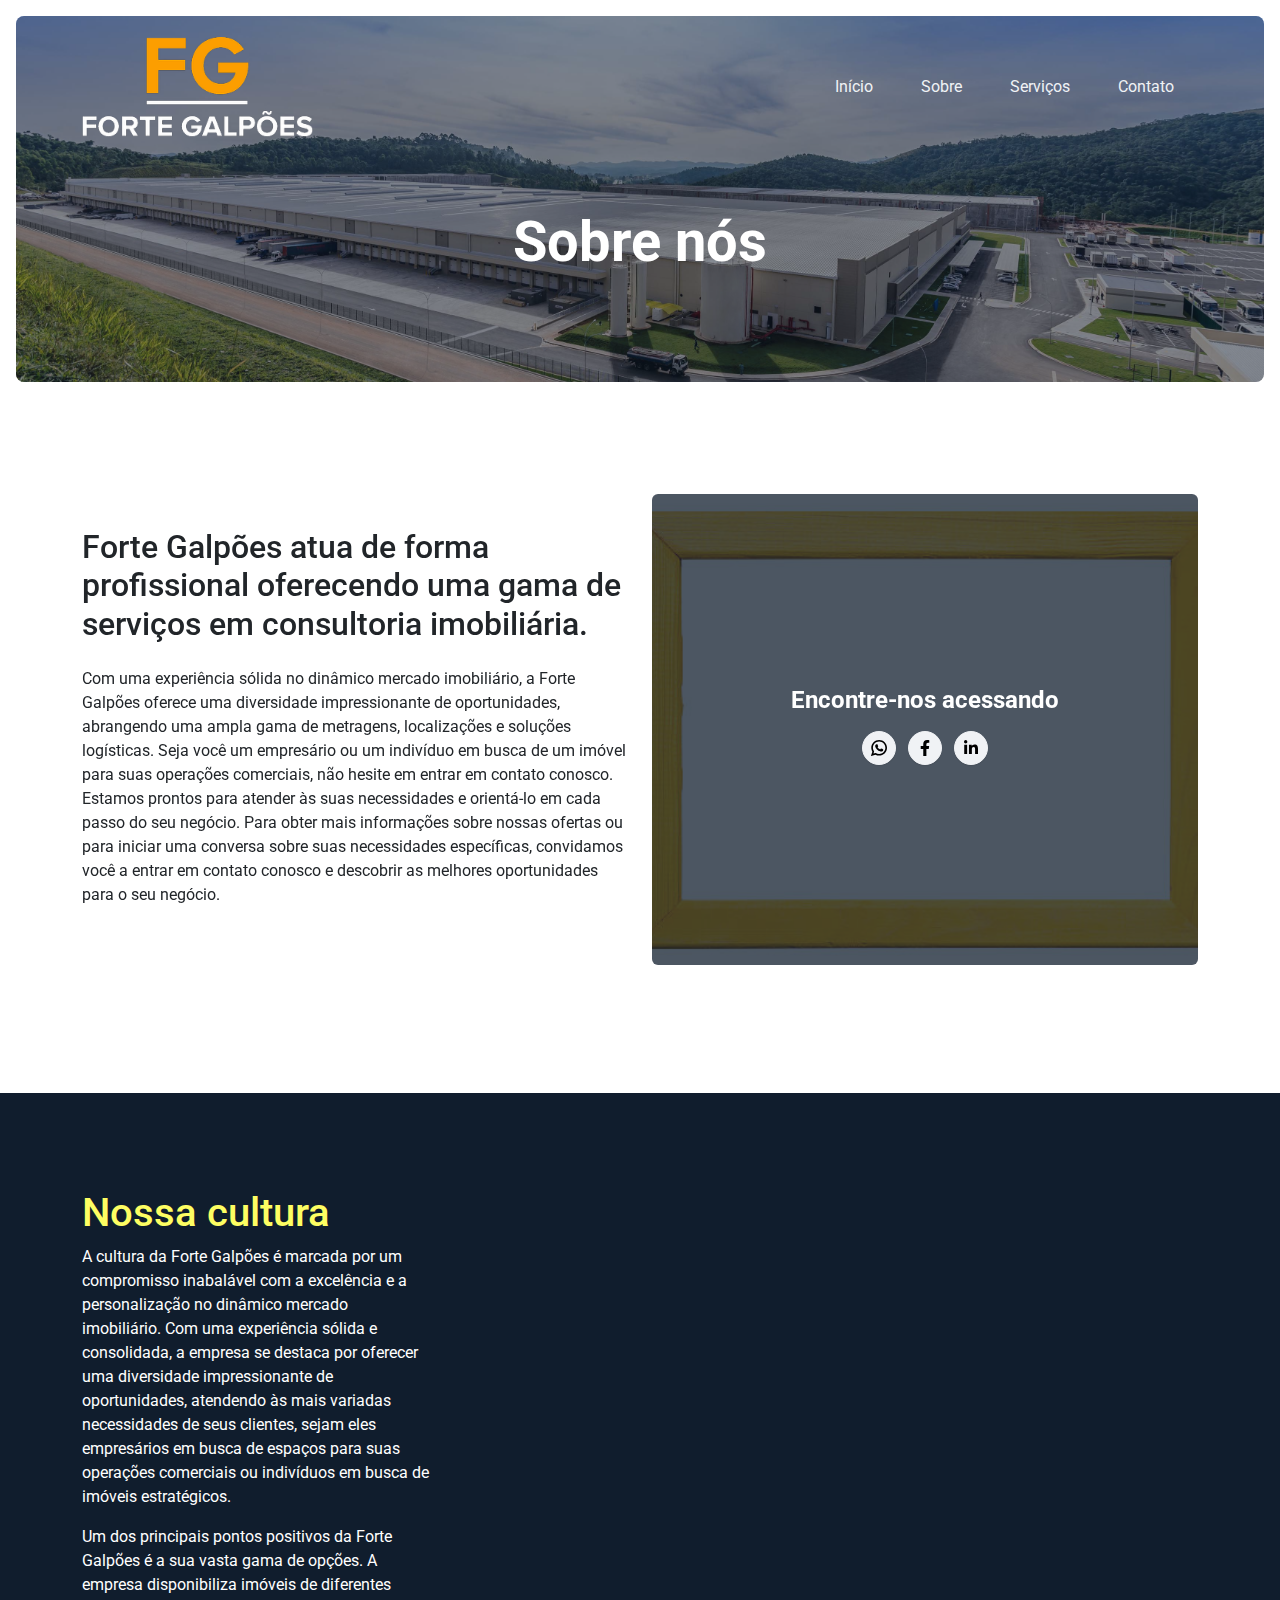
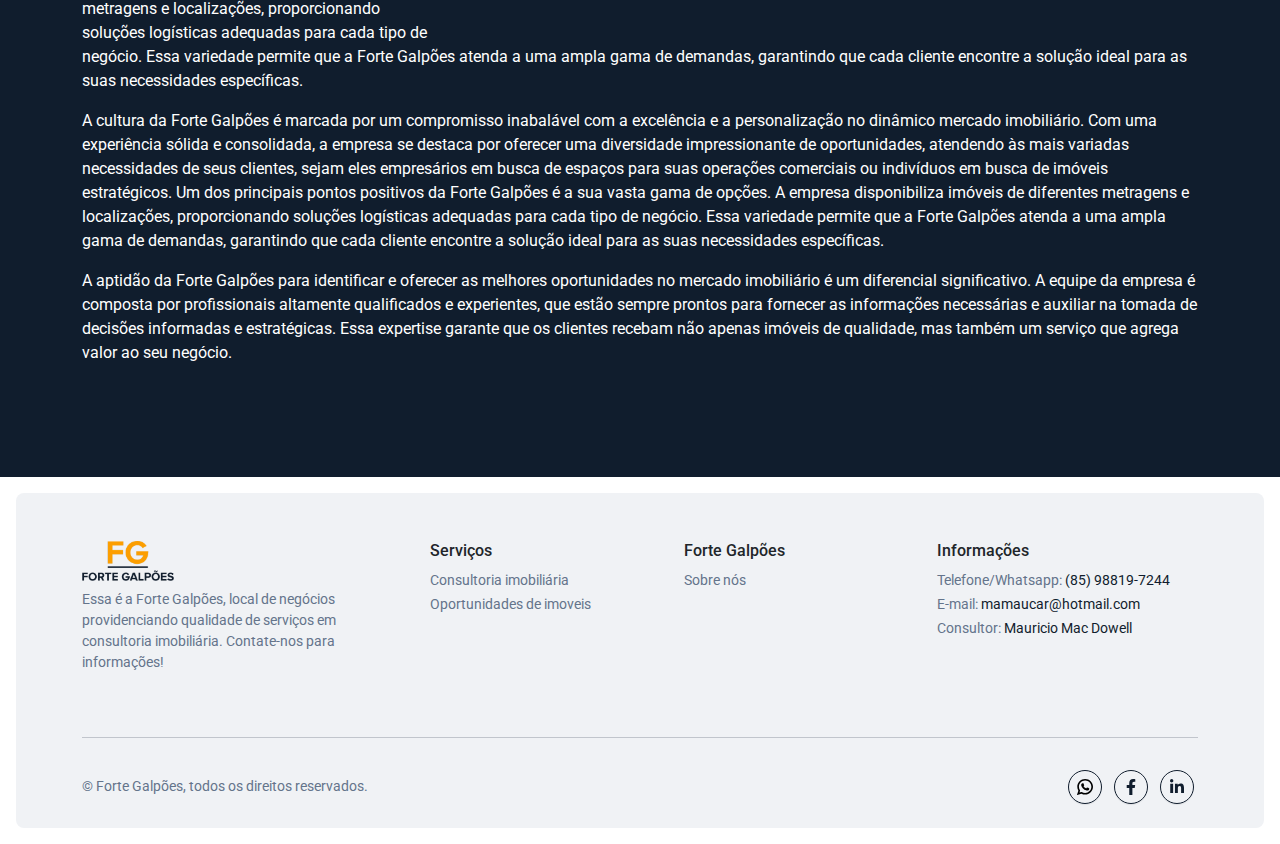
<file: about-us.html>
<!DOCTYPE html>
<html lang="en">
<head>
	<!-- Google tag (gtag.js) -->
	<script async src="https://www.googletagmanager.com/gtag/js?id=AW-16708186660">
	</script>
	<script>
		window.dataLayer = window.dataLayer || [];
		function gtag(){dataLayer.push(arguments);}
		gtag('js', new Date());

		gtag('config', 'AW-16708186660');
	</script>

	<meta charset="utf-8">
	<meta name="viewport" content="width=device-width, initial-scale=1">

	<title>Forte Galpões - Consultoria e oportunidades imobiliárias</title>
	<link rel="icon" href="./assets/logo/fav-icon.png" sizes="32x32">
	<link rel="icon" href="./assets/logo/fav-icon.png" sizes="192x192">
	<link rel="apple-touch-icon" href="./assets/logo/fav-icon.png">

	<link rel="stylesheet" type="text/css" href="./assets/library/glide/css/glide.core.min.css">
	<link rel="stylesheet" type="text/css" href="./assets/library/glide/css/glide.theme.min.css">

	<link rel="stylesheet" type="text/css" href="./assets/library/aos/aos.css">
	<link rel="stylesheet" type="text/css" href="./assets/css/main.min.css">
	<link rel="stylesheet" type="text/css" href="./assets/css/style.css">


</head>
<body>
	
	<!-- header top -->
	<div class="position-relative z-index-5">
		<nav class="navbar navbar-dark navbar-expand-xl position-absolute mt-2 w-100">
			<div class="container">

				<a class="navbar-brand d-flex align-items-center ms-3 ms-sm-0" href="./index.html">
					<img src="./assets/logo/logo.png" height="100" alt="brand">
				</a>

				<button class="navbar-toggler collapsed me-3 me-sm-0" type="button" data-bs-toggle="collapse" data-bs-target="#navbarNav"
				aria-controls="navbarNav" aria-expanded="false" aria-label="Toggle navigation">
					<span class="toggler-icon top-bar"></span>
					<span class="toggler-icon middle-bar"></span>
					<span class="toggler-icon bottom-bar"></span>
				</button>

				<div class="collapse navbar-collapse bg-light bg-xl-transparent px-3 z-index-5 rounded-4 mx-3 mx-sm-0" id="navbarNav">
					<ul class="navbar-nav ms-auto">
						<li class="nav-item">
							<a class="nav-link active text-dark text-xl-light text-primary-hover py-3 px-xl-4" aria-current="page" href="./index.html">Início</a>
						</li>
						<li class="nav-item">
							<a class="nav-link text-dark text-xl-light text-primary-hover py-3 px-xl-4" href="./about-us.html">Sobre</a>
						</li>
						<li class="nav-item">
							<a class="nav-link text-dark text-xl-light text-primary-hover py-3 px-xl-4" href="./services.html">Serviços</a>
						</li>
						<li class="nav-item">
							<a class="nav-link text-dark text-xl-light text-primary-hover py-3 ps-xl-4" href="./contact-us.html">Contato</a>
						</li>
					</ul>
				</div>
			</div>
		</nav>
	</div>


	<!-- header body -->
	<div class="rounded-3 m-1 m-md-2 m-xl-3 d-flex align-items-center pt-7 position-relative">
		<div
			class="position-absolute rounded-3 bg-size-cover top-0 end-0 bottom-0 start-0" 
			style="background: url(./assets/img/bg/bg4.jpg) center center no-repeat;"
			>
		</div>
		<div
			class="position-absolute rounded-3 top-0 end-0 bottom-0 start-0 bg-dark bg-opacity-50" 
			style=""
			>
		</div>
		<header class="container">
			<div class="d-flex min-vh-20 min-vh-md-25 min-vh-xl-30 align-items-center justify-content-center">

				<h1 class="text-white text-center display-4 fw-bold" data-aos="zoom-in" data-aos-duration="3000">
					Sobre nós
				</h1>

			</div>
		</header>

	</div>

	<section class="pt-5 pb-8">
		<div class="container">
			<div class="row align-items-center justify-content-between">
				<div class="col-lg-6 mt-5" data-aos="zoom-in" data-aos-duration="3000">
					<h2>
						Forte Galpões atua de forma profissional oferecendo uma gama de serviços em consultoria imobiliária.
					</h2>
					<div class="my-4">
						Com uma experiência sólida no dinâmico mercado imobiliário, a
						Forte Galpões oferece uma diversidade impressionante de
						oportunidades, abrangendo uma ampla gama de metragens,
						localizações e soluções logísticas. Seja você um empresário ou um indivíduo em
						busca de um imóvel para suas operações comerciais, não hesite em entrar em
						contato conosco. Estamos prontos para atender às suas
						necessidades e orientá-lo em cada passo do seu negócio.
						Para obter mais informações sobre nossas ofertas ou para iniciar
						uma conversa sobre suas necessidades específicas, convidamos
						você a entrar em contato conosco e descobrir as melhores oportunidades para o seu negócio.
					</div>
				</div>

				<div class="col-lg-6 mt-5" data-aos="zoom-in" data-aos-duration="3000">
					<div class="py-6 py-sm-7 py-md-10 position-relative">
						<div class="position-absolute top-0 bottom-0 start-0 end-0 z-index-n2 rounded bg-size-cover" style="background: url(./assets/img/bg/bg20.jpg) center center no-repeat;"></div>
						<div class="position-absolute top-0 bottom-0 start-0 end-0 bg-dark rounded bg-opacity-75 z-index-n1"></div>
						<div>
							<h4 class="text-center text-white fw-bolder">
								Encontre-nos acessando
							</h4>

							<div class="text-center">
								<!-- twitter icon -->
								<!-- <a href="javascript:;"
									class="btn btn-light social my-2 mx-1 p-2 rounded-circle"
									>
									<span class="d-flex justify-content-center align-items-center">
										<svg xmlns="http://www.w3.org/2000/svg" width="16" height="16" fill="currentColor" viewBox="0 0 16 16">
											<path d="M5.026 15c6.038 0 9.341-5.003 9.341-9.334 0-.14 0-.282-.006-.422A6.685 6.685 0 0 0 16 3.542a6.658 6.658 0 0 1-1.889.518 3.301 3.301 0 0 0 1.447-1.817 6.533 6.533 0 0 1-2.087.793A3.286 3.286 0 0 0 7.875 6.03a9.325 9.325 0 0 1-6.767-3.429 3.289 3.289 0 0 0 1.018 4.382A3.323 3.323 0 0 1 .64 6.575v.045a3.288 3.288 0 0 0 2.632 3.218 3.203 3.203 0 0 1-.865.115 3.23 3.23 0 0 1-.614-.057 3.283 3.283 0 0 0 3.067 2.277A6.588 6.588 0 0 1 .78 13.58a6.32 6.32 0 0 1-.78-.045A9.344 9.344 0 0 0 5.026 15z"/>
										</svg>
									</span>
								</a> -->

								<!-- intagram icon -->
								<!-- <a href="javascript:;"
									class="btn btn-light social my-2 mx-1 p-2 rounded-circle"
									>
									<span class="d-flex justify-content-center align-items-center">
										<svg xmlns="http://www.w3.org/2000/svg" width="16" height="16" fill="currentColor" viewBox="0 0 16 16">
								           		<path d="M8 0C5.829 0 5.556.01 4.703.048 3.85.088 3.269.222 2.76.42a3.917 3.917 0 0 0-1.417.923A3.927 3.927 0 0 0 .42 2.76C.222 3.268.087 3.85.048 4.7.01 5.555 0 5.827 0 8.001c0 2.172.01 2.444.048 3.297.04.852.174 1.433.372 1.942.205.526.478.972.923 1.417.444.445.89.719 1.416.923.51.198 1.09.333 1.942.372C5.555 15.99 5.827 16 8 16s2.444-.01 3.298-.048c.851-.04 1.434-.174 1.943-.372a3.916 3.916 0 0 0 1.416-.923c.445-.445.718-.891.923-1.417.197-.509.332-1.09.372-1.942C15.99 10.445 16 10.173 16 8s-.01-2.445-.048-3.299c-.04-.851-.175-1.433-.372-1.941a3.926 3.926 0 0 0-.923-1.417A3.911 3.911 0 0 0 13.24.42c-.51-.198-1.092-.333-1.943-.372C10.443.01 10.172 0 7.998 0h.003zm-.717 1.442h.718c2.136 0 2.389.007 3.232.046.78.035 1.204.166 1.486.275.373.145.64.319.92.599.28.28.453.546.598.92.11.281.24.705.275 1.485.039.843.047 1.096.047 3.231s-.008 2.389-.047 3.232c-.035.78-.166 1.203-.275 1.485a2.47 2.47 0 0 1-.599.919c-.28.28-.546.453-.92.598-.28.11-.704.24-1.485.276-.843.038-1.096.047-3.232.047s-2.39-.009-3.233-.047c-.78-.036-1.203-.166-1.485-.276a2.478 2.478 0 0 1-.92-.598 2.48 2.48 0 0 1-.6-.92c-.109-.281-.24-.705-.275-1.485-.038-.843-.046-1.096-.046-3.233 0-2.136.008-2.388.046-3.231.036-.78.166-1.204.276-1.486.145-.373.319-.64.599-.92.28-.28.546-.453.92-.598.282-.11.705-.24 1.485-.276.738-.034 1.024-.044 2.515-.045v.002zm4.988 1.328a.96.96 0 1 0 0 1.92.96.96 0 0 0 0-1.92zm-4.27 1.122a4.109 4.109 0 1 0 0 8.217 4.109 4.109 0 0 0 0-8.217zm0 1.441a2.667 2.667 0 1 1 0 5.334 2.667 2.667 0 0 1 0-5.334z"/>
								          </svg>
									</span>
								</a> -->

								<!-- whatsapp icon -->
								<a href="https://wa.me/5585988197244?text=Ol%C3%A1%21++Visitei+o+seu+site+e+fiquei+bastante+interessado+nas+suas+ofertas+imobili%C3%A1rias.+Gostaria+de+obter+mais+informa%C3%A7%C3%B5es+detalhadas+sobre+as+propriedades+dispon%C3%ADveis+e+conhecer+melhor+como+voc%C3%AAs+podem+me+auxiliar+no+processo+de+encontrar+a+minha+pr%C3%B3xima+casa+ou+investimento+imobili%C3%A1rio.++Agrade%C3%A7o+antecipadamente+pela+sua+aten%C3%A7%C3%A3o+e+estou+ansioso+para+a+sua+resposta."
									class="btn btn-light social my-2 mx-1 p-2 rounded-circle"
									>
									<span class="d-flex justify-content-center align-items-center">
										<svg fill="#000000" height="16" width="16" version="1.1" id="Layer_1" xmlns="http://www.w3.org/2000/svg" xmlns:xlink="http://www.w3.org/1999/xlink" 
												viewBox="0 0 308 308" xml:space="preserve">
											<g id="XMLID_468_">
												<path id="XMLID_469_" d="M227.904,176.981c-0.6-0.288-23.054-11.345-27.044-12.781c-1.629-0.585-3.374-1.156-5.23-1.156
													c-3.032,0-5.579,1.511-7.563,4.479c-2.243,3.334-9.033,11.271-11.131,13.642c-0.274,0.313-0.648,0.687-0.872,0.687
													c-0.201,0-3.676-1.431-4.728-1.888c-24.087-10.463-42.37-35.624-44.877-39.867c-0.358-0.61-0.373-0.887-0.376-0.887
													c0.088-0.323,0.898-1.135,1.316-1.554c1.223-1.21,2.548-2.805,3.83-4.348c0.607-0.731,1.215-1.463,1.812-2.153
													c1.86-2.164,2.688-3.844,3.648-5.79l0.503-1.011c2.344-4.657,0.342-8.587-0.305-9.856c-0.531-1.062-10.012-23.944-11.02-26.348
													c-2.424-5.801-5.627-8.502-10.078-8.502c-0.413,0,0,0-1.732,0.073c-2.109,0.089-13.594,1.601-18.672,4.802
													c-5.385,3.395-14.495,14.217-14.495,33.249c0,17.129,10.87,33.302,15.537,39.453c0.116,0.155,0.329,0.47,0.638,0.922
													c17.873,26.102,40.154,45.446,62.741,54.469c21.745,8.686,32.042,9.69,37.896,9.69c0.001,0,0.001,0,0.001,0
													c2.46,0,4.429-0.193,6.166-0.364l1.102-0.105c7.512-0.666,24.02-9.22,27.775-19.655c2.958-8.219,3.738-17.199,1.77-20.458
													C233.168,179.508,230.845,178.393,227.904,176.981z"/>
												<path id="XMLID_470_" d="M156.734,0C73.318,0,5.454,67.354,5.454,150.143c0,26.777,7.166,52.988,20.741,75.928L0.212,302.716
													c-0.484,1.429-0.124,3.009,0.933,4.085C1.908,307.58,2.943,308,4,308c0.405,0,0.813-0.061,1.211-0.188l79.92-25.396
													c21.87,11.685,46.588,17.853,71.604,17.853C240.143,300.27,308,232.923,308,150.143C308,67.354,240.143,0,156.734,0z
													M156.734,268.994c-23.539,0-46.338-6.797-65.936-19.657c-0.659-0.433-1.424-0.655-2.194-0.655c-0.407,0-0.815,0.062-1.212,0.188
													l-40.035,12.726l12.924-38.129c0.418-1.234,0.209-2.595-0.561-3.647c-14.924-20.392-22.813-44.485-22.813-69.677
													c0-65.543,53.754-118.867,119.826-118.867c66.064,0,119.812,53.324,119.812,118.867
													C276.546,215.678,222.799,268.994,156.734,268.994z"/>
											</g>
										</svg>
									</span>	
								</a>
								
								<!-- facebook icon -->
								<a href="https://www.facebook.com/mauricio.macdowell.16"
									class="btn btn-light social my-2 mx-1 p-2 rounded-circle"
									>
									<span class="d-flex justify-content-center align-items-center">
										<svg xmlns="http://www.w3.org/2000/svg" width="16" height="16" fill="currentColor" viewBox="0 0 320 512">
											<path d="M279.14 288l14.22-92.66h-88.91v-60.13c0-25.35 12.42-50.06 52.24-50.06h40.42V6.26S260.43 0 225.36 0c-73.22 0-121.08 44.38-121.08 124.72v70.62H22.89V288h81.39v224h100.17V288z"/>
										</svg>
									</span>	
								</a>

								<!-- linkedIn icon -->
								<a href="https://www.linkedin.com/in/mauricio-mac-dowell-8a3b5a40/"
									class="btn btn-light social my-2 mx-1 p-2 rounded-circle"
									>
									<span class="d-flex justify-content-center align-items-center">
										<svg xmlns="http://www.w3.org/2000/svg" width="16" height="16" fill="currentColor" viewBox="0 0 448 512">
											<path d="M100.28 448H7.4V148.9h92.88zM53.79 108.1C24.09 108.1 0 83.5 0 53.8a53.79 53.79 0 0 1 107.58 0c0 29.7-24.1 54.3-53.79 54.3zM447.9 448h-92.68V302.4c0-34.7-.7-79.2-48.29-79.2-48.29 0-55.69 37.7-55.69 76.7V448h-92.78V148.9h89.08v40.8h1.3c12.4-23.5 42.69-48.3 87.88-48.3 94 0 111.28 61.9 111.28 142.3V448z"/>
										</svg>
									</span>
								</a>

							</div>
						</div>
					</div>
				</div>
			</div>		
		</div>
	</section>

	<!-- Our Culture -->
	<section class="pb-3 py-lg-7 bg-dark text-white">
		<div class="container">
			<div class="clearfix">
				<div class="col-12 col-lg-8 float-md-end pt-3 pt-lg-5 pb-3 ms-md-4" data-aos="zoom-in" data-aos-duration="3000">
					<div class="py-8 py-md-10 position-relative">
						<div class="position-absolute top-0 bottom-0 start-0 end-0 rounded bg-size-cover" style="background: url(./assets/img/bg/bg8.jpg) center center no-repeat; object-fit: cover;"></div>
					</div>
				</div>
				<div>
					<h2 class="h1 text-info">
						Nossa cultura
					</h2>
					<p>
						A cultura da Forte Galpões é marcada por um compromisso inabalável com a excelência e a personalização no dinâmico mercado imobiliário. Com uma experiência sólida e consolidada, a empresa se destaca por oferecer uma diversidade impressionante de oportunidades, atendendo às mais variadas necessidades de seus clientes, sejam eles empresários em busca de espaços para suas operações comerciais ou indivíduos em busca de imóveis estratégicos.					</p>
				</div>
				<div>
					<p>
						Um dos principais pontos positivos da Forte Galpões é a sua vasta gama de opções. A empresa disponibiliza imóveis de diferentes metragens e localizações, proporcionando soluções logísticas adequadas para cada tipo de negócio. Essa variedade permite que a Forte Galpões atenda a uma ampla gama de demandas, garantindo que cada cliente encontre a solução ideal para as suas necessidades específicas.					</p>
					<p>

						A cultura da Forte Galpões é marcada por um compromisso inabalável com a excelência e a personalização no dinâmico mercado imobiliário. Com uma experiência sólida e consolidada, a empresa se destaca por oferecer uma diversidade impressionante de oportunidades, atendendo às mais variadas necessidades de seus clientes, sejam eles empresários em busca de espaços para suas operações comerciais ou indivíduos em busca de imóveis estratégicos.

						Um dos principais pontos positivos da Forte Galpões é a sua vasta gama de opções. A empresa disponibiliza imóveis de diferentes metragens e localizações, proporcionando soluções logísticas adequadas para cada tipo de negócio. Essa variedade permite que a Forte Galpões atenda a uma ampla gama de demandas, garantindo que cada cliente encontre a solução ideal para as suas necessidades específicas.
						
					<p>
						A aptidão da Forte Galpões para identificar e oferecer as melhores oportunidades no mercado imobiliário é um diferencial significativo. A equipe da empresa é composta por profissionais altamente qualificados e experientes, que estão sempre prontos para fornecer as informações necessárias e auxiliar na tomada de decisões informadas e estratégicas. Essa expertise garante que os clientes recebam não apenas imóveis de qualidade, mas também um serviço que agrega valor ao seu negócio.
					</p>
				</div>
			</div>
		</div>
	</section>

	<!-- Footer 1 -->
	<footer class="bg-light m-1 m-md-2 m-xl-3 rounded-3">
		<div class="container">
			<div class="row py-5 justify-content-between">
				<div class="col-12 col-lg-3">
					<div>
						<a class="navbar-brand d-flex align-items-center" href="./index.html">
							<img alt="this is an image" src="./assets/logo/logo_footer.png" height="40">
						</a>
					</div>

					<p class="mt-2 text-gray small">
						Essa é a Forte Galpões, local de negócios providenciando qualidade de serviços em consultoria imobiliária. Contate-nos para informações!
					</p>
				</div>

				<div class="col-12 col-md-3 col-lg-2">
					<h6 class="mt-3 mt-lg-0">Serviços</h6>
					<div>
						<a href="./services.html" class="text-decoration-none text-gray small">Consultoria imobiliária</a>
					</div>
					<div>
						<a href="./services.html" class="text-decoration-none text-gray small">Oportunidades de imoveis</a>
					</div>
					<!-- <div>
						<a href="./services.html" class="text-decoration-none text-gray small">Análise e documentação</a>
					</div> -->
				</div>

				<div class="col-12 col-md-3 col-lg-2">
					<h6 class="mt-3 mt-lg-0">Forte Galpões</h6>
					<div>
						<a href="./about-us.html" class="text-decoration-none text-gray small">Sobre nós</a>
					</div>
					<!-- <div>
						<a href="./blog-author.html" class="text-decoration-none text-gray small">Our CEO</a>
					</div> 
					<div>
						<a href="./terms-conditions.html" class="text-decoration-none text-gray small">Termos &amp; Condições</a>
					</div> -->
				</div>

				<div class="col-12 col-md-3 col-lg-3">
					<h6 class="mt-3 mt-lg-0">Informações</h6>
					<div>
						<a href="javascript:;" class="text-gray small">Telefone/Whatsapp: <span class="text-dark">(85) 98819-7244</span></a>
					</div>
					<div>
						<a href="javascript:;" class="text-gray small">E-mail: <span class="text-dark">mamaucar@hotmail.com</span></a>
					</div>
					<div>
						<a href="javascript:;" class="text-gray small">Consultor: <span class="text-dark">Mauricio Mac Dowell</span></a>
					</div>
				</div>
			</div>

			<hr class="border-secondary my-0 opacity-25">

			<div class="d-flex justify-content-between align-items-center flex-wrap pt-3 pb-4">
				<div class="order-last order-md-first text-gray small mt-3">
					&copy; Forte Galpões, todos os direitos reservados.
				</div>

				<div class="order-first order-md-last mt-3">
					<!-- twitter icon -->
					<!-- <a href="javascript:;"
						class="btn btn-outline-dark social p-2 rounded-circle"
						>
						<span class="d-flex justify-content-center align-items-center">
							<svg xmlns="http://www.w3.org/2000/svg" width="16" height="16" fill="currentColor" viewBox="0 0 16 16">
								<path d="M5.026 15c6.038 0 9.341-5.003 9.341-9.334 0-.14 0-.282-.006-.422A6.685 6.685 0 0 0 16 3.542a6.658 6.658 0 0 1-1.889.518 3.301 3.301 0 0 0 1.447-1.817 6.533 6.533 0 0 1-2.087.793A3.286 3.286 0 0 0 7.875 6.03a9.325 9.325 0 0 1-6.767-3.429 3.289 3.289 0 0 0 1.018 4.382A3.323 3.323 0 0 1 .64 6.575v.045a3.288 3.288 0 0 0 2.632 3.218 3.203 3.203 0 0 1-.865.115 3.23 3.23 0 0 1-.614-.057 3.283 3.283 0 0 0 3.067 2.277A6.588 6.588 0 0 1 .78 13.58a6.32 6.32 0 0 1-.78-.045A9.344 9.344 0 0 0 5.026 15z"/>
							</svg>
						</span>
					</a> -->

					<!-- intagram icon -->
					<!-- <a href="javascript:;"
						class="btn btn-outline-dark social mx-1 p-2 rounded-circle"
						>
						<span class="d-flex justify-content-center align-items-center">
							<svg xmlns="http://www.w3.org/2000/svg" width="16" height="16" fill="currentColor" viewBox="0 0 16 16">
					           		<path d="M8 0C5.829 0 5.556.01 4.703.048 3.85.088 3.269.222 2.76.42a3.917 3.917 0 0 0-1.417.923A3.927 3.927 0 0 0 .42 2.76C.222 3.268.087 3.85.048 4.7.01 5.555 0 5.827 0 8.001c0 2.172.01 2.444.048 3.297.04.852.174 1.433.372 1.942.205.526.478.972.923 1.417.444.445.89.719 1.416.923.51.198 1.09.333 1.942.372C5.555 15.99 5.827 16 8 16s2.444-.01 3.298-.048c.851-.04 1.434-.174 1.943-.372a3.916 3.916 0 0 0 1.416-.923c.445-.445.718-.891.923-1.417.197-.509.332-1.09.372-1.942C15.99 10.445 16 10.173 16 8s-.01-2.445-.048-3.299c-.04-.851-.175-1.433-.372-1.941a3.926 3.926 0 0 0-.923-1.417A3.911 3.911 0 0 0 13.24.42c-.51-.198-1.092-.333-1.943-.372C10.443.01 10.172 0 7.998 0h.003zm-.717 1.442h.718c2.136 0 2.389.007 3.232.046.78.035 1.204.166 1.486.275.373.145.64.319.92.599.28.28.453.546.598.92.11.281.24.705.275 1.485.039.843.047 1.096.047 3.231s-.008 2.389-.047 3.232c-.035.78-.166 1.203-.275 1.485a2.47 2.47 0 0 1-.599.919c-.28.28-.546.453-.92.598-.28.11-.704.24-1.485.276-.843.038-1.096.047-3.232.047s-2.39-.009-3.233-.047c-.78-.036-1.203-.166-1.485-.276a2.478 2.478 0 0 1-.92-.598 2.48 2.48 0 0 1-.6-.92c-.109-.281-.24-.705-.275-1.485-.038-.843-.046-1.096-.046-3.233 0-2.136.008-2.388.046-3.231.036-.78.166-1.204.276-1.486.145-.373.319-.64.599-.92.28-.28.546-.453.92-.598.282-.11.705-.24 1.485-.276.738-.034 1.024-.044 2.515-.045v.002zm4.988 1.328a.96.96 0 1 0 0 1.92.96.96 0 0 0 0-1.92zm-4.27 1.122a4.109 4.109 0 1 0 0 8.217 4.109 4.109 0 0 0 0-8.217zm0 1.441a2.667 2.667 0 1 1 0 5.334 2.667 2.667 0 0 1 0-5.334z"/>
					          </svg>
						</span>
					</a> -->

					<!-- whatsapp icon -->
					<a href="https://wa.me/5585988197244?text=Ol%C3%A1%21++Visitei+o+seu+site+e+fiquei+bastante+interessado+nas+suas+ofertas+imobili%C3%A1rias.+Gostaria+de+obter+mais+informa%C3%A7%C3%B5es+detalhadas+sobre+as+propriedades+dispon%C3%ADveis+e+conhecer+melhor+como+voc%C3%AAs+podem+me+auxiliar+no+processo+de+encontrar+a+minha+pr%C3%B3xima+casa+ou+investimento+imobili%C3%A1rio.++Agrade%C3%A7o+antecipadamente+pela+sua+aten%C3%A7%C3%A3o+e+estou+ansioso+para+a+sua+resposta."
						class="btn btn-outline-dark social mx-1 p-2 rounded-circle"
						>
						<span class="d-flex justify-content-center align-items-center">
							<svg fill="#000000" height="16" width="16" version="1.1" id="Layer_1" xmlns="http://www.w3.org/2000/svg" xmlns:xlink="http://www.w3.org/1999/xlink" 
									viewBox="0 0 308 308" xml:space="preserve">
								<g id="XMLID_468_">
									<path id="XMLID_469_" d="M227.904,176.981c-0.6-0.288-23.054-11.345-27.044-12.781c-1.629-0.585-3.374-1.156-5.23-1.156
										c-3.032,0-5.579,1.511-7.563,4.479c-2.243,3.334-9.033,11.271-11.131,13.642c-0.274,0.313-0.648,0.687-0.872,0.687
										c-0.201,0-3.676-1.431-4.728-1.888c-24.087-10.463-42.37-35.624-44.877-39.867c-0.358-0.61-0.373-0.887-0.376-0.887
										c0.088-0.323,0.898-1.135,1.316-1.554c1.223-1.21,2.548-2.805,3.83-4.348c0.607-0.731,1.215-1.463,1.812-2.153
										c1.86-2.164,2.688-3.844,3.648-5.79l0.503-1.011c2.344-4.657,0.342-8.587-0.305-9.856c-0.531-1.062-10.012-23.944-11.02-26.348
										c-2.424-5.801-5.627-8.502-10.078-8.502c-0.413,0,0,0-1.732,0.073c-2.109,0.089-13.594,1.601-18.672,4.802
										c-5.385,3.395-14.495,14.217-14.495,33.249c0,17.129,10.87,33.302,15.537,39.453c0.116,0.155,0.329,0.47,0.638,0.922
										c17.873,26.102,40.154,45.446,62.741,54.469c21.745,8.686,32.042,9.69,37.896,9.69c0.001,0,0.001,0,0.001,0
										c2.46,0,4.429-0.193,6.166-0.364l1.102-0.105c7.512-0.666,24.02-9.22,27.775-19.655c2.958-8.219,3.738-17.199,1.77-20.458
										C233.168,179.508,230.845,178.393,227.904,176.981z"/>
									<path id="XMLID_470_" d="M156.734,0C73.318,0,5.454,67.354,5.454,150.143c0,26.777,7.166,52.988,20.741,75.928L0.212,302.716
										c-0.484,1.429-0.124,3.009,0.933,4.085C1.908,307.58,2.943,308,4,308c0.405,0,0.813-0.061,1.211-0.188l79.92-25.396
										c21.87,11.685,46.588,17.853,71.604,17.853C240.143,300.27,308,232.923,308,150.143C308,67.354,240.143,0,156.734,0z
										M156.734,268.994c-23.539,0-46.338-6.797-65.936-19.657c-0.659-0.433-1.424-0.655-2.194-0.655c-0.407,0-0.815,0.062-1.212,0.188
										l-40.035,12.726l12.924-38.129c0.418-1.234,0.209-2.595-0.561-3.647c-14.924-20.392-22.813-44.485-22.813-69.677
										c0-65.543,53.754-118.867,119.826-118.867c66.064,0,119.812,53.324,119.812,118.867
										C276.546,215.678,222.799,268.994,156.734,268.994z"/>
								</g>
							</svg>
						</span>	
					</a>

					<!-- facebook icon -->
					<a href="https://www.facebook.com/mauricio.macdowell.16"
						class="btn btn-outline-dark social mx-1 p-2 rounded-circle"
						>
						<span class="d-flex justify-content-center align-items-center">
							<svg xmlns="http://www.w3.org/2000/svg" width="16" height="16" fill="currentColor" viewBox="0 0 320 512">
								<path d="M279.14 288l14.22-92.66h-88.91v-60.13c0-25.35 12.42-50.06 52.24-50.06h40.42V6.26S260.43 0 225.36 0c-73.22 0-121.08 44.38-121.08 124.72v70.62H22.89V288h81.39v224h100.17V288z"/>
							</svg>
						</span>
					</a>

					<!-- linkedIn icon -->
					<a href="https://www.facebook.com/mauricio.macdowell.16"
						class="btn btn-outline-dark social mx-1 p-2 rounded-circle"
						>
						<span class="d-flex justify-content-center align-items-center">
							<svg xmlns="http://www.w3.org/2000/svg" width="16" height="16" fill="currentColor" viewBox="0 0 448 512">
								<path d="M100.28 448H7.4V148.9h92.88zM53.79 108.1C24.09 108.1 0 83.5 0 53.8a53.79 53.79 0 0 1 107.58 0c0 29.7-24.1 54.3-53.79 54.3zM447.9 448h-92.68V302.4c0-34.7-.7-79.2-48.29-79.2-48.29 0-55.69 37.7-55.69 76.7V448h-92.78V148.9h89.08v40.8h1.3c12.4-23.5 42.69-48.3 87.88-48.3 94 0 111.28 61.9 111.28 142.3V448z"/>
							</svg>
						</span>
					</a>

					<!-- youtube icon -->
					<!-- <a href="javascript:;"
						class="btn btn-outline-dark social p-2 rounded-circle"
						>
						<span class="d-flex justify-content-center align-items-center">
							<svg xmlns="http://www.w3.org/2000/svg" width="16" height="16" fill="currentColor" viewBox="0 0 16 16">
								<path d="M8.051 1.999h.089c.822.003 4.987.033 6.11.335a2.01 2.01 0 0 1 1.415 1.42c.101.38.172.883.22 1.402l.01.104.022.26.008.104c.065.914.073 1.77.074 1.957v.075c-.001.194-.01 1.108-.082 2.06l-.008.105-.009.104c-.05.572-.124 1.14-.235 1.558a2.007 2.007 0 0 1-1.415 1.42c-1.16.312-5.569.334-6.18.335h-.142c-.309 0-1.587-.006-2.927-.052l-.17-.006-.087-.004-.171-.007-.171-.007c-1.11-.049-2.167-.128-2.654-.26a2.007 2.007 0 0 1-1.415-1.419c-.111-.417-.185-.986-.235-1.558L.09 9.82l-.008-.104A31.4 31.4 0 0 1 0 7.68v-.123c.002-.215.01-.958.064-1.778l.007-.103.003-.052.008-.104.022-.26.01-.104c.048-.519.119-1.023.22-1.402a2.007 2.007 0 0 1 1.415-1.42c.487-.13 1.544-.21 2.654-.26l.17-.007.172-.006.086-.003.171-.007A99.788 99.788 0 0 1 7.858 2h.193zM6.4 5.209v4.818l4.157-2.408L6.4 5.209z"/>
							</svg>
						</span>
					</a> -->
				</div>
			</div>
		</div>
	</footer>

	<!-- Button back to top -->
	<button
	    type="button"
	    class="btn btn-primary btn-back-to-top rounded-circle justify-content-center align-items-center z-index-4"
		>
			<i>
			<svg xmlns="http://www.w3.org/2000/svg" width="1.7rem" height="1.7rem" fill="currentColor" class="bi bi-arrow-up-short" viewBox="0 0 16 16">
				<path fill-rule="evenodd" d="M8 12a.5.5 0 0 0 .5-.5V5.707l2.146 2.147a.5.5 0 0 0 .708-.708l-3-3a.5.5 0 0 0-.708 0l-3 3a.5.5 0 1 0 .708.708L7.5 5.707V11.5a.5.5 0 0 0 .5.5z"/>
			</svg>
			</i>
	</button>

	<script src="./assets/library/bootstrap/js/bootstrap.bundle.min.js"></script>
	<script src="./assets/library/aos/aos.js"></script>
	<script src="./assets/library/glide/glide.min.js"></script>
	<script src="./assets/js/scripts.js"></script>
	

</body>
</html>
</file>
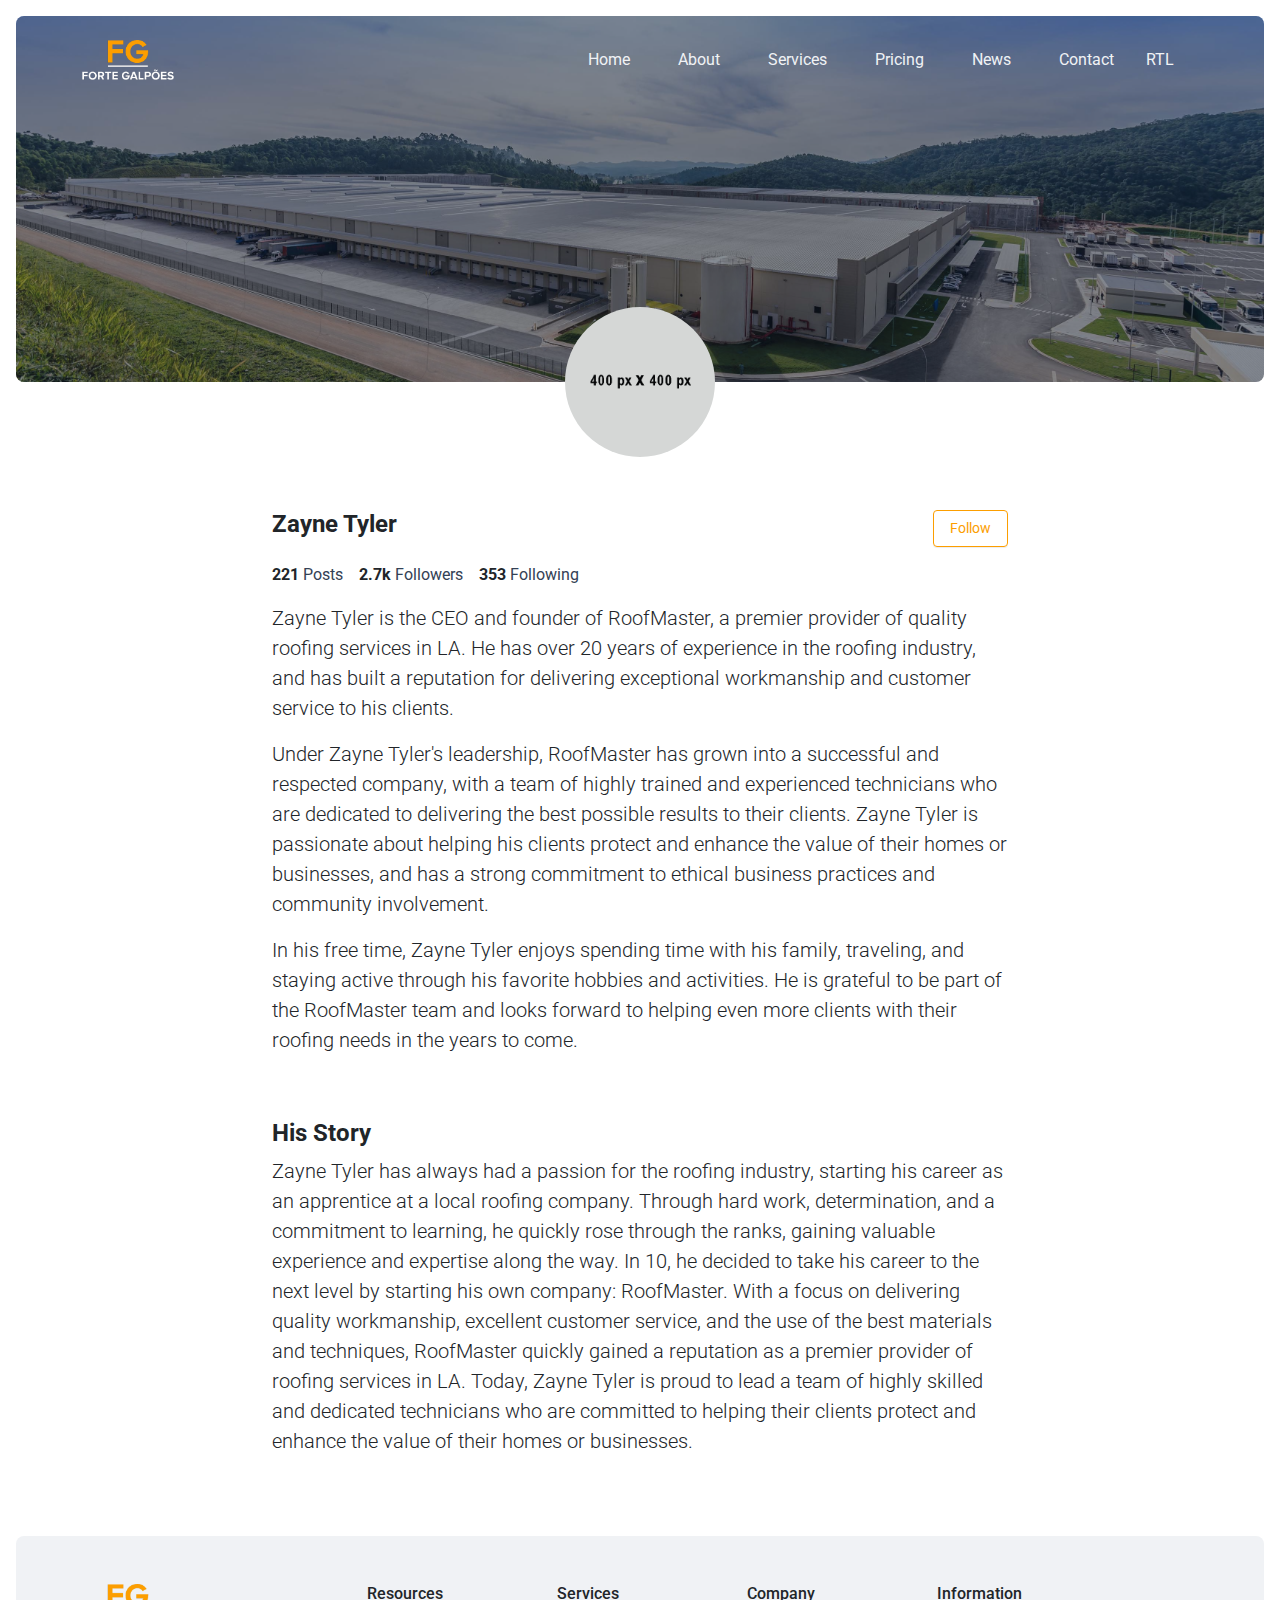
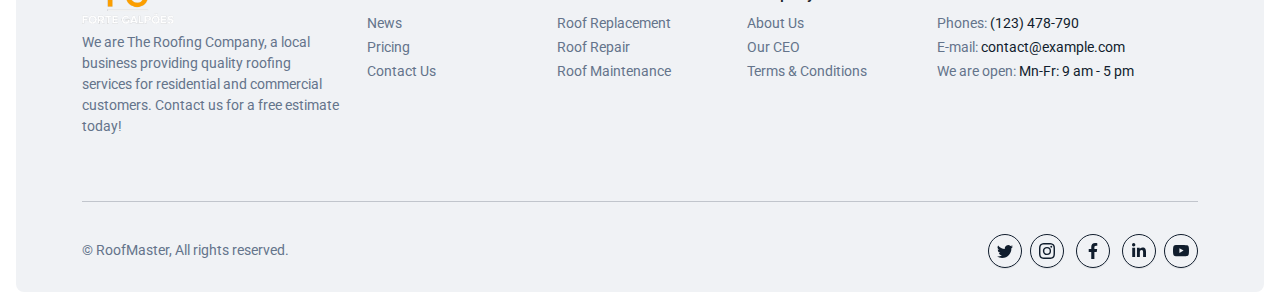
<file: blog-author.html>
<!DOCTYPE html>
<html lang="en">
<head>
	<meta charset="utf-8">
	<meta name="viewport" content="width=device-width, initial-scale=1">

	<title>RoofMaster - Elevate Your Roofing Business with this HTML Template</title>
	<link rel="icon" href="./assets/logo/fav-icon.png" sizes="32x32">
	<link rel="icon" href="./assets/logo/fav-icon.png" sizes="192x192">
	<link rel="apple-touch-icon" href="./assets/logo/fav-icon.png">

	<link rel="stylesheet" type="text/css" href="./assets/library/aos/aos.css">
	<link rel="stylesheet" type="text/css" href="./assets/css/main.min.css">
	<link rel="stylesheet" type="text/css" href="./assets/css/style.css">

</head>
<body>
	
	<!-- header top -->
	<div class="position-relative z-index-5">
		<nav class="navbar navbar-dark navbar-expand-xl position-absolute mt-2 w-100">
			<div class="container">

				<a class="navbar-brand d-flex align-items-center ms-3 ms-sm-0" href="./index.html">
					<img src="./assets/logo/logo.png" height="40" alt="brand">
				</a>

				<button class="navbar-toggler collapsed me-3 me-sm-0" type="button" data-bs-toggle="collapse" data-bs-target="#navbarNav"
				aria-controls="navbarNav" aria-expanded="false" aria-label="Toggle navigation">
					<span class="toggler-icon top-bar"></span>
					<span class="toggler-icon middle-bar"></span>
					<span class="toggler-icon bottom-bar"></span>
				</button>

				<div class="collapse navbar-collapse bg-light bg-xl-transparent px-3 z-index-5 rounded-4 mx-3 mx-sm-0" id="navbarNav">
					<ul class="navbar-nav ms-auto">
						<li class="nav-item">
							<a class="nav-link active text-dark text-xl-light text-primary-hover py-3 px-xl-4" aria-current="page" href="./index.html">Home</a>
						</li>
						<li class="nav-item">
							<a class="nav-link text-dark text-xl-light text-primary-hover py-3 px-xl-4" href="./about-us.html">About</a>
						</li>
						<li class="nav-item">
							<a class="nav-link text-dark text-xl-light text-primary-hover py-3 px-xl-4" href="./services.html">Services</a>
						</li>
						<li class="nav-item">
							<a class="nav-link text-dark text-xl-light text-primary-hover py-3 px-xl-4" href="./pricing.html">Pricing</a>
						</li>
						<li class="nav-item">
							<a class="nav-link text-dark text-xl-light text-primary-hover py-3 px-xl-4" href="./blog.html">News</a>
						</li>
						<li class="nav-item">
							<a class="nav-link text-dark text-xl-light text-primary-hover py-3 ps-xl-4" href="./contact-us.html">Contact</a>
						</li>
						<li class="nav-item">
							<a class="nav-link text-dark text-xl-light text-primary-hover py-3 ps-xl-4" href="./index-rtl.html">RTL</a>
						</li>
					</ul>
				</div>
			</div>
		</nav>
	</div>


	<!-- header body -->
	<div class="rounded-3 m-1 m-md-2 m-xl-3 d-flex align-items-center pt-7 position-relative">
		<div
			class="position-absolute rounded-3 bg-size-cover top-0 end-0 bottom-0 start-0" 
			style="background: url(./assets/img/bg/bg4.jpg) center center no-repeat;"
			>
		</div>
		<div
			class="position-absolute rounded-3 top-0 end-0 bottom-0 start-0 bg-dark bg-opacity-50" 
			style=""
			>
		</div>
		<header class="container">
			<div class="d-flex min-vh-20 min-vh-md-25 min-vh-xl-30 align-items-center justify-content-center">
			</div>
		</header>

	</div>

	<div class="position-relative mb-8 mt-n3" data-aos="fade-down" data-aos-duration="3000">
		<img 
			src="./assets/img/team/t1.jpg" width="150" 
			class="rounded-circle img-fluid position-absolute start-50 translate-middle" 
			alt="team" 
			>
	</div>

	<section class="pt-3 pt-7 pb-5">
		<div class="container">
			<div class="row justify-content-center">
				<div class="col-11 col-lg-8">
					<div class="d-flex justify-content-between">
						<h4 class="fw-bold">
							Zayne Tyler
						</h4>

						<button class="btn btn-outline-primary btn-sm px-3 small">
							Follow
						</button>
					</div>

					<div class="d-flex my-3">
						<span class="me-3">
							<span class="fw-bold">221</span>
							<span class="text-secondary">Posts</span>
						</span>

						<span class="me-3">
							<span class="fw-bold">2.7k</span>
							<span class="text-secondary">Followers</span>
						</span>

						<span class="me-3">
							<span class="fw-bold">353</span>
							<span class="text-secondary">Following</span>
						</span>
					</div>

					<p class="lead">
						Zayne Tyler is the CEO and founder of RoofMaster, a premier provider of quality roofing services in LA. He has over 20 years of experience in the roofing industry, and has built a reputation for delivering exceptional workmanship and customer service to his clients.
					</p>
					<p class="lead">
						Under Zayne Tyler's leadership, RoofMaster has grown into a successful and respected company, with a team of highly trained and experienced technicians who are dedicated to delivering the best possible results to their clients. Zayne Tyler is passionate about helping his clients protect and enhance the value of their homes or businesses, and has a strong commitment to ethical business practices and community involvement.
					</p>
					<p class="lead">
						In his free time, Zayne Tyler enjoys spending time with his family, traveling, and staying active through his favorite hobbies and activities. He is grateful to be part of the RoofMaster team and looks forward to helping even more clients with their roofing needs in the years to come.
					</p>
				</div>
			</div>
		</div>
	</section>

	<section>
		<div class="container pb-5">
			<div class="row justify-content-center">
				<div class="col-11 col-lg-8">
					<h4 class="fw-bold">
						His Story
					</h4>

					<p class="lead">
						Zayne Tyler has always had a passion for the roofing industry, starting his career as an apprentice at a local roofing company. Through hard work, determination, and a commitment to learning, he quickly rose through the ranks, gaining valuable experience and expertise along the way. In 10, he decided to take his career to the next level by starting his own company: RoofMaster. With a focus on delivering quality workmanship, excellent customer service, and the use of the best materials and techniques, RoofMaster quickly gained a reputation as a premier provider of roofing services in LA. Today, Zayne Tyler is proud to lead a team of highly skilled and dedicated technicians who are committed to helping their clients protect and enhance the value of their homes or businesses.
					</p>
				
				</div>
			</div>
		</div>
	</section>
	

	<!-- Footer 1 -->
	<footer class="bg-light m-1 m-md-2 m-xl-3 rounded-3">
		<div class="container">
			<div class="row py-5 justify-content-between">
				<div class="col-12 col-lg-3">
					<div>
						<a class="navbar-brand d-flex align-items-center" href="./index.html">
							<img src="./assets/logo/logo.png" height="40" alt="brand">
						</a>
					</div>

					<p class="mt-2 text-gray small">
						We are The Roofing Company, a local business providing quality roofing services for residential and commercial customers. Contact us for a free estimate today!
					</p>
				</div>

				<div class="col-12 col-md-3 col-lg-2">
					<h6 class="mt-3 mt-lg-0">Resources</h6>
					<div>
						<a href="./blog.html" class="text-gray small">News</a>
					</div>
					<div>
						<a href="./pricing.html" class="text-gray small">Pricing</a>
					</div>
					<div>
						<a href="./contact-us.html" class="text-gray small">Contact Us</a>
					</div>
				</div>

				<div class="col-12 col-md-3 col-lg-2">
					<h6 class="mt-3 mt-lg-0">Services</h6>
					<div>
						<a href="./services.html" class="text-decoration-none text-gray small">Roof Replacement</a>
					</div>
					<div>
						<a href="./services.html" class="text-decoration-none text-gray small">Roof Repair</a>
					</div>
					<div>
						<a href="./services.html" class="text-decoration-none text-gray small">Roof Maintenance</a>
					</div>
				</div>

				<div class="col-12 col-md-3 col-lg-2">
					<h6 class="mt-3 mt-lg-0">Company</h6>
					<div>
						<a href="./about-us.html" class="text-decoration-none text-gray small">About Us</a>
					</div>
					<div>
						<a href="./blog-author.html" class="text-decoration-none text-gray small">Our CEO</a>
					</div>
					<div>
						<a href="./terms-conditions.html" class="text-decoration-none text-gray small">Terms &amp; Conditions</a>
					</div>
				</div>

				<div class="col-12 col-md-3 col-lg-3">
					<h6 class="mt-3 mt-lg-0">Information</h6>
					<div>
						<a href="javascript:;" class="text-gray small">Phones: <span class="text-dark">(123) 478-790</span></a>
					</div>
					<div>
						<a href="javascript:;" class="text-gray small">E-mail: <span class="text-dark">contact@example.com</span></a>
					</div>
					<div>
						<a href="javascript:;" class="text-gray small">We are open: <span class="text-dark">Mn-Fr: 9 am - 5 pm</span></a>
					</div>
				</div>
			</div>

			<hr class="border-secondary my-0 opacity-25">

			<div class="d-flex justify-content-between align-items-center flex-wrap pt-3 pb-4">
				<div class="order-last order-md-first text-gray small mt-3">
					&copy; RoofMaster, All rights reserved.
				</div>

				<div class="order-first order-md-last mt-3">
					<!-- twitter icon -->
					<a href="javascript:;"
						class="btn btn-outline-dark social p-2 rounded-circle"
						>
						<span class="d-flex justify-content-center align-items-center">
							<svg xmlns="http://www.w3.org/2000/svg" width="16" height="16" fill="currentColor" viewBox="0 0 16 16">
								<path d="M5.026 15c6.038 0 9.341-5.003 9.341-9.334 0-.14 0-.282-.006-.422A6.685 6.685 0 0 0 16 3.542a6.658 6.658 0 0 1-1.889.518 3.301 3.301 0 0 0 1.447-1.817 6.533 6.533 0 0 1-2.087.793A3.286 3.286 0 0 0 7.875 6.03a9.325 9.325 0 0 1-6.767-3.429 3.289 3.289 0 0 0 1.018 4.382A3.323 3.323 0 0 1 .64 6.575v.045a3.288 3.288 0 0 0 2.632 3.218 3.203 3.203 0 0 1-.865.115 3.23 3.23 0 0 1-.614-.057 3.283 3.283 0 0 0 3.067 2.277A6.588 6.588 0 0 1 .78 13.58a6.32 6.32 0 0 1-.78-.045A9.344 9.344 0 0 0 5.026 15z"/>
							</svg>
						</span>
					</a>

					<!-- intagram icon -->
					<a href="javascript:;"
						class="btn btn-outline-dark social mx-1 p-2 rounded-circle"
						>
						<span class="d-flex justify-content-center align-items-center">
							<svg xmlns="http://www.w3.org/2000/svg" width="16" height="16" fill="currentColor" viewBox="0 0 16 16">
					           		<path d="M8 0C5.829 0 5.556.01 4.703.048 3.85.088 3.269.222 2.76.42a3.917 3.917 0 0 0-1.417.923A3.927 3.927 0 0 0 .42 2.76C.222 3.268.087 3.85.048 4.7.01 5.555 0 5.827 0 8.001c0 2.172.01 2.444.048 3.297.04.852.174 1.433.372 1.942.205.526.478.972.923 1.417.444.445.89.719 1.416.923.51.198 1.09.333 1.942.372C5.555 15.99 5.827 16 8 16s2.444-.01 3.298-.048c.851-.04 1.434-.174 1.943-.372a3.916 3.916 0 0 0 1.416-.923c.445-.445.718-.891.923-1.417.197-.509.332-1.09.372-1.942C15.99 10.445 16 10.173 16 8s-.01-2.445-.048-3.299c-.04-.851-.175-1.433-.372-1.941a3.926 3.926 0 0 0-.923-1.417A3.911 3.911 0 0 0 13.24.42c-.51-.198-1.092-.333-1.943-.372C10.443.01 10.172 0 7.998 0h.003zm-.717 1.442h.718c2.136 0 2.389.007 3.232.046.78.035 1.204.166 1.486.275.373.145.64.319.92.599.28.28.453.546.598.92.11.281.24.705.275 1.485.039.843.047 1.096.047 3.231s-.008 2.389-.047 3.232c-.035.78-.166 1.203-.275 1.485a2.47 2.47 0 0 1-.599.919c-.28.28-.546.453-.92.598-.28.11-.704.24-1.485.276-.843.038-1.096.047-3.232.047s-2.39-.009-3.233-.047c-.78-.036-1.203-.166-1.485-.276a2.478 2.478 0 0 1-.92-.598 2.48 2.48 0 0 1-.6-.92c-.109-.281-.24-.705-.275-1.485-.038-.843-.046-1.096-.046-3.233 0-2.136.008-2.388.046-3.231.036-.78.166-1.204.276-1.486.145-.373.319-.64.599-.92.28-.28.546-.453.92-.598.282-.11.705-.24 1.485-.276.738-.034 1.024-.044 2.515-.045v.002zm4.988 1.328a.96.96 0 1 0 0 1.92.96.96 0 0 0 0-1.92zm-4.27 1.122a4.109 4.109 0 1 0 0 8.217 4.109 4.109 0 0 0 0-8.217zm0 1.441a2.667 2.667 0 1 1 0 5.334 2.667 2.667 0 0 1 0-5.334z"/>
					          </svg>
						</span>
					</a>

					<!-- facebook icon -->
					<a href="javascript:;"
						class="btn btn-outline-dark social mx-1 p-2 rounded-circle"
						>
						<span class="d-flex justify-content-center align-items-center">
							<svg xmlns="http://www.w3.org/2000/svg" width="16" height="16" fill="currentColor" viewBox="0 0 320 512">
								<path d="M279.14 288l14.22-92.66h-88.91v-60.13c0-25.35 12.42-50.06 52.24-50.06h40.42V6.26S260.43 0 225.36 0c-73.22 0-121.08 44.38-121.08 124.72v70.62H22.89V288h81.39v224h100.17V288z"/>
							</svg>
						</span>
					</a>

					<!-- linkedIn icon -->
					<a href="javascript:;"
						class="btn btn-outline-dark social mx-1 p-2 rounded-circle"
						>
						<span class="d-flex justify-content-center align-items-center">
							<svg xmlns="http://www.w3.org/2000/svg" width="16" height="16" fill="currentColor" viewBox="0 0 448 512">
								<path d="M100.28 448H7.4V148.9h92.88zM53.79 108.1C24.09 108.1 0 83.5 0 53.8a53.79 53.79 0 0 1 107.58 0c0 29.7-24.1 54.3-53.79 54.3zM447.9 448h-92.68V302.4c0-34.7-.7-79.2-48.29-79.2-48.29 0-55.69 37.7-55.69 76.7V448h-92.78V148.9h89.08v40.8h1.3c12.4-23.5 42.69-48.3 87.88-48.3 94 0 111.28 61.9 111.28 142.3V448z"/>
							</svg>
						</span>
					</a>

					<!-- youtube icon -->
					<a href="javascript:;"
						class="btn btn-outline-dark social p-2 rounded-circle"
						>
						<span class="d-flex justify-content-center align-items-center">
							<svg xmlns="http://www.w3.org/2000/svg" width="16" height="16" fill="currentColor" viewBox="0 0 16 16">
								<path d="M8.051 1.999h.089c.822.003 4.987.033 6.11.335a2.01 2.01 0 0 1 1.415 1.42c.101.38.172.883.22 1.402l.01.104.022.26.008.104c.065.914.073 1.77.074 1.957v.075c-.001.194-.01 1.108-.082 2.06l-.008.105-.009.104c-.05.572-.124 1.14-.235 1.558a2.007 2.007 0 0 1-1.415 1.42c-1.16.312-5.569.334-6.18.335h-.142c-.309 0-1.587-.006-2.927-.052l-.17-.006-.087-.004-.171-.007-.171-.007c-1.11-.049-2.167-.128-2.654-.26a2.007 2.007 0 0 1-1.415-1.419c-.111-.417-.185-.986-.235-1.558L.09 9.82l-.008-.104A31.4 31.4 0 0 1 0 7.68v-.123c.002-.215.01-.958.064-1.778l.007-.103.003-.052.008-.104.022-.26.01-.104c.048-.519.119-1.023.22-1.402a2.007 2.007 0 0 1 1.415-1.42c.487-.13 1.544-.21 2.654-.26l.17-.007.172-.006.086-.003.171-.007A99.788 99.788 0 0 1 7.858 2h.193zM6.4 5.209v4.818l4.157-2.408L6.4 5.209z"/>
							</svg>
						</span>
					</a>
				</div>
			</div>
		</div>
	</footer>

	<!-- Button back to top -->
	<button
	    type="button"
	    class="btn btn-primary btn-back-to-top rounded-circle justify-content-center align-items-center z-index-4"
		>
			<i>
			<svg xmlns="http://www.w3.org/2000/svg" width="1.7rem" height="1.7rem" fill="currentColor" class="bi bi-arrow-up-short" viewBox="0 0 16 16">
				<path fill-rule="evenodd" d="M8 12a.5.5 0 0 0 .5-.5V5.707l2.146 2.147a.5.5 0 0 0 .708-.708l-3-3a.5.5 0 0 0-.708 0l-3 3a.5.5 0 1 0 .708.708L7.5 5.707V11.5a.5.5 0 0 0 .5.5z"/>
			</svg>
			</i>
	</button>


	<script src="./assets/library/bootstrap/js/bootstrap.bundle.min.js"></script>
	<script src="./assets/library/aos/aos.js"></script>
	<script src="./assets/js/scripts.js"></script>
	

</body>
</html>
</file>
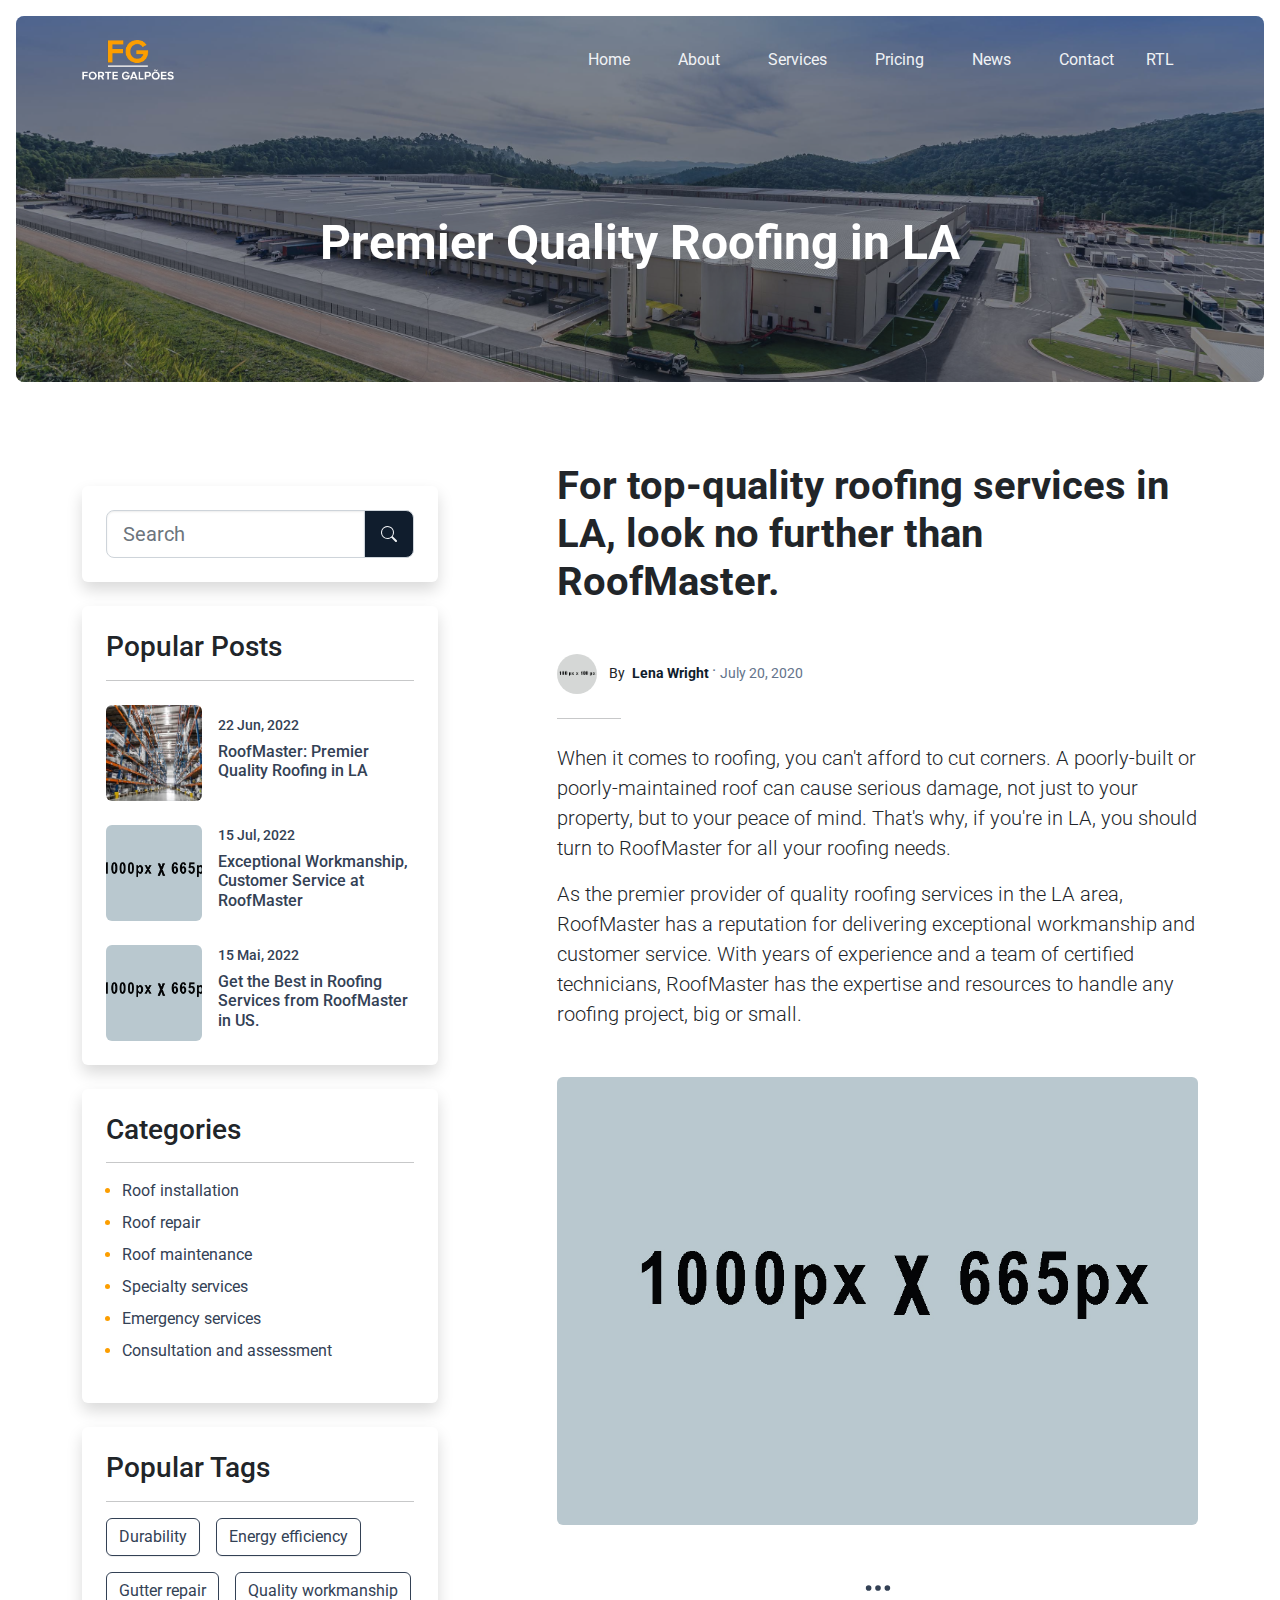
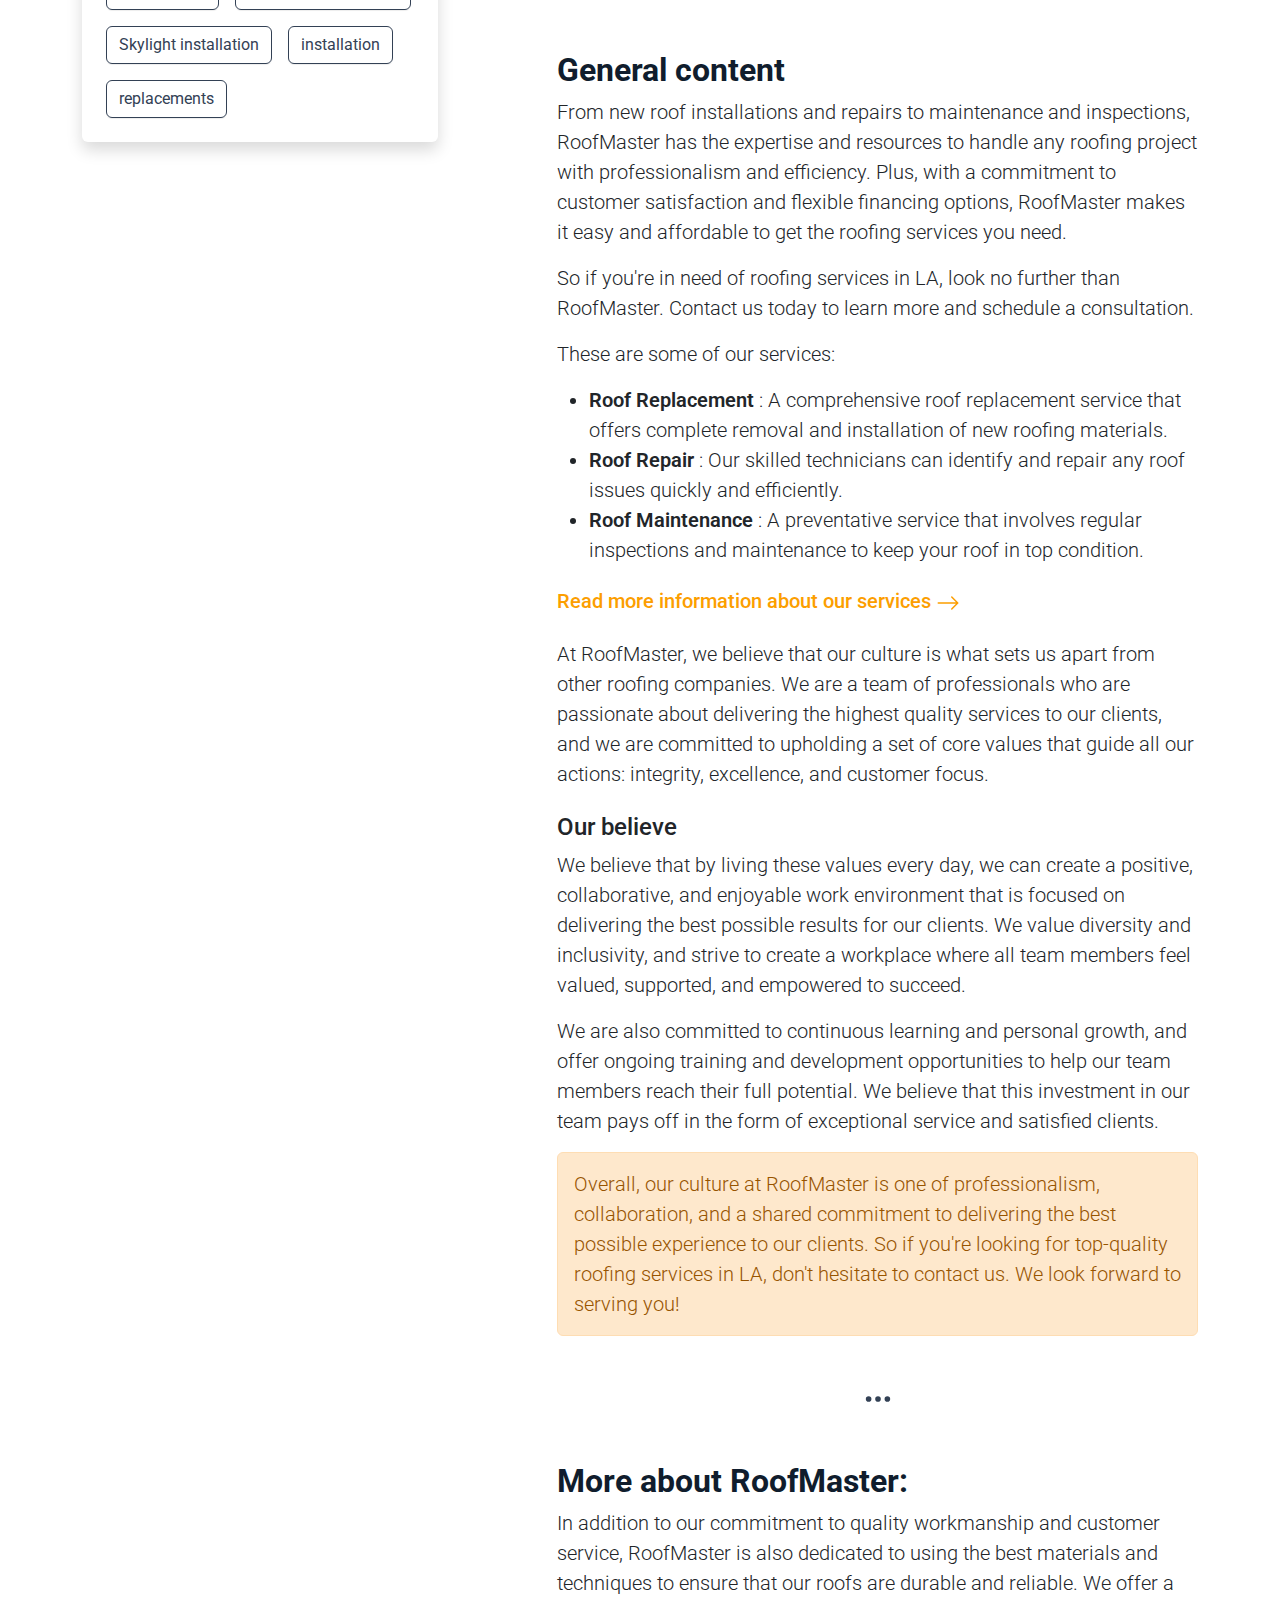
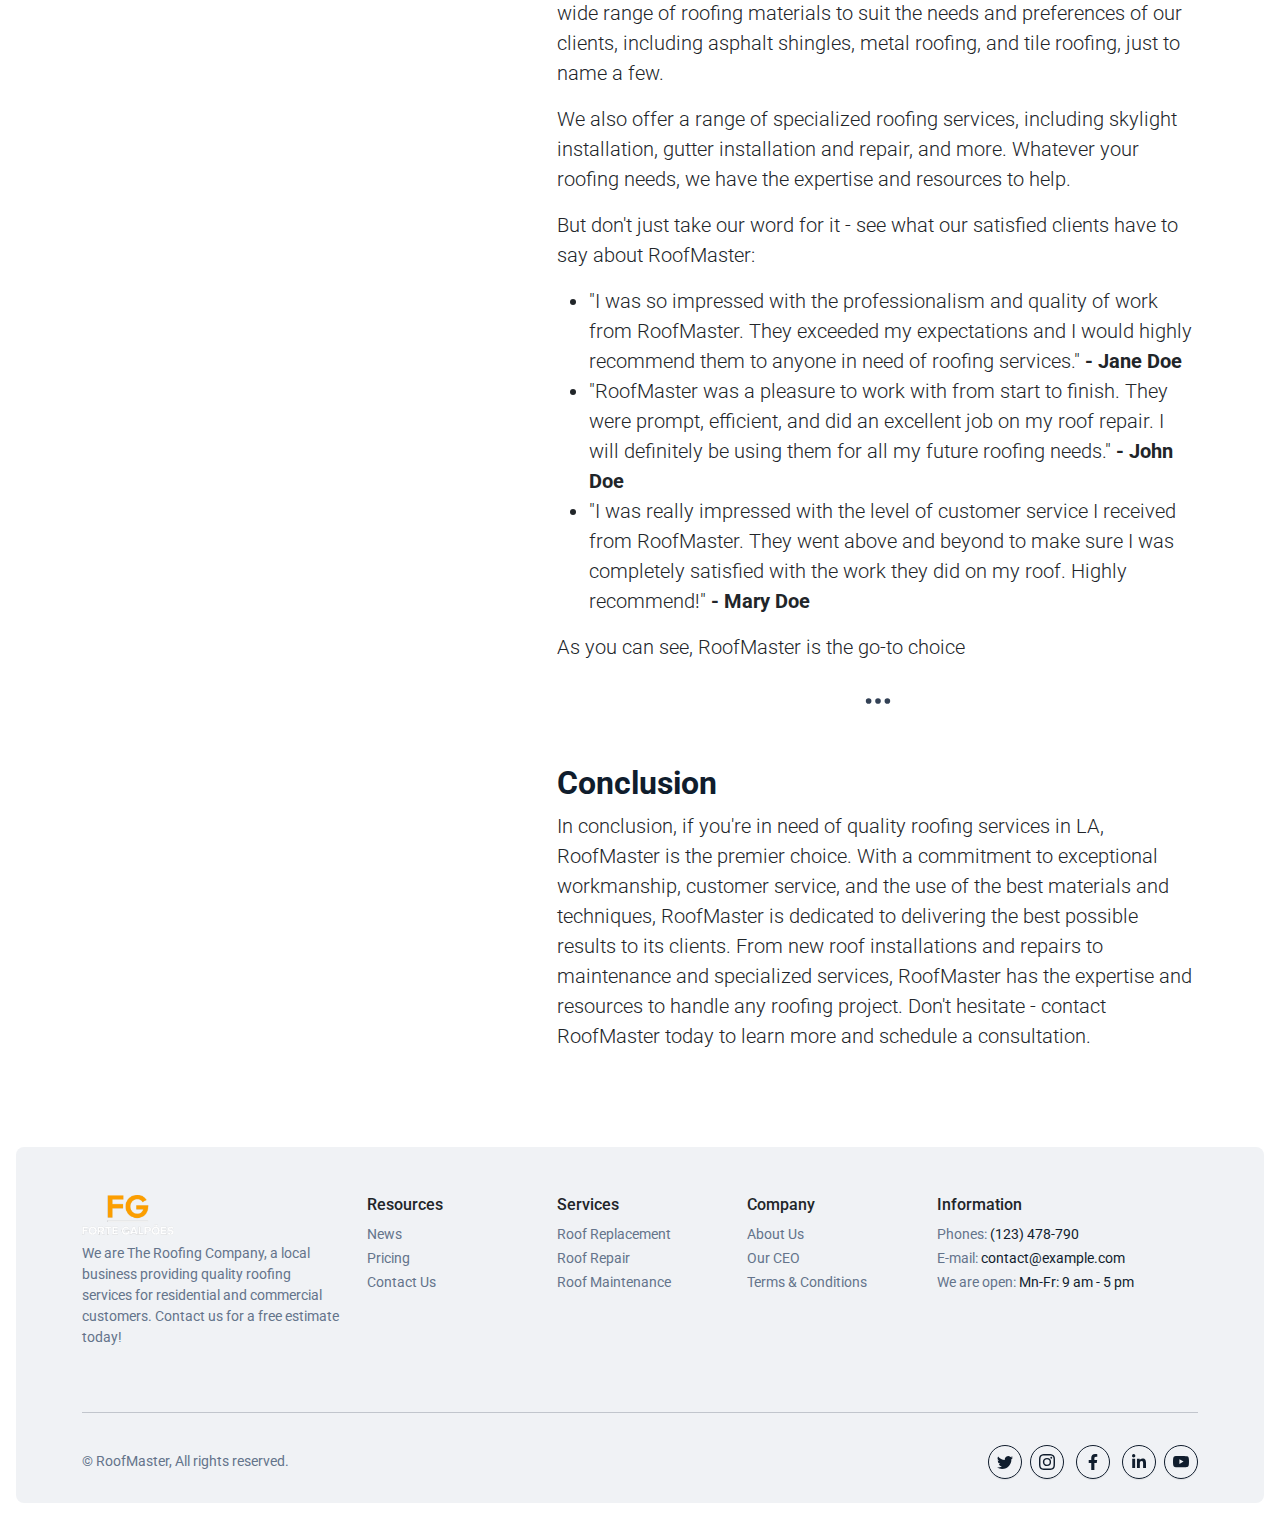
<file: blog-post.html>
<!DOCTYPE html>
<html lang="en">
<head>
	<meta charset="utf-8">
	<meta name="viewport" content="width=device-width, initial-scale=1">

	<title>RoofMaster - Elevate Your Roofing Business with this HTML Template</title>
	<link rel="icon" href="./assets/logo/fav-icon.png" sizes="32x32">
	<link rel="icon" href="./assets/logo/fav-icon.png" sizes="192x192">
	<link rel="apple-touch-icon" href="./assets/logo/fav-icon.png">

	<link rel="stylesheet" type="text/css" href="./assets/library/aos/aos.css">
	<link rel="stylesheet" type="text/css" href="./assets/css/main.min.css">
	<link rel="stylesheet" type="text/css" href="./assets/css/style.css">

</head>
<body>
	
	<!-- header top -->
	<div class="position-relative z-index-5">
		<nav class="navbar navbar-dark navbar-expand-xl position-absolute mt-2 w-100">
			<div class="container">

				<a class="navbar-brand d-flex align-items-center ms-3 ms-sm-0" href="./index.html">
					<img src="./assets/logo/logo.png" height="40" alt="brand">
				</a>

				<button class="navbar-toggler collapsed me-3 me-sm-0" type="button" data-bs-toggle="collapse" data-bs-target="#navbarNav"
				aria-controls="navbarNav" aria-expanded="false" aria-label="Toggle navigation">
					<span class="toggler-icon top-bar"></span>
					<span class="toggler-icon middle-bar"></span>
					<span class="toggler-icon bottom-bar"></span>
				</button>

				<div class="collapse navbar-collapse bg-light bg-xl-transparent px-3 z-index-5 rounded-4 mx-3 mx-sm-0" id="navbarNav">
					<ul class="navbar-nav ms-auto">
						<li class="nav-item">
							<a class="nav-link active text-dark text-xl-light text-primary-hover py-3 px-xl-4" aria-current="page" href="./index.html">Home</a>
						</li>
						<li class="nav-item">
							<a class="nav-link text-dark text-xl-light text-primary-hover py-3 px-xl-4" href="./about-us.html">About</a>
						</li>
						<li class="nav-item">
							<a class="nav-link text-dark text-xl-light text-primary-hover py-3 px-xl-4" href="./services.html">Services</a>
						</li>
						<li class="nav-item">
							<a class="nav-link text-dark text-xl-light text-primary-hover py-3 px-xl-4" href="./pricing.html">Pricing</a>
						</li>
						<li class="nav-item">
							<a class="nav-link text-dark text-xl-light text-primary-hover py-3 px-xl-4" href="./blog.html">News</a>
						</li>
						<li class="nav-item">
							<a class="nav-link text-dark text-xl-light text-primary-hover py-3 ps-xl-4" href="./contact-us.html">Contact</a>
						</li>
						<li class="nav-item">
							<a class="nav-link text-dark text-xl-light text-primary-hover py-3 ps-xl-4" href="./index-rtl.html">RTL</a>
						</li>
					</ul>
				</div>
			</div>
		</nav>
	</div>


	<!-- header body -->
	<div class="rounded-3 m-1 m-md-2 m-xl-3 d-flex align-items-center pt-7 position-relative">
		<div
			class="position-absolute rounded-3 bg-size-cover top-0 end-0 bottom-0 start-0" 
			style="background: url(./assets/img/bg/bg4.jpg) center center no-repeat;"
			>
		</div>
		<div
			class="position-absolute rounded-3 top-0 end-0 bottom-0 start-0 bg-dark bg-opacity-50" 
			style=""
			>
		</div>
		<header class="container">
			<div class="d-flex min-vh-20 min-vh-md-25 min-vh-xl-30 align-items-center justify-content-center">

				<h1 class="text-white text-center display-5 fw-bold" data-aos="zoom-in" data-aos-duration="3000">
					Premier Quality Roofing in LA
				</h1>

			</div>
		</header>

	</div>

	<section class="py-6">
		<div class="container">
			<div class="row justify-content-between">
				<div class="col-12 col-xl-7 order-xl-last" id="introduction">
					<div class="mb-5">
						<h5 class="display-6 fw-bold">
							For top-quality roofing services in LA, look no further than RoofMaster.
						</h5>
					</div>
					<div class="mb-2">
						<img 
							src="./assets/img/small-team/st6.jpg"
							height="40" width="40"
							class="img-fluid rounded-circle"
							alt="team" 
							>
						<span class="ps-2 pe-1 small">
							By
						</span>
						<a href="javascript:;" class="text-dark small fw-bold text-decoration-underline-hover">
							Lena Wright
						</a>

						<span class="text-gray">
							<span class="align-top">
								.
							</span>
							<small>
								July 20, 2020
							</small>
						</span>
					</div>

					<div class="my-4">
						<hr style="width: 4rem;">
					</div>

					<p class="lead">
						When it comes to roofing, you can't afford to cut corners. A poorly-built or poorly-maintained roof can cause serious damage, not just to your property, but to your peace of mind. That's why, if you're in LA, you should turn to RoofMaster for all your roofing needs.
					</p>

					<p class="lead">
						As the premier provider of quality roofing services in the LA area, RoofMaster has a reputation for delivering exceptional workmanship and customer service. With years of experience and a team of certified technicians, RoofMaster has the expertise and resources to handle any roofing project, big or small.
					</p>

					<div class="py-8 py-md-11 rounded bg-size-cover my-5" style="background: url(./assets/img/bg/bg2.jpg) center no-repeat;">
					</div>

					<div class="text-center mt-4 text-secondary">
						<span>
							<svg xmlns="http://www.w3.org/2000/svg" width="30" height="30" fill="currentColor" class="bi bi-three-dots" viewBox="0 0 16 16">
							  <path d="M3 9.5a1.5 1.5 0 1 1 0-3 1.5 1.5 0 0 1 0 3zm5 0a1.5 1.5 0 1 1 0-3 1.5 1.5 0 0 1 0 3zm5 0a1.5 1.5 0 1 1 0-3 1.5 1.5 0 0 1 0 3z"/>
							</svg>
						</span>
					</div>

					<a href="#general-content" class="text-dark d-block mt-5" id="general-content">
						<h2 class="fw-bold">
							General content
						</h2>
					</a>

					<p class="lead">
						From new roof installations and repairs to maintenance and inspections, RoofMaster has the expertise and resources to handle any roofing project with professionalism and efficiency. Plus, with a commitment to customer satisfaction and flexible financing options, RoofMaster makes it easy and affordable to get the roofing services you need.
					</p>

					<p class="lead">
						So if you're in need of roofing services in LA, look no further than RoofMaster. Contact us today to learn more and schedule a consultation.
					</p>
					<p class="lead">
						These are some of our services:
					</p>
					<ul class="lead">
						<li>
							<span class="fw-semibold fs-5">Roof Replacement</span>
							<span> : A comprehensive roof replacement service that offers complete removal and installation of new roofing materials.</span>
						</li>
						<li>
							<span class="fw-semibold fs-5">Roof Repair</span>
							<span> : Our skilled technicians can identify and repair any roof issues quickly and efficiently.</span>
						</li>
						<li>
							<span class="fw-semibold fs-5">Roof Maintenance</span>
							<span> : A preventative service that involves regular inspections and maintenance to keep your roof in top condition.</span>
						</li>
					</ul>

					<h5 class="my-4">
						<a href="./services.html" class="">
							<span>
								Read more information about our services
							</span>

							<span>
								<svg xmlns="http://www.w3.org/2000/svg" width="24" height="24" fill="currentColor" class="bi bi-arrow-right" viewBox="0 0 16 16">
									<path fill-rule="evenodd" d="M1 8a.5.5 0 0 1 .5-.5h11.793l-3.147-3.146a.5.5 0 0 1 .708-.708l4 4a.5.5 0 0 1 0 .708l-4 4a.5.5 0 0 1-.708-.708L13.293 8.5H1.5A.5.5 0 0 1 1 8z"/>
								</svg>
							</span>
						</a>
					</h5>

					<p class="lead">
						At RoofMaster, we believe that our culture is what sets us apart from other roofing companies. We are a team of professionals who are passionate about delivering the highest quality services to our clients, and we are committed to upholding a set of core values that guide all our actions: integrity, excellence, and customer focus.
					</p>

					<h4 class="mt-4">
						Our believe
					</h4>

					<p class="lead">
						We believe that by living these values every day, we can create a positive, collaborative, and enjoyable work environment that is focused on delivering the best possible results for our clients. We value diversity and inclusivity, and strive to create a workplace where all team members feel valued, supported, and empowered to succeed.
					</p>
					<p class="lead">
						We are also committed to continuous learning and personal growth, and offer ongoing training and development opportunities to help our team members reach their full potential. We believe that this investment in our team pays off in the form of exceptional service and satisfied clients.
					</p>
					<div>
						<div class="alert alert-warning lead" role="alert">
							Overall, our culture at RoofMaster is one of professionalism, collaboration, and a shared commitment to delivering the best possible experience to our clients. So if you're looking for top-quality roofing services in LA, don't hesitate to contact us. We look forward to serving you!
						</div>
					</div>

					<div class="text-center mt-5 text-secondary">
						<span>
							<svg xmlns="http://www.w3.org/2000/svg" width="30" height="30" fill="currentColor" class="bi bi-three-dots" viewBox="0 0 16 16">
							  <path d="M3 9.5a1.5 1.5 0 1 1 0-3 1.5 1.5 0 0 1 0 3zm5 0a1.5 1.5 0 1 1 0-3 1.5 1.5 0 0 1 0 3zm5 0a1.5 1.5 0 1 1 0-3 1.5 1.5 0 0 1 0 3z"/>
							</svg>
						</span>
					</div>

					<a href="#additional-reading" class="text-dark d-block mt-5" id="additional-reading">
						<h2 class="fw-bold">
							More about RoofMaster:
						</h2>
					</a>

					<p class="lead">
						In addition to our commitment to quality workmanship and customer service, RoofMaster is also dedicated to using the best materials and techniques to ensure that our roofs are durable and reliable. We offer a wide range of roofing materials to suit the needs and preferences of our clients, including asphalt shingles, metal roofing, and tile roofing, just to name a few.
					</p>

					<p class="lead">
						We also offer a range of specialized roofing services, including skylight installation, gutter installation and repair, and more. Whatever your roofing needs, we have the expertise and resources to help.
					</p>
					<p class="lead">
						But don't just take our word for it - see what our satisfied clients have to say about RoofMaster:
					</p>
					
					<ul class="lead">
						<li>
							"I was so impressed with the professionalism and quality of work from RoofMaster. They exceeded my expectations and I would highly recommend them to anyone in need of roofing services." <span class="fw-bold">- Jane Doe</span>
						</li>

						<li>
							"RoofMaster was a pleasure to work with from start to finish. They were prompt, efficient, and did an excellent job on my roof repair. I will definitely be using them for all my future roofing needs." <span class="fw-bold">- John Doe</span>
						</li>
						<li>
							"I was really impressed with the level of customer service I received from RoofMaster. They went above and beyond to make sure I was completely satisfied with the work they did on my roof. Highly recommend!" <span class="fw-bold">- Mary Doe</span>
						</li>
					</ul>
					<p class="lead">
						As you can see, RoofMaster is the go-to choice
					</p>
					<div class="text-center mt-4 text-secondary">
						<span>
							<svg xmlns="http://www.w3.org/2000/svg" width="30" height="30" fill="currentColor" class="bi bi-three-dots" viewBox="0 0 16 16">
							  <path d="M3 9.5a1.5 1.5 0 1 1 0-3 1.5 1.5 0 0 1 0 3zm5 0a1.5 1.5 0 1 1 0-3 1.5 1.5 0 0 1 0 3zm5 0a1.5 1.5 0 1 1 0-3 1.5 1.5 0 0 1 0 3z"/>
							</svg>
						</span>
					</div>

					<a href="#conclusion" class="text-dark d-block mt-5" id="conclusion">
						<h2 class="fw-bold">
							Conclusion
						</h2>
					</a>

					<p class="lead">
						In conclusion, if you're in need of quality roofing services in LA, RoofMaster is the premier choice. With a commitment to exceptional workmanship, customer service, and the use of the best materials and techniques, RoofMaster is dedicated to delivering the best possible results to its clients. From new roof installations and repairs to maintenance and specialized services, RoofMaster has the expertise and resources to handle any roofing project. Don't hesitate - contact RoofMaster today to learn more and schedule a consultation.
					</p>
				</div>					
			
				<div class="col-12 col-xl-4 order-xl-first">
					<div class="mt-4">
						<div class="p-4 shadow rounded">
							<div class="input-group flex-nowrap input-group-lg">
								<input type="text" class="form-control" placeholder="Search" aria-label="Username" aria-describedby="addon-wrapping">
								<span class="input-group-text bg-dark text-light" id="addon-wrapping">
									<svg xmlns="http://www.w3.org/2000/svg" width="16" height="16" fill="currentColor" class="bi bi-search" viewBox="0 0 16 16">
										<path d="M11.742 10.344a6.5 6.5 0 1 0-1.397 1.398h-.001c.03.04.062.078.098.115l3.85 3.85a1 1 0 0 0 1.415-1.414l-3.85-3.85a1.007 1.007 0 0 0-.115-.1zM12 6.5a5.5 5.5 0 1 1-11 0 5.5 5.5 0 0 1 11 0z"/>
									</svg>
								</span>
							</div>
						</div>
					</div>

					<div class="mt-4">
						<div class="p-4 shadow rounded">
							<h3>
								Popular Posts
							</h3>
							<hr>
							<a href="./blog-post.html" class="d-flex align-items-center mt-4 text-secondary">
								<div class="p-5 bg-size-cover rounded" style="background: url(./assets/img/bg/bg5.jpg) center center no-repeat;">
									
								</div>

								<div class="ps-3">
									<h6 class="small">
										22 Jun, 2022
									</h6>
									<h6>
										RoofMaster: Premier Quality Roofing in LA
									</h6>
								</div>
							</a>

							<a href="./blog-post.html" class="d-flex align-items-center mt-4 text-secondary">
								<div class="p-5 bg-size-cover rounded" style="background: url(./assets/img/bg/bg6.jpg) center center no-repeat;">
									
								</div>

								<div class="ps-3">
									<h6 class="small">
										15 Jul, 2022
									</h6>
									<h6>
										Exceptional Workmanship, Customer Service at RoofMaster
									</h6>
								</div>
							</a>

							<a href="./blog-post.html" class="d-flex align-items-center mt-4 text-secondary">
								<div class="p-5 bg-size-cover rounded" style="background: url(./assets/img/bg/bg7.jpg) center center no-repeat;">
									
								</div>

								<div class="ps-3">
									<h6 class="small">
										15 Mai, 2022
									</h6>
									<h6>
										Get the Best in Roofing Services from RoofMaster in US.
									</h6>
								</div>
							</a>
						</div>
					</div>

					<div class="mt-4">
						<div class="p-4 shadow rounded">
							<h3>
								Categories
							</h3>
							<hr>

							<ul class="ps-3 text-primary">
								<li class="mt-2">
									<a href="javascript:;" class="text-decoration-none text-secondary">
										Roof installation
									</a>
								</li>
								<li class="mt-2">
									<a href="javascript:;" class="text-decoration-none text-secondary">
										Roof repair
									</a>
								</li>
								<li class="mt-2">
									<a href="javascript:;" class="text-decoration-none text-secondary">
										Roof maintenance
									</a>
								</li>
								<li class="mt-2">
									<a href="javascript:;" class="text-decoration-none text-secondary">
										Specialty services
									</a>
								</li>
								<li class="mt-2">
									<a href="javascript:;" class="text-decoration-none text-secondary">
										Emergency services
									</a>
								</li>
								<li class="mt-2">
									<a href="javascript:;" class="text-decoration-none text-secondary">
										Consultation and assessment
									</a>
								</li>
							</ul>
						</div>
					</div>

					<div class="mt-4">
						<div class="p-4 shadow rounded">
							<h3>
								Popular Tags
							</h3>
							<hr>

							<div class="d-flex flex-wrap gap-3">
								<button class="btn btn-outline-secondary">
									Durability
								</button>
								<button class="btn btn-outline-secondary">
									Energy efficiency
								</button>
								<button class="btn btn-outline-secondary">
									Gutter repair
								</button>
								<button class="btn btn-outline-secondary">
									Quality workmanship
								</button>
								<button class="btn btn-outline-secondary">
									Skylight installation
								</button>
								<button class="btn btn-outline-secondary">
									installation
								</button>
								<button class="btn btn-outline-secondary">
									replacements
								</button>
							</div>
						</div>
					</div>
				</div>
			</div>
		</div>
	</section>

	

	<!-- Footer 1 -->
	<footer class="bg-light m-1 m-md-2 m-xl-3 rounded-3">
		<div class="container">
			<div class="row py-5 justify-content-between">
				<div class="col-12 col-lg-3">
					<div>
						<a class="navbar-brand d-flex align-items-center" href="./index.html">
							<img src="./assets/logo/logo.png" height="40" alt="brand">
						</a>
					</div>

					<p class="mt-2 text-gray small">
						We are The Roofing Company, a local business providing quality roofing services for residential and commercial customers. Contact us for a free estimate today!
					</p>
				</div>

				<div class="col-12 col-md-3 col-lg-2">
					<h6 class="mt-3 mt-lg-0">Resources</h6>
					<div>
						<a href="./blog.html" class="text-gray small">News</a>
					</div>
					<div>
						<a href="./pricing.html" class="text-gray small">Pricing</a>
					</div>
					<div>
						<a href="./contact-us.html" class="text-gray small">Contact Us</a>
					</div>
				</div>

				<div class="col-12 col-md-3 col-lg-2">
					<h6 class="mt-3 mt-lg-0">Services</h6>
					<div>
						<a href="./services.html" class="text-decoration-none text-gray small">Roof Replacement</a>
					</div>
					<div>
						<a href="./services.html" class="text-decoration-none text-gray small">Roof Repair</a>
					</div>
					<div>
						<a href="./services.html" class="text-decoration-none text-gray small">Roof Maintenance</a>
					</div>
				</div>

				<div class="col-12 col-md-3 col-lg-2">
					<h6 class="mt-3 mt-lg-0">Company</h6>
					<div>
						<a href="./about-us.html" class="text-decoration-none text-gray small">About Us</a>
					</div>
					<div>
						<a href="./blog-author.html" class="text-decoration-none text-gray small">Our CEO</a>
					</div>
					<div>
						<a href="./terms-conditions.html" class="text-decoration-none text-gray small">Terms &amp; Conditions</a>
					</div>
				</div>

				<div class="col-12 col-md-3 col-lg-3">
					<h6 class="mt-3 mt-lg-0">Information</h6>
					<div>
						<a href="javascript:;" class="text-gray small">Phones: <span class="text-dark">(123) 478-790</span></a>
					</div>
					<div>
						<a href="javascript:;" class="text-gray small">E-mail: <span class="text-dark">contact@example.com</span></a>
					</div>
					<div>
						<a href="javascript:;" class="text-gray small">We are open: <span class="text-dark">Mn-Fr: 9 am - 5 pm</span></a>
					</div>
				</div>
			</div>

			<hr class="border-secondary my-0 opacity-25">

			<div class="d-flex justify-content-between align-items-center flex-wrap pt-3 pb-4">
				<div class="order-last order-md-first text-gray small mt-3">
					&copy; RoofMaster, All rights reserved.
				</div>

				<div class="order-first order-md-last mt-3">
					<!-- twitter icon -->
					<a href="javascript:;"
						class="btn btn-outline-dark social p-2 rounded-circle"
						>
						<span class="d-flex justify-content-center align-items-center">
							<svg xmlns="http://www.w3.org/2000/svg" width="16" height="16" fill="currentColor" viewBox="0 0 16 16">
								<path d="M5.026 15c6.038 0 9.341-5.003 9.341-9.334 0-.14 0-.282-.006-.422A6.685 6.685 0 0 0 16 3.542a6.658 6.658 0 0 1-1.889.518 3.301 3.301 0 0 0 1.447-1.817 6.533 6.533 0 0 1-2.087.793A3.286 3.286 0 0 0 7.875 6.03a9.325 9.325 0 0 1-6.767-3.429 3.289 3.289 0 0 0 1.018 4.382A3.323 3.323 0 0 1 .64 6.575v.045a3.288 3.288 0 0 0 2.632 3.218 3.203 3.203 0 0 1-.865.115 3.23 3.23 0 0 1-.614-.057 3.283 3.283 0 0 0 3.067 2.277A6.588 6.588 0 0 1 .78 13.58a6.32 6.32 0 0 1-.78-.045A9.344 9.344 0 0 0 5.026 15z"/>
							</svg>
						</span>
					</a>

					<!-- intagram icon -->
					<a href="javascript:;"
						class="btn btn-outline-dark social mx-1 p-2 rounded-circle"
						>
						<span class="d-flex justify-content-center align-items-center">
							<svg xmlns="http://www.w3.org/2000/svg" width="16" height="16" fill="currentColor" viewBox="0 0 16 16">
					           		<path d="M8 0C5.829 0 5.556.01 4.703.048 3.85.088 3.269.222 2.76.42a3.917 3.917 0 0 0-1.417.923A3.927 3.927 0 0 0 .42 2.76C.222 3.268.087 3.85.048 4.7.01 5.555 0 5.827 0 8.001c0 2.172.01 2.444.048 3.297.04.852.174 1.433.372 1.942.205.526.478.972.923 1.417.444.445.89.719 1.416.923.51.198 1.09.333 1.942.372C5.555 15.99 5.827 16 8 16s2.444-.01 3.298-.048c.851-.04 1.434-.174 1.943-.372a3.916 3.916 0 0 0 1.416-.923c.445-.445.718-.891.923-1.417.197-.509.332-1.09.372-1.942C15.99 10.445 16 10.173 16 8s-.01-2.445-.048-3.299c-.04-.851-.175-1.433-.372-1.941a3.926 3.926 0 0 0-.923-1.417A3.911 3.911 0 0 0 13.24.42c-.51-.198-1.092-.333-1.943-.372C10.443.01 10.172 0 7.998 0h.003zm-.717 1.442h.718c2.136 0 2.389.007 3.232.046.78.035 1.204.166 1.486.275.373.145.64.319.92.599.28.28.453.546.598.92.11.281.24.705.275 1.485.039.843.047 1.096.047 3.231s-.008 2.389-.047 3.232c-.035.78-.166 1.203-.275 1.485a2.47 2.47 0 0 1-.599.919c-.28.28-.546.453-.92.598-.28.11-.704.24-1.485.276-.843.038-1.096.047-3.232.047s-2.39-.009-3.233-.047c-.78-.036-1.203-.166-1.485-.276a2.478 2.478 0 0 1-.92-.598 2.48 2.48 0 0 1-.6-.92c-.109-.281-.24-.705-.275-1.485-.038-.843-.046-1.096-.046-3.233 0-2.136.008-2.388.046-3.231.036-.78.166-1.204.276-1.486.145-.373.319-.64.599-.92.28-.28.546-.453.92-.598.282-.11.705-.24 1.485-.276.738-.034 1.024-.044 2.515-.045v.002zm4.988 1.328a.96.96 0 1 0 0 1.92.96.96 0 0 0 0-1.92zm-4.27 1.122a4.109 4.109 0 1 0 0 8.217 4.109 4.109 0 0 0 0-8.217zm0 1.441a2.667 2.667 0 1 1 0 5.334 2.667 2.667 0 0 1 0-5.334z"/>
					          </svg>
						</span>
					</a>

					<!-- facebook icon -->
					<a href="javascript:;"
						class="btn btn-outline-dark social mx-1 p-2 rounded-circle"
						>
						<span class="d-flex justify-content-center align-items-center">
							<svg xmlns="http://www.w3.org/2000/svg" width="16" height="16" fill="currentColor" viewBox="0 0 320 512">
								<path d="M279.14 288l14.22-92.66h-88.91v-60.13c0-25.35 12.42-50.06 52.24-50.06h40.42V6.26S260.43 0 225.36 0c-73.22 0-121.08 44.38-121.08 124.72v70.62H22.89V288h81.39v224h100.17V288z"/>
							</svg>
						</span>
					</a>

					<!-- linkedIn icon -->
					<a href="javascript:;"
						class="btn btn-outline-dark social mx-1 p-2 rounded-circle"
						>
						<span class="d-flex justify-content-center align-items-center">
							<svg xmlns="http://www.w3.org/2000/svg" width="16" height="16" fill="currentColor" viewBox="0 0 448 512">
								<path d="M100.28 448H7.4V148.9h92.88zM53.79 108.1C24.09 108.1 0 83.5 0 53.8a53.79 53.79 0 0 1 107.58 0c0 29.7-24.1 54.3-53.79 54.3zM447.9 448h-92.68V302.4c0-34.7-.7-79.2-48.29-79.2-48.29 0-55.69 37.7-55.69 76.7V448h-92.78V148.9h89.08v40.8h1.3c12.4-23.5 42.69-48.3 87.88-48.3 94 0 111.28 61.9 111.28 142.3V448z"/>
							</svg>
						</span>
					</a>

					<!-- youtube icon -->
					<a href="javascript:;"
						class="btn btn-outline-dark social p-2 rounded-circle"
						>
						<span class="d-flex justify-content-center align-items-center">
							<svg xmlns="http://www.w3.org/2000/svg" width="16" height="16" fill="currentColor" viewBox="0 0 16 16">
								<path d="M8.051 1.999h.089c.822.003 4.987.033 6.11.335a2.01 2.01 0 0 1 1.415 1.42c.101.38.172.883.22 1.402l.01.104.022.26.008.104c.065.914.073 1.77.074 1.957v.075c-.001.194-.01 1.108-.082 2.06l-.008.105-.009.104c-.05.572-.124 1.14-.235 1.558a2.007 2.007 0 0 1-1.415 1.42c-1.16.312-5.569.334-6.18.335h-.142c-.309 0-1.587-.006-2.927-.052l-.17-.006-.087-.004-.171-.007-.171-.007c-1.11-.049-2.167-.128-2.654-.26a2.007 2.007 0 0 1-1.415-1.419c-.111-.417-.185-.986-.235-1.558L.09 9.82l-.008-.104A31.4 31.4 0 0 1 0 7.68v-.123c.002-.215.01-.958.064-1.778l.007-.103.003-.052.008-.104.022-.26.01-.104c.048-.519.119-1.023.22-1.402a2.007 2.007 0 0 1 1.415-1.42c.487-.13 1.544-.21 2.654-.26l.17-.007.172-.006.086-.003.171-.007A99.788 99.788 0 0 1 7.858 2h.193zM6.4 5.209v4.818l4.157-2.408L6.4 5.209z"/>
							</svg>
						</span>
					</a>
				</div>
			</div>
		</div>
	</footer>

	<!-- Button back to top -->
	<button
	    type="button"
	    class="btn btn-primary btn-back-to-top rounded-circle justify-content-center align-items-center z-index-4"
		>
			<i>
			<svg xmlns="http://www.w3.org/2000/svg" width="1.7rem" height="1.7rem" fill="currentColor" class="bi bi-arrow-up-short" viewBox="0 0 16 16">
				<path fill-rule="evenodd" d="M8 12a.5.5 0 0 0 .5-.5V5.707l2.146 2.147a.5.5 0 0 0 .708-.708l-3-3a.5.5 0 0 0-.708 0l-3 3a.5.5 0 1 0 .708.708L7.5 5.707V11.5a.5.5 0 0 0 .5.5z"/>
			</svg>
			</i>
	</button>


	<script src="./assets/library/bootstrap/js/bootstrap.bundle.min.js"></script>
	<script src="./assets/library/aos/aos.js"></script>
	<script src="./assets/js/scripts.js"></script>
	

</body>
</html>
</file>
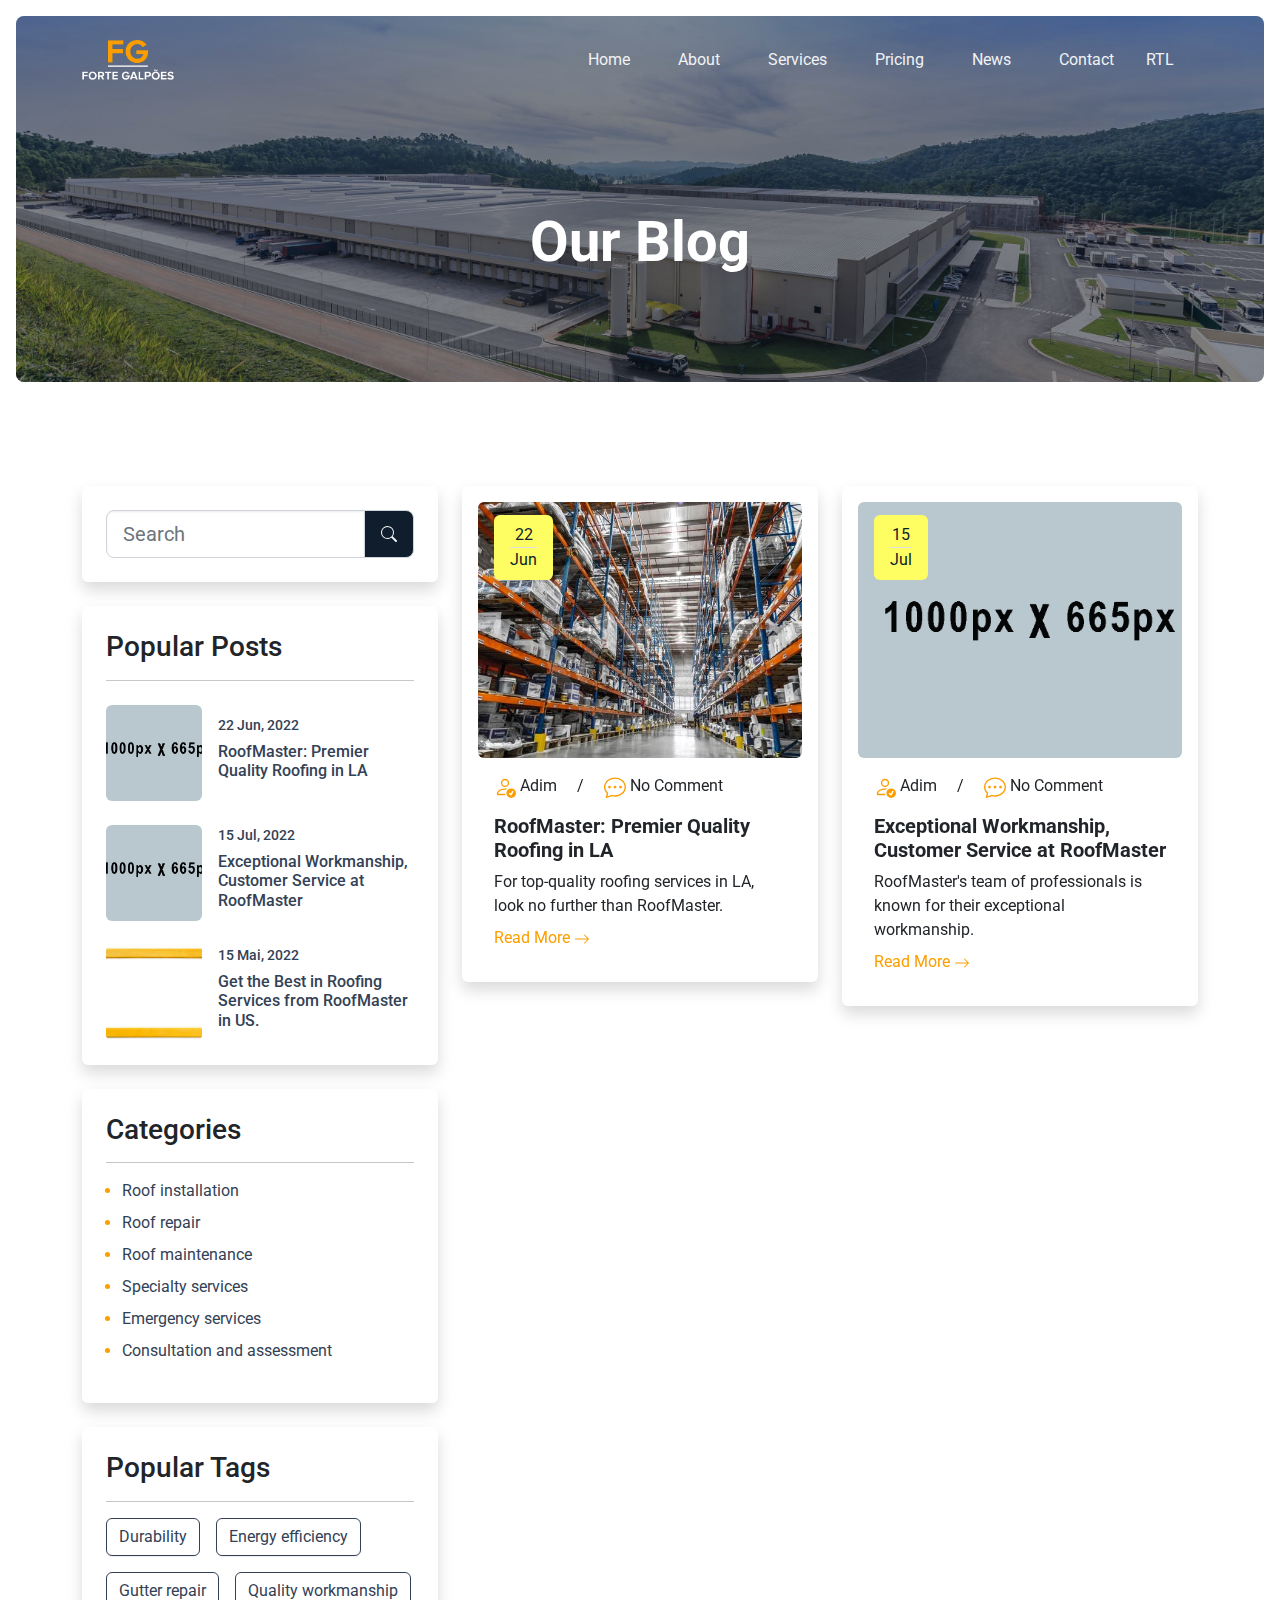
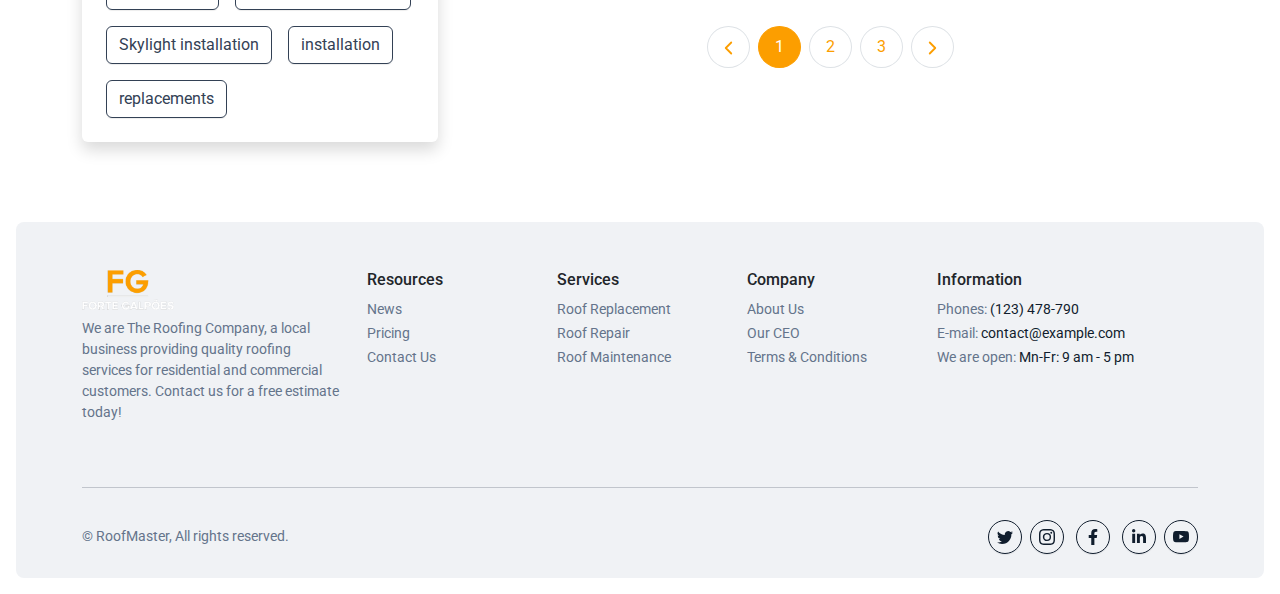
<file: blog.html>
<!DOCTYPE html>
<html lang="en">
<head>
	<meta charset="utf-8">
	<meta name="viewport" content="width=device-width, initial-scale=1">

	<title>RoofMaster - Elevate Your Roofing Business with this HTML Template</title>
	<link rel="icon" href="./assets/logo/fav-icon.png" sizes="32x32">
	<link rel="icon" href="./assets/logo/fav-icon.png" sizes="192x192">
	<link rel="apple-touch-icon" href="./assets/logo/fav-icon.png">

	<link rel="stylesheet" type="text/css" href="./assets/library/aos/aos.css">
	<link rel="stylesheet" type="text/css" href="./assets/css/main.min.css">
	<link rel="stylesheet" type="text/css" href="./assets/css/style.css">

</head>
<body>
	
	<!-- header top -->
	<div class="position-relative z-index-5">
		<nav class="navbar navbar-dark navbar-expand-xl position-absolute mt-2 w-100">
			<div class="container">

				<a class="navbar-brand d-flex align-items-center ms-3 ms-sm-0" href="./index.html">
					<img src="./assets/logo/logo.png" height="40" alt="brand">
				</a>

				<button class="navbar-toggler collapsed me-3 me-sm-0" type="button" data-bs-toggle="collapse" data-bs-target="#navbarNav"
				aria-controls="navbarNav" aria-expanded="false" aria-label="Toggle navigation">
					<span class="toggler-icon top-bar"></span>
					<span class="toggler-icon middle-bar"></span>
					<span class="toggler-icon bottom-bar"></span>
				</button>

				<div class="collapse navbar-collapse bg-light bg-xl-transparent px-3 z-index-5 rounded-4 mx-3 mx-sm-0" id="navbarNav">
					<ul class="navbar-nav ms-auto">
						<li class="nav-item">
							<a class="nav-link active text-dark text-xl-light text-primary-hover py-3 px-xl-4" aria-current="page" href="./index.html">Home</a>
						</li>
						<li class="nav-item">
							<a class="nav-link text-dark text-xl-light text-primary-hover py-3 px-xl-4" href="./about-us.html">About</a>
						</li>
						<li class="nav-item">
							<a class="nav-link text-dark text-xl-light text-primary-hover py-3 px-xl-4" href="./services.html">Services</a>
						</li>
						<li class="nav-item">
							<a class="nav-link text-dark text-xl-light text-primary-hover py-3 px-xl-4" href="./pricing.html">Pricing</a>
						</li>
						<li class="nav-item">
							<a class="nav-link text-dark text-xl-light text-primary-hover py-3 px-xl-4" href="./blog.html">News</a>
						</li>
						<li class="nav-item">
							<a class="nav-link text-dark text-xl-light text-primary-hover py-3 ps-xl-4" href="./contact-us.html">Contact</a>
						</li>
						<li class="nav-item">
							<a class="nav-link text-dark text-xl-light text-primary-hover py-3 ps-xl-4" href="./index-rtl.html">RTL</a>
						</li>
					</ul>
				</div>
			</div>
		</nav>
	</div>


	<!-- header body -->
	<div class="rounded-3 m-1 m-md-2 m-xl-3 d-flex align-items-center pt-7 position-relative">
		<div
			class="position-absolute rounded-3 bg-size-cover top-0 end-0 bottom-0 start-0" 
			style="background: url(./assets/img/bg/bg4.jpg) center center no-repeat;"
			>
		</div>
		<div
			class="position-absolute rounded-3 top-0 end-0 bottom-0 start-0 bg-dark bg-opacity-50" 
			style=""
			>
		</div>
		<header class="container">
			<div class="d-flex min-vh-20 min-vh-md-25 min-vh-xl-30 align-items-center justify-content-center">

				<h1 class="text-white text-center display-4 fw-bold" data-aos="fade-up" data-aos-duration="3000">
					Our Blog
				</h1>

			</div>
		</header>

	</div>

	<section class="py-6">
		<div class="container">
			<div class="row justify-content-between">
				<div class="col-12 col-xl-8 order-xl-last">
					<div class="row">
						<div class="col-12 col-md-6 mt-4" data-aos="zoom-in" data-aos-duration="3000">
							<div class="p-3 rounded shadow">
								<div class="py-8 rounded bg-size-cover position-relative" style="background: url(./assets/img/bg/bg5.jpg) center center no-repeat;">
									<div class="text-dark bg-info py-2 px-3 text-center rounded position-absolute top-5 start-5">
										22
										<div class="border-bottom"></div>
										Jun
									</div>
								</div>

								<div class="p-3">
									<div>
										<span class="text-primary">
											<svg xmlns="http://www.w3.org/2000/svg" width="22" height="22" fill="currentColor" class="bi bi-person-check" viewBox="0 0 16 16">
												<path d="M12.5 16a3.5 3.5 0 1 0 0-7 3.5 3.5 0 0 0 0 7Zm1.679-4.493-1.335 2.226a.75.75 0 0 1-1.174.144l-.774-.773a.5.5 0 0 1 .708-.708l.547.548 1.17-1.951a.5.5 0 1 1 .858.514ZM11 5a3 3 0 1 1-6 0 3 3 0 0 1 6 0ZM8 7a2 2 0 1 0 0-4 2 2 0 0 0 0 4Z"/>
												<path d="M8.256 14a4.474 4.474 0 0 1-.229-1.004H3c.001-.246.154-.986.832-1.664C4.484 10.68 5.711 10 8 10c.26 0 .507.009.74.025.226-.341.496-.65.804-.918C9.077 9.038 8.564 9 8 9c-5 0-6 3-6 4s1 1 1 1h5.256Z"/>
											</svg>
										</span>
										<span>
											Adim
										</span>
										<span class="px-3">
											/
										</span>
										<span class="text-primary">
											<svg xmlns="http://www.w3.org/2000/svg" width="22" height="22" fill="currentColor" class="bi bi-chat-dots" viewBox="0 0 16 16">
												<path d="M5 8a1 1 0 1 1-2 0 1 1 0 0 1 2 0zm4 0a1 1 0 1 1-2 0 1 1 0 0 1 2 0zm3 1a1 1 0 1 0 0-2 1 1 0 0 0 0 2z"/>
												<path d="m2.165 15.803.02-.004c1.83-.363 2.948-.842 3.468-1.105A9.06 9.06 0 0 0 8 15c4.418 0 8-3.134 8-7s-3.582-7-8-7-8 3.134-8 7c0 1.76.743 3.37 1.97 4.6a10.437 10.437 0 0 1-.524 2.318l-.003.011a10.722 10.722 0 0 1-.244.637c-.079.186.074.394.273.362a21.673 21.673 0 0 0 .693-.125zm.8-3.108a1 1 0 0 0-.287-.801C1.618 10.83 1 9.468 1 8c0-3.192 3.004-6 7-6s7 2.808 7 6c0 3.193-3.004 6-7 6a8.06 8.06 0 0 1-2.088-.272 1 1 0 0 0-.711.074c-.387.196-1.24.57-2.634.893a10.97 10.97 0 0 0 .398-2z"/>
											</svg>
										</span>
										<span>
											No Comment
										</span>
									</div>

									<h5 class="mt-3 fw-bolder">
										RoofMaster: Premier Quality Roofing in LA
									</h5>

									<p class="my-2">
										For top-quality roofing services in LA, look no further than RoofMaster.
									</p>

									<div>
										<a href="./blog-post.html" class="text-decoration-none">
											<span>
												Read More
											</span>
											<span>
												<svg xmlns="http://www.w3.org/2000/svg" width="16" height="16" fill="currentColor" class="bi bi-arrow-right" viewBox="0 0 16 16">
													<path fill-rule="evenodd" d="M1 8a.5.5 0 0 1 .5-.5h11.793l-3.147-3.146a.5.5 0 0 1 .708-.708l4 4a.5.5 0 0 1 0 .708l-4 4a.5.5 0 0 1-.708-.708L13.293 8.5H1.5A.5.5 0 0 1 1 8z"/>
												</svg>
											</span>
										</a>
									</div>
								</div>
							</div>
						</div>

						<div class="col-12 col-md-6 mt-4" data-aos="zoom-in" data-aos-duration="3000">
							<div class="p-3 rounded shadow">
								<div class="py-8 rounded bg-size-cover position-relative" style="background: url(./assets/img/bg/bg6.jpg) center center no-repeat;">
									<div class="text-dark bg-info py-2 px-3 text-center rounded position-absolute top-5 start-5">
										15
										<div class="border-bottom"></div>
										Jul
									</div>
								</div>

								<div class="p-3">
									<div>
										<span class="text-primary">
											<svg xmlns="http://www.w3.org/2000/svg" width="22" height="22" fill="currentColor" class="bi bi-person-check" viewBox="0 0 16 16">
												<path d="M12.5 16a3.5 3.5 0 1 0 0-7 3.5 3.5 0 0 0 0 7Zm1.679-4.493-1.335 2.226a.75.75 0 0 1-1.174.144l-.774-.773a.5.5 0 0 1 .708-.708l.547.548 1.17-1.951a.5.5 0 1 1 .858.514ZM11 5a3 3 0 1 1-6 0 3 3 0 0 1 6 0ZM8 7a2 2 0 1 0 0-4 2 2 0 0 0 0 4Z"/>
												<path d="M8.256 14a4.474 4.474 0 0 1-.229-1.004H3c.001-.246.154-.986.832-1.664C4.484 10.68 5.711 10 8 10c.26 0 .507.009.74.025.226-.341.496-.65.804-.918C9.077 9.038 8.564 9 8 9c-5 0-6 3-6 4s1 1 1 1h5.256Z"/>
											</svg>
										</span>
										<span>
											Adim
										</span>
										<span class="px-3">
											/
										</span>
										<span class="text-primary">
											<svg xmlns="http://www.w3.org/2000/svg" width="22" height="22" fill="currentColor" class="bi bi-chat-dots" viewBox="0 0 16 16">
												<path d="M5 8a1 1 0 1 1-2 0 1 1 0 0 1 2 0zm4 0a1 1 0 1 1-2 0 1 1 0 0 1 2 0zm3 1a1 1 0 1 0 0-2 1 1 0 0 0 0 2z"/>
												<path d="m2.165 15.803.02-.004c1.83-.363 2.948-.842 3.468-1.105A9.06 9.06 0 0 0 8 15c4.418 0 8-3.134 8-7s-3.582-7-8-7-8 3.134-8 7c0 1.76.743 3.37 1.97 4.6a10.437 10.437 0 0 1-.524 2.318l-.003.011a10.722 10.722 0 0 1-.244.637c-.079.186.074.394.273.362a21.673 21.673 0 0 0 .693-.125zm.8-3.108a1 1 0 0 0-.287-.801C1.618 10.83 1 9.468 1 8c0-3.192 3.004-6 7-6s7 2.808 7 6c0 3.193-3.004 6-7 6a8.06 8.06 0 0 1-2.088-.272 1 1 0 0 0-.711.074c-.387.196-1.24.57-2.634.893a10.97 10.97 0 0 0 .398-2z"/>
											</svg>
										</span>
										<span>
											No Comment
										</span>
									</div>

									<h5 class="mt-3 fw-bolder">
										Exceptional Workmanship, Customer Service at RoofMaster
									</h5>

									<p class="my-2">
										RoofMaster's team of professionals is known for their exceptional workmanship.
									</p>

									<div>
										<a href="./blog-post.html" class="text-decoration-none">
											<span>
												Read More
											</span>
											<span>
												<svg xmlns="http://www.w3.org/2000/svg" width="16" height="16" fill="currentColor" class="bi bi-arrow-right" viewBox="0 0 16 16">
													<path fill-rule="evenodd" d="M1 8a.5.5 0 0 1 .5-.5h11.793l-3.147-3.146a.5.5 0 0 1 .708-.708l4 4a.5.5 0 0 1 0 .708l-4 4a.5.5 0 0 1-.708-.708L13.293 8.5H1.5A.5.5 0 0 1 1 8z"/>
												</svg>
											</span>
										</a>
									</div>
								</div>
							</div>
						</div>

						<div class="col-12 col-md-6 mt-4" data-aos="zoom-in" data-aos-duration="3000">
							<div class="p-3 rounded shadow">
								<div class="py-8 rounded bg-size-cover position-relative" style="background: url(./assets/img/bg/bg7.jpg) center center no-repeat;">
									<div class="text-dark bg-info py-2 px-3 text-center rounded position-absolute top-5 start-5">
										15
										<div class="border-bottom"></div>
										Mai
									</div>
								</div>

								<div class="p-3">
									<div>
										<span class="text-primary">
											<svg xmlns="http://www.w3.org/2000/svg" width="22" height="22" fill="currentColor" class="bi bi-person-check" viewBox="0 0 16 16">
												<path d="M12.5 16a3.5 3.5 0 1 0 0-7 3.5 3.5 0 0 0 0 7Zm1.679-4.493-1.335 2.226a.75.75 0 0 1-1.174.144l-.774-.773a.5.5 0 0 1 .708-.708l.547.548 1.17-1.951a.5.5 0 1 1 .858.514ZM11 5a3 3 0 1 1-6 0 3 3 0 0 1 6 0ZM8 7a2 2 0 1 0 0-4 2 2 0 0 0 0 4Z"/>
												<path d="M8.256 14a4.474 4.474 0 0 1-.229-1.004H3c.001-.246.154-.986.832-1.664C4.484 10.68 5.711 10 8 10c.26 0 .507.009.74.025.226-.341.496-.65.804-.918C9.077 9.038 8.564 9 8 9c-5 0-6 3-6 4s1 1 1 1h5.256Z"/>
											</svg>
										</span>
										<span>
											Adim
										</span>
										<span class="px-3">
											/
										</span>
										<span class="text-primary">
											<svg xmlns="http://www.w3.org/2000/svg" width="22" height="22" fill="currentColor" class="bi bi-chat-dots" viewBox="0 0 16 16">
												<path d="M5 8a1 1 0 1 1-2 0 1 1 0 0 1 2 0zm4 0a1 1 0 1 1-2 0 1 1 0 0 1 2 0zm3 1a1 1 0 1 0 0-2 1 1 0 0 0 0 2z"/>
												<path d="m2.165 15.803.02-.004c1.83-.363 2.948-.842 3.468-1.105A9.06 9.06 0 0 0 8 15c4.418 0 8-3.134 8-7s-3.582-7-8-7-8 3.134-8 7c0 1.76.743 3.37 1.97 4.6a10.437 10.437 0 0 1-.524 2.318l-.003.011a10.722 10.722 0 0 1-.244.637c-.079.186.074.394.273.362a21.673 21.673 0 0 0 .693-.125zm.8-3.108a1 1 0 0 0-.287-.801C1.618 10.83 1 9.468 1 8c0-3.192 3.004-6 7-6s7 2.808 7 6c0 3.193-3.004 6-7 6a8.06 8.06 0 0 1-2.088-.272 1 1 0 0 0-.711.074c-.387.196-1.24.57-2.634.893a10.97 10.97 0 0 0 .398-2z"/>
											</svg>
										</span>
										<span>
											No Comment
										</span>
									</div>

									<h5 class="mt-3 fw-bolder">
										Get the Best in Roofing Services from RoofMaster in US.
									</h5>

									<p class="my-2">
										For the best in roofing services in the US, trust RoofMaster.
									</p>

									<div>
										<a href="./blog-post.html" class="text-decoration-none">
											<span>
												Read More
											</span>
											<span>
												<svg xmlns="http://www.w3.org/2000/svg" width="16" height="16" fill="currentColor" class="bi bi-arrow-right" viewBox="0 0 16 16">
													<path fill-rule="evenodd" d="M1 8a.5.5 0 0 1 .5-.5h11.793l-3.147-3.146a.5.5 0 0 1 .708-.708l4 4a.5.5 0 0 1 0 .708l-4 4a.5.5 0 0 1-.708-.708L13.293 8.5H1.5A.5.5 0 0 1 1 8z"/>
												</svg>
											</span>
										</a>
									</div>
								</div>
							</div>
						</div>

						<div class="col-12 col-md-6 mt-4" data-aos="zoom-in" data-aos-duration="3000">
							<div class="p-3 rounded shadow">
								<div class="py-8 rounded bg-size-cover position-relative" style="background: url(./assets/img/bg/bg8.jpg) center center no-repeat;">
									<div class="text-dark bg-info py-2 px-3 text-center rounded position-absolute top-5 start-5">
										24
										<div class="border-bottom"></div>
										Mar
									</div>
								</div>

								<div class="p-3">
									<div>
										<span class="text-primary">
											<svg xmlns="http://www.w3.org/2000/svg" width="22" height="22" fill="currentColor" class="bi bi-person-check" viewBox="0 0 16 16">
												<path d="M12.5 16a3.5 3.5 0 1 0 0-7 3.5 3.5 0 0 0 0 7Zm1.679-4.493-1.335 2.226a.75.75 0 0 1-1.174.144l-.774-.773a.5.5 0 0 1 .708-.708l.547.548 1.17-1.951a.5.5 0 1 1 .858.514ZM11 5a3 3 0 1 1-6 0 3 3 0 0 1 6 0ZM8 7a2 2 0 1 0 0-4 2 2 0 0 0 0 4Z"/>
												<path d="M8.256 14a4.474 4.474 0 0 1-.229-1.004H3c.001-.246.154-.986.832-1.664C4.484 10.68 5.711 10 8 10c.26 0 .507.009.74.025.226-.341.496-.65.804-.918C9.077 9.038 8.564 9 8 9c-5 0-6 3-6 4s1 1 1 1h5.256Z"/>
											</svg>
										</span>
										<span>
											Adim
										</span>
										<span class="px-3">
											/
										</span>
										<span class="text-primary">
											<svg xmlns="http://www.w3.org/2000/svg" width="22" height="22" fill="currentColor" class="bi bi-chat-dots" viewBox="0 0 16 16">
												<path d="M5 8a1 1 0 1 1-2 0 1 1 0 0 1 2 0zm4 0a1 1 0 1 1-2 0 1 1 0 0 1 2 0zm3 1a1 1 0 1 0 0-2 1 1 0 0 0 0 2z"/>
												<path d="m2.165 15.803.02-.004c1.83-.363 2.948-.842 3.468-1.105A9.06 9.06 0 0 0 8 15c4.418 0 8-3.134 8-7s-3.582-7-8-7-8 3.134-8 7c0 1.76.743 3.37 1.97 4.6a10.437 10.437 0 0 1-.524 2.318l-.003.011a10.722 10.722 0 0 1-.244.637c-.079.186.074.394.273.362a21.673 21.673 0 0 0 .693-.125zm.8-3.108a1 1 0 0 0-.287-.801C1.618 10.83 1 9.468 1 8c0-3.192 3.004-6 7-6s7 2.808 7 6c0 3.193-3.004 6-7 6a8.06 8.06 0 0 1-2.088-.272 1 1 0 0 0-.711.074c-.387.196-1.24.57-2.634.893a10.97 10.97 0 0 0 .398-2z"/>
											</svg>
										</span>
										<span>
											No Comment
										</span>
									</div>

									<h5 class="mt-3 fw-bolder">
										Top-Notch Roofing Services from the Premier Provider in US
									</h5>

									<p class="my-2">
										For premier roofing services in the US, choose the experts at RoofMaster.
									</p>

									<div>
										<a href="./blog-post.html" class="text-decoration-none">
											<span>
												Read More
											</span>
											<span>
												<svg xmlns="http://www.w3.org/2000/svg" width="16" height="16" fill="currentColor" class="bi bi-arrow-right" viewBox="0 0 16 16">
													<path fill-rule="evenodd" d="M1 8a.5.5 0 0 1 .5-.5h11.793l-3.147-3.146a.5.5 0 0 1 .708-.708l4 4a.5.5 0 0 1 0 .708l-4 4a.5.5 0 0 1-.708-.708L13.293 8.5H1.5A.5.5 0 0 1 1 8z"/>
												</svg>
											</span>
										</a>
									</div>
								</div>
							</div>
						</div>
					</div>

					<!-- pagination -->
					<div class="pt-7">
						<div class="container">
							<nav aria-label="Page navigation example">
								<ul class="pagination justify-content-center">
									<li class="page-item">
										<a class="page-link rounded-circle p-2 m-1" href="javascript:;" aria-label="Previous">
											<svg xmlns="http://www.w3.org/2000/svg" width="25" height="22" viewBox="0 0 24 24" fill="none" stroke="currentColor" stroke-width="2" stroke-linecap="round" stroke-linejoin="round"><polyline points="15 18 9 12 15 6"></polyline></svg>
										</a>
									</li>
									<li class="page-item active">
										<a class="page-link rounded-circle py-2 px-3 m-1" href="javascript:;">1</a>
									</li>
									<li class="page-item">
										<a class="page-link rounded-circle py-2 px-3 m-1" href="javascript:;">2</a>
									</li>
									<li class="page-item">
										<a class="page-link rounded-circle py-2 px-3 m-1" href="javascript:;">3</a>
									</li>
									<li class="page-item">
										<a class="page-link rounded-circle p-2 m-1" href="javascript:;" aria-label="Next">
											<svg xmlns="http://www.w3.org/2000/svg" width="25" height="22" viewBox="0 0 24 24" fill="none" stroke="currentColor" stroke-width="2" stroke-linecap="round" stroke-linejoin="round"><polyline points="9 18 15 12 9 6"></polyline></svg>
										</a>
									</li>
								</ul>
							</nav>
						</div>
					</div>
				</div>

				<div class="col-12 col-xl-4 order-xl-first">
					<div class="mt-4">
						<div class="p-4 shadow rounded">
							<div class="input-group flex-nowrap input-group-lg">
								<input type="text" class="form-control" placeholder="Search" aria-label="Username" aria-describedby="addon-wrapping">
								<span class="input-group-text bg-dark text-light" id="addon-wrapping">
									<svg xmlns="http://www.w3.org/2000/svg" width="16" height="16" fill="currentColor" class="bi bi-search" viewBox="0 0 16 16">
										<path d="M11.742 10.344a6.5 6.5 0 1 0-1.397 1.398h-.001c.03.04.062.078.098.115l3.85 3.85a1 1 0 0 0 1.415-1.414l-3.85-3.85a1.007 1.007 0 0 0-.115-.1zM12 6.5a5.5 5.5 0 1 1-11 0 5.5 5.5 0 0 1 11 0z"/>
									</svg>
								</span>
							</div>
						</div>
					</div>

					<div class="mt-4">
						<div class="p-4 shadow rounded">
							<h3>
								Popular Posts
							</h3>
							<hr>
							<a href="./blog-post.html" class="d-flex align-items-center mt-4 text-secondary">
								<div class="p-5 bg-size-cover rounded" style="background: url(./assets/img/bg/bg7.jpg) center center no-repeat;">
									
								</div>

								<div class="ps-3">
									<h6 class="small">
										22 Jun, 2022
									</h6>
									<h6>
										RoofMaster: Premier Quality Roofing in LA
									</h6>
								</div>
							</a>

							<a href="./blog-post.html" class="d-flex align-items-center mt-4 text-secondary">
								<div class="p-5 bg-size-cover rounded" style="background: url(./assets/img/bg/bg21.jpg) center center no-repeat;">
									
								</div>

								<div class="ps-3">
									<h6 class="small">
										15 Jul, 2022
									</h6>
									<h6>
										Exceptional Workmanship, Customer Service at RoofMaster
									</h6>
								</div>
							</a>

							<a href="./blog-post.html" class="d-flex align-items-center mt-4 text-secondary">
								<div class="p-5 bg-size-cover rounded" style="background: url(./assets/img/bg/bg20.jpg) center center no-repeat;">
									
								</div>

								<div class="ps-3">
									<h6 class="small">
										15 Mai, 2022
									</h6>
									<h6>
										Get the Best in Roofing Services from RoofMaster in US.
									</h6>
								</div>
							</a>
						</div>
					</div>

					<div class="mt-4">
						<div class="p-4 shadow rounded">
							<h3>
								Categories
							</h3>
							<hr>

							<ul class="ps-3 text-primary">
								<li class="mt-2">
									<a href="javascript:;" class="text-decoration-none text-secondary">
										Roof installation
									</a>
								</li>
								<li class="mt-2">
									<a href="javascript:;" class="text-decoration-none text-secondary">
										Roof repair
									</a>
								</li>
								<li class="mt-2">
									<a href="javascript:;" class="text-decoration-none text-secondary">
										Roof maintenance
									</a>
								</li>
								<li class="mt-2">
									<a href="javascript:;" class="text-decoration-none text-secondary">
										Specialty services
									</a>
								</li>
								<li class="mt-2">
									<a href="javascript:;" class="text-decoration-none text-secondary">
										Emergency services
									</a>
								</li>
								<li class="mt-2">
									<a href="javascript:;" class="text-decoration-none text-secondary">
										Consultation and assessment
									</a>
								</li>
							</ul>
						</div>
					</div>

					<div class="mt-4">
						<div class="p-4 shadow rounded">
							<h3>
								Popular Tags
							</h3>
							<hr>

							<div class="d-flex flex-wrap gap-3">
								<button class="btn btn-outline-secondary">
									Durability
								</button>
								<button class="btn btn-outline-secondary">
									Energy efficiency
								</button>
								<button class="btn btn-outline-secondary">
									Gutter repair
								</button>
								<button class="btn btn-outline-secondary">
									Quality workmanship
								</button>
								<button class="btn btn-outline-secondary">
									Skylight installation
								</button>
								<button class="btn btn-outline-secondary">
									installation
								</button>
								<button class="btn btn-outline-secondary">
									replacements
								</button>
							</div>
						</div>
					</div>
				</div>
			</div>
		</div>
	</section>

	

	<!-- Footer 1 -->
	<footer class="bg-light m-1 m-md-2 m-xl-3 rounded-3">
		<div class="container">
			<div class="row py-5 justify-content-between">
				<div class="col-12 col-lg-3">
					<div>
						<a class="navbar-brand d-flex align-items-center" href="./index.html">
							<img src="./assets/logo/logo.png" height="40" alt="brand">
						</a>
					</div>

					<p class="mt-2 text-gray small">
						We are The Roofing Company, a local business providing quality roofing services for residential and commercial customers. Contact us for a free estimate today!
					</p>
				</div>

				<div class="col-12 col-md-3 col-lg-2">
					<h6 class="mt-3 mt-lg-0">Resources</h6>
					<div>
						<a href="./blog.html" class="text-gray small">News</a>
					</div>
					<div>
						<a href="./pricing.html" class="text-gray small">Pricing</a>
					</div>
					<div>
						<a href="./contact-us.html" class="text-gray small">Contact Us</a>
					</div>
				</div>

				<div class="col-12 col-md-3 col-lg-2">
					<h6 class="mt-3 mt-lg-0">Services</h6>
					<div>
						<a href="./services.html" class="text-decoration-none text-gray small">Roof Replacement</a>
					</div>
					<div>
						<a href="./services.html" class="text-decoration-none text-gray small">Roof Repair</a>
					</div>
					<div>
						<a href="./services.html" class="text-decoration-none text-gray small">Roof Maintenance</a>
					</div>
				</div>

				<div class="col-12 col-md-3 col-lg-2">
					<h6 class="mt-3 mt-lg-0">Company</h6>
					<div>
						<a href="./about-us.html" class="text-decoration-none text-gray small">About Us</a>
					</div>
					<div>
						<a href="./blog-author.html" class="text-decoration-none text-gray small">Our CEO</a>
					</div>
					<div>
						<a href="./terms-conditions.html" class="text-decoration-none text-gray small">Terms &amp; Conditions</a>
					</div>
				</div>

				<div class="col-12 col-md-3 col-lg-3">
					<h6 class="mt-3 mt-lg-0">Information</h6>
					<div>
						<a href="javascript:;" class="text-gray small">Phones: <span class="text-dark">(123) 478-790</span></a>
					</div>
					<div>
						<a href="javascript:;" class="text-gray small">E-mail: <span class="text-dark">contact@example.com</span></a>
					</div>
					<div>
						<a href="javascript:;" class="text-gray small">We are open: <span class="text-dark">Mn-Fr: 9 am - 5 pm</span></a>
					</div>
				</div>
			</div>

			<hr class="border-secondary my-0 opacity-25">

			<div class="d-flex justify-content-between align-items-center flex-wrap pt-3 pb-4">
				<div class="order-last order-md-first text-gray small mt-3">
					&copy; RoofMaster, All rights reserved.
				</div>

				<div class="order-first order-md-last mt-3">
					<!-- twitter icon -->
					<a href="javascript:;"
						class="btn btn-outline-dark social p-2 rounded-circle"
						>
						<span class="d-flex justify-content-center align-items-center">
							<svg xmlns="http://www.w3.org/2000/svg" width="16" height="16" fill="currentColor" viewBox="0 0 16 16">
								<path d="M5.026 15c6.038 0 9.341-5.003 9.341-9.334 0-.14 0-.282-.006-.422A6.685 6.685 0 0 0 16 3.542a6.658 6.658 0 0 1-1.889.518 3.301 3.301 0 0 0 1.447-1.817 6.533 6.533 0 0 1-2.087.793A3.286 3.286 0 0 0 7.875 6.03a9.325 9.325 0 0 1-6.767-3.429 3.289 3.289 0 0 0 1.018 4.382A3.323 3.323 0 0 1 .64 6.575v.045a3.288 3.288 0 0 0 2.632 3.218 3.203 3.203 0 0 1-.865.115 3.23 3.23 0 0 1-.614-.057 3.283 3.283 0 0 0 3.067 2.277A6.588 6.588 0 0 1 .78 13.58a6.32 6.32 0 0 1-.78-.045A9.344 9.344 0 0 0 5.026 15z"/>
							</svg>
						</span>
					</a>

					<!-- intagram icon -->
					<a href="javascript:;"
						class="btn btn-outline-dark social mx-1 p-2 rounded-circle"
						>
						<span class="d-flex justify-content-center align-items-center">
							<svg xmlns="http://www.w3.org/2000/svg" width="16" height="16" fill="currentColor" viewBox="0 0 16 16">
					           		<path d="M8 0C5.829 0 5.556.01 4.703.048 3.85.088 3.269.222 2.76.42a3.917 3.917 0 0 0-1.417.923A3.927 3.927 0 0 0 .42 2.76C.222 3.268.087 3.85.048 4.7.01 5.555 0 5.827 0 8.001c0 2.172.01 2.444.048 3.297.04.852.174 1.433.372 1.942.205.526.478.972.923 1.417.444.445.89.719 1.416.923.51.198 1.09.333 1.942.372C5.555 15.99 5.827 16 8 16s2.444-.01 3.298-.048c.851-.04 1.434-.174 1.943-.372a3.916 3.916 0 0 0 1.416-.923c.445-.445.718-.891.923-1.417.197-.509.332-1.09.372-1.942C15.99 10.445 16 10.173 16 8s-.01-2.445-.048-3.299c-.04-.851-.175-1.433-.372-1.941a3.926 3.926 0 0 0-.923-1.417A3.911 3.911 0 0 0 13.24.42c-.51-.198-1.092-.333-1.943-.372C10.443.01 10.172 0 7.998 0h.003zm-.717 1.442h.718c2.136 0 2.389.007 3.232.046.78.035 1.204.166 1.486.275.373.145.64.319.92.599.28.28.453.546.598.92.11.281.24.705.275 1.485.039.843.047 1.096.047 3.231s-.008 2.389-.047 3.232c-.035.78-.166 1.203-.275 1.485a2.47 2.47 0 0 1-.599.919c-.28.28-.546.453-.92.598-.28.11-.704.24-1.485.276-.843.038-1.096.047-3.232.047s-2.39-.009-3.233-.047c-.78-.036-1.203-.166-1.485-.276a2.478 2.478 0 0 1-.92-.598 2.48 2.48 0 0 1-.6-.92c-.109-.281-.24-.705-.275-1.485-.038-.843-.046-1.096-.046-3.233 0-2.136.008-2.388.046-3.231.036-.78.166-1.204.276-1.486.145-.373.319-.64.599-.92.28-.28.546-.453.92-.598.282-.11.705-.24 1.485-.276.738-.034 1.024-.044 2.515-.045v.002zm4.988 1.328a.96.96 0 1 0 0 1.92.96.96 0 0 0 0-1.92zm-4.27 1.122a4.109 4.109 0 1 0 0 8.217 4.109 4.109 0 0 0 0-8.217zm0 1.441a2.667 2.667 0 1 1 0 5.334 2.667 2.667 0 0 1 0-5.334z"/>
					          </svg>
						</span>
					</a>

					<!-- facebook icon -->
					<a href="javascript:;"
						class="btn btn-outline-dark social mx-1 p-2 rounded-circle"
						>
						<span class="d-flex justify-content-center align-items-center">
							<svg xmlns="http://www.w3.org/2000/svg" width="16" height="16" fill="currentColor" viewBox="0 0 320 512">
								<path d="M279.14 288l14.22-92.66h-88.91v-60.13c0-25.35 12.42-50.06 52.24-50.06h40.42V6.26S260.43 0 225.36 0c-73.22 0-121.08 44.38-121.08 124.72v70.62H22.89V288h81.39v224h100.17V288z"/>
							</svg>
						</span>
					</a>

					<!-- linkedIn icon -->
					<a href="javascript:;"
						class="btn btn-outline-dark social mx-1 p-2 rounded-circle"
						>
						<span class="d-flex justify-content-center align-items-center">
							<svg xmlns="http://www.w3.org/2000/svg" width="16" height="16" fill="currentColor" viewBox="0 0 448 512">
								<path d="M100.28 448H7.4V148.9h92.88zM53.79 108.1C24.09 108.1 0 83.5 0 53.8a53.79 53.79 0 0 1 107.58 0c0 29.7-24.1 54.3-53.79 54.3zM447.9 448h-92.68V302.4c0-34.7-.7-79.2-48.29-79.2-48.29 0-55.69 37.7-55.69 76.7V448h-92.78V148.9h89.08v40.8h1.3c12.4-23.5 42.69-48.3 87.88-48.3 94 0 111.28 61.9 111.28 142.3V448z"/>
							</svg>
						</span>
					</a>

					<!-- youtube icon -->
					<a href="javascript:;"
						class="btn btn-outline-dark social p-2 rounded-circle"
						>
						<span class="d-flex justify-content-center align-items-center">
							<svg xmlns="http://www.w3.org/2000/svg" width="16" height="16" fill="currentColor" viewBox="0 0 16 16">
								<path d="M8.051 1.999h.089c.822.003 4.987.033 6.11.335a2.01 2.01 0 0 1 1.415 1.42c.101.38.172.883.22 1.402l.01.104.022.26.008.104c.065.914.073 1.77.074 1.957v.075c-.001.194-.01 1.108-.082 2.06l-.008.105-.009.104c-.05.572-.124 1.14-.235 1.558a2.007 2.007 0 0 1-1.415 1.42c-1.16.312-5.569.334-6.18.335h-.142c-.309 0-1.587-.006-2.927-.052l-.17-.006-.087-.004-.171-.007-.171-.007c-1.11-.049-2.167-.128-2.654-.26a2.007 2.007 0 0 1-1.415-1.419c-.111-.417-.185-.986-.235-1.558L.09 9.82l-.008-.104A31.4 31.4 0 0 1 0 7.68v-.123c.002-.215.01-.958.064-1.778l.007-.103.003-.052.008-.104.022-.26.01-.104c.048-.519.119-1.023.22-1.402a2.007 2.007 0 0 1 1.415-1.42c.487-.13 1.544-.21 2.654-.26l.17-.007.172-.006.086-.003.171-.007A99.788 99.788 0 0 1 7.858 2h.193zM6.4 5.209v4.818l4.157-2.408L6.4 5.209z"/>
							</svg>
						</span>
					</a>
				</div>
			</div>
		</div>
	</footer>

	<!-- Button back to top -->
	<button
	    type="button"
	    class="btn btn-primary btn-back-to-top rounded-circle justify-content-center align-items-center z-index-4"
		>
			<i>
			<svg xmlns="http://www.w3.org/2000/svg" width="1.7rem" height="1.7rem" fill="currentColor" class="bi bi-arrow-up-short" viewBox="0 0 16 16">
				<path fill-rule="evenodd" d="M8 12a.5.5 0 0 0 .5-.5V5.707l2.146 2.147a.5.5 0 0 0 .708-.708l-3-3a.5.5 0 0 0-.708 0l-3 3a.5.5 0 1 0 .708.708L7.5 5.707V11.5a.5.5 0 0 0 .5.5z"/>
			</svg>
			</i>
	</button>


	<script src="./assets/library/bootstrap/js/bootstrap.bundle.min.js"></script>
	<script src="./assets/library/aos/aos.js"></script>
	<script src="./assets/js/scripts.js"></script>
	

</body>
</html>
</file>
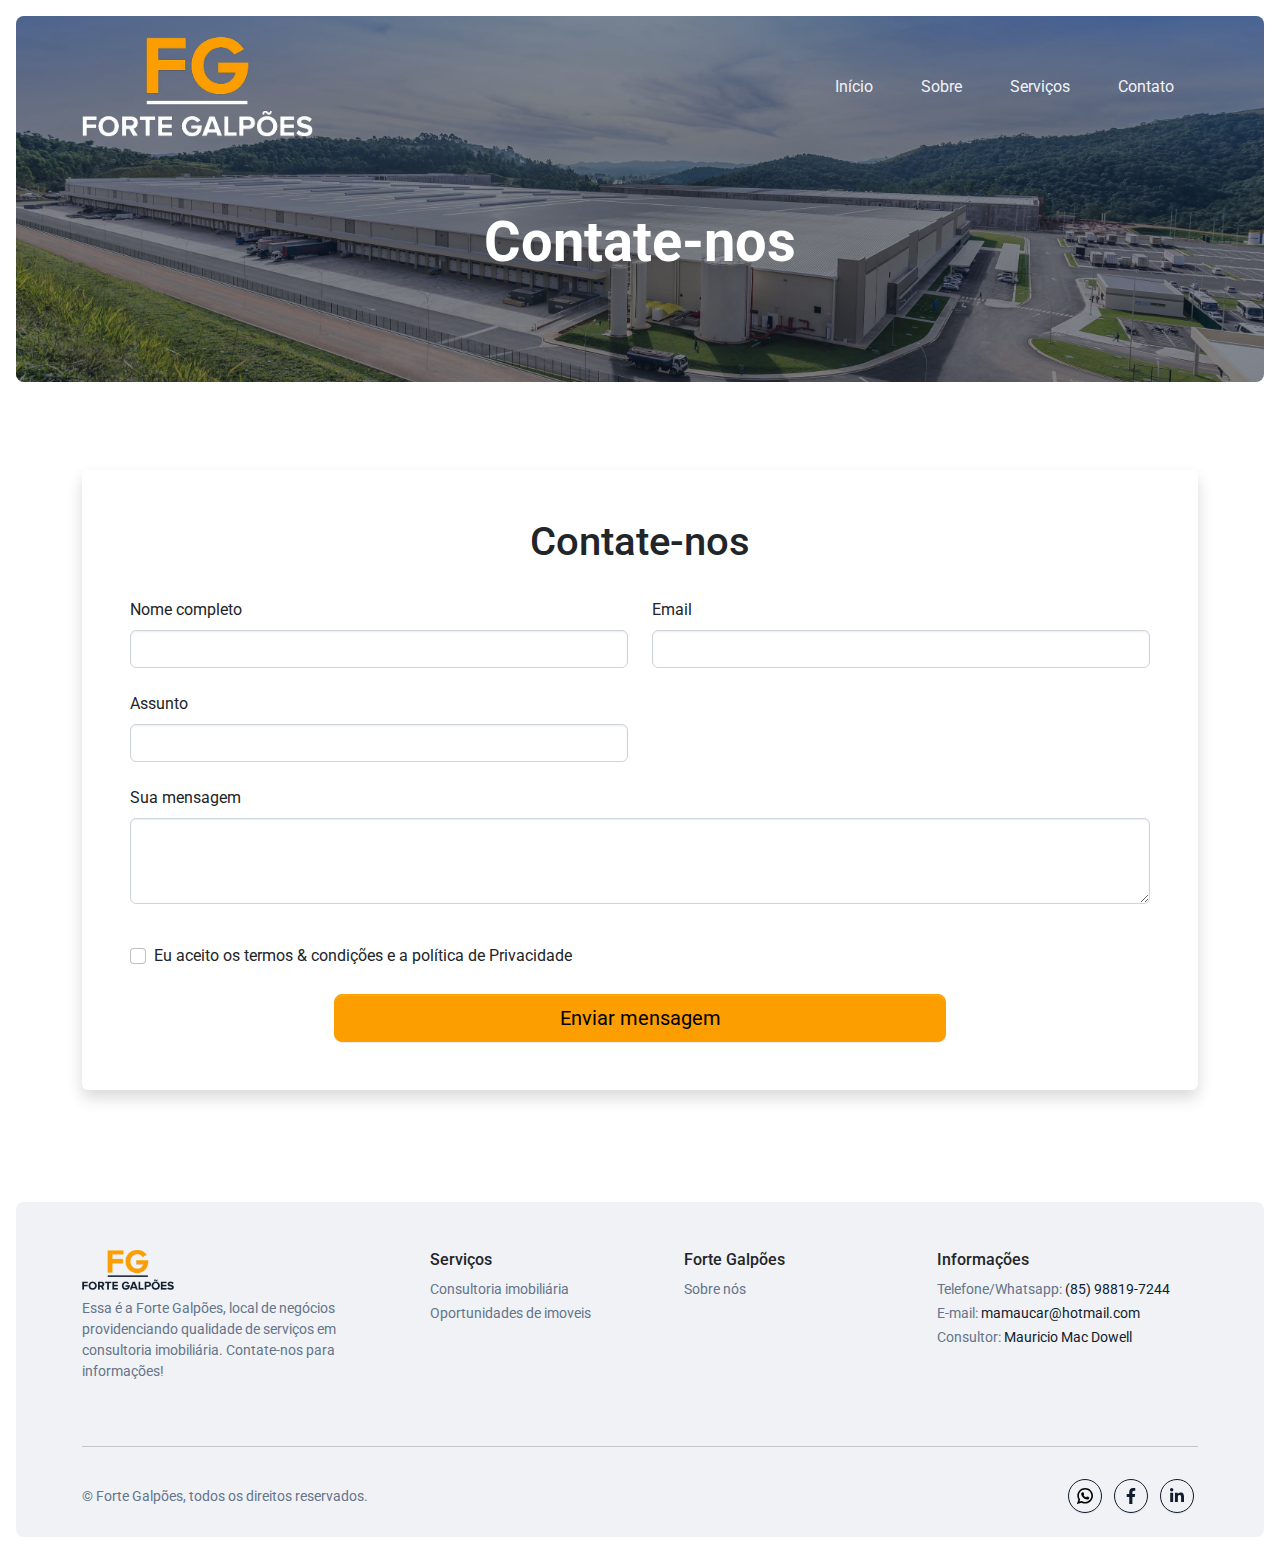
<file: contact-us.html>
<!DOCTYPE html>
<html lang="en">
<head>
	<script async src="https://www.googletagmanager.com/gtag/js?id=AW-16708186660">
	</script>
	<script>
		window.dataLayer = window.dataLayer || [];
		function gtag(){dataLayer.push(arguments);}
		gtag('js', new Date());

		gtag('config', 'AW-16708186660');
	</script>

	<meta charset="utf-8">
	<meta name="viewport" content="width=device-width, initial-scale=1">

	<title>Forte Galpões - Consultoria e oportunidades imobiliárias</title>
	<link rel="icon" href="./assets/logo/fav-icon.png" sizes="32x32">
	<link rel="icon" href="./assets/logo/fav-icon.png" sizes="192x192">
	<link rel="apple-touch-icon" href="./assets/logo/fav-icon.png">

	<link rel="stylesheet" type="text/css" href="./assets/library/aos/aos.css">
	<link rel="stylesheet" type="text/css" href="./assets/css/main.min.css">
	<link rel="stylesheet" type="text/css" href="./assets/css/style.css">

</head>
<body>

	<div class="loader-wrapper">
	    <span class="loader"><span class="loader-inner"></span></span>
	</div>
	
	<!-- header top -->
	<div class="position-relative z-index-5">
		<nav class="navbar navbar-dark navbar-expand-xl position-absolute mt-2 w-100">
			<div class="container">

				<a class="navbar-brand d-flex align-items-center ms-3 ms-sm-0" href="./index.html">
					<img src="./assets/logo/logo.png" height="100" alt="brand">
				</a>

				<button class="navbar-toggler collapsed me-3 me-sm-0" type="button" data-bs-toggle="collapse" data-bs-target="#navbarNav"
				aria-controls="navbarNav" aria-expanded="false" aria-label="Toggle navigation">
					<span class="toggler-icon top-bar"></span>
					<span class="toggler-icon middle-bar"></span>
					<span class="toggler-icon bottom-bar"></span>
				</button>

				<div class="collapse navbar-collapse bg-light bg-xl-transparent px-3 z-index-5 rounded-4 mx-3 mx-sm-0" id="navbarNav">
					<ul class="navbar-nav ms-auto">
						<li class="nav-item">
							<a class="nav-link active text-dark text-xl-light text-primary-hover py-3 px-xl-4" aria-current="page" href="./index.html">Início</a>
						</li>
						<li class="nav-item">
							<a class="nav-link text-dark text-xl-light text-primary-hover py-3 px-xl-4" href="./about-us.html">Sobre</a>
						</li>
						<li class="nav-item">
							<a class="nav-link text-dark text-xl-light text-primary-hover py-3 px-xl-4" href="./services.html">Serviços</a>
						</li>
						<li class="nav-item">
							<a class="nav-link text-dark text-xl-light text-primary-hover py-3 ps-xl-4" href="./contact-us.html">Contato</a>
						</li>
					</ul>
				</div>
			</div>
		</nav>
	</div>


	<!-- header body -->
	<div class="rounded-3 m-1 m-md-2 m-xl-3 d-flex align-items-center pt-7 position-relative">
		<div
			class="position-absolute rounded-3 bg-size-cover top-0 end-0 bottom-0 start-0" 
			style="background: url(./assets/img/bg/bg4.jpg) center center no-repeat;"
			>
		</div>
		<div
			class="position-absolute rounded-3 top-0 end-0 bottom-0 start-0 bg-dark bg-opacity-50" 
			style=""
			>
		</div>
		<header class="container">
			<div class="d-flex min-vh-20 min-vh-md-25 min-vh-xl-30 align-items-center justify-content-center">

				<h1 class="text-white text-center display-4 fw-bold" data-aos="fade-down" data-aos-duration="3000">
					Contate-nos
				</h1>

			</div>
		</header>

	</div>

	<!-- contact us -->
	<section class="py-5 pb-lg-7">
		<div class="container">
			<div class="row">
				<div class="col-12 col-lg-12 mt-4">
					<div class="p-4 p-sm-5 pb-sm-4 shadow rounded">		
						<!-- <form class="row g-4 needs-validation" id="myForm" novalidate>
							<div class="col-md-6">
								<label for="nameForm" class="form-label">Nome completo</label>
								<input type="text" class="form-control" name="nameForm" id="nameForm" required>
								<div class="invalid-feedback">
										Por favor, preencha isso!
								</div>
							</div>
							<div class="col-md-6">
								<label for="emailForm" class="form-label">Email</label>
								<input type="email" class="form-control" name="emailForm" id="emailForm" required>
								<div class="invalid-feedback">
										Por favor, preencha isso!
								</div>
							</div>

							<div class="col-md-6">
								<label for="phoneForm" class="form-label">Número de telefone</label>
								<input type="text" class="form-control" name="phoneForm" id="phoneForm" required>
								<div class="invalid-feedback">
										Por favor, preencha isso!
								</div>
							</div>

							<div class="col-md-6">
								<label for="subjectForm" class="form-label">Assunto</label>
								<input type="text" class="form-control" name="subjectForm" id="subjectForm" required>
								<div class="invalid-feedback">
										Por favor, preencha isso!
								</div>
							</div>

							<div class="mb-3">
								<label for="messageForm" class="form-label">Sua mensagem</label>
								<textarea class="form-control" name="messageForm" id="messageForm" rows="3" required></textarea>
								<div class="invalid-feedback">
										Por favor, preencha isso!
								</div>
							</div>

							<div class="col-12">
								<div class="form-check">
									<input class="form-check-input" type="checkbox" id="gridCheck" required>
									<label class="form-check-label" for="gridCheck">
										Eu aceito os termos &amp; condições e a política de Privacidade
									</label>
									<div class="invalid-feedback">
								    	Por favor, preencha isso!
								    </div>
								</div>
							</div>
							<div class="col-12 text-center">
								<button type="submit" class="btn btn-primary btn-lg w-100 w-lg-60" id="sendMessage">
									Enviar mensagem
								</button>
							</div>

							 Alert message 
							<div class="col-12 text-center" id="yourMessageIsSent"></div>

						</form> -->


						<form class="row g-4 needs-validation" id="myForm"
							method="GET"
							action="mailto:mamaucar@hotmail.com"
							enctype="text/plain"
							novalidate>
							<h2 class="h1 col-12 text-center">Contate-nos</h2>

							<div class="col-md-6">
									<label for="nameForm" class="form-label">Nome completo</label>
									<input type="text" class="form-control" name="nameForm" id="nameForm" required aria-required="true">
									<div class="invalid-feedback">Por favor, preencha isso!</div>
							</div>

							<div class="col-md-6">
									<label for="emailForm" class="form-label">Email</label>
									<input type="email" class="form-control" name="emailForm" id="emailForm" required aria-required="true">
									<div class="invalid-feedback">Por favor, preencha isso!</div>
							</div>

							<div class="col-md-6">
									<label for="subject" class="form-label">Assunto</label>
									<input type="text" class="form-control" name="subject" id="subject" required aria-required="true">
									<div class="invalid-feedback">Por favor, preencha isso!</div>
							</div>

							<div class="mb-3">
									<label for="body" class="form-label">Sua mensagem</label>
									<textarea class="form-control" name="body" id="body" rows="3" required aria-required="true"></textarea>
									<div class="invalid-feedback">Por favor, preencha isso!</div>
							</div>

							<div class="col-12">
									<div class="form-check">
											<input class="form-check-input" type="checkbox" id="gridCheck" required>
											<label class="form-check-label" for="gridCheck">Eu aceito os termos &amp; condições e a política de Privacidade</label>
											<div class="invalid-feedback">Por favor, preencha isso!</div>
									</div>
							</div>

							<div class="col-12 text-center">
									<button type="submit" class="btn btn-primary btn-lg w-100 w-lg-60" id="sendMessage">Enviar mensagem</button>
							</div>

							<div class="col-12 text-center" id="yourMessageIsSent"></div>
					</form>
					</div>
				</div>


				<!-- <div class="col-12 col-lg-5 mt-4" style="min-height: 400px;">

					<iframe 
						class="w-100 h-100 rounded"
						src="https://www.google.com/maps/place/brasil/data=!4m2!3m1!1s0x9c59c7ebcc28cf:0x295a1506f2293e63?sa=X&ved=1t:155783&ictx=111" 
						>
					</iframe>

				</div> -->
			</div>
		</div>
	</section>

	<!-- Footer 1 -->
	<footer class="bg-light m-1 m-md-2 m-xl-3 rounded-3">
		<div class="container">
			<div class="row py-5 justify-content-between">
				<div class="col-12 col-lg-3">
					<div>
						<a class="navbar-brand d-flex align-items-center" href="./index.html">
							<img alt="this is an image" src="./assets/logo/logo_footer.png" height="40">
						</a>
					</div>

					<p class="mt-2 text-gray small">
						Essa é a Forte Galpões, local de negócios providenciando qualidade de serviços em consultoria imobiliária. Contate-nos para informações!
					</p>
				</div>

				<div class="col-12 col-md-3 col-lg-2">
					<h6 class="mt-3 mt-lg-0">Serviços</h6>
					<div>
						<a href="./services.html" class="text-decoration-none text-gray small">Consultoria imobiliária</a>
					</div>
					<div>
						<a href="./services.html" class="text-decoration-none text-gray small">Oportunidades de imoveis</a>
					</div>
					<!-- <div>
						<a href="./services.html" class="text-decoration-none text-gray small">Análise e documentação</a>
					</div> -->
				</div>

				<div class="col-12 col-md-3 col-lg-2">
					<h6 class="mt-3 mt-lg-0">Forte Galpões</h6>
					<div>
						<a href="./about-us.html" class="text-decoration-none text-gray small">Sobre nós</a>
					</div>
					<!-- <div>
						<a href="./blog-author.html" class="text-decoration-none text-gray small">Our CEO</a>
					</div> 
					<div>
						<a href="./terms-conditions.html" class="text-decoration-none text-gray small">Termos &amp; Condições</a>
					</div> -->
				</div>

				<div class="col-12 col-md-3 col-lg-3">
					<h6 class="mt-3 mt-lg-0">Informações</h6>
					<div>
						<a href="javascript:;" class="text-gray small">Telefone/Whatsapp: <span class="text-dark">(85) 98819-7244</span></a>
					</div>
					<div>
						<a href="javascript:;" class="text-gray small">E-mail: <span class="text-dark">mamaucar@hotmail.com</span></a>
					</div>
					<div>
						<a href="javascript:;" class="text-gray small">Consultor: <span class="text-dark">Mauricio Mac Dowell</span></a>
					</div>
				</div>
			</div>

			<hr class="border-secondary my-0 opacity-25">

			<div class="d-flex justify-content-between align-items-center flex-wrap pt-3 pb-4">
				<div class="order-last order-md-first text-gray small mt-3">
					&copy; Forte Galpões, todos os direitos reservados.
				</div>

				<div class="order-first order-md-last mt-3">
					<!-- twitter icon -->
					<!-- <a href="javascript:;"
						class="btn btn-outline-dark social p-2 rounded-circle"
						>
						<span class="d-flex justify-content-center align-items-center">
							<svg xmlns="http://www.w3.org/2000/svg" width="16" height="16" fill="currentColor" viewBox="0 0 16 16">
								<path d="M5.026 15c6.038 0 9.341-5.003 9.341-9.334 0-.14 0-.282-.006-.422A6.685 6.685 0 0 0 16 3.542a6.658 6.658 0 0 1-1.889.518 3.301 3.301 0 0 0 1.447-1.817 6.533 6.533 0 0 1-2.087.793A3.286 3.286 0 0 0 7.875 6.03a9.325 9.325 0 0 1-6.767-3.429 3.289 3.289 0 0 0 1.018 4.382A3.323 3.323 0 0 1 .64 6.575v.045a3.288 3.288 0 0 0 2.632 3.218 3.203 3.203 0 0 1-.865.115 3.23 3.23 0 0 1-.614-.057 3.283 3.283 0 0 0 3.067 2.277A6.588 6.588 0 0 1 .78 13.58a6.32 6.32 0 0 1-.78-.045A9.344 9.344 0 0 0 5.026 15z"/>
							</svg>
						</span>
					</a> -->

					<!-- intagram icon -->
					<!-- <a href="javascript:;"
						class="btn btn-outline-dark social mx-1 p-2 rounded-circle"
						>
						<span class="d-flex justify-content-center align-items-center">
							<svg xmlns="http://www.w3.org/2000/svg" width="16" height="16" fill="currentColor" viewBox="0 0 16 16">
													<path d="M8 0C5.829 0 5.556.01 4.703.048 3.85.088 3.269.222 2.76.42a3.917 3.917 0 0 0-1.417.923A3.927 3.927 0 0 0 .42 2.76C.222 3.268.087 3.85.048 4.7.01 5.555 0 5.827 0 8.001c0 2.172.01 2.444.048 3.297.04.852.174 1.433.372 1.942.205.526.478.972.923 1.417.444.445.89.719 1.416.923.51.198 1.09.333 1.942.372C5.555 15.99 5.827 16 8 16s2.444-.01 3.298-.048c.851-.04 1.434-.174 1.943-.372a3.916 3.916 0 0 0 1.416-.923c.445-.445.718-.891.923-1.417.197-.509.332-1.09.372-1.942C15.99 10.445 16 10.173 16 8s-.01-2.445-.048-3.299c-.04-.851-.175-1.433-.372-1.941a3.926 3.926 0 0 0-.923-1.417A3.911 3.911 0 0 0 13.24.42c-.51-.198-1.092-.333-1.943-.372C10.443.01 10.172 0 7.998 0h.003zm-.717 1.442h.718c2.136 0 2.389.007 3.232.046.78.035 1.204.166 1.486.275.373.145.64.319.92.599.28.28.453.546.598.92.11.281.24.705.275 1.485.039.843.047 1.096.047 3.231s-.008 2.389-.047 3.232c-.035.78-.166 1.203-.275 1.485a2.47 2.47 0 0 1-.599.919c-.28.28-.546.453-.92.598-.28.11-.704.24-1.485.276-.843.038-1.096.047-3.232.047s-2.39-.009-3.233-.047c-.78-.036-1.203-.166-1.485-.276a2.478 2.478 0 0 1-.92-.598 2.48 2.48 0 0 1-.6-.92c-.109-.281-.24-.705-.275-1.485-.038-.843-.046-1.096-.046-3.233 0-2.136.008-2.388.046-3.231.036-.78.166-1.204.276-1.486.145-.373.319-.64.599-.92.28-.28.546-.453.92-.598.282-.11.705-.24 1.485-.276.738-.034 1.024-.044 2.515-.045v.002zm4.988 1.328a.96.96 0 1 0 0 1.92.96.96 0 0 0 0-1.92zm-4.27 1.122a4.109 4.109 0 1 0 0 8.217 4.109 4.109 0 0 0 0-8.217zm0 1.441a2.667 2.667 0 1 1 0 5.334 2.667 2.667 0 0 1 0-5.334z"/>
										</svg>
						</span>
					</a> -->

					<!-- whatsapp icon -->
					<a href="https://wa.me/5585988197244?text=Ol%C3%A1%21++Visitei+o+seu+site+e+fiquei+bastante+interessado+nas+suas+ofertas+imobili%C3%A1rias.+Gostaria+de+obter+mais+informa%C3%A7%C3%B5es+detalhadas+sobre+as+propriedades+dispon%C3%ADveis+e+conhecer+melhor+como+voc%C3%AAs+podem+me+auxiliar+no+processo+de+encontrar+a+minha+pr%C3%B3xima+casa+ou+investimento+imobili%C3%A1rio.++Agrade%C3%A7o+antecipadamente+pela+sua+aten%C3%A7%C3%A3o+e+estou+ansioso+para+a+sua+resposta."
						class="btn btn-outline-dark social mx-1 p-2 rounded-circle"
						>
						<span class="d-flex justify-content-center align-items-center">
							<svg fill="#000000" height="16" width="16" version="1.1" id="Layer_1" xmlns="http://www.w3.org/2000/svg" xmlns:xlink="http://www.w3.org/1999/xlink" 
									viewBox="0 0 308 308" xml:space="preserve">
								<g id="XMLID_468_">
									<path id="XMLID_469_" d="M227.904,176.981c-0.6-0.288-23.054-11.345-27.044-12.781c-1.629-0.585-3.374-1.156-5.23-1.156
										c-3.032,0-5.579,1.511-7.563,4.479c-2.243,3.334-9.033,11.271-11.131,13.642c-0.274,0.313-0.648,0.687-0.872,0.687
										c-0.201,0-3.676-1.431-4.728-1.888c-24.087-10.463-42.37-35.624-44.877-39.867c-0.358-0.61-0.373-0.887-0.376-0.887
										c0.088-0.323,0.898-1.135,1.316-1.554c1.223-1.21,2.548-2.805,3.83-4.348c0.607-0.731,1.215-1.463,1.812-2.153
										c1.86-2.164,2.688-3.844,3.648-5.79l0.503-1.011c2.344-4.657,0.342-8.587-0.305-9.856c-0.531-1.062-10.012-23.944-11.02-26.348
										c-2.424-5.801-5.627-8.502-10.078-8.502c-0.413,0,0,0-1.732,0.073c-2.109,0.089-13.594,1.601-18.672,4.802
										c-5.385,3.395-14.495,14.217-14.495,33.249c0,17.129,10.87,33.302,15.537,39.453c0.116,0.155,0.329,0.47,0.638,0.922
										c17.873,26.102,40.154,45.446,62.741,54.469c21.745,8.686,32.042,9.69,37.896,9.69c0.001,0,0.001,0,0.001,0
										c2.46,0,4.429-0.193,6.166-0.364l1.102-0.105c7.512-0.666,24.02-9.22,27.775-19.655c2.958-8.219,3.738-17.199,1.77-20.458
										C233.168,179.508,230.845,178.393,227.904,176.981z"/>
									<path id="XMLID_470_" d="M156.734,0C73.318,0,5.454,67.354,5.454,150.143c0,26.777,7.166,52.988,20.741,75.928L0.212,302.716
										c-0.484,1.429-0.124,3.009,0.933,4.085C1.908,307.58,2.943,308,4,308c0.405,0,0.813-0.061,1.211-0.188l79.92-25.396
										c21.87,11.685,46.588,17.853,71.604,17.853C240.143,300.27,308,232.923,308,150.143C308,67.354,240.143,0,156.734,0z
										M156.734,268.994c-23.539,0-46.338-6.797-65.936-19.657c-0.659-0.433-1.424-0.655-2.194-0.655c-0.407,0-0.815,0.062-1.212,0.188
										l-40.035,12.726l12.924-38.129c0.418-1.234,0.209-2.595-0.561-3.647c-14.924-20.392-22.813-44.485-22.813-69.677
										c0-65.543,53.754-118.867,119.826-118.867c66.064,0,119.812,53.324,119.812,118.867
										C276.546,215.678,222.799,268.994,156.734,268.994z"/>
								</g>
							</svg>
						</span>	
					</a>

					<!-- facebook icon -->
					<a href="https://www.facebook.com/mauricio.macdowell.16"
						class="btn btn-outline-dark social mx-1 p-2 rounded-circle"
						>
						<span class="d-flex justify-content-center align-items-center">
							<svg xmlns="http://www.w3.org/2000/svg" width="16" height="16" fill="currentColor" viewBox="0 0 320 512">
								<path d="M279.14 288l14.22-92.66h-88.91v-60.13c0-25.35 12.42-50.06 52.24-50.06h40.42V6.26S260.43 0 225.36 0c-73.22 0-121.08 44.38-121.08 124.72v70.62H22.89V288h81.39v224h100.17V288z"/>
							</svg>
						</span>
					</a>

					<!-- linkedIn icon -->
					<a href="https://www.facebook.com/mauricio.macdowell.16"
						class="btn btn-outline-dark social mx-1 p-2 rounded-circle"
						>
						<span class="d-flex justify-content-center align-items-center">
							<svg xmlns="http://www.w3.org/2000/svg" width="16" height="16" fill="currentColor" viewBox="0 0 448 512">
								<path d="M100.28 448H7.4V148.9h92.88zM53.79 108.1C24.09 108.1 0 83.5 0 53.8a53.79 53.79 0 0 1 107.58 0c0 29.7-24.1 54.3-53.79 54.3zM447.9 448h-92.68V302.4c0-34.7-.7-79.2-48.29-79.2-48.29 0-55.69 37.7-55.69 76.7V448h-92.78V148.9h89.08v40.8h1.3c12.4-23.5 42.69-48.3 87.88-48.3 94 0 111.28 61.9 111.28 142.3V448z"/>
							</svg>
						</span>
					</a>

					<!-- youtube icon -->
					<!-- <a href="javascript:;"
						class="btn btn-outline-dark social p-2 rounded-circle"
						>
						<span class="d-flex justify-content-center align-items-center">
							<svg xmlns="http://www.w3.org/2000/svg" width="16" height="16" fill="currentColor" viewBox="0 0 16 16">
								<path d="M8.051 1.999h.089c.822.003 4.987.033 6.11.335a2.01 2.01 0 0 1 1.415 1.42c.101.38.172.883.22 1.402l.01.104.022.26.008.104c.065.914.073 1.77.074 1.957v.075c-.001.194-.01 1.108-.082 2.06l-.008.105-.009.104c-.05.572-.124 1.14-.235 1.558a2.007 2.007 0 0 1-1.415 1.42c-1.16.312-5.569.334-6.18.335h-.142c-.309 0-1.587-.006-2.927-.052l-.17-.006-.087-.004-.171-.007-.171-.007c-1.11-.049-2.167-.128-2.654-.26a2.007 2.007 0 0 1-1.415-1.419c-.111-.417-.185-.986-.235-1.558L.09 9.82l-.008-.104A31.4 31.4 0 0 1 0 7.68v-.123c.002-.215.01-.958.064-1.778l.007-.103.003-.052.008-.104.022-.26.01-.104c.048-.519.119-1.023.22-1.402a2.007 2.007 0 0 1 1.415-1.42c.487-.13 1.544-.21 2.654-.26l.17-.007.172-.006.086-.003.171-.007A99.788 99.788 0 0 1 7.858 2h.193zM6.4 5.209v4.818l4.157-2.408L6.4 5.209z"/>
							</svg>
						</span>
					</a> -->
				</div>
			</div>
		</div>
	</footer>

	<!-- Button back to top -->
	<button
	    type="button"
	    class="btn btn-primary btn-back-to-top rounded-circle justify-content-center align-items-center z-index-4"
		>
			<i>
			<svg xmlns="http://www.w3.org/2000/svg" width="1.7rem" height="1.7rem" fill="currentColor" class="bi bi-arrow-up-short" viewBox="0 0 16 16">
				<path fill-rule="evenodd" d="M8 12a.5.5 0 0 0 .5-.5V5.707l2.146 2.147a.5.5 0 0 0 .708-.708l-3-3a.5.5 0 0 0-.708 0l-3 3a.5.5 0 1 0 .708.708L7.5 5.707V11.5a.5.5 0 0 0 .5.5z"/>
			</svg>
			</i>
	</button>

	<!-- Google tag (gtag.js) -->
	<script src="./assets/library/bootstrap/js/bootstrap.bundle.min.js"></script>
	<script src="./assets/library/aos/aos.js"></script>
	<script src="./assets/js/scripts.js"></script>
	
	<script src="./assets/php/scriptContactUsPHP.js"></script>

</body>
</html>
</file>
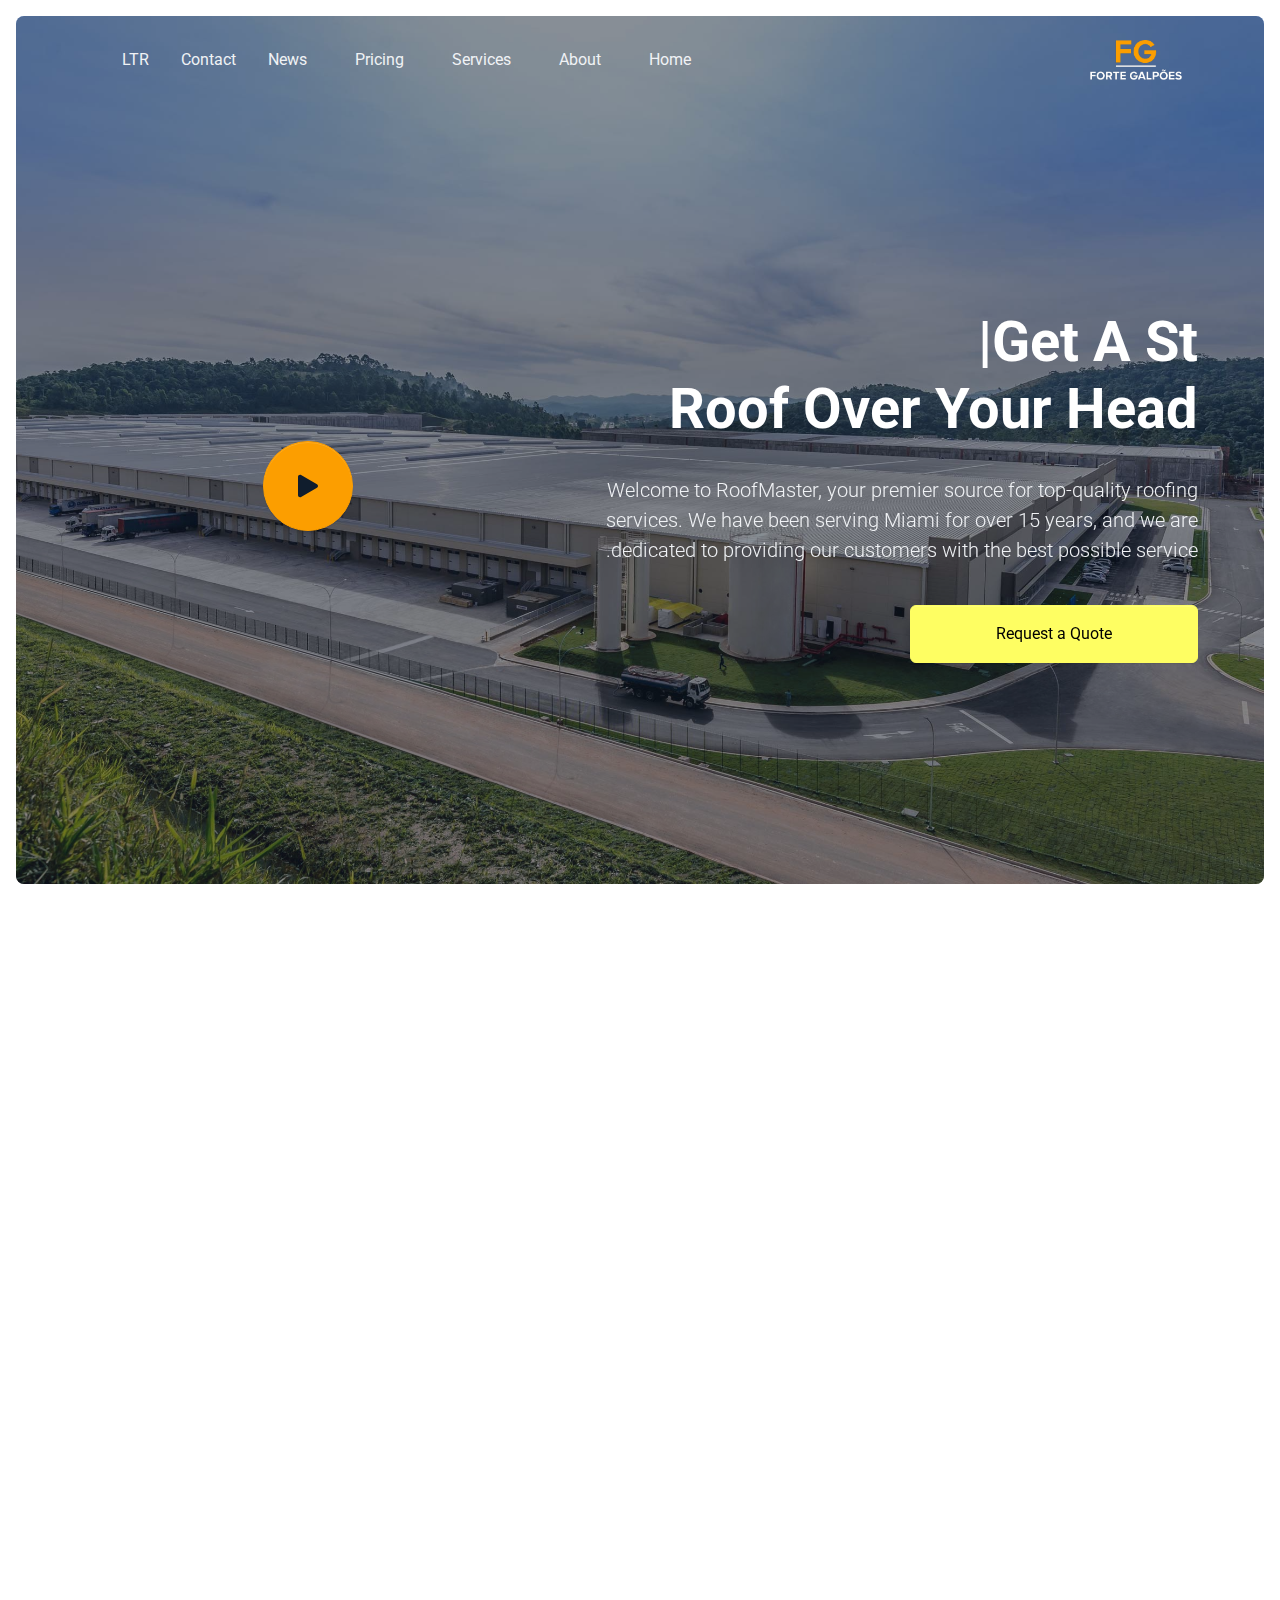
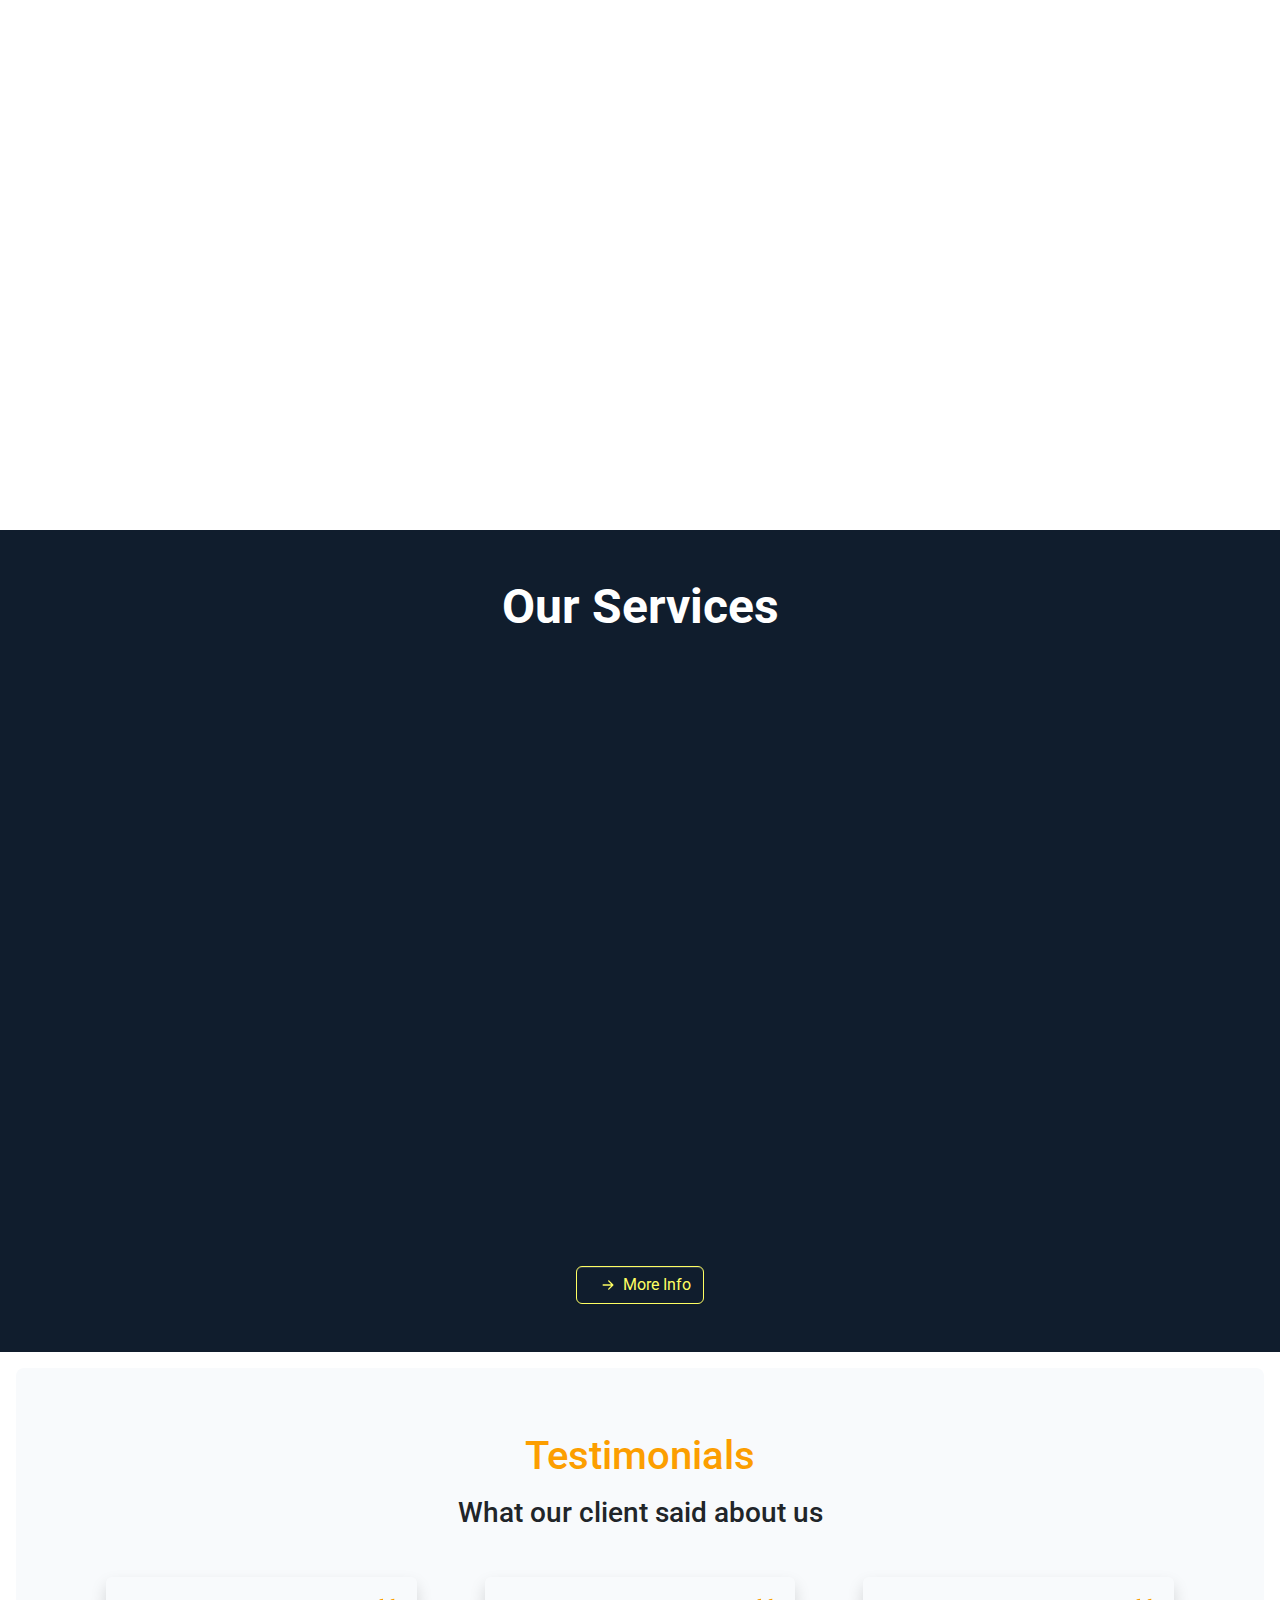
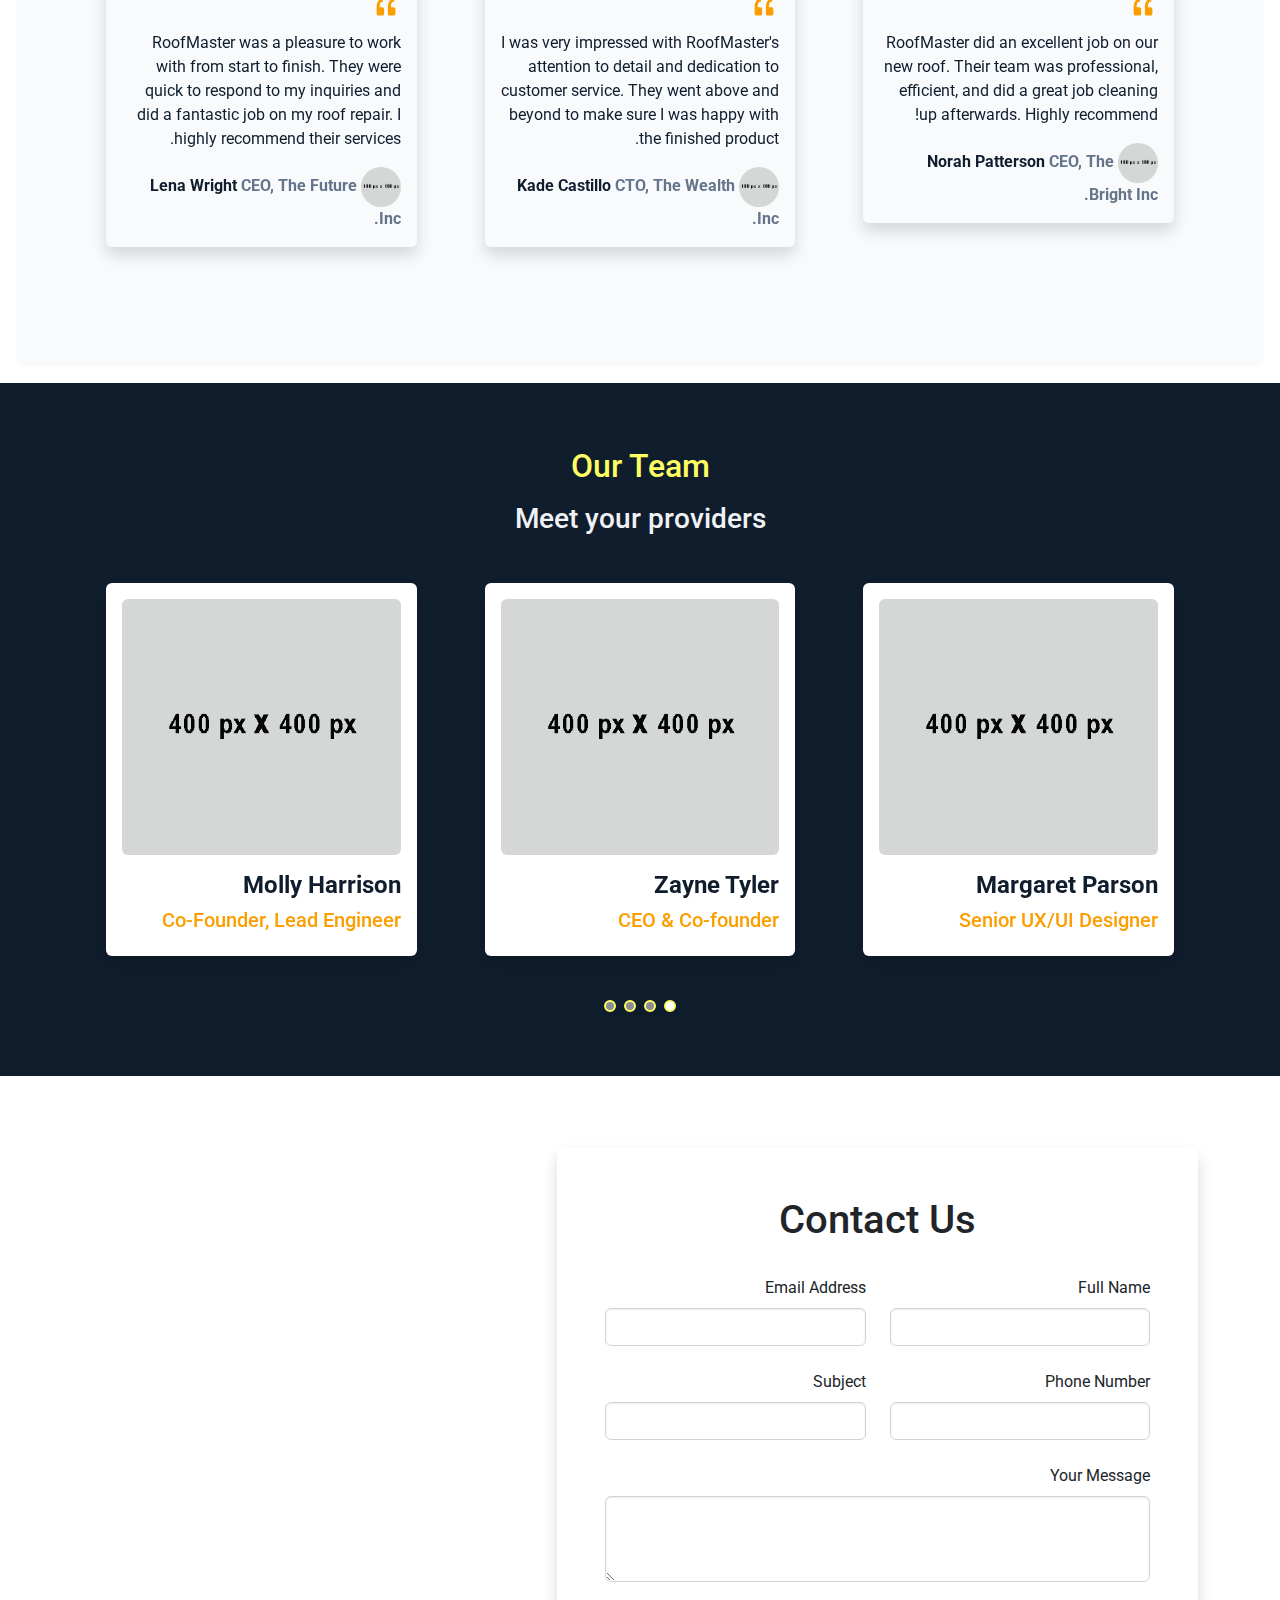
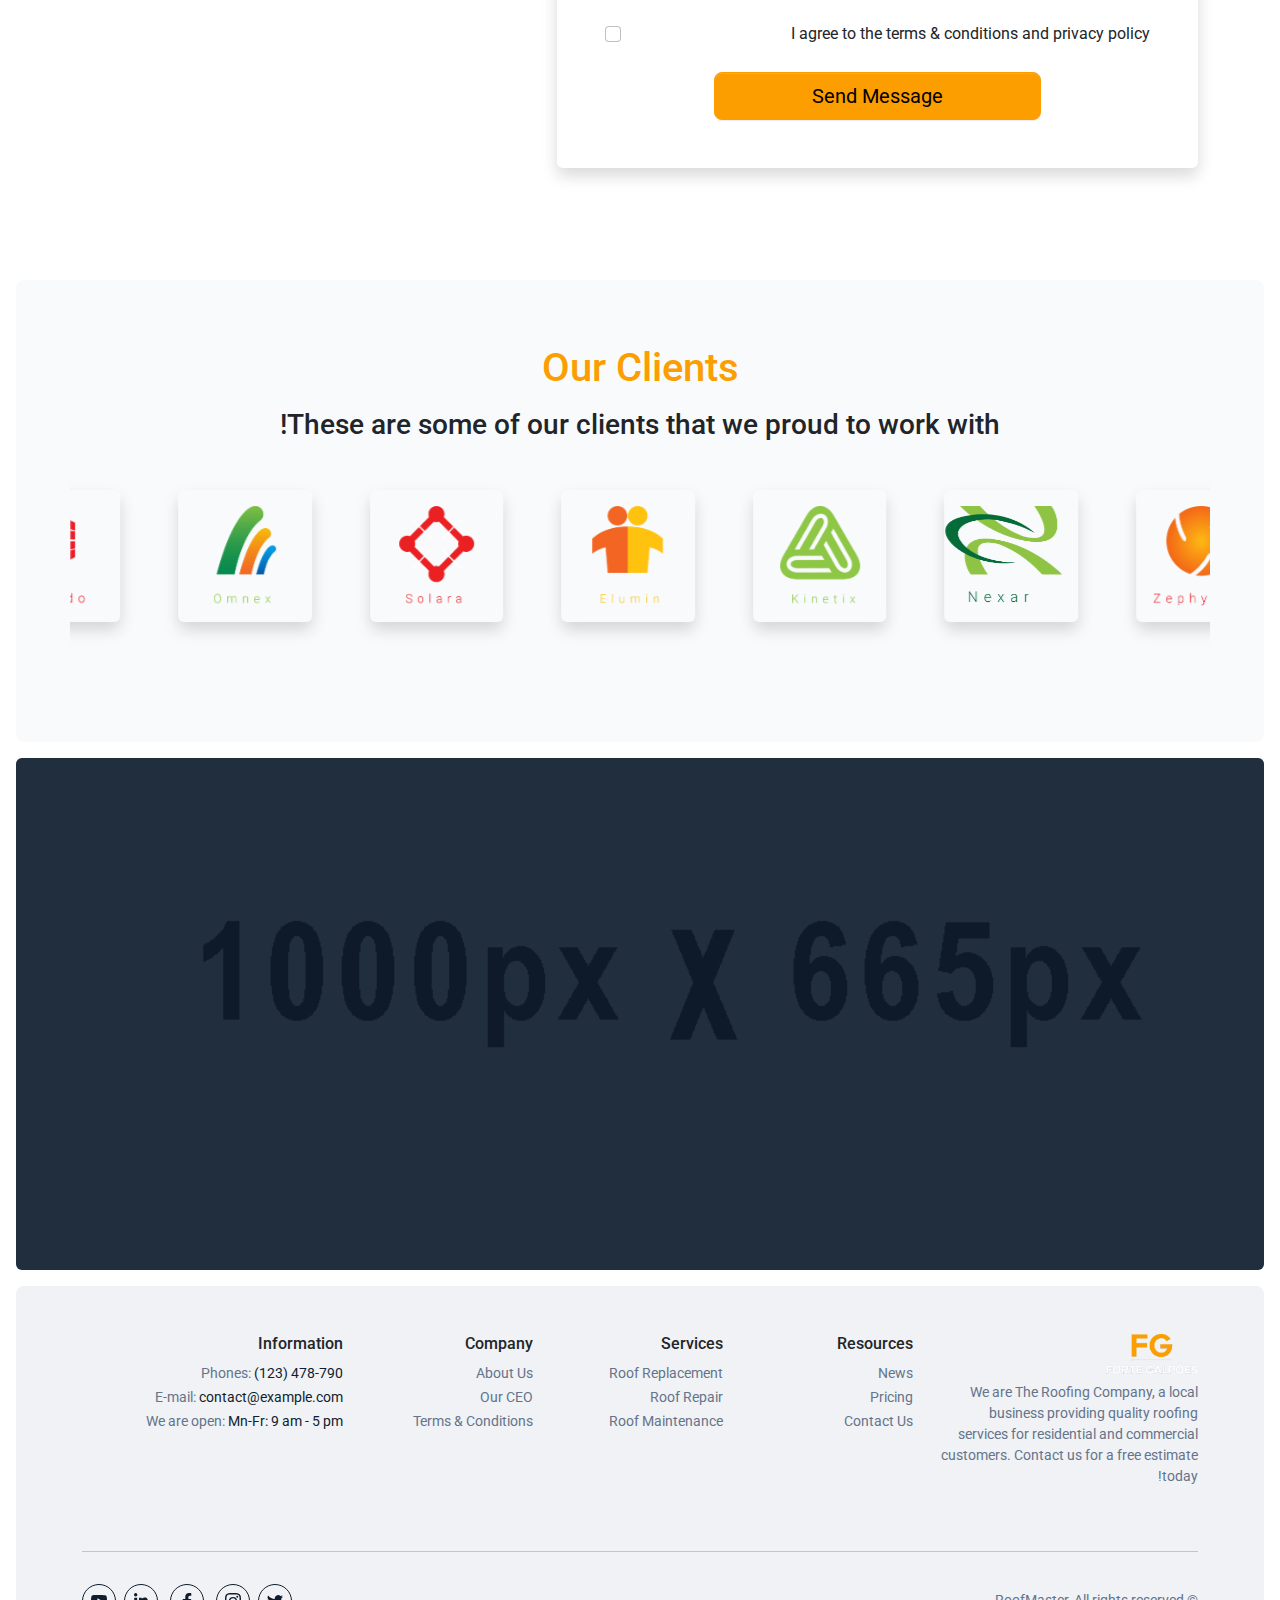
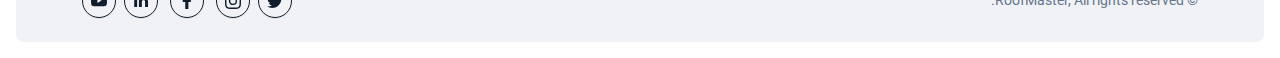
<file: index-rtl.html>
<!DOCTYPE html>
<html lang="en" dir="rtl">
<head>
	<meta charset="utf-8">
	<meta name="viewport" content="width=device-width, initial-scale=1">
	
	<title>RoofMaster - Elevate Your Roofing Business with this HTML Template</title>
	<link rel="icon" href="./assets/logo/fav-icon.png" sizes="32x32">
	<link rel="icon" href="./assets/logo/fav-icon.png" sizes="192x192">
	<link rel="apple-touch-icon" href="./assets/logo/fav-icon.png">

	<link rel="stylesheet" type="text/css" href="./assets/library/glide/css/glide.core.min.css">
	<link rel="stylesheet" type="text/css" href="./assets/library/glide/css/glide.theme.min.css">
	<link rel="stylesheet" type="text/css" href="./assets/library/aos/aos.css">
	<link rel="stylesheet" type="text/css" href="./assets/css/main.min.css">
	<link rel="stylesheet" type="text/css" href="./assets/css/style.css">



</head>
<body>

	<div class="loader-wrapper">
	    <span class="loader"><span class="loader-inner"></span></span>
	</div>
	
	<!-- header top -->
	<div class="position-relative z-index-5">
		<nav class="navbar navbar-dark navbar-expand-xl position-absolute mt-2 w-100">
			<div class="container">

				<a class="navbar-brand d-flex align-items-center ms-3 ms-sm-0" href="./index.html">
					<img src="./assets/logo/logo.png" height="40" alt="brand">
				</a>

				<button class="navbar-toggler collapsed me-3 me-sm-0" type="button" data-bs-toggle="collapse" data-bs-target="#navbarNav"
				aria-controls="navbarNav" aria-expanded="false" aria-label="Toggle navigation">
					<span class="toggler-icon top-bar"></span>
					<span class="toggler-icon middle-bar"></span>
					<span class="toggler-icon bottom-bar"></span>
				</button>

				<div class="collapse navbar-collapse bg-light bg-xl-transparent px-3 z-index-5 rounded-4 mx-3 mx-sm-0" id="navbarNav">
					<ul class="navbar-nav me-auto">
						<li class="nav-item">
							<a class="nav-link active text-dark text-xl-light text-primary-hover py-3 px-xl-4" aria-current="page" href="./index.html">Home</a>
						</li>
						<li class="nav-item">
							<a class="nav-link text-dark text-xl-light text-primary-hover py-3 px-xl-4" href="./about-us.html">About</a>
						</li>
						<li class="nav-item">
							<a class="nav-link text-dark text-xl-light text-primary-hover py-3 px-xl-4" href="./services.html">Services</a>
						</li>
						<li class="nav-item">
							<a class="nav-link text-dark text-xl-light text-primary-hover py-3 px-xl-4" href="./pricing.html">Pricing</a>
						</li>
						<li class="nav-item">
							<a class="nav-link text-dark text-xl-light text-primary-hover py-3 px-xl-4" href="./blog.html">News</a>
						</li>
						<li class="nav-item">
							<a class="nav-link text-dark text-xl-light text-primary-hover py-3 ps-xl-4" href="./contact-us.html">Contact</a>
						</li>
						<li class="nav-item">
							<a class="nav-link text-dark text-xl-light text-primary-hover py-3 ps-xl-4" href="./index.html">LTR</a>
						</li>
					</ul>
				</div>
			</div>
		</nav>
	</div>

	<!-- header body -->
	<div class="rounded-3 d-flex align-items-center pt-7 pb-4 position-relative main-header main-header-md main-header-xl">
		<div
			class="position-absolute rounded-3 bg-size-cover top-0 end-0 bottom-0 start-0 z-index-n2" 
			style="background: url(./assets/img/bg/bg4.jpg) center center no-repeat;"
			>
		</div>
		<div
			class="position-absolute rounded-3 top-0 end-0 bottom-0 start-0 bg-dark bg-opacity-50 z-index-n1" 
			style=""
			>
		</div>
		<header class="container">
			<div class="row align-items-center justify-content-between overflow-hidden overflow-lg-visible">

				<div class="col-12 col-lg-7 d-flex align-items-center" data-aos="zoom-in" data-aos-duration="3000">
					<div>
						<div class="h1 text-white display-4 fw-bold text-capitalize mt-6 mt-lg-0">
							
							Get a							
							<span id="typed"></span>

							<div id="typed-strings">
								<div>Strong</div>
								<div>Reliable</div>
								<div>Trustworthy</div>
							</div>
							<br>
							Roof Over Your Head
						</div>

						<p class="text-light lead py-4">
							Welcome to RoofMaster, your premier source for top-quality roofing services. We have been serving Miami for over 15 years, and we are dedicated to providing our customers with the best possible service.
						</p>

						<div>
							<a class="btn btn-info py-3 w-100 w-md-45" href="./contact-us.html">
								Request a Quote
							</a>
						</div>
					</div>
				</div>

				<div class="col-12 col-lg-5 position-relative px-4 py-5 p-lg-0" data-aos="zoom-in" data-aos-duration="3000">
					<div class="pt-8">
						<!-- Button trigger modal -->
						<button 
							type="button" 
							class="btn btn-primary p-4 text-dark rounded-circle position-absolute top-50 start-50 translate-middle z-index-1 video-btn-modal" 
							data-bs-toggle="modal" data-bs-target="#videoModal"
							data-bs-src="./assets/media/media1.mp4"
							>
							<svg xmlns="http://www.w3.org/2000/svg" width="40" height="40" fill="currentColor" class="bi bi-play-fill" viewBox="0 0 16 16">
							  <path d="m11.596 8.697-6.363 3.692c-.54.313-1.233-.066-1.233-.697V4.308c0-.63.692-1.01 1.233-.696l6.363 3.692a.802.802 0 0 1 0 1.393z"/>
							</svg>
						</button>
					</div>
				</div>

			</div>

		</header>

	</div>	


	<!-- Modal to embed vidoes!! -->
	<div class="modal fade" id="videoModal" tabindex="-1" aria-hidden="true">
		<div class="modal-dialog modal-xl modal-dialog-centered">
			<div class="modal-content border-0">
				<div class="modal-header border-0 p-0">
					<button type="button" class="btn-close bg-white position-absolute top-0 end-0 me-n6 mt-n4 rounded-circle p-3" data-bs-dismiss="modal" aria-label="Close"></button>
				</div>
				<div class="modal-body p-0">
					<div class="ratio ratio-16x9">
						<iframe class="embed-responsive-item iframeVideo" allow="autoplay"></iframe>
					</div>
				</div>
				
			</div>
		</div>
	</div>

	<!-- About Us -->
	<section class="pt-5 pb-6">
		<div class="container py-2">
			<div class="row align-items-center justify-content-between">
				<div class="col-lg-6 col-xl-5 mt-5" data-aos="zoom-in" data-aos-duration="3000">
					<h2>
						About Us
					</h2>
					<p class="lead my-4">
						RoofMaster has been providing top-notch roofing construction services in Miami for over 15 years. We specialize in shingle repair and installation, tile roofing, and full-roof replacement. Our team is highly experienced, certified, and always puts our customer's needs first. Contact us today to get your roof inspected!
					</p>

					<div>
						<a href="./about-us.html" class="btn btn-primary">
							More information
						</a>
					</div>
				</div>

				<div class="col-lg-6 col-xl-6 mt-5" data-aos="zoom-in" data-aos-duration="3000">
					<div class="py-6 py-sm-7 py-md-10 position-relative">
						<div class="position-absolute top-0 bottom-0 start-0 end-0 z-index-n2 rounded bg-size-cover" style="background: url(./assets/img/bg/bg17.jpg) center center no-repeat;"></div>
						<div class="position-absolute top-0 bottom-0 start-0 end-0 bg-dark rounded bg-opacity-50 z-index-n1"></div>
						<div>
							<h4 class="text-center text-info fw-bolder">
								Find us on
							</h4>

							<div class="text-center">
								<!-- twitter icon -->
								<a href="javascript:;"
									class="btn btn-info social my-2 mx-1 p-2 rounded-circle"
									>
									<span class="d-flex justify-content-center align-items-center">
										<svg xmlns="http://www.w3.org/2000/svg" width="16" height="16" fill="currentColor" viewBox="0 0 16 16">
											<path d="M5.026 15c6.038 0 9.341-5.003 9.341-9.334 0-.14 0-.282-.006-.422A6.685 6.685 0 0 0 16 3.542a6.658 6.658 0 0 1-1.889.518 3.301 3.301 0 0 0 1.447-1.817 6.533 6.533 0 0 1-2.087.793A3.286 3.286 0 0 0 7.875 6.03a9.325 9.325 0 0 1-6.767-3.429 3.289 3.289 0 0 0 1.018 4.382A3.323 3.323 0 0 1 .64 6.575v.045a3.288 3.288 0 0 0 2.632 3.218 3.203 3.203 0 0 1-.865.115 3.23 3.23 0 0 1-.614-.057 3.283 3.283 0 0 0 3.067 2.277A6.588 6.588 0 0 1 .78 13.58a6.32 6.32 0 0 1-.78-.045A9.344 9.344 0 0 0 5.026 15z"/>
										</svg>
									</span>
								</a>

								<!-- intagram icon -->
								<a href="javascript:;"
									class="btn btn-info social my-2 mx-1 p-2 rounded-circle"
									>
									<span class="d-flex justify-content-center align-items-center">
										<svg xmlns="http://www.w3.org/2000/svg" width="16" height="16" fill="currentColor" viewBox="0 0 16 16">
								           		<path d="M8 0C5.829 0 5.556.01 4.703.048 3.85.088 3.269.222 2.76.42a3.917 3.917 0 0 0-1.417.923A3.927 3.927 0 0 0 .42 2.76C.222 3.268.087 3.85.048 4.7.01 5.555 0 5.827 0 8.001c0 2.172.01 2.444.048 3.297.04.852.174 1.433.372 1.942.205.526.478.972.923 1.417.444.445.89.719 1.416.923.51.198 1.09.333 1.942.372C5.555 15.99 5.827 16 8 16s2.444-.01 3.298-.048c.851-.04 1.434-.174 1.943-.372a3.916 3.916 0 0 0 1.416-.923c.445-.445.718-.891.923-1.417.197-.509.332-1.09.372-1.942C15.99 10.445 16 10.173 16 8s-.01-2.445-.048-3.299c-.04-.851-.175-1.433-.372-1.941a3.926 3.926 0 0 0-.923-1.417A3.911 3.911 0 0 0 13.24.42c-.51-.198-1.092-.333-1.943-.372C10.443.01 10.172 0 7.998 0h.003zm-.717 1.442h.718c2.136 0 2.389.007 3.232.046.78.035 1.204.166 1.486.275.373.145.64.319.92.599.28.28.453.546.598.92.11.281.24.705.275 1.485.039.843.047 1.096.047 3.231s-.008 2.389-.047 3.232c-.035.78-.166 1.203-.275 1.485a2.47 2.47 0 0 1-.599.919c-.28.28-.546.453-.92.598-.28.11-.704.24-1.485.276-.843.038-1.096.047-3.232.047s-2.39-.009-3.233-.047c-.78-.036-1.203-.166-1.485-.276a2.478 2.478 0 0 1-.92-.598 2.48 2.48 0 0 1-.6-.92c-.109-.281-.24-.705-.275-1.485-.038-.843-.046-1.096-.046-3.233 0-2.136.008-2.388.046-3.231.036-.78.166-1.204.276-1.486.145-.373.319-.64.599-.92.28-.28.546-.453.92-.598.282-.11.705-.24 1.485-.276.738-.034 1.024-.044 2.515-.045v.002zm4.988 1.328a.96.96 0 1 0 0 1.92.96.96 0 0 0 0-1.92zm-4.27 1.122a4.109 4.109 0 1 0 0 8.217 4.109 4.109 0 0 0 0-8.217zm0 1.441a2.667 2.667 0 1 1 0 5.334 2.667 2.667 0 0 1 0-5.334z"/>
								          </svg>
									</span>
								</a>

								<!-- facebook icon -->
								<a href="javascript:;"
									class="btn btn-info social my-2 mx-1 p-2 rounded-circle"
									>
									<span class="d-flex justify-content-center align-items-center">
										<svg xmlns="http://www.w3.org/2000/svg" width="16" height="16" fill="currentColor" viewBox="0 0 320 512">
											<path d="M279.14 288l14.22-92.66h-88.91v-60.13c0-25.35 12.42-50.06 52.24-50.06h40.42V6.26S260.43 0 225.36 0c-73.22 0-121.08 44.38-121.08 124.72v70.62H22.89V288h81.39v224h100.17V288z"/>
										</svg>
									</span>
								</a>

								<!-- linkedIn icon -->
								<a href="javascript:;"
									class="btn btn-info social my-2 mx-1 p-2 rounded-circle"
									>
									<span class="d-flex justify-content-center align-items-center">
										<svg xmlns="http://www.w3.org/2000/svg" width="16" height="16" fill="currentColor" viewBox="0 0 448 512">
											<path d="M100.28 448H7.4V148.9h92.88zM53.79 108.1C24.09 108.1 0 83.5 0 53.8a53.79 53.79 0 0 1 107.58 0c0 29.7-24.1 54.3-53.79 54.3zM447.9 448h-92.68V302.4c0-34.7-.7-79.2-48.29-79.2-48.29 0-55.69 37.7-55.69 76.7V448h-92.78V148.9h89.08v40.8h1.3c12.4-23.5 42.69-48.3 87.88-48.3 94 0 111.28 61.9 111.28 142.3V448z"/>
										</svg>
									</span>
								</a>

							</div>
						</div>
					</div>
				</div>
			</div>		
		</div>
	</section>

	<!-- Our mission, vision, values -->
	<section class="pt-4 pb-5 pt-lg-5 pb-lg-7">
		<div class="container py-2">
			<div class="row justify-content-between align-content-center">
				<div class="col-12 col-lg-4 mt-6" data-aos="zoom-in" data-aos-duration="3000">
					<div class="bg-gray-2 h-100 px-3 py-3 rounded-3">
						<div class="text-center text-primary">
							<svg xmlns="http://www.w3.org/2000/svg" width="50" height="50" fill="currentColor" class="bi bi-book" viewBox="0 0 16 16">
								<path d="M1 2.828c.885-.37 2.154-.769 3.388-.893 1.33-.134 2.458.063 3.112.752v9.746c-.935-.53-2.12-.603-3.213-.493-1.18.12-2.37.461-3.287.811V2.828zm7.5-.141c.654-.689 1.782-.886 3.112-.752 1.234.124 2.503.523 3.388.893v9.923c-.918-.35-2.107-.692-3.287-.81-1.094-.111-2.278-.039-3.213.492V2.687zM8 1.783C7.015.936 5.587.81 4.287.94c-1.514.153-3.042.672-3.994 1.105A.5.5 0 0 0 0 2.5v11a.5.5 0 0 0 .707.455c.882-.4 2.303-.881 3.68-1.02 1.409-.142 2.59.087 3.223.877a.5.5 0 0 0 .78 0c.633-.79 1.814-1.019 3.222-.877 1.378.139 2.8.62 3.681 1.02A.5.5 0 0 0 16 13.5v-11a.5.5 0 0 0-.293-.455c-.952-.433-2.48-.952-3.994-1.105C10.413.809 8.985.936 8 1.783z"/>
							</svg>
						</div>

						<h4 class="text-center fw-bolder mt-3 mb-4">
							Our Vision
						</h4>

						<p class="text-start">
							Our vision at RoofMaster is to be the leading provider of roofing services in our region, known for our excellent workmanship, superior customer service, and commitment to using only the highest-quality products
						</p>
					</div>
				</div>

				<div class="col-12 col-lg-4 mt-6" data-aos="zoom-in" data-aos-duration="3000">
					<div class="bg-gray-2 h-100 px-3 py-3 rounded-3">
						<div class="text-center text-primary">
							<svg xmlns="http://www.w3.org/2000/svg" width="50" height="50" fill="currentColor" class="bi bi-hourglass-split" viewBox="0 0 16 16"> <path d="M2.5 15a.5.5 0 1 1 0-1h1v-1a4.5 4.5 0 0 1 2.557-4.06c.29-.139.443-.377.443-.59v-.7c0-.213-.154-.451-.443-.59A4.5 4.5 0 0 1 3.5 3V2h-1a.5.5 0 0 1 0-1h11a.5.5 0 0 1 0 1h-1v1a4.5 4.5 0 0 1-2.557 4.06c-.29.139-.443.377-.443.59v.7c0 .213.154.451.443.59A4.5 4.5 0 0 1 12.5 13v1h1a.5.5 0 0 1 0 1h-11zm2-13v1c0 .537.12 1.045.337 1.5h6.326c.216-.455.337-.963.337-1.5V2h-7zm3 6.35c0 .701-.478 1.236-1.011 1.492A3.5 3.5 0 0 0 4.5 13s.866-1.299 3-1.48V8.35zm1 0v3.17c2.134.181 3 1.48 3 1.48a3.5 3.5 0 0 0-1.989-3.158C8.978 9.586 8.5 9.052 8.5 8.351z"/> </svg>
						</div>

						<h4 class="text-center fw-bolder mt-3 mb-4">
							Our Values
						</h4>

						<div class="text-center">
							<div class="text-start">
								<span class="fw-bold">
									Quality
								</span>
								
								<span>
									We are committed to delivering the highest quality workmanship and using only the best materials.
								</span>
							</div>

							<div class="mt-2 text-start">
								<span class="fw-bold">
									Innovation
								</span>
								
								<span>
									We are always seeking out new ways to improve our processes and services.
								</span>
							</div>

							<div class="mt-2 text-start">
								<span class="fw-bold">
									Customer satisfaction
								</span>
								
								<span>
									We prioritize our customers' needs and strive to exceed their expectations.
								</span>
							</div>
						</div>
					</div>
				</div>

				<div class="col-12 col-lg-4 mt-6" data-aos="zoom-in" data-aos-duration="3000">
					<div class="bg-gray-2 h-100 px-3 py-3 rounded-3">
						<div class="text-center text-primary">
							<svg xmlns="http://www.w3.org/2000/svg" width="50" height="50" fill="currentColor" class="bi bi-clipboard" viewBox="0 0 16 16"> <path d="M4 1.5H3a2 2 0 0 0-2 2V14a2 2 0 0 0 2 2h10a2 2 0 0 0 2-2V3.5a2 2 0 0 0-2-2h-1v1h1a1 1 0 0 1 1 1V14a1 1 0 0 1-1 1H3a1 1 0 0 1-1-1V3.5a1 1 0 0 1 1-1h1v-1z"/> <path d="M9.5 1a.5.5 0 0 1 .5.5v1a.5.5 0 0 1-.5.5h-3a.5.5 0 0 1-.5-.5v-1a.5.5 0 0 1 .5-.5h3zm-3-1A1.5 1.5 0 0 0 5 1.5v1A1.5 1.5 0 0 0 6.5 4h3A1.5 1.5 0 0 0 11 2.5v-1A1.5 1.5 0 0 0 9.5 0h-3z"/> </svg>
						</div>

						<h4 class="text-center fw-bolder mt-3 mb-4">
							Our Mission
						</h4>

						<p class="text-start">
							At RoofMaster, our mission is to provide our customers with the highest quality roofing services in a timely and cost-effective manner. We are committed to using only the best materials and the latest techniques to ensure that our work is of the utmost quality
						</p>
					</div>
				</div>
			</div>
		</div>
	</section>

	<!-- Services -->
	<section class="bg-dark text-white pt-4 pb-5">
		<div class="container">
			<div class="row justify-content-center my-4">
				<div class="col col-lg-8 col-xl-6 display-5 fw-bold text-center">
					Our Services
				</div>
			</div>
			<div class="row justify-content-center overflow-hidden">
				<div class="col-11 col-sm-10 col-md-8 col-lg-5 col-xl-4 mt-6" data-aos="fade-right" data-aos-duration="3000">
					<div class="py-8 py-sm-9 rounded position-relative">
						<div 
							class="rounded position-absolute top-0 end-0 bottom-0 start-0 z-index-1 bg-size-cover"
							style="background: url(./assets/img/bg/bg12.jpg) center center no-repeat;"
							>
						</div>
						<div 
							class="position-absolute top-0 end-0 bottom-0 start-0 border border-2 border-info ms-2 me-n2 mb-n2 mt-2 rounded z-index-0"
							>
						</div>
						<span class="bg-primary rounded-circle text-white fs-1 px-4 py-1 position-absolute end-0 top-0 translate-middle z-index-2">
							1 
						</span>
					</div>

					<h2 class="mt-5 fw-bolder">Roof Inspections</h2>
					<p class="">
						In-depth examination of the overall condition of a roof, including its structure, materials, and any potential problems or issues
					</p>
					
				</div>

				<div class="col-11 col-sm-10 col-md-8 col-lg-5 col-xl-4 mt-6" data-aos="fade-right" data-aos-delay="1000" data-aos-duration="3000">
					<div class="py-8 py-sm-9 rounded position-relative">
						<div 
							class="rounded position-absolute top-0 end-0 bottom-0 start-0 z-index-1 bg-size-cover"
							style="background: url(./assets/img/bg/bg18.jpg) center center no-repeat;"
							>
						</div>
						<div 
							class="position-absolute top-0 end-0 bottom-0 start-0 border border-2 border-info ms-2 me-n2 mb-n2 mt-2 rounded z-index-0"
							>
						</div>
						<span class="bg-primary rounded-circle text-white fs-1 px-4 py-1 position-absolute end-0 top-0 translate-middle z-index-2">
							2
						</span>
					</div>

					<h2 class="mt-5 fw-bolder">Roof installation</h2>
					<p class="">
						Professional installation of a new roof, including the selection and procurement of materials, preparation of the roof surface, and proper installation of the new roofing system.
					</p>
					
				</div>

				<div class="col-11 col-sm-10 col-md-8 col-lg-5 col-xl-4 mt-6" data-aos="fade-right" data-aos-delay="2000" data-aos-duration="3000">
					<div class="py-8 py-sm-9 rounded position-relative">
						<div 
							class="rounded position-absolute top-0 end-0 bottom-0 start-0 z-index-1 bg-size-cover"
							style="background: url(./assets/img/bg/bg10.jpg) center center no-repeat;"
							>
						</div>
						<div 
							class="position-absolute top-0 end-0 bottom-0 start-0 border border-2 border-info ms-2 me-n2 mb-n2 mt-2 rounded z-index-0"
							>
						</div>
						<span class="bg-primary rounded-circle text-white fs-1 px-4 py-1 position-absolute end-0 top-0 translate-middle z-index-2">
							3
						</span>
					</div>

					<h2 class="mt-5 fw-bolder">Emergency roof repair</h2>
					<p class="">
						Quick response and repairs to unexpected or severe roof damage to ensure the safety and integrity of the structure
					</p>
					
				</div>
			</div>

			<div class="text-center pt-3">
				<a href="./services.html" class="btn btn-outline-info">
					<span>More Info</span>
					<span class="ps-2">
						<svg xmlns="http://www.w3.org/2000/svg" width="22" height="22" fill="currentColor" class="bi bi-arrow-right-short" viewBox="0 0 16 16">
							<path fill-rule="evenodd" d="M4 8a.5.5 0 0 1 .5-.5h5.793L8.146 5.354a.5.5 0 1 1 .708-.708l3 3a.5.5 0 0 1 0 .708l-3 3a.5.5 0 0 1-.708-.708L10.293 8.5H4.5A.5.5 0 0 1 4 8z"/>
						</svg>
					</span>
				</a>
			</div>
		</div>
	</section>

	<!-- Testimential -->
	<section class="pt-3 pb-7 bg-gray-2 m-1 m-md-2 m-xl-3 rounded-3">
		<div class="">
				<div class="h1 text-center text-primary mt-5">Testimonials</div>
				<h3 class="text-center mt-3 mb-4">
					What our client said about us
				</h3>
			<div class="glide container-sm glideTestimonialRTL">
				<div class="glide__track" data-glide-el="track">
					<ul class="glide__slides">
						<li class="glide__slide rounded px-1 p-sm-4">
							<div class="p-3 rounded bg-gray-2 shadow text-dark">
								<div class="text-primary mb-2">
									<svg xmlns="http://www.w3.org/2000/svg" width="30" height="30" fill="currentColor" class="bi bi-quote" viewBox="0 0 16 16">
									  <path d="M12 12a1 1 0 0 0 1-1V8.558a1 1 0 0 0-1-1h-1.388c0-.351.021-.703.062-1.054.062-.372.166-.703.31-.992.145-.29.331-.517.559-.683.227-.186.516-.279.868-.279V3c-.579 0-1.085.124-1.52.372a3.322 3.322 0 0 0-1.085.992 4.92 4.92 0 0 0-.62 1.458A7.712 7.712 0 0 0 9 7.558V11a1 1 0 0 0 1 1h2Zm-6 0a1 1 0 0 0 1-1V8.558a1 1 0 0 0-1-1H4.612c0-.351.021-.703.062-1.054.062-.372.166-.703.31-.992.145-.29.331-.517.559-.683.227-.186.516-.279.868-.279V3c-.579 0-1.085.124-1.52.372a3.322 3.322 0 0 0-1.085.992 4.92 4.92 0 0 0-.62 1.458A7.712 7.712 0 0 0 3 7.558V11a1 1 0 0 0 1 1h2Z"/>
									</svg>
								</div>

								<div class="mb-3">
									I was very impressed with RoofMaster's attention to detail and dedication to customer service. They went above and beyond to make sure I was happy with the finished product.
								</div>

								<div>
									<img 
										alt="this is an image" 
										src="./assets/img/small-team/st5.jpg"
										height="40" width="40"
										class="img-fluid rounded-circle"
										>

									<span class="fw-bold ps-2">
										Kade Castillo
									</span>

									<span class="ps-1 fw-bold text-gray">
										CTO, The Wealth Inc.
									</span>
								</div>
							</div>
						</li>

						<li class="glide__slide rounded px-1 p-sm-4">
							<div class="p-3 rounded bg-gray-2 shadow text-dark">
								<div class="text-primary mb-2">
									<svg xmlns="http://www.w3.org/2000/svg" width="30" height="30" fill="currentColor" class="bi bi-quote" viewBox="0 0 16 16">
									  <path d="M12 12a1 1 0 0 0 1-1V8.558a1 1 0 0 0-1-1h-1.388c0-.351.021-.703.062-1.054.062-.372.166-.703.31-.992.145-.29.331-.517.559-.683.227-.186.516-.279.868-.279V3c-.579 0-1.085.124-1.52.372a3.322 3.322 0 0 0-1.085.992 4.92 4.92 0 0 0-.62 1.458A7.712 7.712 0 0 0 9 7.558V11a1 1 0 0 0 1 1h2Zm-6 0a1 1 0 0 0 1-1V8.558a1 1 0 0 0-1-1H4.612c0-.351.021-.703.062-1.054.062-.372.166-.703.31-.992.145-.29.331-.517.559-.683.227-.186.516-.279.868-.279V3c-.579 0-1.085.124-1.52.372a3.322 3.322 0 0 0-1.085.992 4.92 4.92 0 0 0-.62 1.458A7.712 7.712 0 0 0 3 7.558V11a1 1 0 0 0 1 1h2Z"/>
									</svg>
								</div>

								<div class="mb-3">
									RoofMaster was a pleasure to work with from start to finish. They were quick to respond to my inquiries and did a fantastic job on my roof repair. I highly recommend their services.
								</div>

								<div>
									<img 
										alt="this is an image" 
										src="./assets/img/small-team/st6.jpg"
										height="40" width="40"
										class="img-fluid rounded-circle"
										>

									<span class="fw-bold ps-2">
										Lena Wright
									</span>

									<span class="ps-1 fw-bold text-gray">
										CEO, The Future Inc.
									</span>
								</div>
							</div>
						</li>

						<li class="glide__slide rounded px-1 p-sm-4">
							<div class="p-3 rounded bg-gray-2 shadow text-dark">
								<div class="text-primary mb-2">
									<svg xmlns="http://www.w3.org/2000/svg" width="30" height="30" fill="currentColor" class="bi bi-quote" viewBox="0 0 16 16">
									  <path d="M12 12a1 1 0 0 0 1-1V8.558a1 1 0 0 0-1-1h-1.388c0-.351.021-.703.062-1.054.062-.372.166-.703.31-.992.145-.29.331-.517.559-.683.227-.186.516-.279.868-.279V3c-.579 0-1.085.124-1.52.372a3.322 3.322 0 0 0-1.085.992 4.92 4.92 0 0 0-.62 1.458A7.712 7.712 0 0 0 9 7.558V11a1 1 0 0 0 1 1h2Zm-6 0a1 1 0 0 0 1-1V8.558a1 1 0 0 0-1-1H4.612c0-.351.021-.703.062-1.054.062-.372.166-.703.31-.992.145-.29.331-.517.559-.683.227-.186.516-.279.868-.279V3c-.579 0-1.085.124-1.52.372a3.322 3.322 0 0 0-1.085.992 4.92 4.92 0 0 0-.62 1.458A7.712 7.712 0 0 0 3 7.558V11a1 1 0 0 0 1 1h2Z"/>
									</svg>
								</div>

								<div class="mb-3">
									I was pleasantly surprised by how affordable RoofMaster's prices were, especially considering the high quality of their work. I would definitely use them again.
								</div>

								<div>
									<img 
										alt="this is an image" 
										src="./assets/img/small-team/st7.jpg"
										height="40" width="40"
										class="img-fluid rounded-circle"
										>

									<span class="fw-bold ps-2">
										Luis Lindsey
									</span>

									<span class="ps-1 fw-bold text-gray">
										CTO, The Business Inc.
									</span>
								</div>
							</div>
						</li>

						<li class="glide__slide rounded px-1 p-sm-4">
							<div class="p-3 rounded bg-gray-2 shadow text-dark">
								<div class="text-primary mb-2">
									<svg xmlns="http://www.w3.org/2000/svg" width="30" height="30" fill="currentColor" class="bi bi-quote" viewBox="0 0 16 16">
									  <path d="M12 12a1 1 0 0 0 1-1V8.558a1 1 0 0 0-1-1h-1.388c0-.351.021-.703.062-1.054.062-.372.166-.703.31-.992.145-.29.331-.517.559-.683.227-.186.516-.279.868-.279V3c-.579 0-1.085.124-1.52.372a3.322 3.322 0 0 0-1.085.992 4.92 4.92 0 0 0-.62 1.458A7.712 7.712 0 0 0 9 7.558V11a1 1 0 0 0 1 1h2Zm-6 0a1 1 0 0 0 1-1V8.558a1 1 0 0 0-1-1H4.612c0-.351.021-.703.062-1.054.062-.372.166-.703.31-.992.145-.29.331-.517.559-.683.227-.186.516-.279.868-.279V3c-.579 0-1.085.124-1.52.372a3.322 3.322 0 0 0-1.085.992 4.92 4.92 0 0 0-.62 1.458A7.712 7.712 0 0 0 3 7.558V11a1 1 0 0 0 1 1h2Z"/>
									</svg>
								</div>

								<div class="mb-3">
									RoofMaster did an excellent job on our new roof. Their team was professional, efficient, and did a great job cleaning up afterwards. Highly recommend!
								</div>

								<div>
									<img 
										alt="this is an image" 
										src="./assets/img/small-team/st8.jpg"
										height="40" width="40"
										class="img-fluid rounded-circle"
										>

									<span class="fw-bold ps-2">
										Norah Patterson
									</span>

									<span class="ps-1 fw-bold text-gray">
										CEO, The Bright Inc.
									</span>
								</div>
							</div>
						</li>						
					</ul>
				</div>
			</div>
		</div>
	</section>

	<!-- Our team -->
	<section class="pt-3 pb-7 bg-dark text-light">
		<div class="">
				<h2 class="text-center text-info mt-5">Our Team</h2>
				<h3 class="text-center mt-3 mb-4">
					Meet your providers 
				</h3>
			<div class="glide container-sm glideTeamRTL">
				<div class="glide__track" data-glide-el="track">
					<ul class="glide__slides">
						<li class="glide__slide rounded px-1 p-sm-4">
							<div class="p-3 rounded bg-white shadow">
								<div class="py-7 py-sm-8 rounded bg-size-cover" style="background: url(./assets/img/team/t1.jpg) center center no-repeat;">
								</div>
								<h4 class="fw-bolder text-dark mt-3 mb-2">
									Zayne Tyler
								</h4>
								<h5 class="text-primary">
									CEO & Co-founder
								</h5>
							</div>
						</li>

						<li class="glide__slide rounded px-1 p-sm-4">
							<div class="p-3 rounded bg-white shadow">
								<div class="py-7 py-sm-8 rounded bg-size-cover" style="background: url(./assets/img/team/t2.jpg) center center no-repeat;">
								</div>
								<h4 class="fw-bolder text-dark mt-3 mb-2">
									Molly Harrison
								</h4>
								<h5 class="text-primary">
									Co-Founder, Lead Engineer
								</h5>
							</div>
						</li>

						<li class="glide__slide rounded px-1 p-sm-4">
							<div class="p-3 rounded bg-white shadow">
								<div class="py-7 py-sm-8 rounded bg-size-cover" style="background: url(./assets/img/team/t3.jpg) center center no-repeat;">
								</div>
								<h4 class="fw-bolder text-dark mt-3 mb-2">
									Adonis Roberts
								</h4>
								<h5 class="text-primary">
									Senior Software Engineer
								</h5>
							</div>
						</li>

						<li class="glide__slide rounded px-1 p-sm-4">
							<div class="p-3 rounded bg-white shadow">
								<div class="py-7 py-sm-8 rounded bg-size-cover" style="background: url(./assets/img/team/t4.jpg) center center no-repeat;">
								</div>
								<h4 class="fw-bolder text-dark mt-3 mb-2">
									Margaret Parson
								</h4>
								<h5 class="text-primary">
									Senior UX/UI Designer
								</h5>
							</div>
						</li>
					</ul>
				</div>

				<div class="glide__bullets" data-glide-el="controls[nav]" style="bottom:-2em;">
					<button class="glide__bullet" style="border-color: var(--bs-info); padding: 4px;" data-glide-dir="=0"></button>
					<button class="glide__bullet" style="border-color: var(--bs-info); padding: 4px;" data-glide-dir="=1"></button>
					<button class="glide__bullet" style="border-color: var(--bs-info); padding: 4px;" data-glide-dir="=2"></button>
					<button class="glide__bullet" style="border-color: var(--bs-info); padding: 4px;" data-glide-dir="=3"></button>
				</div>
			</div>
		</div>
	</section>

	<!-- contact us -->
	<section class="py-5 pb-lg-7">
		<div class="container">
			<div class="row">
				<div class="col-12 col-lg-7 mt-4">
					<div class="p-4 p-sm-5 pb-sm-4 shadow rounded">		
						<form class="row g-4 needs-validation" id="myForm" novalidate>
							<h2 class="h1 col-12 text-center">
								Contact Us
							</h2>
							<div class="col-md-6">
								<label for="nameForm" class="form-label">Full Name</label>
								<input type="text" class="form-control" name="nameForm" id="nameForm" required>
								<div class="invalid-feedback">
							        Please, fix this!
							    </div>
							</div>
							<div class="col-md-6">
								<label for="emailForm" class="form-label">Email Address</label>
								<input type="email" class="form-control" name="emailForm" id="emailForm" required>
								<div class="invalid-feedback">
							        Please, fix this!
							   	</div>
							</div>

							<div class="col-md-6">
								<label for="phoneForm" class="form-label">Phone Number</label>
								<input type="text" class="form-control" name="phoneForm" id="phoneForm" required>
								<div class="invalid-feedback">
							        Please, fix this!
							    </div>
							</div>

							<div class="col-md-6">
								<label for="subjectForm" class="form-label">Subject</label>
								<input type="text" class="form-control" name="subjectForm" id="subjectForm" required>
								<div class="invalid-feedback">
							        Please, fix this!
							    </div>
							</div>

							<div class="mb-3">
								<label for="messageForm" class="form-label">Your Message</label>
								<textarea class="form-control" name="messageForm" id="messageForm" rows="3" required></textarea>
								<div class="invalid-feedback">
							        Please, fix this!
							    </div>
							</div>

							<div class="col-12">
								<div class="form-check">
									<input class="form-check-input" type="checkbox" id="gridCheck" required>
									<label class="form-check-label" for="gridCheck">
										I agree to the terms &amp; conditions and privacy policy
									</label>
									<div class="invalid-feedback">
								    	Please, fix this!
								    </div>
								</div>
							</div>
							<div class="col-12 text-center">
								<button type="submit" class="btn btn-primary btn-lg w-100 w-lg-60" id="sendMessage">
									Send Message
								</button>
							</div>

							<!-- Alert message  -->
							<div class="col-12 text-center" id="yourMessageIsSent"></div>

						</form>
					</div>
				</div>


				<div class="col-12 col-lg-5 mt-4" style="min-height: 400px;">

					<iframe 
						class="w-100 h-100 rounded"
						src="https://maps.google.com/maps?q=2880%20Broadway,%20New%20York&t=&z=9&ie=UTF8&iwloc=&output=embed" 
						>
					</iframe>

				</div>
			</div>
		</div>
	</section>


	<!-- Client -->
	<section class="pt-3 pb-7 bg-gray-2 m-1 m-md-2 m-xl-3 rounded-3">
		<div class="">
				<div class="h1 text-center text-primary mt-5">Our Clients</div>
				<h3 class="text-center mt-3 mb-4">
					These are some of our clients that we proud to work with!
				</h3>
			<div class="glide glideClientsRTL">
				<div class="glide__track container" data-glide-el="track">
					<ul class="glide__slides">
						<li class="glide__slide rounded p-4">
							<div class="p-3 rounded shadow text-center">
								<img src="assets/img/client/logo1.png" height="100" alt="client">
							</div>
						</li>
						<li class="glide__slide rounded p-4">
							<div class="p-3 rounded shadow text-center">
								<img src="assets/img/client/logo2.png" height="100" alt="client">
							</div>
						</li>
						<li class="glide__slide rounded p-4">
							<div class="p-3 rounded shadow text-center">
								<img src="assets/img/client/logo3.png" height="100" alt="client">
							</div>
						</li>
						<li class="glide__slide rounded p-4">
							<div class="p-3 rounded shadow text-center">
								<img src="assets/img/client/logo4.png" height="100" alt="client">
							</div>
						</li>
						<li class="glide__slide rounded p-4">
							<div class="p-3 rounded shadow text-center">
								<img src="assets/img/client/logo5.png" height="100" alt="client">
							</div>
						</li>
						<li class="glide__slide rounded p-4">
							<div class="p-3 rounded shadow text-center">
								<img src="assets/img/client/logo6.png" height="100" alt="client">
							</div>
						</li>
						<li class="glide__slide rounded p-4">
							<div class="p-3 rounded shadow text-center">
								<img src="assets/img/client/logo7.png" height="100" alt="client">
							</div>
						</li>
						<li class="glide__slide rounded p-4">
							<div class="p-3 rounded shadow text-center">
								<img src="assets/img/client/logo8.png" height="100" alt="client">
							</div>
						</li>
						<li class="glide__slide rounded p-4">
							<div class="p-3 rounded shadow text-center">
								<img src="assets/img/client/logo9.png" height="100" alt="client">
							</div>
						</li>		
					</ul>
				</div>
			</div>
		</div>
	</section>

	<section class="m-1 m-md-2 m-xl-3 rounded-3">
		<div class="py-10 py-md-11 py-lg-12 position-relative text-light">
			<div 
				class="rounded position-absolute top-0 bottom-0 end-0 start-0 bg-size-cover z-index-0" 
				style="background: url(./assets/img/bg/bg7.jpg) center center no-repeat;"
				>
			</div>

			<div 
				class="rounded position-absolute top-0 bottom-0 end-0 start-0 z-index-1 bg-dark"
				style="--bs-bg-opacity: 0.9;" 
				>
				<div class="d-flex flex-column h-100 align-content-center justify-content-center">
					<h2 class="h1 fw-bolder display-4 text-center mx-auto col-11" data-aos="zoom-in" data-aos-duration="3000">
						Protection Above All Else
					</h2>
					<p class="lead text-center mx-auto col-11 col-md-10 col-md-8 col-lg-6 my-3" data-aos-delay="500" data-aos="zoom-in" data-aos-duration="3000">
						At RoofMaster, we are passionate about providing the highest quality roofing services to our clients. We take pride in our work and strive to exceed your expectations every time.
					</p>
					<div class="text-center" data-aos-delay="1000" data-aos="zoom-in" data-aos-duration="3000">
						<a href="./services.html" class="btn btn-lg btn-info">Our Services</a>
					</div>
				</div>
			</div>
		</div>
	</section>

	<!-- Footer 1 -->
	<footer class="bg-light m-1 m-md-2 m-xl-3 rounded-3">
		<div class="container">
			<div class="row py-5 justify-content-between">
				<div class="col-12 col-lg-3">
					<div>
						<a class="navbar-brand d-flex align-items-center" href="./index.html">
							<img alt="this is an image" src="./assets/logo/logo.png" height="40">
						</a>
					</div>

					<p class="mt-2 text-gray small">
						We are The Roofing Company, a local business providing quality roofing services for residential and commercial customers. Contact us for a free estimate today!
					</p>
				</div>

				<div class="col-12 col-md-3 col-lg-2">
					<h6 class="mt-3 mt-lg-0">Resources</h6>
					<div>
						<a href="./blog.html" class="text-gray small">News</a>
					</div>
					<div>
						<a href="./pricing.html" class="text-gray small">Pricing</a>
					</div>
					<div>
						<a href="./contact-us.html" class="text-gray small">Contact Us</a>
					</div>
				</div>

				<div class="col-12 col-md-3 col-lg-2">
					<h6 class="mt-3 mt-lg-0">Services</h6>
					<div>
						<a href="./services.html" class="text-decoration-none text-gray small">Roof Replacement</a>
					</div>
					<div>
						<a href="./services.html" class="text-decoration-none text-gray small">Roof Repair</a>
					</div>
					<div>
						<a href="./services.html" class="text-decoration-none text-gray small">Roof Maintenance</a>
					</div>
				</div>

				<div class="col-12 col-md-3 col-lg-2">
					<h6 class="mt-3 mt-lg-0">Company</h6>
					<div>
						<a href="./about-us.html" class="text-decoration-none text-gray small">About Us</a>
					</div>
					<div>
						<a href="./blog-author.html" class="text-decoration-none text-gray small">Our CEO</a>
					</div>
					<div>
						<a href="./terms-conditions.html" class="text-decoration-none text-gray small">Terms &amp; Conditions</a>
					</div>
				</div>

				<div class="col-12 col-md-3 col-lg-3">
					<h6 class="mt-3 mt-lg-0">Information</h6>
					<div>
						<a href="javascript:;" class="text-gray small">Phones: <span class="text-dark">(123) 478-790</span></a>
					</div>
					<div>
						<a href="javascript:;" class="text-gray small">E-mail: <span class="text-dark">contact@example.com</span></a>
					</div>
					<div>
						<a href="javascript:;" class="text-gray small">We are open: <span class="text-dark">Mn-Fr: 9 am - 5 pm</span></a>
					</div>
				</div>
			</div>

			<hr class="border-secondary my-0 opacity-25">

			<div class="d-flex justify-content-between align-items-center flex-wrap pt-3 pb-4">
				<div class="order-last order-md-first text-gray small mt-3">
					&copy; RoofMaster, All rights reserved.
				</div>

				<div class="order-first order-md-last mt-3">
					<!-- twitter icon -->
					<a href="javascript:;"
						class="btn btn-outline-dark social p-2 rounded-circle"
						>
						<span class="d-flex justify-content-center align-items-center">
							<svg xmlns="http://www.w3.org/2000/svg" width="16" height="16" fill="currentColor" viewBox="0 0 16 16">
								<path d="M5.026 15c6.038 0 9.341-5.003 9.341-9.334 0-.14 0-.282-.006-.422A6.685 6.685 0 0 0 16 3.542a6.658 6.658 0 0 1-1.889.518 3.301 3.301 0 0 0 1.447-1.817 6.533 6.533 0 0 1-2.087.793A3.286 3.286 0 0 0 7.875 6.03a9.325 9.325 0 0 1-6.767-3.429 3.289 3.289 0 0 0 1.018 4.382A3.323 3.323 0 0 1 .64 6.575v.045a3.288 3.288 0 0 0 2.632 3.218 3.203 3.203 0 0 1-.865.115 3.23 3.23 0 0 1-.614-.057 3.283 3.283 0 0 0 3.067 2.277A6.588 6.588 0 0 1 .78 13.58a6.32 6.32 0 0 1-.78-.045A9.344 9.344 0 0 0 5.026 15z"/>
							</svg>
						</span>
					</a>

					<!-- intagram icon -->
					<a href="javascript:;"
						class="btn btn-outline-dark social mx-1 p-2 rounded-circle"
						>
						<span class="d-flex justify-content-center align-items-center">
							<svg xmlns="http://www.w3.org/2000/svg" width="16" height="16" fill="currentColor" viewBox="0 0 16 16">
					           		<path d="M8 0C5.829 0 5.556.01 4.703.048 3.85.088 3.269.222 2.76.42a3.917 3.917 0 0 0-1.417.923A3.927 3.927 0 0 0 .42 2.76C.222 3.268.087 3.85.048 4.7.01 5.555 0 5.827 0 8.001c0 2.172.01 2.444.048 3.297.04.852.174 1.433.372 1.942.205.526.478.972.923 1.417.444.445.89.719 1.416.923.51.198 1.09.333 1.942.372C5.555 15.99 5.827 16 8 16s2.444-.01 3.298-.048c.851-.04 1.434-.174 1.943-.372a3.916 3.916 0 0 0 1.416-.923c.445-.445.718-.891.923-1.417.197-.509.332-1.09.372-1.942C15.99 10.445 16 10.173 16 8s-.01-2.445-.048-3.299c-.04-.851-.175-1.433-.372-1.941a3.926 3.926 0 0 0-.923-1.417A3.911 3.911 0 0 0 13.24.42c-.51-.198-1.092-.333-1.943-.372C10.443.01 10.172 0 7.998 0h.003zm-.717 1.442h.718c2.136 0 2.389.007 3.232.046.78.035 1.204.166 1.486.275.373.145.64.319.92.599.28.28.453.546.598.92.11.281.24.705.275 1.485.039.843.047 1.096.047 3.231s-.008 2.389-.047 3.232c-.035.78-.166 1.203-.275 1.485a2.47 2.47 0 0 1-.599.919c-.28.28-.546.453-.92.598-.28.11-.704.24-1.485.276-.843.038-1.096.047-3.232.047s-2.39-.009-3.233-.047c-.78-.036-1.203-.166-1.485-.276a2.478 2.478 0 0 1-.92-.598 2.48 2.48 0 0 1-.6-.92c-.109-.281-.24-.705-.275-1.485-.038-.843-.046-1.096-.046-3.233 0-2.136.008-2.388.046-3.231.036-.78.166-1.204.276-1.486.145-.373.319-.64.599-.92.28-.28.546-.453.92-.598.282-.11.705-.24 1.485-.276.738-.034 1.024-.044 2.515-.045v.002zm4.988 1.328a.96.96 0 1 0 0 1.92.96.96 0 0 0 0-1.92zm-4.27 1.122a4.109 4.109 0 1 0 0 8.217 4.109 4.109 0 0 0 0-8.217zm0 1.441a2.667 2.667 0 1 1 0 5.334 2.667 2.667 0 0 1 0-5.334z"/>
					          </svg>
						</span>
					</a>

					<!-- facebook icon -->
					<a href="javascript:;"
						class="btn btn-outline-dark social mx-1 p-2 rounded-circle"
						>
						<span class="d-flex justify-content-center align-items-center">
							<svg xmlns="http://www.w3.org/2000/svg" width="16" height="16" fill="currentColor" viewBox="0 0 320 512">
								<path d="M279.14 288l14.22-92.66h-88.91v-60.13c0-25.35 12.42-50.06 52.24-50.06h40.42V6.26S260.43 0 225.36 0c-73.22 0-121.08 44.38-121.08 124.72v70.62H22.89V288h81.39v224h100.17V288z"/>
							</svg>
						</span>
					</a>

					<!-- linkedIn icon -->
					<a href="javascript:;"
						class="btn btn-outline-dark social mx-1 p-2 rounded-circle"
						>
						<span class="d-flex justify-content-center align-items-center">
							<svg xmlns="http://www.w3.org/2000/svg" width="16" height="16" fill="currentColor" viewBox="0 0 448 512">
								<path d="M100.28 448H7.4V148.9h92.88zM53.79 108.1C24.09 108.1 0 83.5 0 53.8a53.79 53.79 0 0 1 107.58 0c0 29.7-24.1 54.3-53.79 54.3zM447.9 448h-92.68V302.4c0-34.7-.7-79.2-48.29-79.2-48.29 0-55.69 37.7-55.69 76.7V448h-92.78V148.9h89.08v40.8h1.3c12.4-23.5 42.69-48.3 87.88-48.3 94 0 111.28 61.9 111.28 142.3V448z"/>
							</svg>
						</span>
					</a>

					<!-- youtube icon -->
					<a href="javascript:;"
						class="btn btn-outline-dark social p-2 rounded-circle"
						>
						<span class="d-flex justify-content-center align-items-center">
							<svg xmlns="http://www.w3.org/2000/svg" width="16" height="16" fill="currentColor" viewBox="0 0 16 16">
								<path d="M8.051 1.999h.089c.822.003 4.987.033 6.11.335a2.01 2.01 0 0 1 1.415 1.42c.101.38.172.883.22 1.402l.01.104.022.26.008.104c.065.914.073 1.77.074 1.957v.075c-.001.194-.01 1.108-.082 2.06l-.008.105-.009.104c-.05.572-.124 1.14-.235 1.558a2.007 2.007 0 0 1-1.415 1.42c-1.16.312-5.569.334-6.18.335h-.142c-.309 0-1.587-.006-2.927-.052l-.17-.006-.087-.004-.171-.007-.171-.007c-1.11-.049-2.167-.128-2.654-.26a2.007 2.007 0 0 1-1.415-1.419c-.111-.417-.185-.986-.235-1.558L.09 9.82l-.008-.104A31.4 31.4 0 0 1 0 7.68v-.123c.002-.215.01-.958.064-1.778l.007-.103.003-.052.008-.104.022-.26.01-.104c.048-.519.119-1.023.22-1.402a2.007 2.007 0 0 1 1.415-1.42c.487-.13 1.544-.21 2.654-.26l.17-.007.172-.006.086-.003.171-.007A99.788 99.788 0 0 1 7.858 2h.193zM6.4 5.209v4.818l4.157-2.408L6.4 5.209z"/>
							</svg>
						</span>
					</a>
				</div>
			</div>
		</div>
	</footer>

	<!-- Button back to top -->
	<button
	    type="button"
	    class="btn btn-primary btn-back-to-top rounded-circle justify-content-center align-items-center z-index-4"
		>
			<i>
			<svg xmlns="http://www.w3.org/2000/svg" width="1.7rem" height="1.7rem" fill="currentColor" class="bi bi-arrow-up-short" viewBox="0 0 16 16">
				<path fill-rule="evenodd" d="M8 12a.5.5 0 0 0 .5-.5V5.707l2.146 2.147a.5.5 0 0 0 .708-.708l-3-3a.5.5 0 0 0-.708 0l-3 3a.5.5 0 1 0 .708.708L7.5 5.707V11.5a.5.5 0 0 0 .5.5z"/>
			</svg>
			</i>
	</button>


	<!-- Bootstrap JavaScript: Bundle with Popper -->
	<script src="./assets/library/bootstrap/js/bootstrap.bundle.min.js"></script>
	<script src="./assets/library/aos/aos.js"></script>
	<script src="assets/library/typed/typed.min.js"></script>
	<script src="./assets/library/glide/glide.min.js"></script>
	<script src="./assets/js/scripts.js"></script>

	<!-- <script src="./assets/nodeJS/front-end/scriptContactUsNodeJS.js"></script> -->
	<script src="./assets/php/scriptContactUsPHP.js"></script>

</body>
</html>
</file>
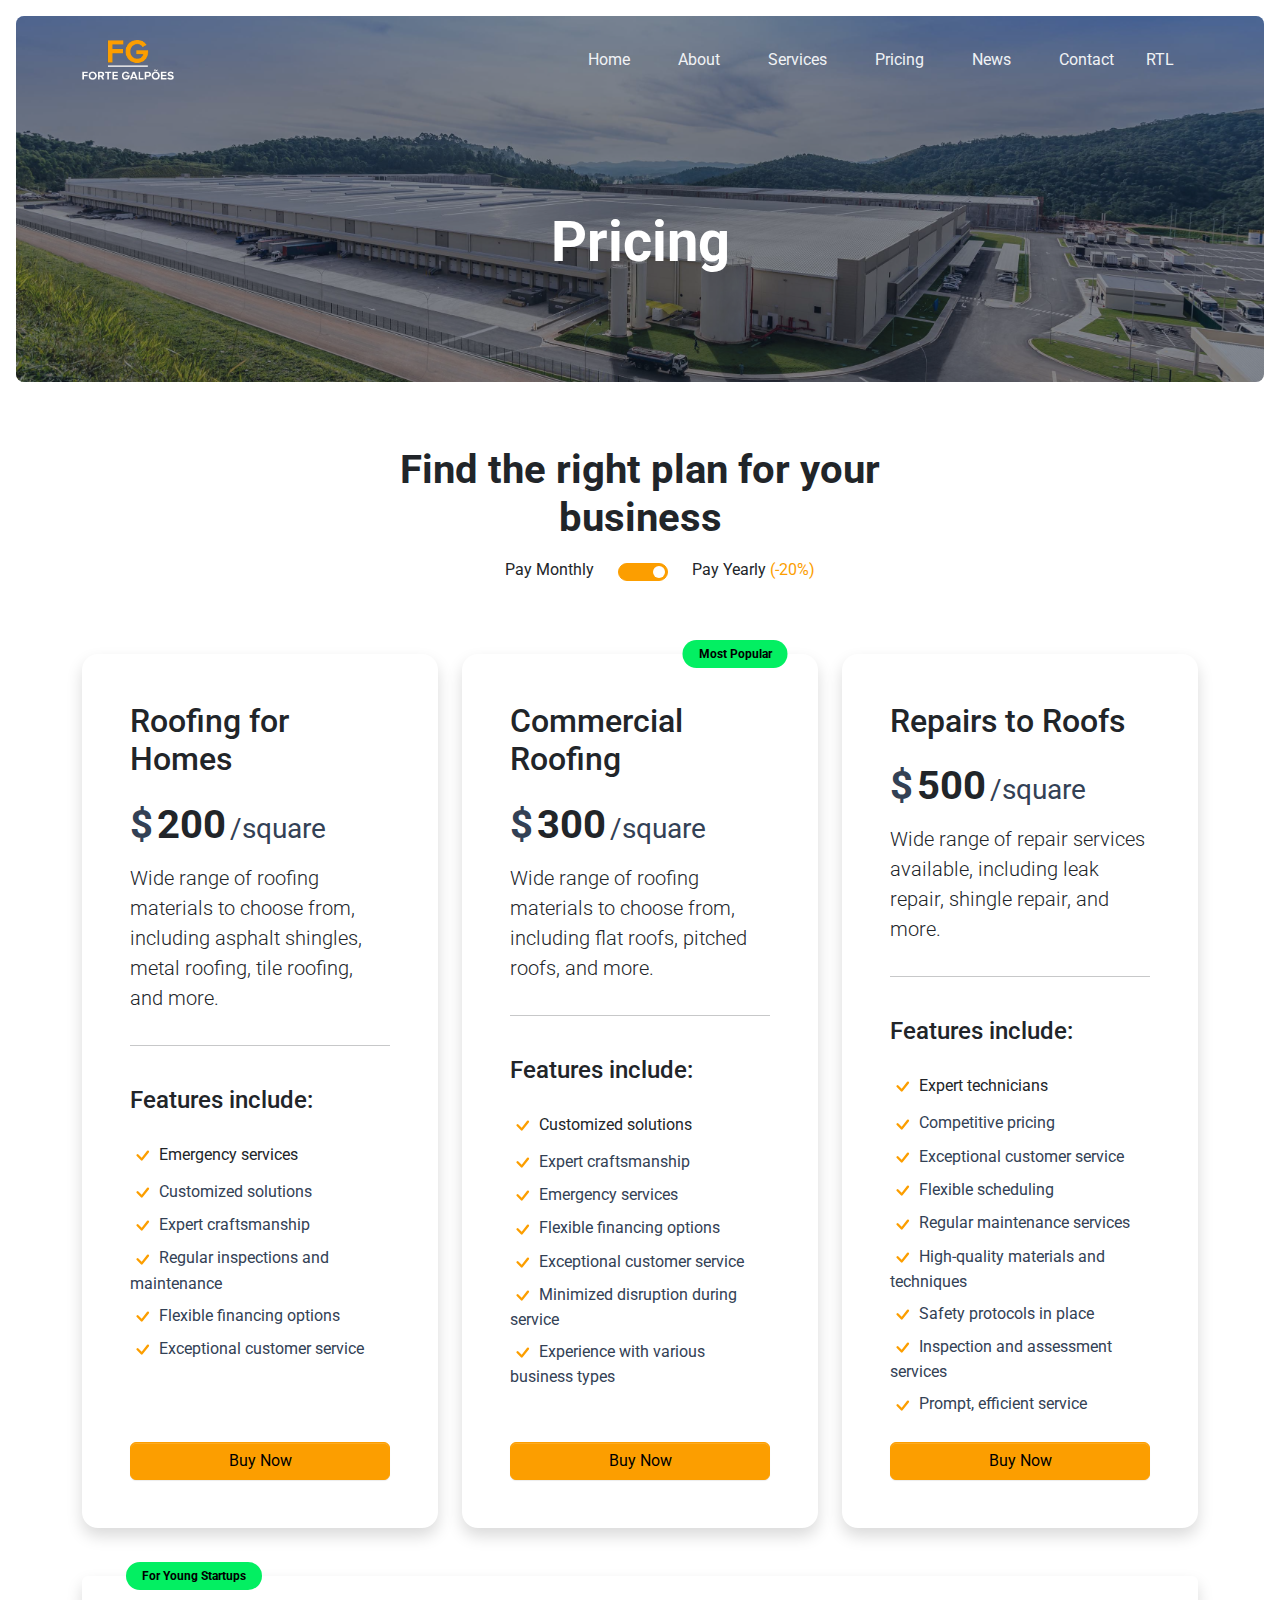
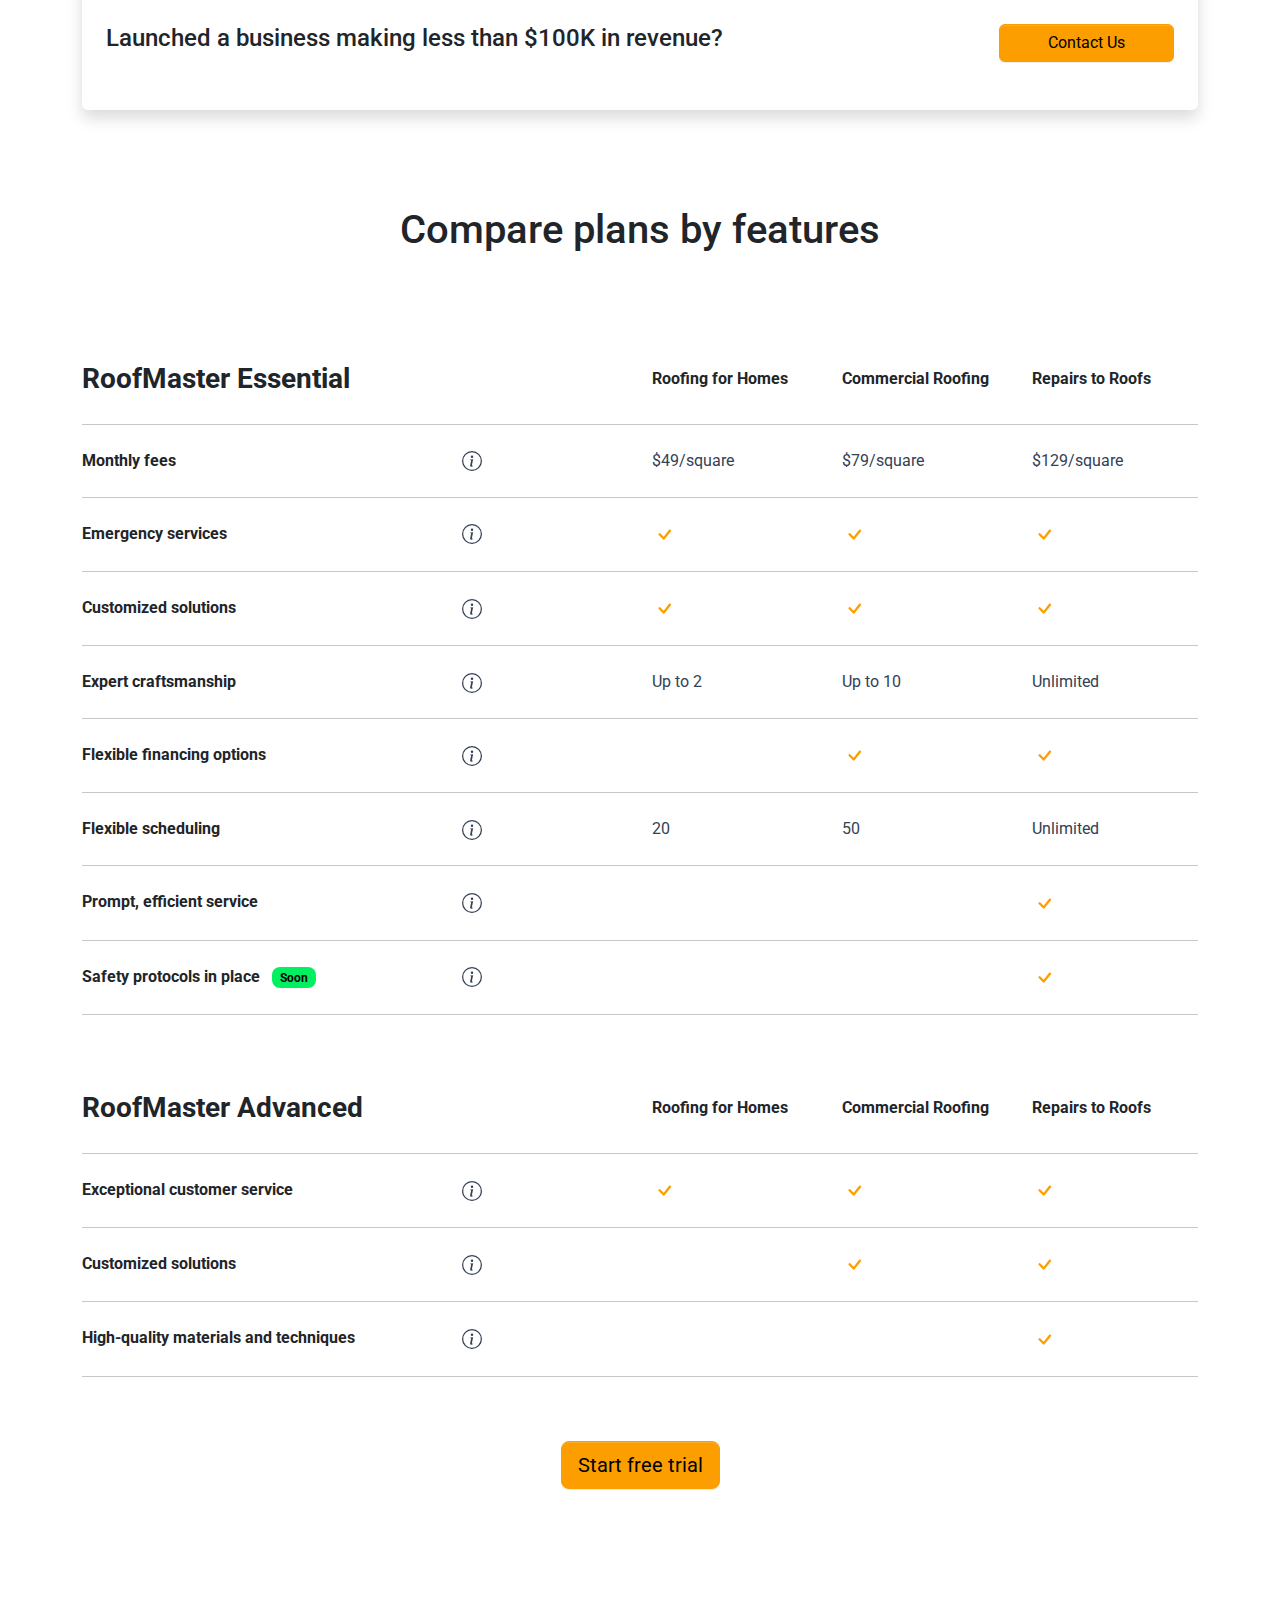
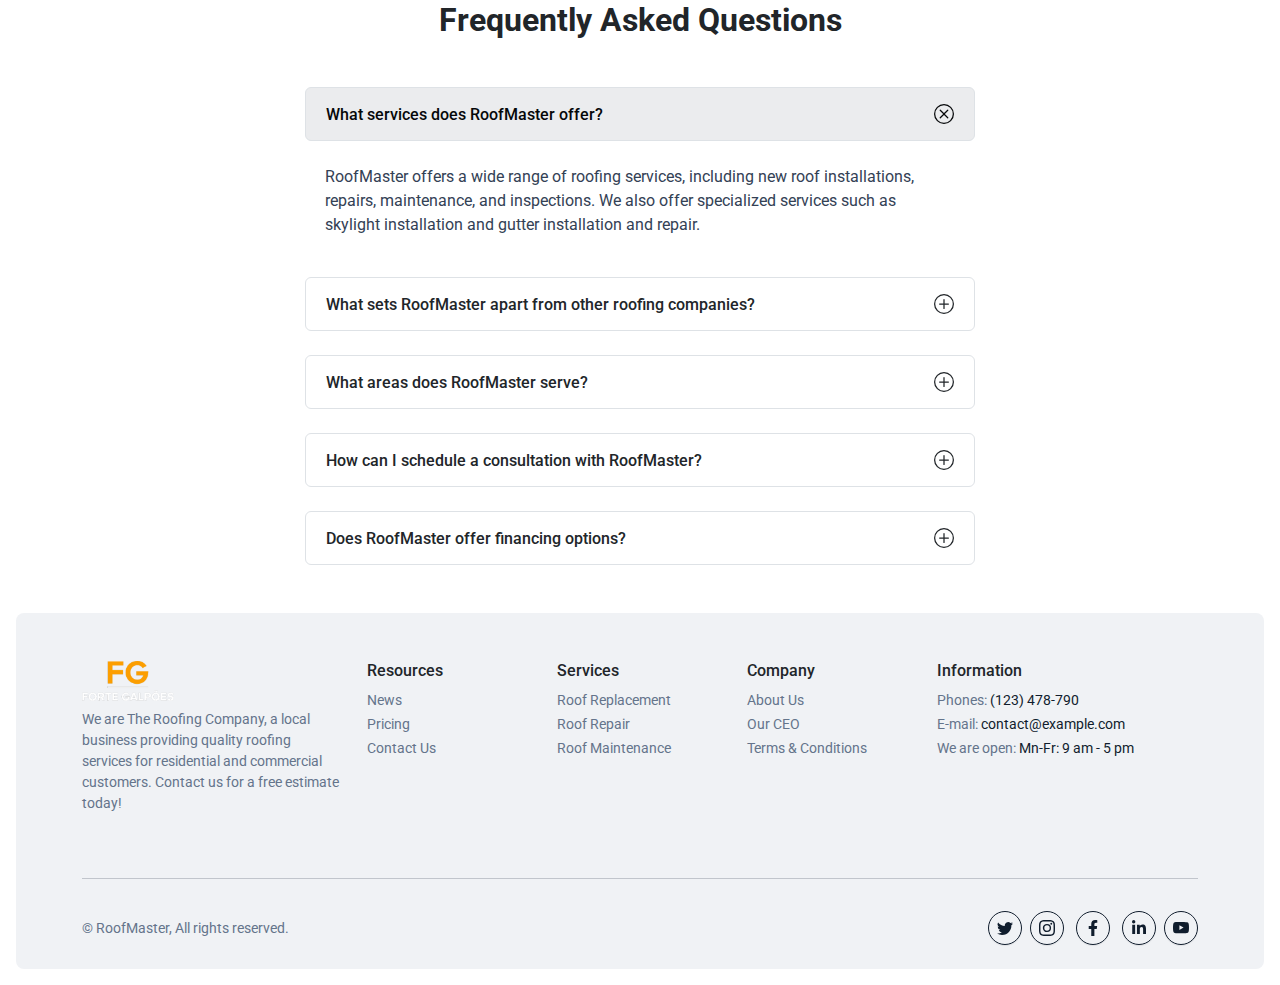
<file: pricing.html>
<!DOCTYPE html>
<html lang="en">
<head>
	<meta charset="utf-8">
	<meta name="viewport" content="width=device-width, initial-scale=1">

	<title>RoofMaster - Elevate Your Roofing Business with this HTML Template</title>
	<link rel="icon" href="./assets/logo/fav-icon.png" sizes="32x32">
	<link rel="icon" href="./assets/logo/fav-icon.png" sizes="192x192">
	<link rel="apple-touch-icon" href="./assets/logo/fav-icon.png">

	<link rel="stylesheet" type="text/css" href="./assets/library/aos/aos.css">
	<link rel="stylesheet" type="text/css" href="./assets/css/main.min.css">
	<link rel="stylesheet" type="text/css" href="./assets/css/style.css">

</head>
<body>
	
	<!-- header top -->
	<div class="position-relative z-index-5">
		<nav class="navbar navbar-dark navbar-expand-xl position-absolute mt-2 w-100">
			<div class="container">

				<a class="navbar-brand d-flex align-items-center ms-3 ms-sm-0" href="./index.html">
					<img src="./assets/logo/logo.png" height="40" alt="brand">
				</a>

				<button class="navbar-toggler collapsed me-3 me-sm-0" type="button" data-bs-toggle="collapse" data-bs-target="#navbarNav"
				aria-controls="navbarNav" aria-expanded="false" aria-label="Toggle navigation">
					<span class="toggler-icon top-bar"></span>
					<span class="toggler-icon middle-bar"></span>
					<span class="toggler-icon bottom-bar"></span>
				</button>

				<div class="collapse navbar-collapse bg-light bg-xl-transparent px-3 z-index-5 rounded-4 mx-3 mx-sm-0" id="navbarNav">
					<ul class="navbar-nav ms-auto">
						<li class="nav-item">
							<a class="nav-link active text-dark text-xl-light text-primary-hover py-3 px-xl-4" aria-current="page" href="./index.html">Home</a>
						</li>
						<li class="nav-item">
							<a class="nav-link text-dark text-xl-light text-primary-hover py-3 px-xl-4" href="./about-us.html">About</a>
						</li>
						<li class="nav-item">
							<a class="nav-link text-dark text-xl-light text-primary-hover py-3 px-xl-4" href="./services.html">Services</a>
						</li>
						<li class="nav-item">
							<a class="nav-link text-dark text-xl-light text-primary-hover py-3 px-xl-4" href="./pricing.html">Pricing</a>
						</li>
						<li class="nav-item">
							<a class="nav-link text-dark text-xl-light text-primary-hover py-3 px-xl-4" href="./blog.html">News</a>
						</li>
						<li class="nav-item">
							<a class="nav-link text-dark text-xl-light text-primary-hover py-3 ps-xl-4" href="./contact-us.html">Contact</a>
						</li>
						<li class="nav-item">
							<a class="nav-link text-dark text-xl-light text-primary-hover py-3 ps-xl-4" href="./index-rtl.html">RTL</a>
						</li>
					</ul>
				</div>
			</div>
		</nav>
	</div>


	<!-- header body -->
	<div class="rounded-3 m-1 m-md-2 m-xl-3 d-flex align-items-center pt-7 position-relative">
		<div
			class="position-absolute rounded-3 bg-size-cover top-0 end-0 bottom-0 start-0" 
			style="background: url(./assets/img/bg/bg4.jpg) center center no-repeat;"
			>
		</div>
		<div
			class="position-absolute rounded-3 top-0 end-0 bottom-0 start-0 bg-dark bg-opacity-50" 
			style=""
			>
		</div>
		<header class="container">
			<div class="d-flex min-vh-20 min-vh-md-25 min-vh-xl-30 align-items-center justify-content-center">

				<h1 class="text-white text-center display-4 fw-bold" data-aos="zoom-in" data-aos-duration="3000">
					Pricing
				</h1>

			</div>
		</header>

	</div>

	<section class="text-center">
		<div class="container pt-5 pb-2">
			<div class="row justify-content-center">
				<div class="col-12 col-lg-6">
					<h2 class="h1 fw-bold">
						Find the right plan for your business
					</h2>
				</div>
			</div>
		</div>
	</section>

	<section>
		<div class="">
			<div class="form-check form-switch d-flex justify-content-center align-items-center">
				<label class="me-5 me-sm-6 cursor-pointer" for="checkboxPrice">Pay Monthly</label>
				<input class="form-check-input cursor-pointer me-3 me-sm-4 px-4 py-2" type="checkbox" role="switch" id="checkboxPrice" checked>
				<label class="form-check-label cursor-pointer" for="checkboxPrice">Pay Yearly <span class="text-primary">(-<span class="reduction">20</span>%)</span></label>
			</div>
		</div>
		<div class="container mt-4">
			<div class="row align-items-center align-items-xl-stretch flex-column flex-xl-row">
				<div class="col-12 col-sm-10 col-md-7 col-lg-6 col-xl-4 mt-5">
					<div class="p-5 h-100 d-flex flex-column shadow rounded-4">
						<h2>Roofing for Homes</h2>
						<div class="my-2">
							<span class="fs-1 text-secondary fw-bold">$</span>
							<span class="fs-1 text-dak fw-bolder essential">200</span>
							<span class="fs-3 text-secondary">/square</span>
						</div>
						<p class="lead">
							Wide range of roofing materials to choose from, including asphalt shingles, metal roofing, tile roofing, and more.
						</p>
						<hr>
						<h4 class="my-4">Features include:</h4>
						<div class="my-1">
							<span class="text-primary">
								<svg xmlns="http://www.w3.org/2000/svg" width="25" height="25" fill="currentColor" class="bi bi-check" viewBox="0 0 16 16">
									<path d="M10.97 4.97a.75.75 0 0 1 1.07 1.05l-3.99 4.99a.75.75 0 0 1-1.08.02L4.324 8.384a.75.75 0 1 1 1.06-1.06l2.094 2.093 3.473-4.425a.267.267 0 0 1 .02-.022z"/>
								</svg>
							</span>
							<span>
								Emergency services
							</span>
						</div>
						<div class="mt-2 text-secondary">
							<span class="text-primary">
								<svg xmlns="http://www.w3.org/2000/svg" width="25" height="25" fill="currentColor" class="bi bi-check" viewBox="0 0 16 16">
									<path d="M10.97 4.97a.75.75 0 0 1 1.07 1.05l-3.99 4.99a.75.75 0 0 1-1.08.02L4.324 8.384a.75.75 0 1 1 1.06-1.06l2.094 2.093 3.473-4.425a.267.267 0 0 1 .02-.022z"/>
								</svg>
							</span>
							<span>
								Customized solutions
							</span>
						</div>
						<div class="mt-2 text-secondary">
							<span class="text-primary">
								<svg xmlns="http://www.w3.org/2000/svg" width="25" height="25" fill="currentColor" class="bi bi-check" viewBox="0 0 16 16">
									<path d="M10.97 4.97a.75.75 0 0 1 1.07 1.05l-3.99 4.99a.75.75 0 0 1-1.08.02L4.324 8.384a.75.75 0 1 1 1.06-1.06l2.094 2.093 3.473-4.425a.267.267 0 0 1 .02-.022z"/>
								</svg>
							</span>
							<span>
								Expert craftsmanship
							</span>
						</div>
						<div class="mt-2 text-secondary">
							<span class="text-primary">
								<svg xmlns="http://www.w3.org/2000/svg" width="25" height="25" fill="currentColor" class="bi bi-check" viewBox="0 0 16 16">
									<path d="M10.97 4.97a.75.75 0 0 1 1.07 1.05l-3.99 4.99a.75.75 0 0 1-1.08.02L4.324 8.384a.75.75 0 1 1 1.06-1.06l2.094 2.093 3.473-4.425a.267.267 0 0 1 .02-.022z"/>
								</svg>
							</span>
							<span>
								Regular inspections and maintenance
							</span>
						</div>
						<div class="mt-2 text-secondary">
							<span class="text-primary">
								<svg xmlns="http://www.w3.org/2000/svg" width="25" height="25" fill="currentColor" class="bi bi-check" viewBox="0 0 16 16">
									<path d="M10.97 4.97a.75.75 0 0 1 1.07 1.05l-3.99 4.99a.75.75 0 0 1-1.08.02L4.324 8.384a.75.75 0 1 1 1.06-1.06l2.094 2.093 3.473-4.425a.267.267 0 0 1 .02-.022z"/>
								</svg>
							</span>
							<span>
								Flexible financing options
							</span>
						</div>
						<div class="mt-2 text-secondary">
							<span class="text-primary">
								<svg xmlns="http://www.w3.org/2000/svg" width="25" height="25" fill="currentColor" class="bi bi-check" viewBox="0 0 16 16">
									<path d="M10.97 4.97a.75.75 0 0 1 1.07 1.05l-3.99 4.99a.75.75 0 0 1-1.08.02L4.324 8.384a.75.75 0 1 1 1.06-1.06l2.094 2.093 3.473-4.425a.267.267 0 0 1 .02-.022z"/>
								</svg>
							</span>
							<span>
								Exceptional customer service
							</span>
						</div>
						<div class="mt-auto">
							<button class="btn btn-primary mt-4 w-100">
								Buy Now
							</button>
						</div>
					</div>
				</div>
				<div class="col-12 col-sm-10 col-md-7 col-lg-6 col-xl-4 mt-5 position-relative">
					<div class="p-5 h-100 d-flex flex-column shadow rounded-4">
						<span class="badge position-absolute translate-middle top-0 start-75 text-bg-success px-3 py-2 rounded-4">Most Popular</span>
						<h2>Commercial Roofing</h2>
						<div class="my-2">
							<span class="fs-1 text-secondary fw-bold">$</span>
							<span class="fs-1 text-dak fw-bolder premium">300</span>
							<span class="fs-3 text-secondary">/square</span>
						</div>
						<p class="lead">
							Wide range of roofing materials to choose from, including flat roofs, pitched roofs, and more.
						</p>
						<hr>
						<h4 class="my-4">Features include:</h4>
						<div class="my-1">
							<span class="text-primary">
								<svg xmlns="http://www.w3.org/2000/svg" width="25" height="25" fill="currentColor" class="bi bi-check" viewBox="0 0 16 16">
									<path d="M10.97 4.97a.75.75 0 0 1 1.07 1.05l-3.99 4.99a.75.75 0 0 1-1.08.02L4.324 8.384a.75.75 0 1 1 1.06-1.06l2.094 2.093 3.473-4.425a.267.267 0 0 1 .02-.022z"/>
								</svg>
							</span>
							<span>
								Customized solutions
							</span>
						</div>
						<div class="mt-2 text-secondary">
							<span class="text-primary">
								<svg xmlns="http://www.w3.org/2000/svg" width="25" height="25" fill="currentColor" class="bi bi-check" viewBox="0 0 16 16">
									<path d="M10.97 4.97a.75.75 0 0 1 1.07 1.05l-3.99 4.99a.75.75 0 0 1-1.08.02L4.324 8.384a.75.75 0 1 1 1.06-1.06l2.094 2.093 3.473-4.425a.267.267 0 0 1 .02-.022z"/>
								</svg>
							</span>
							<span>
								Expert craftsmanship
							</span>
						</div>
						<div class="mt-2 text-secondary">
							<span class="text-primary">
								<svg xmlns="http://www.w3.org/2000/svg" width="25" height="25" fill="currentColor" class="bi bi-check" viewBox="0 0 16 16">
									<path d="M10.97 4.97a.75.75 0 0 1 1.07 1.05l-3.99 4.99a.75.75 0 0 1-1.08.02L4.324 8.384a.75.75 0 1 1 1.06-1.06l2.094 2.093 3.473-4.425a.267.267 0 0 1 .02-.022z"/>
								</svg>
							</span>
							<span>
								Emergency services
							</span>
						</div>
						<div class="mt-2 text-secondary">
							<span class="text-primary">
								<svg xmlns="http://www.w3.org/2000/svg" width="25" height="25" fill="currentColor" class="bi bi-check" viewBox="0 0 16 16">
									<path d="M10.97 4.97a.75.75 0 0 1 1.07 1.05l-3.99 4.99a.75.75 0 0 1-1.08.02L4.324 8.384a.75.75 0 1 1 1.06-1.06l2.094 2.093 3.473-4.425a.267.267 0 0 1 .02-.022z"/>
								</svg>
							</span>
							<span>
								Flexible financing options
							</span>
						</div>
						<div class="mt-2 text-secondary">
							<span class="text-primary">
								<svg xmlns="http://www.w3.org/2000/svg" width="25" height="25" fill="currentColor" class="bi bi-check" viewBox="0 0 16 16">
									<path d="M10.97 4.97a.75.75 0 0 1 1.07 1.05l-3.99 4.99a.75.75 0 0 1-1.08.02L4.324 8.384a.75.75 0 1 1 1.06-1.06l2.094 2.093 3.473-4.425a.267.267 0 0 1 .02-.022z"/>
								</svg>
							</span>
							<span>
								Exceptional customer service
							</span>
						</div>
						<div class="mt-2 text-secondary">
							<span class="text-primary">
								<svg xmlns="http://www.w3.org/2000/svg" width="25" height="25" fill="currentColor" class="bi bi-check" viewBox="0 0 16 16">
									<path d="M10.97 4.97a.75.75 0 0 1 1.07 1.05l-3.99 4.99a.75.75 0 0 1-1.08.02L4.324 8.384a.75.75 0 1 1 1.06-1.06l2.094 2.093 3.473-4.425a.267.267 0 0 1 .02-.022z"/>
								</svg>
							</span>
							<span>
								Minimized disruption during service
							</span>
						</div>
						<div class="mt-2 text-secondary">
							<span class="text-primary">
								<svg xmlns="http://www.w3.org/2000/svg" width="25" height="25" fill="currentColor" class="bi bi-check" viewBox="0 0 16 16">
									<path d="M10.97 4.97a.75.75 0 0 1 1.07 1.05l-3.99 4.99a.75.75 0 0 1-1.08.02L4.324 8.384a.75.75 0 1 1 1.06-1.06l2.094 2.093 3.473-4.425a.267.267 0 0 1 .02-.022z"/>
								</svg>
							</span>
							<span>
								Experience with various business types
							</span>
						</div>
						<div class="mt-auto">
							<button class="btn btn-primary mt-4 w-100">
								Buy Now
							</button>
						</div>
					</div>
				</div>
				<div class="col-12 col-sm-10 col-md-7 col-lg-6 col-xl-4 mt-5">
					<div class="p-5 h-100 d-flex flex-column shadow rounded-4">
						<h2>Repairs to Roofs</h2>
						<div class="my-2">
							<span class="fs-1 text-secondary fw-bold">$</span>
							<span class="fs-1 text-dak fw-bolder advanced">500</span>
							<span class="fs-3 text-secondary">/square</span>
						</div>
						<p class="lead">
							Wide range of repair services available, including leak repair, shingle repair, and more.
						</p>
						<hr>
						<h4 class="my-4">Features include:</h4>
						<div class="my-1">
							<span class="text-primary">
								<svg xmlns="http://www.w3.org/2000/svg" width="25" height="25" fill="currentColor" class="bi bi-check" viewBox="0 0 16 16">
									<path d="M10.97 4.97a.75.75 0 0 1 1.07 1.05l-3.99 4.99a.75.75 0 0 1-1.08.02L4.324 8.384a.75.75 0 1 1 1.06-1.06l2.094 2.093 3.473-4.425a.267.267 0 0 1 .02-.022z"/>
								</svg>
							</span>
							<span>
								Expert technicians
							</span>
						</div>
						<div class="mt-2 text-secondary">
							<span class="text-primary">
								<svg xmlns="http://www.w3.org/2000/svg" width="25" height="25" fill="currentColor" class="bi bi-check" viewBox="0 0 16 16">
									<path d="M10.97 4.97a.75.75 0 0 1 1.07 1.05l-3.99 4.99a.75.75 0 0 1-1.08.02L4.324 8.384a.75.75 0 1 1 1.06-1.06l2.094 2.093 3.473-4.425a.267.267 0 0 1 .02-.022z"/>
								</svg>
							</span>
							<span>
								Competitive pricing
							</span>
						</div>
						<div class="mt-2 text-secondary">
							<span class="text-primary">
								<svg xmlns="http://www.w3.org/2000/svg" width="25" height="25" fill="currentColor" class="bi bi-check" viewBox="0 0 16 16">
									<path d="M10.97 4.97a.75.75 0 0 1 1.07 1.05l-3.99 4.99a.75.75 0 0 1-1.08.02L4.324 8.384a.75.75 0 1 1 1.06-1.06l2.094 2.093 3.473-4.425a.267.267 0 0 1 .02-.022z"/>
								</svg>
							</span>
							<span>
								Exceptional customer service
							</span>
						</div>
						<div class="mt-2 text-secondary">
							<span class="text-primary">
								<svg xmlns="http://www.w3.org/2000/svg" width="25" height="25" fill="currentColor" class="bi bi-check" viewBox="0 0 16 16">
									<path d="M10.97 4.97a.75.75 0 0 1 1.07 1.05l-3.99 4.99a.75.75 0 0 1-1.08.02L4.324 8.384a.75.75 0 1 1 1.06-1.06l2.094 2.093 3.473-4.425a.267.267 0 0 1 .02-.022z"/>
								</svg>
							</span>
							<span>
								Flexible scheduling
							</span>
						</div>
						<div class="mt-2 text-secondary">
							<span class="text-primary">
								<svg xmlns="http://www.w3.org/2000/svg" width="25" height="25" fill="currentColor" class="bi bi-check" viewBox="0 0 16 16">
									<path d="M10.97 4.97a.75.75 0 0 1 1.07 1.05l-3.99 4.99a.75.75 0 0 1-1.08.02L4.324 8.384a.75.75 0 1 1 1.06-1.06l2.094 2.093 3.473-4.425a.267.267 0 0 1 .02-.022z"/>
								</svg>
							</span>
							<span>
								Regular maintenance services
							</span>
						</div>
						<div class="mt-2 text-secondary">
							<span class="text-primary">
								<svg xmlns="http://www.w3.org/2000/svg" width="25" height="25" fill="currentColor" class="bi bi-check" viewBox="0 0 16 16">
									<path d="M10.97 4.97a.75.75 0 0 1 1.07 1.05l-3.99 4.99a.75.75 0 0 1-1.08.02L4.324 8.384a.75.75 0 1 1 1.06-1.06l2.094 2.093 3.473-4.425a.267.267 0 0 1 .02-.022z"/>
								</svg>
							</span>
							<span>
								High-quality materials and techniques
							</span>
						</div>
						<div class="mt-2 text-secondary">
							<span class="text-primary">
								<svg xmlns="http://www.w3.org/2000/svg" width="25" height="25" fill="currentColor" class="bi bi-check" viewBox="0 0 16 16">
									<path d="M10.97 4.97a.75.75 0 0 1 1.07 1.05l-3.99 4.99a.75.75 0 0 1-1.08.02L4.324 8.384a.75.75 0 1 1 1.06-1.06l2.094 2.093 3.473-4.425a.267.267 0 0 1 .02-.022z"/>
								</svg>
							</span>
							<span>
								Safety protocols in place
							</span>
						</div>
						<div class="mt-2 text-secondary">
							<span class="text-primary">
								<svg xmlns="http://www.w3.org/2000/svg" width="25" height="25" fill="currentColor" class="bi bi-check" viewBox="0 0 16 16">
									<path d="M10.97 4.97a.75.75 0 0 1 1.07 1.05l-3.99 4.99a.75.75 0 0 1-1.08.02L4.324 8.384a.75.75 0 1 1 1.06-1.06l2.094 2.093 3.473-4.425a.267.267 0 0 1 .02-.022z"/>
								</svg>
							</span>
							<span>
								Inspection and assessment services
							</span>
						</div>
						<div class="mt-2 text-secondary">
							<span class="text-primary">
								<svg xmlns="http://www.w3.org/2000/svg" width="25" height="25" fill="currentColor" class="bi bi-check" viewBox="0 0 16 16">
									<path d="M10.97 4.97a.75.75 0 0 1 1.07 1.05l-3.99 4.99a.75.75 0 0 1-1.08.02L4.324 8.384a.75.75 0 1 1 1.06-1.06l2.094 2.093 3.473-4.425a.267.267 0 0 1 .02-.022z"/>
								</svg>
							</span>
							<span>
								Prompt, efficient service
							</span>
						</div>
						<div class="mt-auto">
							<button class="btn btn-primary mt-4 w-100">
								Buy Now
							</button>
						</div>
					</div>
				</div>
			</div>
		</div>
	</section>

	<section>
		<div class="container">
			<div class="my-5 position-relative rounded-2 shadow">
				<span class="badge position-absolute translate-middle top-0 start-20 start-sm-10 text-bg-success px-3 py-2 rounded-4">For Young Startups</span>

				<div class="px-4 pb-5 d-flex flex-wrap justify-content-between">
					<h4 class="mt-5">
						Launched a business making less than $100K in revenue?
					</h4>

					<div class="mt-5">
						<a href="./contact-us.html" class="btn btn-primary px-5">
							Contact Us
						</a>
					</div>
				</div>
			</div>
		</div>
	</section>

	<section>
		<div class="container">
			<h2 class="h1 my-7 text-center">
				Compare plans by features
			</h2>

			<div class="overflow-auto overflow-lg-hidden">
				<div style="min-width: 600px !important;">
					<div class="row align-items-center py-2 fw-bolder">
						<div class="col-6 fs-3">
							RoofMaster Essential
						</div>
						<div class="col-2">
							Roofing for Homes
						</div>
						<div class="col-2">
							Commercial Roofing
						</div>
						<div class="col-2">
							Repairs to Roofs
						</div>
					</div>
					<hr>

					<div class="row py-2">
						<div class="col-6 fw-bold">
							<div class="row">
								<div class="col-8">
									Monthly fees
								</div>
								<div class="col-4">
									<a href="javascript:;" data-bs-toggle="tooltip" data-bs-title="Keep team shipping simple and take control of your company." class="text-secondary">
										<svg xmlns="http://www.w3.org/2000/svg" width="20" height="20" fill="currentColor" class="bi bi-info-circle" viewBox="0 0 16 16">
											<path d="M8 15A7 7 0 1 1 8 1a7 7 0 0 1 0 14zm0 1A8 8 0 1 0 8 0a8 8 0 0 0 0 16z"/>
											<path d="m8.93 6.588-2.29.287-.082.38.45.083c.294.07.352.176.288.469l-.738 3.468c-.194.897.105 1.319.808 1.319.545 0 1.178-.252 1.465-.598l.088-.416c-.2.176-.492.246-.686.246-.275 0-.375-.193-.304-.533L8.93 6.588zM9 4.5a1 1 0 1 1-2 0 1 1 0 0 1 2 0z"/>
										</svg>
									</a>
								</div>
							</div>
						</div>
						<div class="col-2 text-secondary">
							$49/square
						</div>
						<div class="col-2 text-secondary">
							$79/square	
						</div>
						<div class="col-2 text-secondary">
							$129/square
						</div>
					</div>
					<hr>

					<div class="row py-2">
						<div class="col-6 fw-bold">
							<div class="row">
								<div class="col-8">
									Emergency services
								</div>
								<div class="col-4">
									<a href="javascript:;" data-bs-toggle="tooltip" data-bs-title="Keep team shipping simple and take control of your company." class="text-secondary">
										<svg xmlns="http://www.w3.org/2000/svg" width="20" height="20" fill="currentColor" class="bi bi-info-circle" viewBox="0 0 16 16">
											<path d="M8 15A7 7 0 1 1 8 1a7 7 0 0 1 0 14zm0 1A8 8 0 1 0 8 0a8 8 0 0 0 0 16z"/>
											<path d="m8.93 6.588-2.29.287-.082.38.45.083c.294.07.352.176.288.469l-.738 3.468c-.194.897.105 1.319.808 1.319.545 0 1.178-.252 1.465-.598l.088-.416c-.2.176-.492.246-.686.246-.275 0-.375-.193-.304-.533L8.93 6.588zM9 4.5a1 1 0 1 1-2 0 1 1 0 0 1 2 0z"/>
										</svg>
									</a>
								</div>
							</div>
						</div>
						<div class="col-2 text-primary">
							<svg xmlns="http://www.w3.org/2000/svg" width="25" height="25" fill="currentColor" class="bi bi-check" viewBox="0 0 16 16">
								<path d="M10.97 4.97a.75.75 0 0 1 1.07 1.05l-3.99 4.99a.75.75 0 0 1-1.08.02L4.324 8.384a.75.75 0 1 1 1.06-1.06l2.094 2.093 3.473-4.425a.267.267 0 0 1 .02-.022z"/>
							</svg>
						</div>
						<div class="col-2 text-primary">
							<svg xmlns="http://www.w3.org/2000/svg" width="25" height="25" fill="currentColor" class="bi bi-check" viewBox="0 0 16 16">
								<path d="M10.97 4.97a.75.75 0 0 1 1.07 1.05l-3.99 4.99a.75.75 0 0 1-1.08.02L4.324 8.384a.75.75 0 1 1 1.06-1.06l2.094 2.093 3.473-4.425a.267.267 0 0 1 .02-.022z"/>
							</svg>
						</div>
						<div class="col-2 text-primary">
							<svg xmlns="http://www.w3.org/2000/svg" width="25" height="25" fill="currentColor" class="bi bi-check" viewBox="0 0 16 16">
								<path d="M10.97 4.97a.75.75 0 0 1 1.07 1.05l-3.99 4.99a.75.75 0 0 1-1.08.02L4.324 8.384a.75.75 0 1 1 1.06-1.06l2.094 2.093 3.473-4.425a.267.267 0 0 1 .02-.022z"/>
							</svg>
						</div>
					</div>
					<hr>
					
					<div class="row py-2">
						<div class="col-6 fw-bold">
							<div class="row">
								<div class="col-8">
									Customized solutions
								</div>
								<div class="col-4">
									<a href="javascript:;" data-bs-toggle="tooltip" data-bs-title="Keep team shipping simple and take control of your company." class="text-secondary">
										<svg xmlns="http://www.w3.org/2000/svg" width="20" height="20" fill="currentColor" class="bi bi-info-circle" viewBox="0 0 16 16">
											<path d="M8 15A7 7 0 1 1 8 1a7 7 0 0 1 0 14zm0 1A8 8 0 1 0 8 0a8 8 0 0 0 0 16z"/>
											<path d="m8.93 6.588-2.29.287-.082.38.45.083c.294.07.352.176.288.469l-.738 3.468c-.194.897.105 1.319.808 1.319.545 0 1.178-.252 1.465-.598l.088-.416c-.2.176-.492.246-.686.246-.275 0-.375-.193-.304-.533L8.93 6.588zM9 4.5a1 1 0 1 1-2 0 1 1 0 0 1 2 0z"/>
										</svg>
									</a>
								</div>
							</div>
						</div>
						<div class="col-2 text-primary">
							<svg xmlns="http://www.w3.org/2000/svg" width="25" height="25" fill="currentColor" class="bi bi-check" viewBox="0 0 16 16">
								<path d="M10.97 4.97a.75.75 0 0 1 1.07 1.05l-3.99 4.99a.75.75 0 0 1-1.08.02L4.324 8.384a.75.75 0 1 1 1.06-1.06l2.094 2.093 3.473-4.425a.267.267 0 0 1 .02-.022z"/>
							</svg>
						</div>
						<div class="col-2 text-primary">
							<svg xmlns="http://www.w3.org/2000/svg" width="25" height="25" fill="currentColor" class="bi bi-check" viewBox="0 0 16 16">
								<path d="M10.97 4.97a.75.75 0 0 1 1.07 1.05l-3.99 4.99a.75.75 0 0 1-1.08.02L4.324 8.384a.75.75 0 1 1 1.06-1.06l2.094 2.093 3.473-4.425a.267.267 0 0 1 .02-.022z"/>
							</svg>
						</div>
						<div class="col-2 text-primary">
							<svg xmlns="http://www.w3.org/2000/svg" width="25" height="25" fill="currentColor" class="bi bi-check" viewBox="0 0 16 16">
								<path d="M10.97 4.97a.75.75 0 0 1 1.07 1.05l-3.99 4.99a.75.75 0 0 1-1.08.02L4.324 8.384a.75.75 0 1 1 1.06-1.06l2.094 2.093 3.473-4.425a.267.267 0 0 1 .02-.022z"/>
							</svg>
						</div>
					</div>
					<hr>

					<div class="row py-2">
						<div class="col-6 fw-bold">
							<div class="row">
								<div class="col-8">
									Expert craftsmanship
								</div>
								<div class="col-4">
									<a href="javascript:;" data-bs-toggle="tooltip" data-bs-title="Keep team shipping simple and take control of your company." class="text-secondary">
										<svg xmlns="http://www.w3.org/2000/svg" width="20" height="20" fill="currentColor" class="bi bi-info-circle" viewBox="0 0 16 16">
											<path d="M8 15A7 7 0 1 1 8 1a7 7 0 0 1 0 14zm0 1A8 8 0 1 0 8 0a8 8 0 0 0 0 16z"/>
											<path d="m8.93 6.588-2.29.287-.082.38.45.083c.294.07.352.176.288.469l-.738 3.468c-.194.897.105 1.319.808 1.319.545 0 1.178-.252 1.465-.598l.088-.416c-.2.176-.492.246-.686.246-.275 0-.375-.193-.304-.533L8.93 6.588zM9 4.5a1 1 0 1 1-2 0 1 1 0 0 1 2 0z"/>
										</svg>
									</a>
								</div>
							</div>
						</div>
						<div class="col-2 text-secondary">
							Up to 2	
						</div>
						<div class="col-2 text-secondary">
							Up to 10
						</div>
						<div class="col-2 text-secondary">
							Unlimited
						</div>
					</div>
					<hr>

					<div class="row py-2">
						<div class="col-6 fw-bold">
							<div class="row">
								<div class="col-8">
									Flexible financing options
								</div>
								<div class="col-4">
									<a href="javascript:;" data-bs-toggle="tooltip" data-bs-title="Keep team shipping simple and take control of your company." class="text-secondary">
										<svg xmlns="http://www.w3.org/2000/svg" width="20" height="20" fill="currentColor" class="bi bi-info-circle" viewBox="0 0 16 16">
											<path d="M8 15A7 7 0 1 1 8 1a7 7 0 0 1 0 14zm0 1A8 8 0 1 0 8 0a8 8 0 0 0 0 16z"/>
											<path d="m8.93 6.588-2.29.287-.082.38.45.083c.294.07.352.176.288.469l-.738 3.468c-.194.897.105 1.319.808 1.319.545 0 1.178-.252 1.465-.598l.088-.416c-.2.176-.492.246-.686.246-.275 0-.375-.193-.304-.533L8.93 6.588zM9 4.5a1 1 0 1 1-2 0 1 1 0 0 1 2 0z"/>
										</svg>
									</a>
								</div>
							</div>
						</div>
						<div class="col-2 text-primary">
							
						</div>
						<div class="col-2 text-primary">
							<svg xmlns="http://www.w3.org/2000/svg" width="25" height="25" fill="currentColor" class="bi bi-check" viewBox="0 0 16 16">
								<path d="M10.97 4.97a.75.75 0 0 1 1.07 1.05l-3.99 4.99a.75.75 0 0 1-1.08.02L4.324 8.384a.75.75 0 1 1 1.06-1.06l2.094 2.093 3.473-4.425a.267.267 0 0 1 .02-.022z"/>
							</svg>
						</div>
						<div class="col-2 text-primary">
							<svg xmlns="http://www.w3.org/2000/svg" width="25" height="25" fill="currentColor" class="bi bi-check" viewBox="0 0 16 16">
								<path d="M10.97 4.97a.75.75 0 0 1 1.07 1.05l-3.99 4.99a.75.75 0 0 1-1.08.02L4.324 8.384a.75.75 0 1 1 1.06-1.06l2.094 2.093 3.473-4.425a.267.267 0 0 1 .02-.022z"/>
							</svg>
						</div>
					</div>
					<hr>

					<div class="row py-2">
						<div class="col-6 fw-bold">
							<div class="row">
								<div class="col-8">
									Flexible scheduling
								</div>
								<div class="col-4">
									<a href="javascript:;" data-bs-toggle="tooltip" data-bs-title="Keep team shipping simple and take control of your company." class="text-secondary">
										<svg xmlns="http://www.w3.org/2000/svg" width="20" height="20" fill="currentColor" class="bi bi-info-circle" viewBox="0 0 16 16">
											<path d="M8 15A7 7 0 1 1 8 1a7 7 0 0 1 0 14zm0 1A8 8 0 1 0 8 0a8 8 0 0 0 0 16z"/>
											<path d="m8.93 6.588-2.29.287-.082.38.45.083c.294.07.352.176.288.469l-.738 3.468c-.194.897.105 1.319.808 1.319.545 0 1.178-.252 1.465-.598l.088-.416c-.2.176-.492.246-.686.246-.275 0-.375-.193-.304-.533L8.93 6.588zM9 4.5a1 1 0 1 1-2 0 1 1 0 0 1 2 0z"/>
										</svg>
									</a>
								</div>
							</div>
						</div>
						<div class="col-2 text-secondary">
							20
						</div>
						<div class="col-2 text-secondary">
							50
						</div>
						<div class="col-2 text-secondary">
							Unlimited
						</div>
					</div>
					<hr>

					<div class="row py-2">
						<div class="col-6 fw-bold">
							<div class="row">
								<div class="col-8">
									Prompt, efficient service
								</div>
								<div class="col-4">
									<a href="javascript:;" data-bs-toggle="tooltip" data-bs-title="Keep team shipping simple and take control of your company." class="text-secondary">
										<svg xmlns="http://www.w3.org/2000/svg" width="20" height="20" fill="currentColor" class="bi bi-info-circle" viewBox="0 0 16 16">
											<path d="M8 15A7 7 0 1 1 8 1a7 7 0 0 1 0 14zm0 1A8 8 0 1 0 8 0a8 8 0 0 0 0 16z"/>
											<path d="m8.93 6.588-2.29.287-.082.38.45.083c.294.07.352.176.288.469l-.738 3.468c-.194.897.105 1.319.808 1.319.545 0 1.178-.252 1.465-.598l.088-.416c-.2.176-.492.246-.686.246-.275 0-.375-.193-.304-.533L8.93 6.588zM9 4.5a1 1 0 1 1-2 0 1 1 0 0 1 2 0z"/>
										</svg>
									</a>
								</div>
							</div>
						</div>
						<div class="col-2 text-primary">
							
						</div>
						<div class="col-2 text-primary">
							
						</div>
						<div class="col-2 text-primary">
							<svg xmlns="http://www.w3.org/2000/svg" width="25" height="25" fill="currentColor" class="bi bi-check" viewBox="0 0 16 16">
								<path d="M10.97 4.97a.75.75 0 0 1 1.07 1.05l-3.99 4.99a.75.75 0 0 1-1.08.02L4.324 8.384a.75.75 0 1 1 1.06-1.06l2.094 2.093 3.473-4.425a.267.267 0 0 1 .02-.022z"/>
							</svg>
						</div>
					</div>
					<hr>

					<div class="row py-2">
						<div class="col-6 fw-bold">
							<div class="row">
								<div class="col-8">
									Safety protocols in place
									<span class="badge text-bg-success rounded-3 ms-2">
										Soon
									</span>
								</div>
								<div class="col-4">
									<a href="javascript:;" data-bs-toggle="tooltip" data-bs-title="Keep team shipping simple and take control of your company." class="text-secondary">
										<svg xmlns="http://www.w3.org/2000/svg" width="20" height="20" fill="currentColor" class="bi bi-info-circle" viewBox="0 0 16 16">
											<path d="M8 15A7 7 0 1 1 8 1a7 7 0 0 1 0 14zm0 1A8 8 0 1 0 8 0a8 8 0 0 0 0 16z"/>
											<path d="m8.93 6.588-2.29.287-.082.38.45.083c.294.07.352.176.288.469l-.738 3.468c-.194.897.105 1.319.808 1.319.545 0 1.178-.252 1.465-.598l.088-.416c-.2.176-.492.246-.686.246-.275 0-.375-.193-.304-.533L8.93 6.588zM9 4.5a1 1 0 1 1-2 0 1 1 0 0 1 2 0z"/>
										</svg>
									</a>
								</div>
							</div>
						</div>
						<div class="col-2 text-primary">
							
						</div>
						<div class="col-2 text-primary">

						</div>
						<div class="col-2 text-primary">
							<svg xmlns="http://www.w3.org/2000/svg" width="25" height="25" fill="currentColor" class="bi bi-check" viewBox="0 0 16 16">
								<path d="M10.97 4.97a.75.75 0 0 1 1.07 1.05l-3.99 4.99a.75.75 0 0 1-1.08.02L4.324 8.384a.75.75 0 1 1 1.06-1.06l2.094 2.093 3.473-4.425a.267.267 0 0 1 .02-.022z"/>
							</svg>
						</div>
					</div>
					<hr>
				</div>
			</div>

			<div class="mt-5 overflow-auto overflow-lg-hidden">
				<div style="min-width: 600px !important;">
					<div class="row align-items-center py-2 fw-bolder">
						<div class="col-6 fs-3">
							RoofMaster Advanced
						</div>
						<div class="col-2">
							Roofing for Homes
						</div>
						<div class="col-2">
							Commercial Roofing
						</div>
						<div class="col-2">
							Repairs to Roofs
						</div>
					</div>
					
					<hr>
					<div class="row py-2">
						<div class="col-6 fw-bold">
							<div class="row">
								<div class="col-8">
									Exceptional customer service
								</div>
								<div class="col-4">
									<a href="javascript:;" data-bs-toggle="tooltip" data-bs-title="Keep team shipping simple and take control of your company." class="text-secondary">
										<svg xmlns="http://www.w3.org/2000/svg" width="20" height="20" fill="currentColor" class="bi bi-info-circle" viewBox="0 0 16 16">
											<path d="M8 15A7 7 0 1 1 8 1a7 7 0 0 1 0 14zm0 1A8 8 0 1 0 8 0a8 8 0 0 0 0 16z"/>
											<path d="m8.93 6.588-2.29.287-.082.38.45.083c.294.07.352.176.288.469l-.738 3.468c-.194.897.105 1.319.808 1.319.545 0 1.178-.252 1.465-.598l.088-.416c-.2.176-.492.246-.686.246-.275 0-.375-.193-.304-.533L8.93 6.588zM9 4.5a1 1 0 1 1-2 0 1 1 0 0 1 2 0z"/>
										</svg>
									</a>
								</div>
							</div>
						</div>
						<div class="col-2 text-primary">
							<svg xmlns="http://www.w3.org/2000/svg" width="25" height="25" fill="currentColor" class="bi bi-check" viewBox="0 0 16 16">
								<path d="M10.97 4.97a.75.75 0 0 1 1.07 1.05l-3.99 4.99a.75.75 0 0 1-1.08.02L4.324 8.384a.75.75 0 1 1 1.06-1.06l2.094 2.093 3.473-4.425a.267.267 0 0 1 .02-.022z"/>
							</svg>
						</div>
						<div class="col-2 text-primary">
							<svg xmlns="http://www.w3.org/2000/svg" width="25" height="25" fill="currentColor" class="bi bi-check" viewBox="0 0 16 16">
								<path d="M10.97 4.97a.75.75 0 0 1 1.07 1.05l-3.99 4.99a.75.75 0 0 1-1.08.02L4.324 8.384a.75.75 0 1 1 1.06-1.06l2.094 2.093 3.473-4.425a.267.267 0 0 1 .02-.022z"/>
							</svg>
						</div>
						<div class="col-2 text-primary">
							<svg xmlns="http://www.w3.org/2000/svg" width="25" height="25" fill="currentColor" class="bi bi-check" viewBox="0 0 16 16">
								<path d="M10.97 4.97a.75.75 0 0 1 1.07 1.05l-3.99 4.99a.75.75 0 0 1-1.08.02L4.324 8.384a.75.75 0 1 1 1.06-1.06l2.094 2.093 3.473-4.425a.267.267 0 0 1 .02-.022z"/>
							</svg>
						</div>
					</div>
					<hr>

					<div class="row py-2">
						<div class="col-6 fw-bold">
							<div class="row">
								<div class="col-8">
									Customized solutions
								</div>
								<div class="col-4">
									<a href="javascript:;" data-bs-toggle="tooltip" data-bs-title="Keep team shipping simple and take control of your company." class="text-secondary">
										<svg xmlns="http://www.w3.org/2000/svg" width="20" height="20" fill="currentColor" class="bi bi-info-circle" viewBox="0 0 16 16">
											<path d="M8 15A7 7 0 1 1 8 1a7 7 0 0 1 0 14zm0 1A8 8 0 1 0 8 0a8 8 0 0 0 0 16z"/>
											<path d="m8.93 6.588-2.29.287-.082.38.45.083c.294.07.352.176.288.469l-.738 3.468c-.194.897.105 1.319.808 1.319.545 0 1.178-.252 1.465-.598l.088-.416c-.2.176-.492.246-.686.246-.275 0-.375-.193-.304-.533L8.93 6.588zM9 4.5a1 1 0 1 1-2 0 1 1 0 0 1 2 0z"/>
										</svg>
									</a>
								</div>
							</div>
						</div>
						<div class="col-2 text-primary">
							
						</div>
						<div class="col-2 text-primary">
							<svg xmlns="http://www.w3.org/2000/svg" width="25" height="25" fill="currentColor" class="bi bi-check" viewBox="0 0 16 16">
								<path d="M10.97 4.97a.75.75 0 0 1 1.07 1.05l-3.99 4.99a.75.75 0 0 1-1.08.02L4.324 8.384a.75.75 0 1 1 1.06-1.06l2.094 2.093 3.473-4.425a.267.267 0 0 1 .02-.022z"/>
							</svg>
						</div>
						<div class="col-2 text-primary">
							<svg xmlns="http://www.w3.org/2000/svg" width="25" height="25" fill="currentColor" class="bi bi-check" viewBox="0 0 16 16">
								<path d="M10.97 4.97a.75.75 0 0 1 1.07 1.05l-3.99 4.99a.75.75 0 0 1-1.08.02L4.324 8.384a.75.75 0 1 1 1.06-1.06l2.094 2.093 3.473-4.425a.267.267 0 0 1 .02-.022z"/>
							</svg>
						</div>
					</div>
					<hr>

					<div class="row py-2">
						<div class="col-6 fw-bold">
							<div class="row">
								<div class="col-8">
									High-quality materials and techniques
								</div>
								<div class="col-4">
									<a href="javascript:;" data-bs-toggle="tooltip" data-bs-title="Keep team shipping simple and take control of your company." class="text-secondary">
										<svg xmlns="http://www.w3.org/2000/svg" width="20" height="20" fill="currentColor" class="bi bi-info-circle" viewBox="0 0 16 16">
											<path d="M8 15A7 7 0 1 1 8 1a7 7 0 0 1 0 14zm0 1A8 8 0 1 0 8 0a8 8 0 0 0 0 16z"/>
											<path d="m8.93 6.588-2.29.287-.082.38.45.083c.294.07.352.176.288.469l-.738 3.468c-.194.897.105 1.319.808 1.319.545 0 1.178-.252 1.465-.598l.088-.416c-.2.176-.492.246-.686.246-.275 0-.375-.193-.304-.533L8.93 6.588zM9 4.5a1 1 0 1 1-2 0 1 1 0 0 1 2 0z"/>
										</svg>
									</a>
								</div>
							</div>
						</div>
						<div class="col-2 text-primary">
							
						</div>
						<div class="col-2 text-primary">

						</div>
						<div class="col-2 text-primary">
							<svg xmlns="http://www.w3.org/2000/svg" width="25" height="25" fill="currentColor" class="bi bi-check" viewBox="0 0 16 16">
								<path d="M10.97 4.97a.75.75 0 0 1 1.07 1.05l-3.99 4.99a.75.75 0 0 1-1.08.02L4.324 8.384a.75.75 0 1 1 1.06-1.06l2.094 2.093 3.473-4.425a.267.267 0 0 1 .02-.022z"/>
							</svg>
						</div>
					</div>
					<hr>
				</div>
			</div>

			<div class="text-center py-5">
				<button class="btn btn-primary btn-lg">
					Start free trial
				</button>
			</div>
		</div>
	</section>

	<section class="mt-6">
		<div class="container mx-auto my-5">
			<h2 class="fw-bold text-center">
				Frequently Asked Questions
			</h2>
			<div class="accordion mt-5 mx-auto w-sm-90 w-md-80 w-lg-70 w-xl-60" id="accordionFlushExample">
				<div class="accordion-item border-0">
					<h2 class="accordion-header" id="flush-headingOne">
						<button class="accordion-button h2 shadow-none border rounded-2 mt-4" type="button" data-bs-toggle="collapse" data-bs-target="#flush-collapseOne" aria-expanded="true" aria-controls="flush-collapseOne">
							What services does RoofMaster offer?
						</button>
					</h2>
					<div id="flush-collapseOne" class="accordion-collapse collapse show" aria-labelledby="flush-headingOne" data-bs-parent="#accordionFlushExample">
						<div class="accordion-body">
							RoofMaster offers a wide range of roofing services, including new roof installations, repairs, maintenance, and inspections. We also offer specialized services such as skylight installation and gutter installation and repair.
						</div>
					</div>
				</div>

				<div class="accordion-item border-0">
					<h2 class="accordion-header" id="flush-headingTwo">
						<button class="accordion-button collapsed h2 shadow-none border rounded-2 mt-4" type="button" data-bs-toggle="collapse" data-bs-target="#flush-collapseTwo" aria-expanded="false" aria-controls="flush-collapseTwo">
							What sets RoofMaster apart from other roofing companies?
						</button>
					</h2>
					<div id="flush-collapseTwo" class="accordion-collapse collapse" aria-labelledby="flush-headingTwo" data-bs-parent="#accordionFlushExample">
						<div class="accordion-body">
							At RoofMaster, we are committed to delivering the highest quality workmanship and customer service. We use the best materials and techniques to ensure that our roofs are durable and reliable, and we go above and beyond to make sure our clients are completely satisfied with our work.
						</div>
					</div>
				</div>

				<div class="accordion-item border-0">
					<h2 class="accordion-header" id="flush-headingThree">
						<button class="accordion-button collapsed h2 shadow-none border rounded-2 mt-4" type="button" data-bs-toggle="collapse" data-bs-target="#flush-collapseThree" aria-expanded="false" aria-controls="flush-collapseThree">
							What areas does RoofMaster serve?
						</button>
					</h2>
					<div id="flush-collapseThree" class="accordion-collapse collapse" aria-labelledby="flush-headingThree" data-bs-parent="#accordionFlushExample">
						<div class="accordion-body">
							RoofMaster is based in LA and serves the surrounding area.
						</div>
					</div>
				</div>

				<div class="accordion-item border-0">
					<h2 class="accordion-header" id="flush-headingFour">
						<button class="accordion-button collapsed h2 shadow-none border rounded-2 mt-4" type="button" data-bs-toggle="collapse" data-bs-target="#flush-collapseFour" aria-expanded="false" aria-controls="flush-collapseFour">
							How can I schedule a consultation with RoofMaster?
						</button>
					</h2>
					<div id="flush-collapseFour" class="accordion-collapse collapse" aria-labelledby="flush-headingFour" data-bs-parent="#accordionFlushExample">
						<div class="accordion-body">
							To schedule a consultation with RoofMaster, simply contact us via phone or email. One of our team members will be happy to assist you and answer any questions you may have.
						</div>
					</div>
				</div>

				<div class="accordion-item border-0">
					<h2 class="accordion-header" id="flush-headingFive">
						<button class="accordion-button collapsed h2 shadow-none border rounded-2 mt-4" type="button" data-bs-toggle="collapse" data-bs-target="#flush-collapseFive" aria-expanded="false" aria-controls="flush-collapseFive">
							Does RoofMaster offer financing options?
						</button>
					</h2>
					<div id="flush-collapseFive" class="accordion-collapse collapse" aria-labelledby="flush-headingFive" data-bs-parent="#accordionFlushExample">
						<div class="accordion-body">
							Yes, RoofMaster offers flexible financing options to make our roofing services more affordable. We are happy to discuss your financing needs during your consultation.
						</div>
					</div>
				</div>
			</div>
		</div>
	</section>


	<!-- Footer 1 -->
	<footer class="bg-light m-1 m-md-2 m-xl-3 rounded-3">
		<div class="container">
			<div class="row py-5 justify-content-between">
				<div class="col-12 col-lg-3">
					<div>
						<a class="navbar-brand d-flex align-items-center" href="./index.html">
							<img src="./assets/logo/logo.png" height="40" alt="brand">
						</a>
					</div>

					<p class="mt-2 text-gray small">
						We are The Roofing Company, a local business providing quality roofing services for residential and commercial customers. Contact us for a free estimate today!
					</p>
				</div>

				<div class="col-12 col-md-3 col-lg-2">
					<h6 class="mt-3 mt-lg-0">Resources</h6>
					<div>
						<a href="./blog.html" class="text-gray small">News</a>
					</div>
					<div>
						<a href="./pricing.html" class="text-gray small">Pricing</a>
					</div>
					<div>
						<a href="./contact-us.html" class="text-gray small">Contact Us</a>
					</div>
				</div>

				<div class="col-12 col-md-3 col-lg-2">
					<h6 class="mt-3 mt-lg-0">Services</h6>
					<div>
						<a href="./services.html" class="text-decoration-none text-gray small">Roof Replacement</a>
					</div>
					<div>
						<a href="./services.html" class="text-decoration-none text-gray small">Roof Repair</a>
					</div>
					<div>
						<a href="./services.html" class="text-decoration-none text-gray small">Roof Maintenance</a>
					</div>
				</div>

				<div class="col-12 col-md-3 col-lg-2">
					<h6 class="mt-3 mt-lg-0">Company</h6>
					<div>
						<a href="./about-us.html" class="text-decoration-none text-gray small">About Us</a>
					</div>
					<div>
						<a href="./blog-author.html" class="text-decoration-none text-gray small">Our CEO</a>
					</div>
					<div>
						<a href="./terms-conditions.html" class="text-decoration-none text-gray small">Terms &amp; Conditions</a>
					</div>
				</div>

				<div class="col-12 col-md-3 col-lg-3">
					<h6 class="mt-3 mt-lg-0">Information</h6>
					<div>
						<a href="javascript:;" class="text-gray small">Phones: <span class="text-dark">(123) 478-790</span></a>
					</div>
					<div>
						<a href="javascript:;" class="text-gray small">E-mail: <span class="text-dark">contact@example.com</span></a>
					</div>
					<div>
						<a href="javascript:;" class="text-gray small">We are open: <span class="text-dark">Mn-Fr: 9 am - 5 pm</span></a>
					</div>
				</div>
			</div>

			<hr class="border-secondary my-0 opacity-25">

			<div class="d-flex justify-content-between align-items-center flex-wrap pt-3 pb-4">
				<div class="order-last order-md-first text-gray small mt-3">
					&copy; RoofMaster, All rights reserved.
				</div>

				<div class="order-first order-md-last mt-3">
					<!-- twitter icon -->
					<a href="javascript:;"
						class="btn btn-outline-dark social p-2 rounded-circle"
						>
						<span class="d-flex justify-content-center align-items-center">
							<svg xmlns="http://www.w3.org/2000/svg" width="16" height="16" fill="currentColor" viewBox="0 0 16 16">
								<path d="M5.026 15c6.038 0 9.341-5.003 9.341-9.334 0-.14 0-.282-.006-.422A6.685 6.685 0 0 0 16 3.542a6.658 6.658 0 0 1-1.889.518 3.301 3.301 0 0 0 1.447-1.817 6.533 6.533 0 0 1-2.087.793A3.286 3.286 0 0 0 7.875 6.03a9.325 9.325 0 0 1-6.767-3.429 3.289 3.289 0 0 0 1.018 4.382A3.323 3.323 0 0 1 .64 6.575v.045a3.288 3.288 0 0 0 2.632 3.218 3.203 3.203 0 0 1-.865.115 3.23 3.23 0 0 1-.614-.057 3.283 3.283 0 0 0 3.067 2.277A6.588 6.588 0 0 1 .78 13.58a6.32 6.32 0 0 1-.78-.045A9.344 9.344 0 0 0 5.026 15z"/>
							</svg>
						</span>
					</a>

					<!-- intagram icon -->
					<a href="javascript:;"
						class="btn btn-outline-dark social mx-1 p-2 rounded-circle"
						>
						<span class="d-flex justify-content-center align-items-center">
							<svg xmlns="http://www.w3.org/2000/svg" width="16" height="16" fill="currentColor" viewBox="0 0 16 16">
					           		<path d="M8 0C5.829 0 5.556.01 4.703.048 3.85.088 3.269.222 2.76.42a3.917 3.917 0 0 0-1.417.923A3.927 3.927 0 0 0 .42 2.76C.222 3.268.087 3.85.048 4.7.01 5.555 0 5.827 0 8.001c0 2.172.01 2.444.048 3.297.04.852.174 1.433.372 1.942.205.526.478.972.923 1.417.444.445.89.719 1.416.923.51.198 1.09.333 1.942.372C5.555 15.99 5.827 16 8 16s2.444-.01 3.298-.048c.851-.04 1.434-.174 1.943-.372a3.916 3.916 0 0 0 1.416-.923c.445-.445.718-.891.923-1.417.197-.509.332-1.09.372-1.942C15.99 10.445 16 10.173 16 8s-.01-2.445-.048-3.299c-.04-.851-.175-1.433-.372-1.941a3.926 3.926 0 0 0-.923-1.417A3.911 3.911 0 0 0 13.24.42c-.51-.198-1.092-.333-1.943-.372C10.443.01 10.172 0 7.998 0h.003zm-.717 1.442h.718c2.136 0 2.389.007 3.232.046.78.035 1.204.166 1.486.275.373.145.64.319.92.599.28.28.453.546.598.92.11.281.24.705.275 1.485.039.843.047 1.096.047 3.231s-.008 2.389-.047 3.232c-.035.78-.166 1.203-.275 1.485a2.47 2.47 0 0 1-.599.919c-.28.28-.546.453-.92.598-.28.11-.704.24-1.485.276-.843.038-1.096.047-3.232.047s-2.39-.009-3.233-.047c-.78-.036-1.203-.166-1.485-.276a2.478 2.478 0 0 1-.92-.598 2.48 2.48 0 0 1-.6-.92c-.109-.281-.24-.705-.275-1.485-.038-.843-.046-1.096-.046-3.233 0-2.136.008-2.388.046-3.231.036-.78.166-1.204.276-1.486.145-.373.319-.64.599-.92.28-.28.546-.453.92-.598.282-.11.705-.24 1.485-.276.738-.034 1.024-.044 2.515-.045v.002zm4.988 1.328a.96.96 0 1 0 0 1.92.96.96 0 0 0 0-1.92zm-4.27 1.122a4.109 4.109 0 1 0 0 8.217 4.109 4.109 0 0 0 0-8.217zm0 1.441a2.667 2.667 0 1 1 0 5.334 2.667 2.667 0 0 1 0-5.334z"/>
					          </svg>
						</span>
					</a>

					<!-- facebook icon -->
					<a href="javascript:;"
						class="btn btn-outline-dark social mx-1 p-2 rounded-circle"
						>
						<span class="d-flex justify-content-center align-items-center">
							<svg xmlns="http://www.w3.org/2000/svg" width="16" height="16" fill="currentColor" viewBox="0 0 320 512">
								<path d="M279.14 288l14.22-92.66h-88.91v-60.13c0-25.35 12.42-50.06 52.24-50.06h40.42V6.26S260.43 0 225.36 0c-73.22 0-121.08 44.38-121.08 124.72v70.62H22.89V288h81.39v224h100.17V288z"/>
							</svg>
						</span>
					</a>

					<!-- linkedIn icon -->
					<a href="javascript:;"
						class="btn btn-outline-dark social mx-1 p-2 rounded-circle"
						>
						<span class="d-flex justify-content-center align-items-center">
							<svg xmlns="http://www.w3.org/2000/svg" width="16" height="16" fill="currentColor" viewBox="0 0 448 512">
								<path d="M100.28 448H7.4V148.9h92.88zM53.79 108.1C24.09 108.1 0 83.5 0 53.8a53.79 53.79 0 0 1 107.58 0c0 29.7-24.1 54.3-53.79 54.3zM447.9 448h-92.68V302.4c0-34.7-.7-79.2-48.29-79.2-48.29 0-55.69 37.7-55.69 76.7V448h-92.78V148.9h89.08v40.8h1.3c12.4-23.5 42.69-48.3 87.88-48.3 94 0 111.28 61.9 111.28 142.3V448z"/>
							</svg>
						</span>
					</a>

					<!-- youtube icon -->
					<a href="javascript:;"
						class="btn btn-outline-dark social p-2 rounded-circle"
						>
						<span class="d-flex justify-content-center align-items-center">
							<svg xmlns="http://www.w3.org/2000/svg" width="16" height="16" fill="currentColor" viewBox="0 0 16 16">
								<path d="M8.051 1.999h.089c.822.003 4.987.033 6.11.335a2.01 2.01 0 0 1 1.415 1.42c.101.38.172.883.22 1.402l.01.104.022.26.008.104c.065.914.073 1.77.074 1.957v.075c-.001.194-.01 1.108-.082 2.06l-.008.105-.009.104c-.05.572-.124 1.14-.235 1.558a2.007 2.007 0 0 1-1.415 1.42c-1.16.312-5.569.334-6.18.335h-.142c-.309 0-1.587-.006-2.927-.052l-.17-.006-.087-.004-.171-.007-.171-.007c-1.11-.049-2.167-.128-2.654-.26a2.007 2.007 0 0 1-1.415-1.419c-.111-.417-.185-.986-.235-1.558L.09 9.82l-.008-.104A31.4 31.4 0 0 1 0 7.68v-.123c.002-.215.01-.958.064-1.778l.007-.103.003-.052.008-.104.022-.26.01-.104c.048-.519.119-1.023.22-1.402a2.007 2.007 0 0 1 1.415-1.42c.487-.13 1.544-.21 2.654-.26l.17-.007.172-.006.086-.003.171-.007A99.788 99.788 0 0 1 7.858 2h.193zM6.4 5.209v4.818l4.157-2.408L6.4 5.209z"/>
							</svg>
						</span>
					</a>
				</div>
			</div>
		</div>
	</footer>

	<!-- Button back to top -->
	<button
	    type="button"
	    class="btn btn-primary btn-back-to-top rounded-circle justify-content-center align-items-center z-index-4"
		>
			<i>
			<svg xmlns="http://www.w3.org/2000/svg" width="1.7rem" height="1.7rem" fill="currentColor" class="bi bi-arrow-up-short" viewBox="0 0 16 16">
				<path fill-rule="evenodd" d="M8 12a.5.5 0 0 0 .5-.5V5.707l2.146 2.147a.5.5 0 0 0 .708-.708l-3-3a.5.5 0 0 0-.708 0l-3 3a.5.5 0 1 0 .708.708L7.5 5.707V11.5a.5.5 0 0 0 .5.5z"/>
			</svg>
			</i>
	</button>


	<script src="./assets/library/bootstrap/js/bootstrap.bundle.min.js"></script>
	<script src="./assets/library/aos/aos.js"></script>
	<script src="./assets/js/scripts.js"></script>

</body>
</html>
</file>
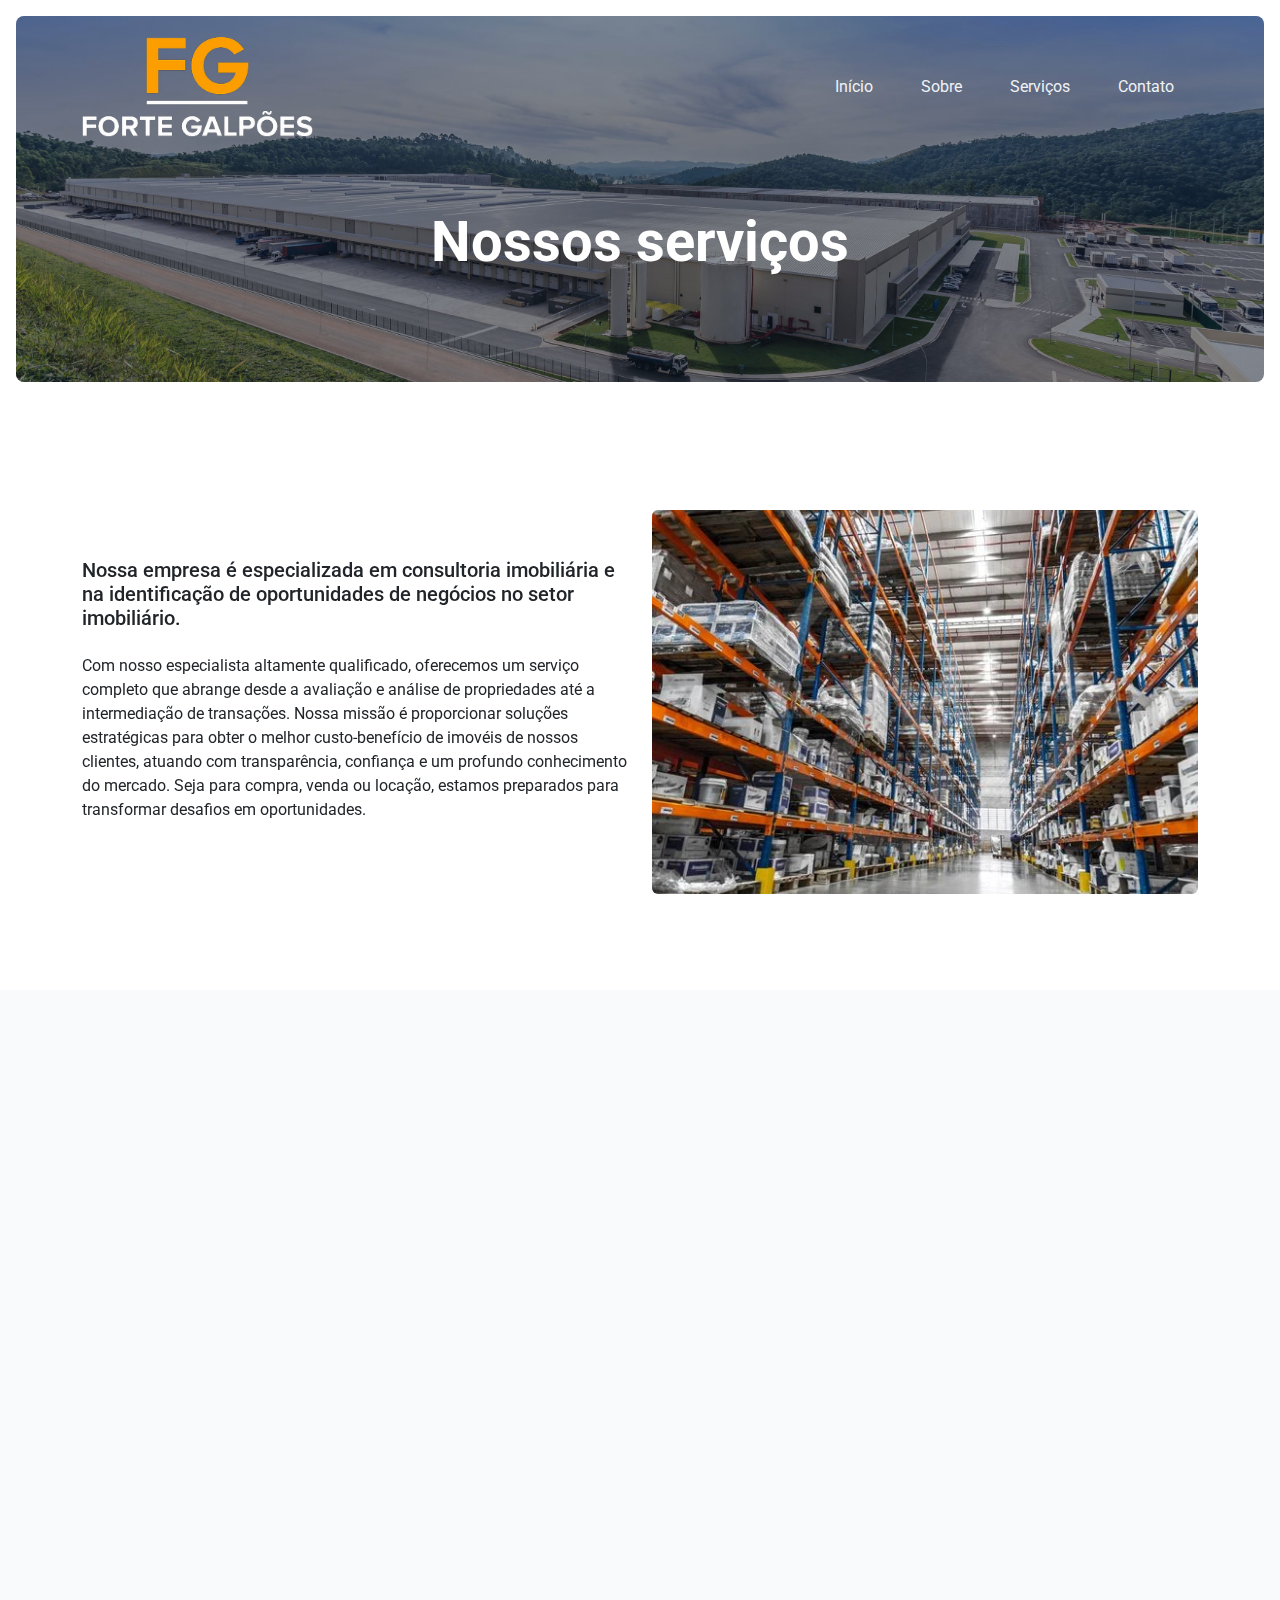
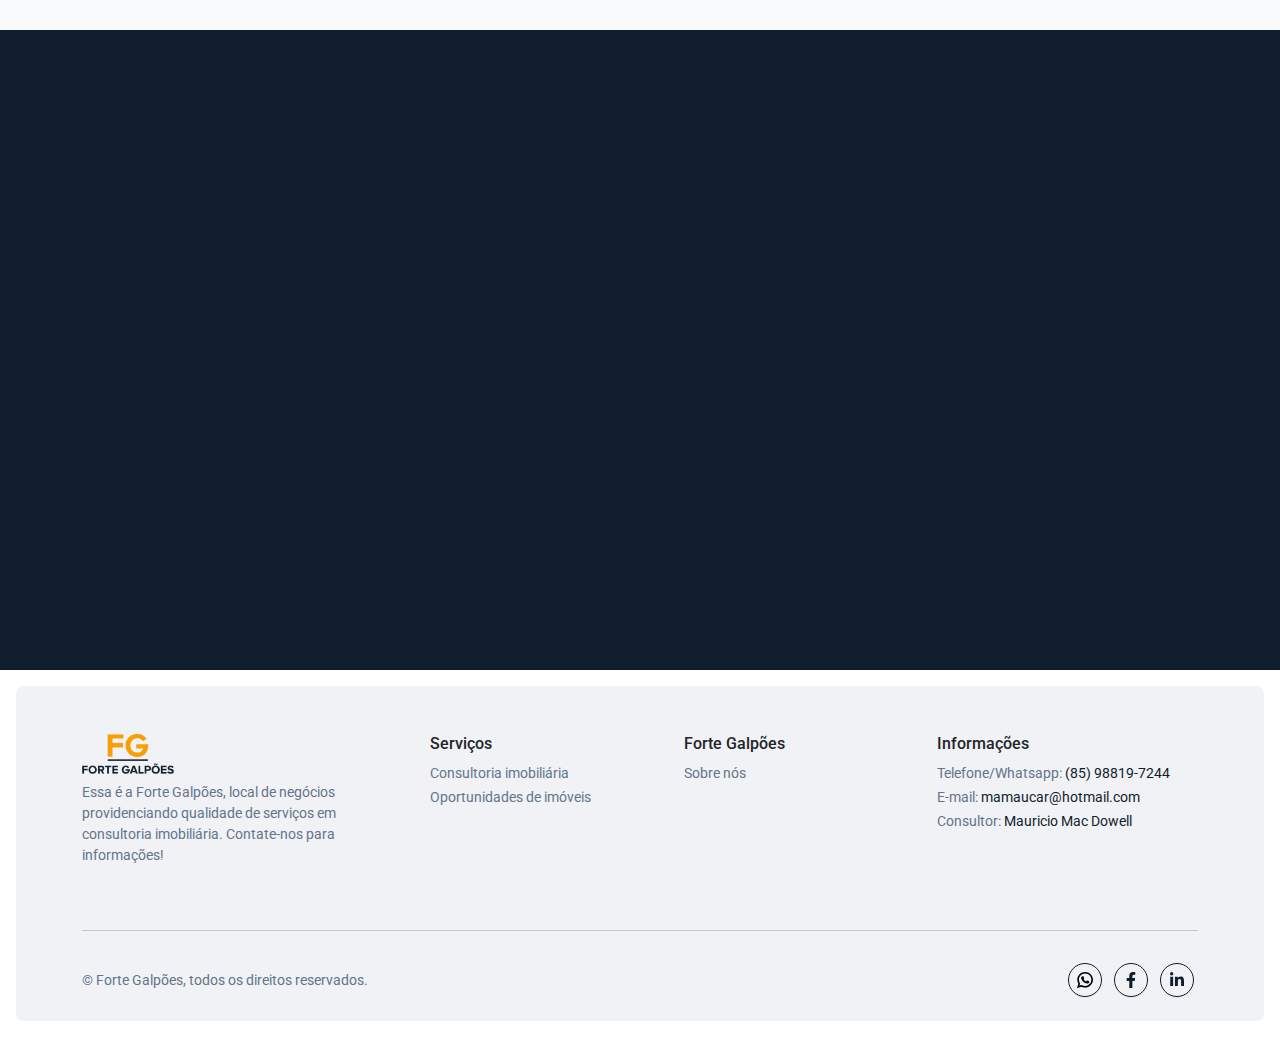
<file: services.html>
<!DOCTYPE html>
<html lang="en">
<head>
	<!-- Google tag (gtag.js) -->
	<script async src="https://www.googletagmanager.com/gtag/js?id=AW-16708186660">
	</script>
	<script>
		window.dataLayer = window.dataLayer || [];
		function gtag(){dataLayer.push(arguments);}
		gtag('js', new Date());

		gtag('config', 'AW-16708186660');
	</script>
	
	<meta charset="utf-8">
	<meta name="viewport" content="width=device-width, initial-scale=1">

	<title>Forte Galpões - Consultoria e oportunidades imobiliárias</title>
	<link rel="icon" href="./assets/logo/fav-icon.png" sizes="32x32">
	<link rel="icon" href="./assets/logo/fav-icon.png" sizes="192x192">
	<link rel="apple-touch-icon" href="./assets/logo/fav-icon.png">

	<link rel="stylesheet" type="text/css" href="./assets/library/aos/aos.css">
	<link rel="stylesheet" type="text/css" href="./assets/css/main.min.css">
	<link rel="stylesheet" type="text/css" href="./assets/css/style.css">


</head>
<body>
	
	<!-- header top -->
	<div class="position-relative z-index-5">
		<nav class="navbar navbar-dark navbar-expand-xl position-absolute mt-2 w-100">
			<div class="container">

				<a class="navbar-brand d-flex align-items-center ms-3 ms-sm-0" href="./index.html">
					<img src="./assets/logo/logo.png" height="100" alt="brand">
				</a>

				<button class="navbar-toggler collapsed me-3 me-sm-0" type="button" data-bs-toggle="collapse" data-bs-target="#navbarNav"
				aria-controls="navbarNav" aria-expanded="false" aria-label="Toggle navigation">
					<span class="toggler-icon top-bar"></span>
					<span class="toggler-icon middle-bar"></span>
					<span class="toggler-icon bottom-bar"></span>
				</button>

				<div class="collapse navbar-collapse bg-light bg-xl-transparent px-3 z-index-5 rounded-4 mx-3 mx-sm-0" id="navbarNav">
					<ul class="navbar-nav ms-auto">
						<li class="nav-item">
							<a class="nav-link active text-dark text-xl-light text-primary-hover py-3 px-xl-4" aria-current="page" href="./index.html">Início</a>
						</li>
						<li class="nav-item">
							<a class="nav-link text-dark text-xl-light text-primary-hover py-3 px-xl-4" href="./about-us.html">Sobre</a>
						</li>
						<li class="nav-item">
							<a class="nav-link text-dark text-xl-light text-primary-hover py-3 px-xl-4" href="./services.html">Serviços</a>
						</li>
						<li class="nav-item">
							<a class="nav-link text-dark text-xl-light text-primary-hover py-3 ps-xl-4" href="./contact-us.html">Contato</a>
						</li>
					</ul>
				</div>
			</div>
		</nav>
	</div>


	<!-- header body -->
	<div class="rounded-3 m-1 m-md-2 m-xl-3 d-flex align-items-center pt-7 position-relative">
		<div
			class="position-absolute rounded-3 bg-size-cover top-0 end-0 bottom-0 start-0" 
			style="background: url(./assets/img/bg/bg4.jpg) center center no-repeat;"
			>
		</div>
		<div
			class="position-absolute rounded-3 top-0 end-0 bottom-0 start-0 bg-dark bg-opacity-50" 
			style=""
			>
		</div>
		<header class="container">
			<div class="d-flex min-vh-20 min-vh-md-25 min-vh-xl-30 align-items-center justify-content-center">

				<h1 class="text-white text-center display-4 fw-bold" data-aos="zoom-in" data-aos-duration="3000">
					Nossos serviços
				</h1>

			</div>
		</header>

	</div>

	<section class="pt-6 pb-7">
		<div class="container">
			<div class="row mt-3 mt-lg-5 align-items-center justify-content-between">
				<div class="col-lg-6 col-xl-6" data-aos="zoom-in" data-aos-duration="3000">
					<h5>
						Nossa empresa é especializada em consultoria imobiliária e na identificação de oportunidades de negócios no setor imobiliário.
					</h5>
					<p class="my-4">
						Com nosso especialista altamente qualificado, oferecemos um serviço completo que abrange desde a avaliação e análise de propriedades até a intermediação de transações. Nossa missão é proporcionar soluções estratégicas para obter o melhor custo-benefício de imovéis de nossos clientes, atuando com transparência, confiança e um profundo conhecimento do mercado. Seja para compra, venda ou locação, estamos preparados para transformar desafios em oportunidades.
					</p>
				</div>

				<div class="col-lg-6 col-xl-6" data-aos="zoom-in" data-aos-duration="3000">
					<div class="py-7 py-md-10 position-relative">
						<div class="position-absolute top-0 bottom-0 start-0 end-0 z-index-n2 rounded bg-size-cover" style="background: url(./assets/img/bg/bg5.jpg) center center no-repeat;"></div>
					</div>
				</div>
			</div>		
		</div>
	</section>



	<!-- service 1 -->
	<section class="py-4 py-lg-7 bg-gray-2">
		<div class="container">
			<div class="row justify-content-between align-items-center">
				<div class="col-12 col-lg-6" data-aos="zoom-in" data-aos-duration="3000">
					<h2 class="fw-bolder">
						Consultor imobiliário
					</h2>
					<p>
						Identificação, examização e solução de seus problemas imobiliários, especializado em terrenos e galpões de todas as necessidades.
					</p>
					<p>
						Especializada na identificação, análise e resolução de problemas imobiliários, com foco em terrenos e galpões para diversas finalidades. Com consultor altamente qualificada e experiente, a <b>forte galpões</b> oferece soluções personalizadas e eficazes, adaptadas às necessidades específicas de cada cliente. O compromisso com a excelência e o profundo conhecimento do mercado garantem um serviço de qualidade, ajudando a maximizar o valor dos ativos imobiliários e a encontrar as melhores oportunidades. Seja para compra, venda ou locação, a <b>forte galpões</b> proporciona um atendimento ágil e confiável, priorizando sempre a satisfação do cliente.
					</p>
				</div>
				<div class="col-lg-6 order-last order-lg-first" data-aos="zoom-in" data-aos-duration="3000">
					<div class="py-8 py-md-11 position-relative">
						<div class="position-absolute top-0 bottom-0 start-0 end-0 rounded bg-size-cover" style="background: url(./assets/img/bg/bg1.jpg) center center no-repeat;"></div>
					</div>
				</div>
			</div>
		</div>
	</section>

	<!-- service 2 -->
	<section class="py-4 py-lg-7 bg-dark text-white">
		<div class="container">
			<div class="row justify-content-between align-items-center">
				<div class="col-12 col-lg-6" data-aos="zoom-in" data-aos-duration="3000">
					<h2 class="fw-bolder text-info">
						Oportunidades de imóveis
					</h2>
					<p>
						Imóveis disponíveis de acordo com a sua necessidade.
					</p>
					<p>
						Vastas oportunidades no mercado de imóveis. Focada em disponibilizar imóveis prontos para negociação, a empresa atua com eficiência e agilidade para garantir que seus clientes tenham acesso às melhores opções disponíveis. Com consultor experiente e especializada, a <b>forte galpões</b> se destaca por sua capacidade de identificar oportunidades que atendam perfeitamente às necessidades e objetivos de cada cliente. Comprometida com a transparência e a excelência no atendimento, a empresa garante um processo de negociação fluido e vantajoso, priorizando sempre os interesses e a satisfação de seus clientes.
					</p>
				</div>
				<div class="col-lg-6" data-aos="zoom-in" data-aos-duration="3000">
					<div class="py-8 py-md-11 position-relative">
						<div class="position-absolute top-0 bottom-0 start-0 end-0 rounded bg-size-cover" style="background: url(./assets/img/bg/bg19.jpg) center center no-repeat;"></div>
					</div>
				</div>
			</div>
		</div>
	</section>


	<!-- service 3 -->
	<!-- <section class="py-4 py-lg-7 bg-gray-2">
		<div class="container">
			<div class="row justify-content-between align-items-center">
				<div class="col-12 col-lg-6" data-aos="zoom-in" data-aos-duration="3000">
					<h2 class="fw-bolder">
						Análise e documentação
					</h2>
					<p>
						Análise de documentos para finalizar os negocios e documentação para prestação de conta para com a lei.
					</p>
					<p>
						Our roof maintenance service is designed to be convenient and hassle-free, with flexible scheduling options to fit your needs. Our team of certified technicians is highly trained and experienced in all aspects of roof maintenance, and we use only the best materials and techniques to ensure that your roof stays in top shape. From cleaning and repairing minor damage to identifying and addressing more serious issues, we have the expertise to keep your roof performing at its best. Contact us today to learn more about our roof maintenance service and schedule an inspection.
					</p>
				</div>
				<div class="col-lg-6 order-last order-lg-first" data-aos="zoom-in" data-aos-duration="3000">
					<div class="py-8 py-md-11 position-relative">
						<div class="position-absolute top-0 bottom-0 start-0 end-0 rounded bg-size-cover" style="background: url(./assets/img/bg/bg3.jpg) center center no-repeat;"></div>
					</div>
				</div>
			</div>
		</div>
	</section> -->


	<!-- Footer 1 -->
	<footer class="bg-light m-1 m-md-2 m-xl-3 rounded-3">
		<div class="container">
			<div class="row py-5 justify-content-between">
				<div class="col-12 col-lg-3">
					<div>
						<a class="navbar-brand d-flex align-items-center" href="./index.html">
							<img alt="this is an image" src="./assets/logo/logo_footer.png" height="40">
						</a>
					</div>

					<p class="mt-2 text-gray small">
						Essa é a Forte Galpões, local de negócios providenciando qualidade de serviços em consultoria imobiliária. Contate-nos para informações!
					</p>
				</div>

				<div class="col-12 col-md-3 col-lg-2">
					<h6 class="mt-3 mt-lg-0">Serviços</h6>
					<div>
						<a href="./services.html" class="text-decoration-none text-gray small">Consultoria imobiliária</a>
					</div>
					<div>
						<a href="./services.html" class="text-decoration-none text-gray small">Oportunidades de imóveis</a>
					</div>
					<!-- <div>
						<a href="./services.html" class="text-decoration-none text-gray small">Análise e documentação</a>
					</div> -->
				</div>

				<div class="col-12 col-md-3 col-lg-2">
					<h6 class="mt-3 mt-lg-0">Forte Galpões</h6>
					<div>
						<a href="./about-us.html" class="text-decoration-none text-gray small">Sobre nós</a>
					</div>
					<!-- <div>
						<a href="./blog-author.html" class="text-decoration-none text-gray small">Our CEO</a>
					</div> 
					<div>
						<a href="./terms-conditions.html" class="text-decoration-none text-gray small">Termos &amp; Condições</a>
					</div> -->
				</div>

				<div class="col-12 col-md-3 col-lg-3">
					<h6 class="mt-3 mt-lg-0">Informações</h6>
					<div>
						<a href="javascript:;" class="text-gray small">Telefone/Whatsapp: <span class="text-dark">(85) 98819-7244</span></a>
					</div>
					<div>
						<a href="javascript:;" class="text-gray small">E-mail: <span class="text-dark">mamaucar@hotmail.com</span></a>
					</div>
					<div>
						<a href="javascript:;" class="text-gray small">Consultor: <span class="text-dark">Mauricio Mac Dowell</span></a>
					</div>
				</div>
			</div>

			<hr class="border-secondary my-0 opacity-25">

			<div class="d-flex justify-content-between align-items-center flex-wrap pt-3 pb-4">
				<div class="order-last order-md-first text-gray small mt-3">
					&copy; Forte Galpões, todos os direitos reservados.
				</div>

				<div class="order-first order-md-last mt-3">
					<!-- twitter icon -->
					<!-- <a href="javascript:;"
						class="btn btn-outline-dark social p-2 rounded-circle"
						>
						<span class="d-flex justify-content-center align-items-center">
							<svg xmlns="http://www.w3.org/2000/svg" width="16" height="16" fill="currentColor" viewBox="0 0 16 16">
								<path d="M5.026 15c6.038 0 9.341-5.003 9.341-9.334 0-.14 0-.282-.006-.422A6.685 6.685 0 0 0 16 3.542a6.658 6.658 0 0 1-1.889.518 3.301 3.301 0 0 0 1.447-1.817 6.533 6.533 0 0 1-2.087.793A3.286 3.286 0 0 0 7.875 6.03a9.325 9.325 0 0 1-6.767-3.429 3.289 3.289 0 0 0 1.018 4.382A3.323 3.323 0 0 1 .64 6.575v.045a3.288 3.288 0 0 0 2.632 3.218 3.203 3.203 0 0 1-.865.115 3.23 3.23 0 0 1-.614-.057 3.283 3.283 0 0 0 3.067 2.277A6.588 6.588 0 0 1 .78 13.58a6.32 6.32 0 0 1-.78-.045A9.344 9.344 0 0 0 5.026 15z"/>
							</svg>
						</span>
					</a> -->

					<!-- intagram icon -->
					<!-- <a href="javascript:;"
						class="btn btn-outline-dark social mx-1 p-2 rounded-circle"
						>
						<span class="d-flex justify-content-center align-items-center">
							<svg xmlns="http://www.w3.org/2000/svg" width="16" height="16" fill="currentColor" viewBox="0 0 16 16">
					           		<path d="M8 0C5.829 0 5.556.01 4.703.048 3.85.088 3.269.222 2.76.42a3.917 3.917 0 0 0-1.417.923A3.927 3.927 0 0 0 .42 2.76C.222 3.268.087 3.85.048 4.7.01 5.555 0 5.827 0 8.001c0 2.172.01 2.444.048 3.297.04.852.174 1.433.372 1.942.205.526.478.972.923 1.417.444.445.89.719 1.416.923.51.198 1.09.333 1.942.372C5.555 15.99 5.827 16 8 16s2.444-.01 3.298-.048c.851-.04 1.434-.174 1.943-.372a3.916 3.916 0 0 0 1.416-.923c.445-.445.718-.891.923-1.417.197-.509.332-1.09.372-1.942C15.99 10.445 16 10.173 16 8s-.01-2.445-.048-3.299c-.04-.851-.175-1.433-.372-1.941a3.926 3.926 0 0 0-.923-1.417A3.911 3.911 0 0 0 13.24.42c-.51-.198-1.092-.333-1.943-.372C10.443.01 10.172 0 7.998 0h.003zm-.717 1.442h.718c2.136 0 2.389.007 3.232.046.78.035 1.204.166 1.486.275.373.145.64.319.92.599.28.28.453.546.598.92.11.281.24.705.275 1.485.039.843.047 1.096.047 3.231s-.008 2.389-.047 3.232c-.035.78-.166 1.203-.275 1.485a2.47 2.47 0 0 1-.599.919c-.28.28-.546.453-.92.598-.28.11-.704.24-1.485.276-.843.038-1.096.047-3.232.047s-2.39-.009-3.233-.047c-.78-.036-1.203-.166-1.485-.276a2.478 2.478 0 0 1-.92-.598 2.48 2.48 0 0 1-.6-.92c-.109-.281-.24-.705-.275-1.485-.038-.843-.046-1.096-.046-3.233 0-2.136.008-2.388.046-3.231.036-.78.166-1.204.276-1.486.145-.373.319-.64.599-.92.28-.28.546-.453.92-.598.282-.11.705-.24 1.485-.276.738-.034 1.024-.044 2.515-.045v.002zm4.988 1.328a.96.96 0 1 0 0 1.92.96.96 0 0 0 0-1.92zm-4.27 1.122a4.109 4.109 0 1 0 0 8.217 4.109 4.109 0 0 0 0-8.217zm0 1.441a2.667 2.667 0 1 1 0 5.334 2.667 2.667 0 0 1 0-5.334z"/>
					          </svg>
						</span>
					</a> -->

					<!-- whatsapp icon -->
					<a href="https://wa.me/5585988197244?text=Ol%C3%A1%21++Visitei+o+seu+site+e+fiquei+bastante+interessado+nas+suas+ofertas+imobili%C3%A1rias.+Gostaria+de+obter+mais+informa%C3%A7%C3%B5es+detalhadas+sobre+as+propriedades+dispon%C3%ADveis+e+conhecer+melhor+como+voc%C3%AAs+podem+me+auxiliar+no+processo+de+encontrar+a+minha+pr%C3%B3xima+casa+ou+investimento+imobili%C3%A1rio.++Agrade%C3%A7o+antecipadamente+pela+sua+aten%C3%A7%C3%A3o+e+estou+ansioso+para+a+sua+resposta."
						class="btn btn-outline-dark social mx-1 p-2 rounded-circle"
						>
						<span class="d-flex justify-content-center align-items-center">
							<svg fill="#000000" height="16" width="16" version="1.1" id="Layer_1" xmlns="http://www.w3.org/2000/svg" xmlns:xlink="http://www.w3.org/1999/xlink" 
									viewBox="0 0 308 308" xml:space="preserve">
								<g id="XMLID_468_">
									<path id="XMLID_469_" d="M227.904,176.981c-0.6-0.288-23.054-11.345-27.044-12.781c-1.629-0.585-3.374-1.156-5.23-1.156
										c-3.032,0-5.579,1.511-7.563,4.479c-2.243,3.334-9.033,11.271-11.131,13.642c-0.274,0.313-0.648,0.687-0.872,0.687
										c-0.201,0-3.676-1.431-4.728-1.888c-24.087-10.463-42.37-35.624-44.877-39.867c-0.358-0.61-0.373-0.887-0.376-0.887
										c0.088-0.323,0.898-1.135,1.316-1.554c1.223-1.21,2.548-2.805,3.83-4.348c0.607-0.731,1.215-1.463,1.812-2.153
										c1.86-2.164,2.688-3.844,3.648-5.79l0.503-1.011c2.344-4.657,0.342-8.587-0.305-9.856c-0.531-1.062-10.012-23.944-11.02-26.348
										c-2.424-5.801-5.627-8.502-10.078-8.502c-0.413,0,0,0-1.732,0.073c-2.109,0.089-13.594,1.601-18.672,4.802
										c-5.385,3.395-14.495,14.217-14.495,33.249c0,17.129,10.87,33.302,15.537,39.453c0.116,0.155,0.329,0.47,0.638,0.922
										c17.873,26.102,40.154,45.446,62.741,54.469c21.745,8.686,32.042,9.69,37.896,9.69c0.001,0,0.001,0,0.001,0
										c2.46,0,4.429-0.193,6.166-0.364l1.102-0.105c7.512-0.666,24.02-9.22,27.775-19.655c2.958-8.219,3.738-17.199,1.77-20.458
										C233.168,179.508,230.845,178.393,227.904,176.981z"/>
									<path id="XMLID_470_" d="M156.734,0C73.318,0,5.454,67.354,5.454,150.143c0,26.777,7.166,52.988,20.741,75.928L0.212,302.716
										c-0.484,1.429-0.124,3.009,0.933,4.085C1.908,307.58,2.943,308,4,308c0.405,0,0.813-0.061,1.211-0.188l79.92-25.396
										c21.87,11.685,46.588,17.853,71.604,17.853C240.143,300.27,308,232.923,308,150.143C308,67.354,240.143,0,156.734,0z
										M156.734,268.994c-23.539,0-46.338-6.797-65.936-19.657c-0.659-0.433-1.424-0.655-2.194-0.655c-0.407,0-0.815,0.062-1.212,0.188
										l-40.035,12.726l12.924-38.129c0.418-1.234,0.209-2.595-0.561-3.647c-14.924-20.392-22.813-44.485-22.813-69.677
										c0-65.543,53.754-118.867,119.826-118.867c66.064,0,119.812,53.324,119.812,118.867
										C276.546,215.678,222.799,268.994,156.734,268.994z"/>
								</g>
							</svg>
						</span>	
					</a>

					<!-- facebook icon -->
					<a href="https://www.facebook.com/mauricio.macdowell.16"
						class="btn btn-outline-dark social mx-1 p-2 rounded-circle"
						>
						<span class="d-flex justify-content-center align-items-center">
							<svg xmlns="http://www.w3.org/2000/svg" width="16" height="16" fill="currentColor" viewBox="0 0 320 512">
								<path d="M279.14 288l14.22-92.66h-88.91v-60.13c0-25.35 12.42-50.06 52.24-50.06h40.42V6.26S260.43 0 225.36 0c-73.22 0-121.08 44.38-121.08 124.72v70.62H22.89V288h81.39v224h100.17V288z"/>
							</svg>
						</span>
					</a>

					<!-- linkedIn icon -->
					<a href="https://www.facebook.com/mauricio.macdowell.16"
						class="btn btn-outline-dark social mx-1 p-2 rounded-circle"
						>
						<span class="d-flex justify-content-center align-items-center">
							<svg xmlns="http://www.w3.org/2000/svg" width="16" height="16" fill="currentColor" viewBox="0 0 448 512">
								<path d="M100.28 448H7.4V148.9h92.88zM53.79 108.1C24.09 108.1 0 83.5 0 53.8a53.79 53.79 0 0 1 107.58 0c0 29.7-24.1 54.3-53.79 54.3zM447.9 448h-92.68V302.4c0-34.7-.7-79.2-48.29-79.2-48.29 0-55.69 37.7-55.69 76.7V448h-92.78V148.9h89.08v40.8h1.3c12.4-23.5 42.69-48.3 87.88-48.3 94 0 111.28 61.9 111.28 142.3V448z"/>
							</svg>
						</span>
					</a>

					<!-- youtube icon -->
					<!-- <a href="javascript:;"
						class="btn btn-outline-dark social p-2 rounded-circle"
						>
						<span class="d-flex justify-content-center align-items-center">
							<svg xmlns="http://www.w3.org/2000/svg" width="16" height="16" fill="currentColor" viewBox="0 0 16 16">
								<path d="M8.051 1.999h.089c.822.003 4.987.033 6.11.335a2.01 2.01 0 0 1 1.415 1.42c.101.38.172.883.22 1.402l.01.104.022.26.008.104c.065.914.073 1.77.074 1.957v.075c-.001.194-.01 1.108-.082 2.06l-.008.105-.009.104c-.05.572-.124 1.14-.235 1.558a2.007 2.007 0 0 1-1.415 1.42c-1.16.312-5.569.334-6.18.335h-.142c-.309 0-1.587-.006-2.927-.052l-.17-.006-.087-.004-.171-.007-.171-.007c-1.11-.049-2.167-.128-2.654-.26a2.007 2.007 0 0 1-1.415-1.419c-.111-.417-.185-.986-.235-1.558L.09 9.82l-.008-.104A31.4 31.4 0 0 1 0 7.68v-.123c.002-.215.01-.958.064-1.778l.007-.103.003-.052.008-.104.022-.26.01-.104c.048-.519.119-1.023.22-1.402a2.007 2.007 0 0 1 1.415-1.42c.487-.13 1.544-.21 2.654-.26l.17-.007.172-.006.086-.003.171-.007A99.788 99.788 0 0 1 7.858 2h.193zM6.4 5.209v4.818l4.157-2.408L6.4 5.209z"/>
							</svg>
						</span>
					</a> -->
				</div>
			</div>
		</div>
	</footer>

	<!-- Button back to top -->
	<button
	    type="button"
	    class="btn btn-primary btn-back-to-top rounded-circle justify-content-center align-items-center z-index-4"
		>
			<i>
			<svg xmlns="http://www.w3.org/2000/svg" width="1.7rem" height="1.7rem" fill="currentColor" class="bi bi-arrow-up-short" viewBox="0 0 16 16">
				<path fill-rule="evenodd" d="M8 12a.5.5 0 0 0 .5-.5V5.707l2.146 2.147a.5.5 0 0 0 .708-.708l-3-3a.5.5 0 0 0-.708 0l-3 3a.5.5 0 1 0 .708.708L7.5 5.707V11.5a.5.5 0 0 0 .5.5z"/>
			</svg>
			</i>
	</button>

	<script src="./assets/library/bootstrap/js/bootstrap.bundle.min.js"></script>
	<script src="./assets/library/aos/aos.js"></script>
	<script src="./assets/js/scripts.js"></script>
	

</body>
</html>
</file>
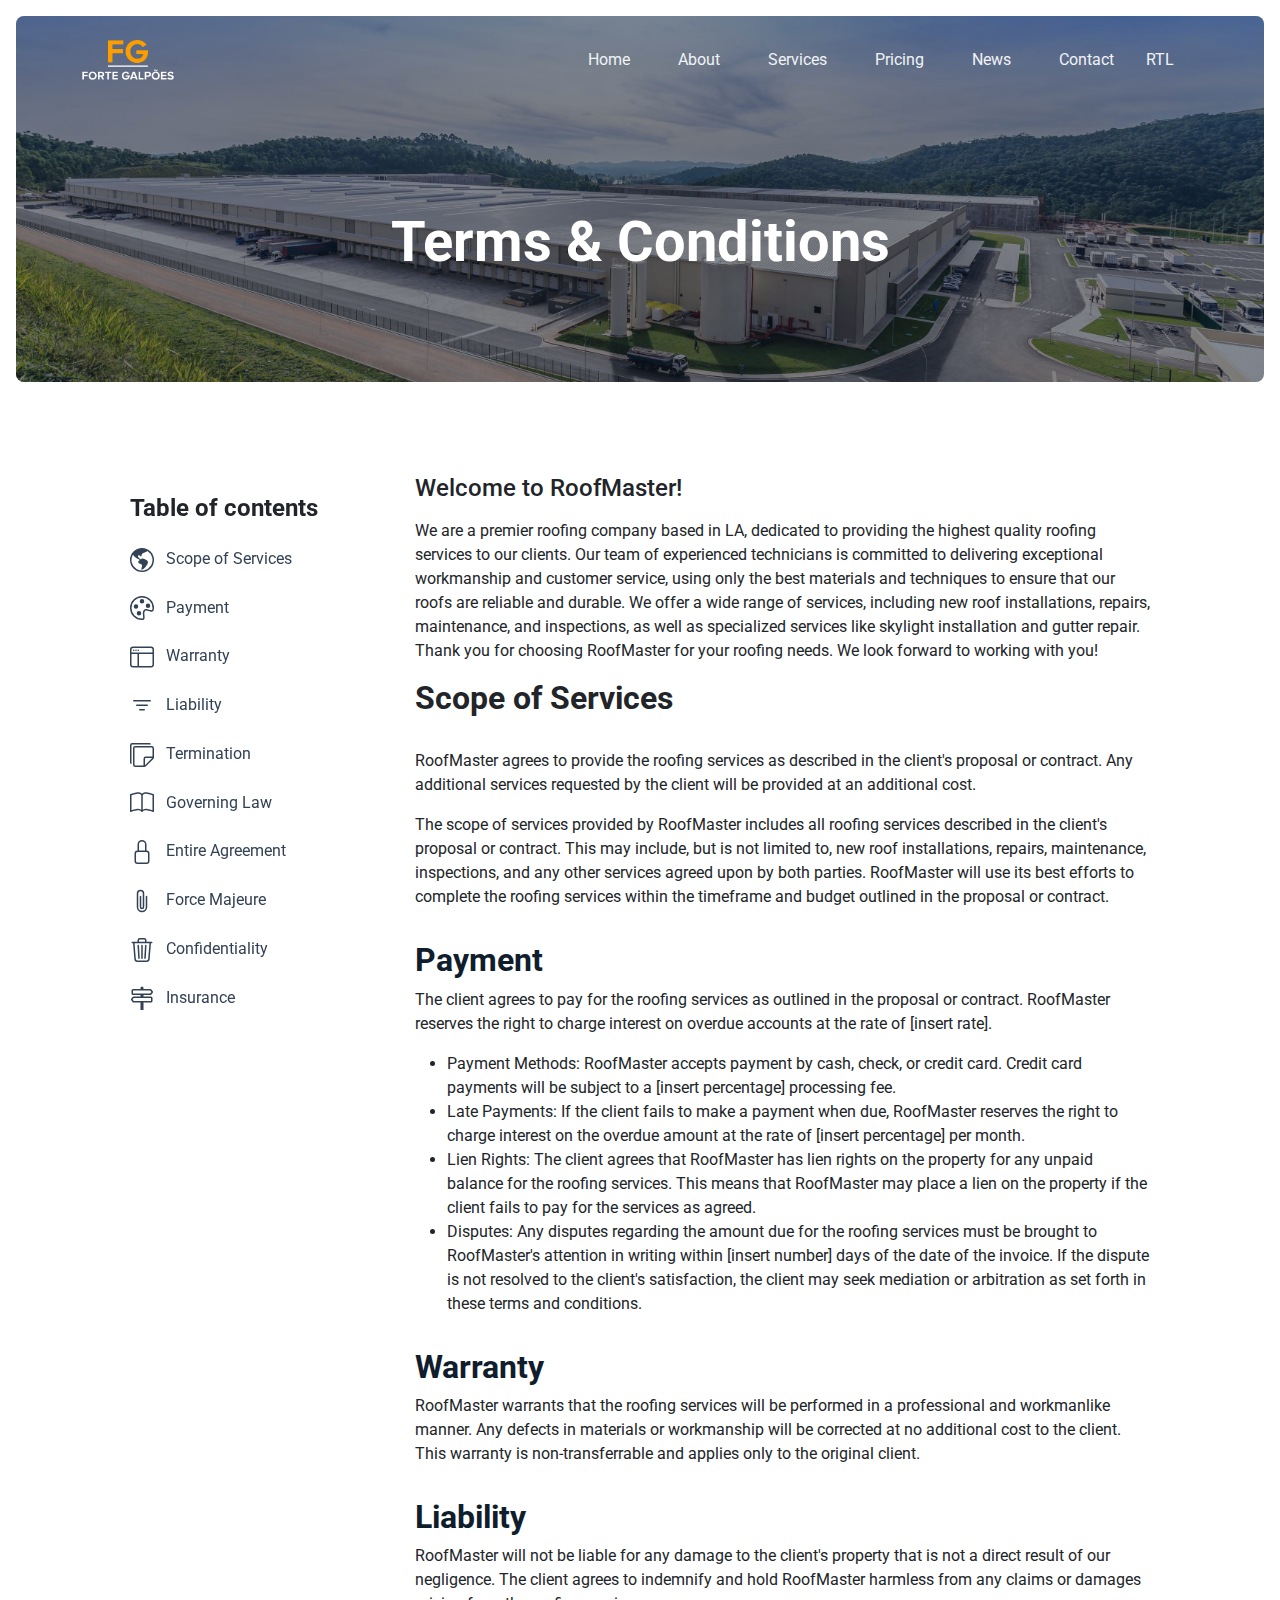
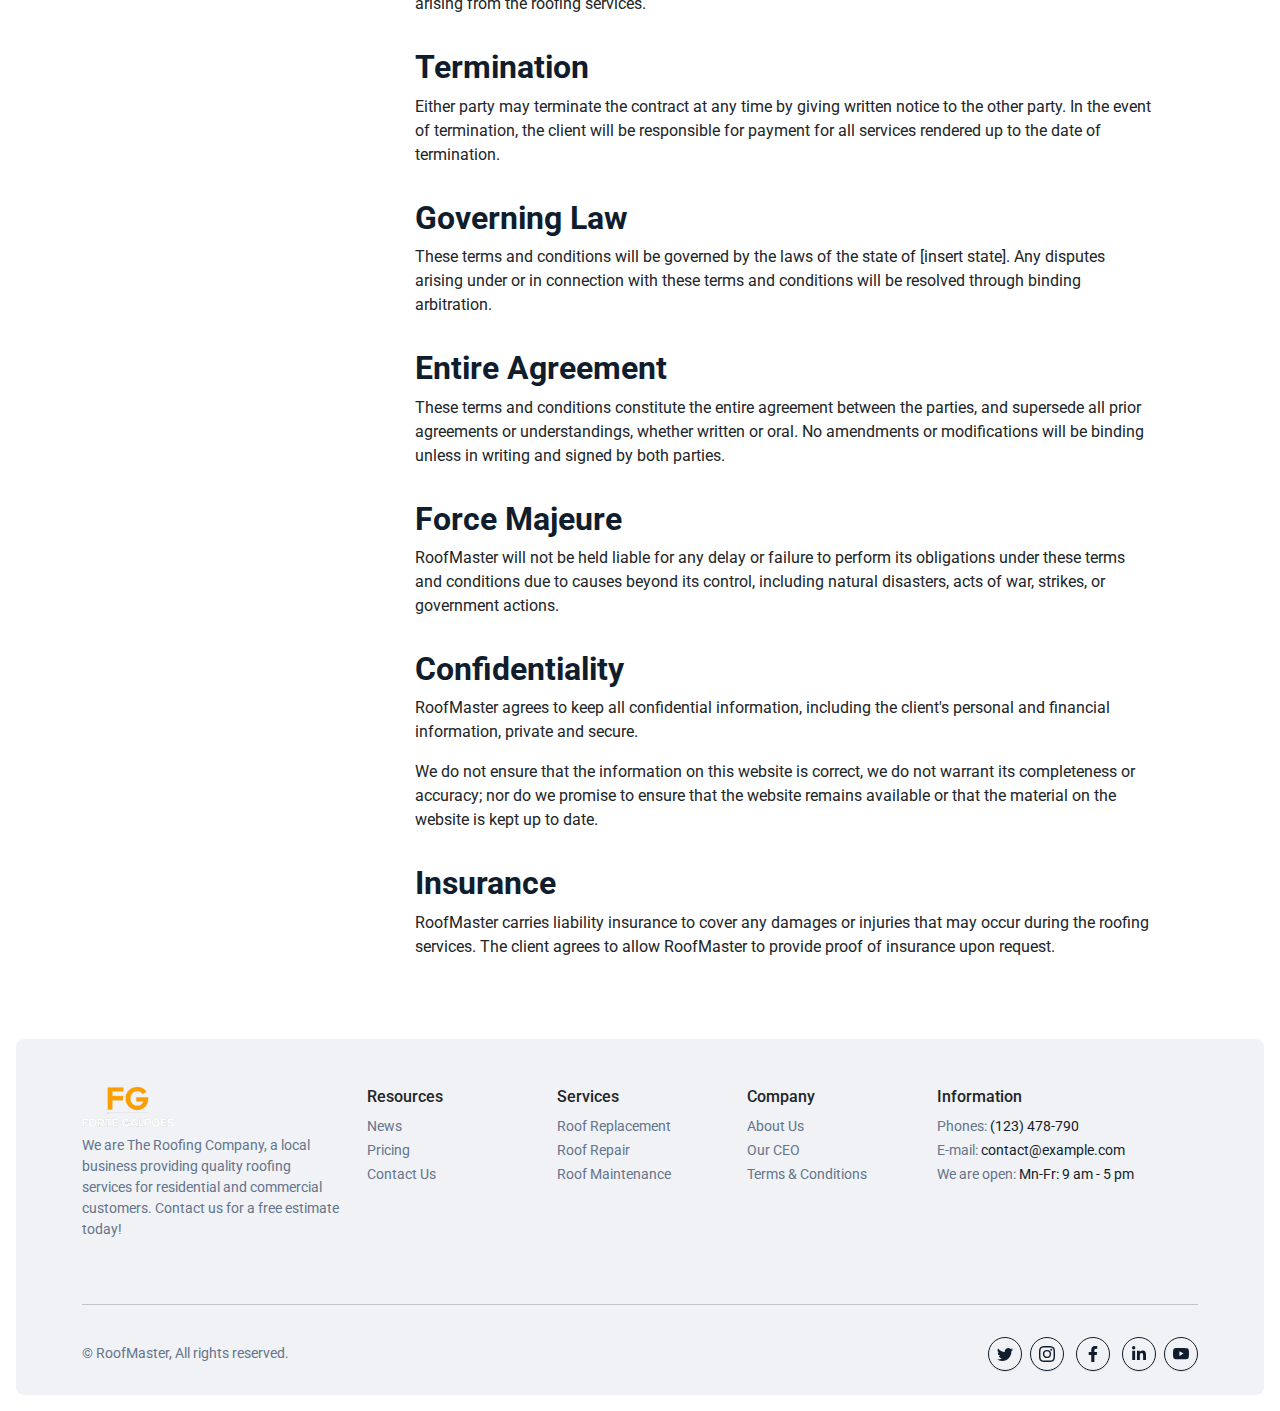
<file: terms-conditions.html>
<!DOCTYPE html>
<html lang="en">
<head>
	<meta charset="utf-8">
	<meta name="viewport" content="width=device-width, initial-scale=1">

	<title>RoofMaster - Elevate Your Roofing Business with this HTML Template</title>
	<link rel="icon" href="./assets/logo/fav-icon.png" sizes="32x32">
	<link rel="icon" href="./assets/logo/fav-icon.png" sizes="192x192">
	<link rel="apple-touch-icon" href="./assets/logo/fav-icon.png">

	<link rel="stylesheet" type="text/css" href="./assets/library/aos/aos.css">
	<link rel="stylesheet" type="text/css" href="./assets/css/main.min.css">
	<link rel="stylesheet" type="text/css" href="./assets/css/style.css">

</head>
<body>
	
	<!-- header top -->
	<div class="position-relative z-index-5">
		<nav class="navbar navbar-dark navbar-expand-xl position-absolute mt-2 w-100">
			<div class="container">

				<a class="navbar-brand d-flex align-items-center ms-3 ms-sm-0" href="./index.html">
					<img src="./assets/logo/logo.png" height="40" alt="brand">
				</a>

				<button class="navbar-toggler collapsed me-3 me-sm-0" type="button" data-bs-toggle="collapse" data-bs-target="#navbarNav"
				aria-controls="navbarNav" aria-expanded="false" aria-label="Toggle navigation">
					<span class="toggler-icon top-bar"></span>
					<span class="toggler-icon middle-bar"></span>
					<span class="toggler-icon bottom-bar"></span>
				</button>

				<div class="collapse navbar-collapse bg-light bg-xl-transparent px-3 z-index-5 rounded-4 mx-3 mx-sm-0" id="navbarNav">
					<ul class="navbar-nav ms-auto">
						<li class="nav-item">
							<a class="nav-link active text-dark text-xl-light text-primary-hover py-3 px-xl-4" aria-current="page" href="./index.html">Home</a>
						</li>
						<li class="nav-item">
							<a class="nav-link text-dark text-xl-light text-primary-hover py-3 px-xl-4" href="./about-us.html">About</a>
						</li>
						<li class="nav-item">
							<a class="nav-link text-dark text-xl-light text-primary-hover py-3 px-xl-4" href="./services.html">Services</a>
						</li>
						<li class="nav-item">
							<a class="nav-link text-dark text-xl-light text-primary-hover py-3 px-xl-4" href="./pricing.html">Pricing</a>
						</li>
						<li class="nav-item">
							<a class="nav-link text-dark text-xl-light text-primary-hover py-3 px-xl-4" href="./blog.html">News</a>
						</li>
						<li class="nav-item">
							<a class="nav-link text-dark text-xl-light text-primary-hover py-3 ps-xl-4" href="./contact-us.html">Contact</a>
						</li>
						<li class="nav-item">
							<a class="nav-link text-dark text-xl-light text-primary-hover py-3 ps-xl-4" href="./index-rtl.html">RTL</a>
						</li>
					</ul>
				</div>
			</div>
		</nav>
	</div>


	<!-- header body -->
	<div class="rounded-3 m-1 m-md-2 m-xl-3 d-flex align-items-center pt-7 position-relative">
		<div
			class="position-absolute rounded-3 bg-size-cover top-0 end-0 bottom-0 start-0" 
			style="background: url(./assets/img/bg/bg4.jpg) center center no-repeat;"
			>
		</div>
		<div
			class="position-absolute rounded-3 top-0 end-0 bottom-0 start-0 bg-dark bg-opacity-50" 
			style=""
			>
		</div>
		<header class="container">
			<div class="d-flex min-vh-20 min-vh-md-25 min-vh-xl-30 align-items-center justify-content-center">

				<h1 class="text-white text-center display-4 fw-bold" data-aos="zoom-in" data-aos-duration="3000">
					Terms &amp; Conditions
				</h1>

			</div>
		</header>

	</div>

	<section class="pb-3 py-lg-5">
		<div class="container">

			<div class="row justify-content-center">
				<div class="col-12 col-lg-3 order-last order-lg-first ">
					<div class="pt-5 sticky-top">
						<h4 class="fw-bold mb-4">
							Table of contents
						</h4>
						<div class="mb-4">
							<span class="text-secondary">
								<svg xmlns="http://www.w3.org/2000/svg" width="24" height="24" fill="currentColor" class="bi bi-globe-americas" viewBox="0 0 16 16">
									<path d="M8 0a8 8 0 1 0 0 16A8 8 0 0 0 8 0ZM2.04 4.326c.325 1.329 2.532 2.54 3.717 3.19.48.263.793.434.743.484-.08.08-.162.158-.242.234-.416.396-.787.749-.758 1.266.035.634.618.824 1.214 1.017.577.188 1.168.38 1.286.983.082.417-.075.988-.22 1.52-.215.782-.406 1.48.22 1.48 1.5-.5 3.798-3.186 4-5 .138-1.243-2-2-3.5-2.5-.478-.16-.755.081-.99.284-.172.15-.322.279-.51.216-.445-.148-2.5-2-1.5-2.5.78-.39.952-.171 1.227.182.078.099.163.208.273.318.609.304.662-.132.723-.633.039-.322.081-.671.277-.867.434-.434 1.265-.791 2.028-1.12.712-.306 1.365-.587 1.579-.88A7 7 0 1 1 2.04 4.327Z"/>
								</svg>
							</span>
							<a href="#item-1" class="ms-2 text-secondary">
								Scope of Services
							</a>
						</div>
						<div class="mb-4">
							<span class="text-secondary">
								<svg xmlns="http://www.w3.org/2000/svg" width="24" height="24" fill="currentColor" class="bi bi-palette" viewBox="0 0 16 16">
									<path d="M8 5a1.5 1.5 0 1 0 0-3 1.5 1.5 0 0 0 0 3zm4 3a1.5 1.5 0 1 0 0-3 1.5 1.5 0 0 0 0 3zM5.5 7a1.5 1.5 0 1 1-3 0 1.5 1.5 0 0 1 3 0zm.5 6a1.5 1.5 0 1 0 0-3 1.5 1.5 0 0 0 0 3z"/>
									<path d="M16 8c0 3.15-1.866 2.585-3.567 2.07C11.42 9.763 10.465 9.473 10 10c-.603.683-.475 1.819-.351 2.92C9.826 14.495 9.996 16 8 16a8 8 0 1 1 8-8zm-8 7c.611 0 .654-.171.655-.176.078-.146.124-.464.07-1.119-.014-.168-.037-.37-.061-.591-.052-.464-.112-1.005-.118-1.462-.01-.707.083-1.61.704-2.314.369-.417.845-.578 1.272-.618.404-.038.812.026 1.16.104.343.077.702.186 1.025.284l.028.008c.346.105.658.199.953.266.653.148.904.083.991.024C14.717 9.38 15 9.161 15 8a7 7 0 1 0-7 7z"/>
								</svg>
							</span>
							<a href="#item-2" class="ms-2 text-secondary">
								Payment
							</a>
						</div>
						<div class="mb-4">
							<span class="text-secondary">
								<svg xmlns="http://www.w3.org/2000/svg" width="24" height="24" fill="currentColor" class="bi bi-window-sidebar" viewBox="0 0 16 16">
									<path d="M2.5 4a.5.5 0 1 0 0-1 .5.5 0 0 0 0 1zm2-.5a.5.5 0 1 1-1 0 .5.5 0 0 1 1 0zm1 .5a.5.5 0 1 0 0-1 .5.5 0 0 0 0 1z"/>
									<path d="M2 1a2 2 0 0 0-2 2v10a2 2 0 0 0 2 2h12a2 2 0 0 0 2-2V3a2 2 0 0 0-2-2H2zm12 1a1 1 0 0 1 1 1v2H1V3a1 1 0 0 1 1-1h12zM1 13V6h4v8H2a1 1 0 0 1-1-1zm5 1V6h9v7a1 1 0 0 1-1 1H6z"/>
								</svg>
							</span>
							<a href="#item-3" class="ms-2 text-secondary">
								Warranty
							</a>
						</div>
						<div class="mb-4">
							<span class="text-secondary">
								<svg xmlns="http://www.w3.org/2000/svg" width="24" height="24" fill="currentColor" class="bi bi-filter" viewBox="0 0 16 16">
									<path d="M6 10.5a.5.5 0 0 1 .5-.5h3a.5.5 0 0 1 0 1h-3a.5.5 0 0 1-.5-.5zm-2-3a.5.5 0 0 1 .5-.5h7a.5.5 0 0 1 0 1h-7a.5.5 0 0 1-.5-.5zm-2-3a.5.5 0 0 1 .5-.5h11a.5.5 0 0 1 0 1h-11a.5.5 0 0 1-.5-.5z"/>
								</svg>
							</span>
							<a href="#item-4" class="ms-2 text-secondary">
								Liability
							</a>
						</div>
						<div class="mb-4">
							<span class="text-secondary">
								<svg xmlns="http://www.w3.org/2000/svg" width="24" height="24" fill="currentColor" class="bi bi-stickies" viewBox="0 0 16 16">
									<path d="M1.5 0A1.5 1.5 0 0 0 0 1.5V13a1 1 0 0 0 1 1V1.5a.5.5 0 0 1 .5-.5H14a1 1 0 0 0-1-1H1.5z"/>
									<path d="M3.5 2A1.5 1.5 0 0 0 2 3.5v11A1.5 1.5 0 0 0 3.5 16h6.086a1.5 1.5 0 0 0 1.06-.44l4.915-4.914A1.5 1.5 0 0 0 16 9.586V3.5A1.5 1.5 0 0 0 14.5 2h-11zM3 3.5a.5.5 0 0 1 .5-.5h11a.5.5 0 0 1 .5.5V9h-4.5A1.5 1.5 0 0 0 9 10.5V15H3.5a.5.5 0 0 1-.5-.5v-11zm7 11.293V10.5a.5.5 0 0 1 .5-.5h4.293L10 14.793z"/>
								</svg>
							</span>
							<a href="#item-5" class="ms-2 text-secondary">
								Termination
							</a>
						</div>
						<div class="mb-4">
							<span class="text-secondary">
								<svg xmlns="http://www.w3.org/2000/svg" width="24" height="24" fill="currentColor" class="bi bi-book" viewBox="0 0 16 16">
									<path d="M1 2.828c.885-.37 2.154-.769 3.388-.893 1.33-.134 2.458.063 3.112.752v9.746c-.935-.53-2.12-.603-3.213-.493-1.18.12-2.37.461-3.287.811V2.828zm7.5-.141c.654-.689 1.782-.886 3.112-.752 1.234.124 2.503.523 3.388.893v9.923c-.918-.35-2.107-.692-3.287-.81-1.094-.111-2.278-.039-3.213.492V2.687zM8 1.783C7.015.936 5.587.81 4.287.94c-1.514.153-3.042.672-3.994 1.105A.5.5 0 0 0 0 2.5v11a.5.5 0 0 0 .707.455c.882-.4 2.303-.881 3.68-1.02 1.409-.142 2.59.087 3.223.877a.5.5 0 0 0 .78 0c.633-.79 1.814-1.019 3.222-.877 1.378.139 2.8.62 3.681 1.02A.5.5 0 0 0 16 13.5v-11a.5.5 0 0 0-.293-.455c-.952-.433-2.48-.952-3.994-1.105C10.413.809 8.985.936 8 1.783z"/>
								</svg>
							</span>
							<a href="#item-6" class="ms-2 text-secondary">
								Governing Law
							</a>
						</div>
						<div class="mb-4">
							<span class="text-secondary">
								<svg xmlns="http://www.w3.org/2000/svg" width="24" height="24" fill="currentColor" class="bi bi-lock" viewBox="0 0 16 16">
									<path d="M8 1a2 2 0 0 1 2 2v4H6V3a2 2 0 0 1 2-2zm3 6V3a3 3 0 0 0-6 0v4a2 2 0 0 0-2 2v5a2 2 0 0 0 2 2h6a2 2 0 0 0 2-2V9a2 2 0 0 0-2-2zM5 8h6a1 1 0 0 1 1 1v5a1 1 0 0 1-1 1H5a1 1 0 0 1-1-1V9a1 1 0 0 1 1-1z"/>
								</svg>
							</span>
							<a href="#item-7" class="ms-2 text-secondary">
								Entire Agreement
							</a>
						</div>
						<div class="mb-4">
							<span class="text-secondary">
								<svg xmlns="http://www.w3.org/2000/svg" width="24" height="24" fill="currentColor" class="bi bi-paperclip" viewBox="0 0 16 16">
									<path d="M4.5 3a2.5 2.5 0 0 1 5 0v9a1.5 1.5 0 0 1-3 0V5a.5.5 0 0 1 1 0v7a.5.5 0 0 0 1 0V3a1.5 1.5 0 1 0-3 0v9a2.5 2.5 0 0 0 5 0V5a.5.5 0 0 1 1 0v7a3.5 3.5 0 1 1-7 0V3z"/>
								</svg>
							</span>
							<a href="#item-8" class="ms-2 text-secondary">
								Force Majeure
							</a>
						</div>
						<div class="mb-4">
							<span class="text-secondary">
								<svg xmlns="http://www.w3.org/2000/svg" width="24" height="24" fill="currentColor" class="bi bi-trash3" viewBox="0 0 16 16">
									<path d="M6.5 1h3a.5.5 0 0 1 .5.5v1H6v-1a.5.5 0 0 1 .5-.5ZM11 2.5v-1A1.5 1.5 0 0 0 9.5 0h-3A1.5 1.5 0 0 0 5 1.5v1H2.506a.58.58 0 0 0-.01 0H1.5a.5.5 0 0 0 0 1h.538l.853 10.66A2 2 0 0 0 4.885 16h6.23a2 2 0 0 0 1.994-1.84l.853-10.66h.538a.5.5 0 0 0 0-1h-.995a.59.59 0 0 0-.01 0H11Zm1.958 1-.846 10.58a1 1 0 0 1-.997.92h-6.23a1 1 0 0 1-.997-.92L3.042 3.5h9.916Zm-7.487 1a.5.5 0 0 1 .528.47l.5 8.5a.5.5 0 0 1-.998.06L5 5.03a.5.5 0 0 1 .47-.53Zm5.058 0a.5.5 0 0 1 .47.53l-.5 8.5a.5.5 0 1 1-.998-.06l.5-8.5a.5.5 0 0 1 .528-.47ZM8 4.5a.5.5 0 0 1 .5.5v8.5a.5.5 0 0 1-1 0V5a.5.5 0 0 1 .5-.5Z"/>
								</svg>
							</span>
							<a href="#item-9" class="ms-2 text-secondary">
								Confidentiality
							</a>
						</div>
						<div class="mb-4">
							<span class="text-secondary">
								<svg xmlns="http://www.w3.org/2000/svg" width="24" height="24" fill="currentColor" class="bi bi-signpost-2" viewBox="0 0 16 16">
									<path d="M7 1.414V2H2a1 1 0 0 0-1 1v2a1 1 0 0 0 1 1h5v1H2.5a1 1 0 0 0-.8.4L.725 8.7a.5.5 0 0 0 0 .6l.975 1.3a1 1 0 0 0 .8.4H7v5h2v-5h5a1 1 0 0 0 1-1V8a1 1 0 0 0-1-1H9V6h4.5a1 1 0 0 0 .8-.4l.975-1.3a.5.5 0 0 0 0-.6L14.3 2.4a1 1 0 0 0-.8-.4H9v-.586a1 1 0 0 0-2 0zM13.5 3l.75 1-.75 1H2V3h11.5zm.5 5v2H2.5l-.75-1 .75-1H14z"/>
								</svg>
							</span>
							<a href="#item-10" class="ms-2 text-secondary">
								Insurance
							</a>
						</div>
					</div>
				</div>

				<div class="col-12 col-lg-8 order-first order-lg-last pt-4 mt-1" id="introduction">
					<div>
						<h4 class="m-0 pb-3">
							Welcome to RoofMaster!
						</h4>
						<div>
							We are a premier roofing company based in LA, dedicated to providing the highest quality roofing services to our clients. Our team of experienced technicians is committed to delivering exceptional workmanship and customer service, using only the best materials and techniques to ensure that our roofs are reliable and durable. We offer a wide range of services, including new roof installations, repairs, maintenance, and inspections, as well as specialized services like skylight installation and gutter repair. Thank you for choosing RoofMaster for your roofing needs. We look forward to working with you!
						</div>
					</div>
					<div class="m-0" id="item-1">
						<h2 class="fw-bold pt-3">
							Scope of Services
						</h2>
						<br>
						<p>
							RoofMaster agrees to provide the roofing services as described in the client's proposal or contract. Any additional services requested by the client will be provided at an additional cost.
						</p>
						<p>
							The scope of services provided by RoofMaster includes all roofing services described in the client's proposal or contract. This may include, but is not limited to, new roof installations, repairs, maintenance, inspections, and any other services agreed upon by both parties. RoofMaster will use its best efforts to complete the roofing services within the timeframe and budget outlined in the proposal or contract.


						</p>
					</div>
					<a href="#item-2" class="text-dark d-block mt-2" id="item-2">
						<h2 class="fw-bold pt-3">
							Payment
						</h2>
					</a>

					<p class="">
						The client agrees to pay for the roofing services as outlined in the proposal or contract. RoofMaster reserves the right to charge interest on overdue accounts at the rate of [insert rate].
					</p>

					<ul>
						<li>
							Payment Methods: RoofMaster accepts payment by cash, check, or credit card. Credit card payments will be subject to a [insert percentage] processing fee.
						</li>
						<li>
							Late Payments: If the client fails to make a payment when due, RoofMaster reserves the right to charge interest on the overdue amount at the rate of [insert percentage] per month.
						</li>

						<li>
							Lien Rights: The client agrees that RoofMaster has lien rights on the property for any unpaid balance for the roofing services. This means that RoofMaster may place a lien on the property if the client fails to pay for the services as agreed.
						</li>
						<li>
							Disputes: Any disputes regarding the amount due for the roofing services must be brought to RoofMaster's attention in writing within [insert number] days of the date of the invoice. If the dispute is not resolved to the client's satisfaction, the client may seek mediation or arbitration as set forth in these terms and conditions.
						</li>
					</ul>

					<a href="#item-3" class="text-dark d-block mt-2" id="item-3">
						<h2 class="fw-bold pt-3">
							Warranty
						</h2>
					</a>

					<p class="">
						RoofMaster warrants that the roofing services will be performed in a professional and workmanlike manner. Any defects in materials or workmanship will be corrected at no additional cost to the client. This warranty is non-transferrable and applies only to the original client.
					</p>

					
					
					<a href="#item-4" class="text-dark d-block mt-2" id="item-4">
						<h2 class="fw-bold pt-3">
							Liability
						</h2>
					</a>

					<p class="">
						RoofMaster will not be liable for any damage to the client's property that is not a direct result of our negligence. The client agrees to indemnify and hold RoofMaster harmless from any claims or damages arising from the roofing services.
					</p>

					<a href="#item-5" class="text-dark d-block mt-2" id="item-5">
						<h2 class="fw-bold pt-3">
							Termination
						</h2>
					</a>

					<p>
						Either party may terminate the contract at any time by giving written notice to the other party. In the event of termination, the client will be responsible for payment for all services rendered up to the date of termination.
					</p>

					<a href="#item-6" class="text-dark d-block mt-2" id="item-6">
						<h2 class="fw-bold pt-3">
							Governing Law
						</h2>
					</a>

					<p>
						These terms and conditions will be governed by the laws of the state of [insert state]. Any disputes arising under or in connection with these terms and conditions will be resolved through binding arbitration.
					</p>

					<a href="#item-7" class="text-dark d-block mt-2" id="item-7">
						<h2 class="fw-bold pt-3">
							Entire Agreement
						</h2>
					</a>
					<p>
						These terms and conditions constitute the entire agreement between the parties, and supersede all prior agreements or understandings, whether written or oral. No amendments or modifications will be binding unless in writing and signed by both parties.
					</p>

					<a href="#item-8" class="text-dark d-block mt-2" id="item-8">
						<h2 class="fw-bold pt-3">
							Force Majeure
						</h2>
					</a>
					<p>
						RoofMaster will not be held liable for any delay or failure to perform its obligations under these terms and conditions due to causes beyond its control, including natural disasters, acts of war, strikes, or government actions.
					</p>

					<a href="#item-9" class="text-dark d-block mt-2" id="item-9">
						<h2 class="fw-bold pt-3">
							Confidentiality
						</h2>
					</a>
					<p>
						RoofMaster agrees to keep all confidential information, including the client's personal and financial information, private and secure.
					</p>
					<p>
						We do not ensure that the information on this website is correct, we do not warrant its completeness or accuracy; nor do we promise to ensure that the website remains available or that the material on the website is kept up to date.
					</p>

					<a href="#item-10" class="text-dark d-block mt-2" id="item-10">
						<h2 class="fw-bold pt-3">
							Insurance
						</h2>
					</a>

					<p>
						RoofMaster carries liability insurance to cover any damages or injuries that may occur during the roofing services. The client agrees to allow RoofMaster to provide proof of insurance upon request.
					</p>
				</div>
			</div>
		</div>
	</section>



	<!-- Footer 1 -->
	<footer class="bg-light m-1 m-md-2 m-xl-3 rounded-3">
		<div class="container">
			<div class="row py-5 justify-content-between">
				<div class="col-12 col-lg-3">
					<div>
						<a class="navbar-brand d-flex align-items-center" href="./index.html">
							<img src="./assets/logo/logo.png" height="40" alt="brand">
						</a>
					</div>

					<p class="mt-2 text-gray small">
						We are The Roofing Company, a local business providing quality roofing services for residential and commercial customers. Contact us for a free estimate today!
					</p>
				</div>

				<div class="col-12 col-md-3 col-lg-2">
					<h6 class="mt-3 mt-lg-0">Resources</h6>
					<div>
						<a href="./blog.html" class="text-gray small">News</a>
					</div>
					<div>
						<a href="./pricing.html" class="text-gray small">Pricing</a>
					</div>
					<div>
						<a href="./contact-us.html" class="text-gray small">Contact Us</a>
					</div>
				</div>

				<div class="col-12 col-md-3 col-lg-2">
					<h6 class="mt-3 mt-lg-0">Services</h6>
					<div>
						<a href="./services.html" class="text-decoration-none text-gray small">Roof Replacement</a>
					</div>
					<div>
						<a href="./services.html" class="text-decoration-none text-gray small">Roof Repair</a>
					</div>
					<div>
						<a href="./services.html" class="text-decoration-none text-gray small">Roof Maintenance</a>
					</div>
				</div>

				<div class="col-12 col-md-3 col-lg-2">
					<h6 class="mt-3 mt-lg-0">Company</h6>
					<div>
						<a href="./about-us.html" class="text-decoration-none text-gray small">About Us</a>
					</div>
					<div>
						<a href="./blog-author.html" class="text-decoration-none text-gray small">Our CEO</a>
					</div>
					<div>
						<a href="./terms-conditions.html" class="text-decoration-none text-gray small">Terms &amp; Conditions</a>
					</div>
				</div>

				<div class="col-12 col-md-3 col-lg-3">
					<h6 class="mt-3 mt-lg-0">Information</h6>
					<div>
						<a href="javascript:;" class="text-gray small">Phones: <span class="text-dark">(123) 478-790</span></a>
					</div>
					<div>
						<a href="javascript:;" class="text-gray small">E-mail: <span class="text-dark">contact@example.com</span></a>
					</div>
					<div>
						<a href="javascript:;" class="text-gray small">We are open: <span class="text-dark">Mn-Fr: 9 am - 5 pm</span></a>
					</div>
				</div>
			</div>

			<hr class="border-secondary my-0 opacity-25">

			<div class="d-flex justify-content-between align-items-center flex-wrap pt-3 pb-4">
				<div class="order-last order-md-first text-gray small mt-3">
					&copy; RoofMaster, All rights reserved.
				</div>

				<div class="order-first order-md-last mt-3">
					<!-- twitter icon -->
					<a href="javascript:;"
						class="btn btn-outline-dark social p-2 rounded-circle"
						>
						<span class="d-flex justify-content-center align-items-center">
							<svg xmlns="http://www.w3.org/2000/svg" width="16" height="16" fill="currentColor" viewBox="0 0 16 16">
								<path d="M5.026 15c6.038 0 9.341-5.003 9.341-9.334 0-.14 0-.282-.006-.422A6.685 6.685 0 0 0 16 3.542a6.658 6.658 0 0 1-1.889.518 3.301 3.301 0 0 0 1.447-1.817 6.533 6.533 0 0 1-2.087.793A3.286 3.286 0 0 0 7.875 6.03a9.325 9.325 0 0 1-6.767-3.429 3.289 3.289 0 0 0 1.018 4.382A3.323 3.323 0 0 1 .64 6.575v.045a3.288 3.288 0 0 0 2.632 3.218 3.203 3.203 0 0 1-.865.115 3.23 3.23 0 0 1-.614-.057 3.283 3.283 0 0 0 3.067 2.277A6.588 6.588 0 0 1 .78 13.58a6.32 6.32 0 0 1-.78-.045A9.344 9.344 0 0 0 5.026 15z"/>
							</svg>
						</span>
					</a>

					<!-- intagram icon -->
					<a href="javascript:;"
						class="btn btn-outline-dark social mx-1 p-2 rounded-circle"
						>
						<span class="d-flex justify-content-center align-items-center">
							<svg xmlns="http://www.w3.org/2000/svg" width="16" height="16" fill="currentColor" viewBox="0 0 16 16">
					           		<path d="M8 0C5.829 0 5.556.01 4.703.048 3.85.088 3.269.222 2.76.42a3.917 3.917 0 0 0-1.417.923A3.927 3.927 0 0 0 .42 2.76C.222 3.268.087 3.85.048 4.7.01 5.555 0 5.827 0 8.001c0 2.172.01 2.444.048 3.297.04.852.174 1.433.372 1.942.205.526.478.972.923 1.417.444.445.89.719 1.416.923.51.198 1.09.333 1.942.372C5.555 15.99 5.827 16 8 16s2.444-.01 3.298-.048c.851-.04 1.434-.174 1.943-.372a3.916 3.916 0 0 0 1.416-.923c.445-.445.718-.891.923-1.417.197-.509.332-1.09.372-1.942C15.99 10.445 16 10.173 16 8s-.01-2.445-.048-3.299c-.04-.851-.175-1.433-.372-1.941a3.926 3.926 0 0 0-.923-1.417A3.911 3.911 0 0 0 13.24.42c-.51-.198-1.092-.333-1.943-.372C10.443.01 10.172 0 7.998 0h.003zm-.717 1.442h.718c2.136 0 2.389.007 3.232.046.78.035 1.204.166 1.486.275.373.145.64.319.92.599.28.28.453.546.598.92.11.281.24.705.275 1.485.039.843.047 1.096.047 3.231s-.008 2.389-.047 3.232c-.035.78-.166 1.203-.275 1.485a2.47 2.47 0 0 1-.599.919c-.28.28-.546.453-.92.598-.28.11-.704.24-1.485.276-.843.038-1.096.047-3.232.047s-2.39-.009-3.233-.047c-.78-.036-1.203-.166-1.485-.276a2.478 2.478 0 0 1-.92-.598 2.48 2.48 0 0 1-.6-.92c-.109-.281-.24-.705-.275-1.485-.038-.843-.046-1.096-.046-3.233 0-2.136.008-2.388.046-3.231.036-.78.166-1.204.276-1.486.145-.373.319-.64.599-.92.28-.28.546-.453.92-.598.282-.11.705-.24 1.485-.276.738-.034 1.024-.044 2.515-.045v.002zm4.988 1.328a.96.96 0 1 0 0 1.92.96.96 0 0 0 0-1.92zm-4.27 1.122a4.109 4.109 0 1 0 0 8.217 4.109 4.109 0 0 0 0-8.217zm0 1.441a2.667 2.667 0 1 1 0 5.334 2.667 2.667 0 0 1 0-5.334z"/>
					          </svg>
						</span>
					</a>

					<!-- facebook icon -->
					<a href="javascript:;"
						class="btn btn-outline-dark social mx-1 p-2 rounded-circle"
						>
						<span class="d-flex justify-content-center align-items-center">
							<svg xmlns="http://www.w3.org/2000/svg" width="16" height="16" fill="currentColor" viewBox="0 0 320 512">
								<path d="M279.14 288l14.22-92.66h-88.91v-60.13c0-25.35 12.42-50.06 52.24-50.06h40.42V6.26S260.43 0 225.36 0c-73.22 0-121.08 44.38-121.08 124.72v70.62H22.89V288h81.39v224h100.17V288z"/>
							</svg>
						</span>
					</a>

					<!-- linkedIn icon -->
					<a href="javascript:;"
						class="btn btn-outline-dark social mx-1 p-2 rounded-circle"
						>
						<span class="d-flex justify-content-center align-items-center">
							<svg xmlns="http://www.w3.org/2000/svg" width="16" height="16" fill="currentColor" viewBox="0 0 448 512">
								<path d="M100.28 448H7.4V148.9h92.88zM53.79 108.1C24.09 108.1 0 83.5 0 53.8a53.79 53.79 0 0 1 107.58 0c0 29.7-24.1 54.3-53.79 54.3zM447.9 448h-92.68V302.4c0-34.7-.7-79.2-48.29-79.2-48.29 0-55.69 37.7-55.69 76.7V448h-92.78V148.9h89.08v40.8h1.3c12.4-23.5 42.69-48.3 87.88-48.3 94 0 111.28 61.9 111.28 142.3V448z"/>
							</svg>
						</span>
					</a>

					<!-- youtube icon -->
					<a href="javascript:;"
						class="btn btn-outline-dark social p-2 rounded-circle"
						>
						<span class="d-flex justify-content-center align-items-center">
							<svg xmlns="http://www.w3.org/2000/svg" width="16" height="16" fill="currentColor" viewBox="0 0 16 16">
								<path d="M8.051 1.999h.089c.822.003 4.987.033 6.11.335a2.01 2.01 0 0 1 1.415 1.42c.101.38.172.883.22 1.402l.01.104.022.26.008.104c.065.914.073 1.77.074 1.957v.075c-.001.194-.01 1.108-.082 2.06l-.008.105-.009.104c-.05.572-.124 1.14-.235 1.558a2.007 2.007 0 0 1-1.415 1.42c-1.16.312-5.569.334-6.18.335h-.142c-.309 0-1.587-.006-2.927-.052l-.17-.006-.087-.004-.171-.007-.171-.007c-1.11-.049-2.167-.128-2.654-.26a2.007 2.007 0 0 1-1.415-1.419c-.111-.417-.185-.986-.235-1.558L.09 9.82l-.008-.104A31.4 31.4 0 0 1 0 7.68v-.123c.002-.215.01-.958.064-1.778l.007-.103.003-.052.008-.104.022-.26.01-.104c.048-.519.119-1.023.22-1.402a2.007 2.007 0 0 1 1.415-1.42c.487-.13 1.544-.21 2.654-.26l.17-.007.172-.006.086-.003.171-.007A99.788 99.788 0 0 1 7.858 2h.193zM6.4 5.209v4.818l4.157-2.408L6.4 5.209z"/>
							</svg>
						</span>
					</a>
				</div>
			</div>
		</div>
	</footer>

	<!-- Button back to top -->
	<button
	    type="button"
	    class="btn btn-primary btn-back-to-top rounded-circle justify-content-center align-items-center z-index-4"
		>
			<i>
			<svg xmlns="http://www.w3.org/2000/svg" width="1.7rem" height="1.7rem" fill="currentColor" class="bi bi-arrow-up-short" viewBox="0 0 16 16">
				<path fill-rule="evenodd" d="M8 12a.5.5 0 0 0 .5-.5V5.707l2.146 2.147a.5.5 0 0 0 .708-.708l-3-3a.5.5 0 0 0-.708 0l-3 3a.5.5 0 1 0 .708.708L7.5 5.707V11.5a.5.5 0 0 0 .5.5z"/>
			</svg>
			</i>
	</button>

	<script src="./assets/library/bootstrap/js/bootstrap.bundle.min.js"></script>
	<script src="./assets/library/aos/aos.js"></script>
	<script src="./assets/js/scripts.js"></script>
	

</body>
</html>
</file>
<file: assets/css/style.css>
@import url('https://fonts.googleapis.com/css2?family=Roboto:ital,wght@0,100;0,300;0,400;0,500;0,700;0,900;1,100;1,300;1,400;1,500;1,700;1,900&display=swap');

body, html {
  font-family: 'Roboto', sans-serif;
}

.btn-back-to-top {
  width: 2.5rem; 
  height: 2.5rem;
}

.main-header {
  min-height: calc(100vh - 0.5rem) !important;
  margin: 0.25rem !important;
}

@media (min-width: 768px) {
  .main-header-md {
    min-height: calc(100vh - 1rem) !important;
    margin: 0.5rem !important;
  }
}

@media (min-width: 1200px) {
  .main-header-xl {
    min-height: calc(100vh - 2rem) !important;
    margin: 1rem !important;
  }
}

.text-gray {
  color: #64748B;
}

.text-yelllow {
  color: #fc9e00;
}

.bg-gray {
  background: #64748B;
}

.text-gray-2 {
  color: #f8fafc;
}

.bg-gray-2 {
  background: #f8fafc;
}

.light-browser-header {
  display: flex !important;
  justify-content: space-between !important;
  align-items: center !important;
  background: #f0f2f5 !important;
  padding: 10px !important;
  border-top-left-radius: 6px !important;
  border-top-right-radius: 6px !important;
}

.light-browser-footer > img {
  border-bottom-left-radius: 6px !important;
  border-bottom-right-radius: 6px !important;
}

.dark-browser-header {
  display: flex !important;
  justify-content: space-between !important;
  align-items: center !important;
  background: #101d2d !important;
  padding: 10px !important;
  border-top-left-radius: 6px !important;
  border-top-right-radius: 6px !important;
}

.dark-browser-footer {
  border: 0.01px solid #101d2d !important;
  border-bottom-left-radius: 6px !important;
  border-bottom-right-radius: 6px !important; 
}

.dark-browser-footer > img {
  border-bottom-left-radius: 6px !important;
  border-bottom-right-radius: 6px !important;
}

@media (min-width: 992px) { 
  .bs-dropdown-min-width-40rem {
    --bs-dropdown-min-width: 40rem;
  }
}


.loader-wrapper {
    position: absolute !important;
   /* width: 100vw;
    height: 100vh;*/
    top: 0 !important;
    left: 0 !important;
    bottom: 0 !important;
    right: 0 !important;
    background-color: var(--bs-dark) !important;
    display:flex;
    justify-content: center !important;
    align-items: center !important;
    z-index: 2000 !important;
}

.loader {
    display: inline-block !important;
    width: 30px !important;
    height: 30px !important;
    position: relative !important;
    border: 4px solid #Fff !important;
    animation: loader 2s infinite ease !important;
}

.loader-inner {
    vertical-align: top !important;
    display: inline-block !important;
    width: 100% !important;
    background-color: #fff !important;
    animation: loader-inner 2s infinite ease-in !important;
}

@keyframes loader {
    0% { transform: rotate(0deg);}
    25% { transform: rotate(180deg);}
    50% { transform: rotate(180deg);}
    75% { transform: rotate(360deg);}
    100% { transform: rotate(360deg);}
}

@keyframes loader-inner {
    0% { height: 0%;}
    25% { height: 0%;}
    50% { height: 100%;}
    75% { height: 100%;}
    100% { height: 0%;}
}
</file>
